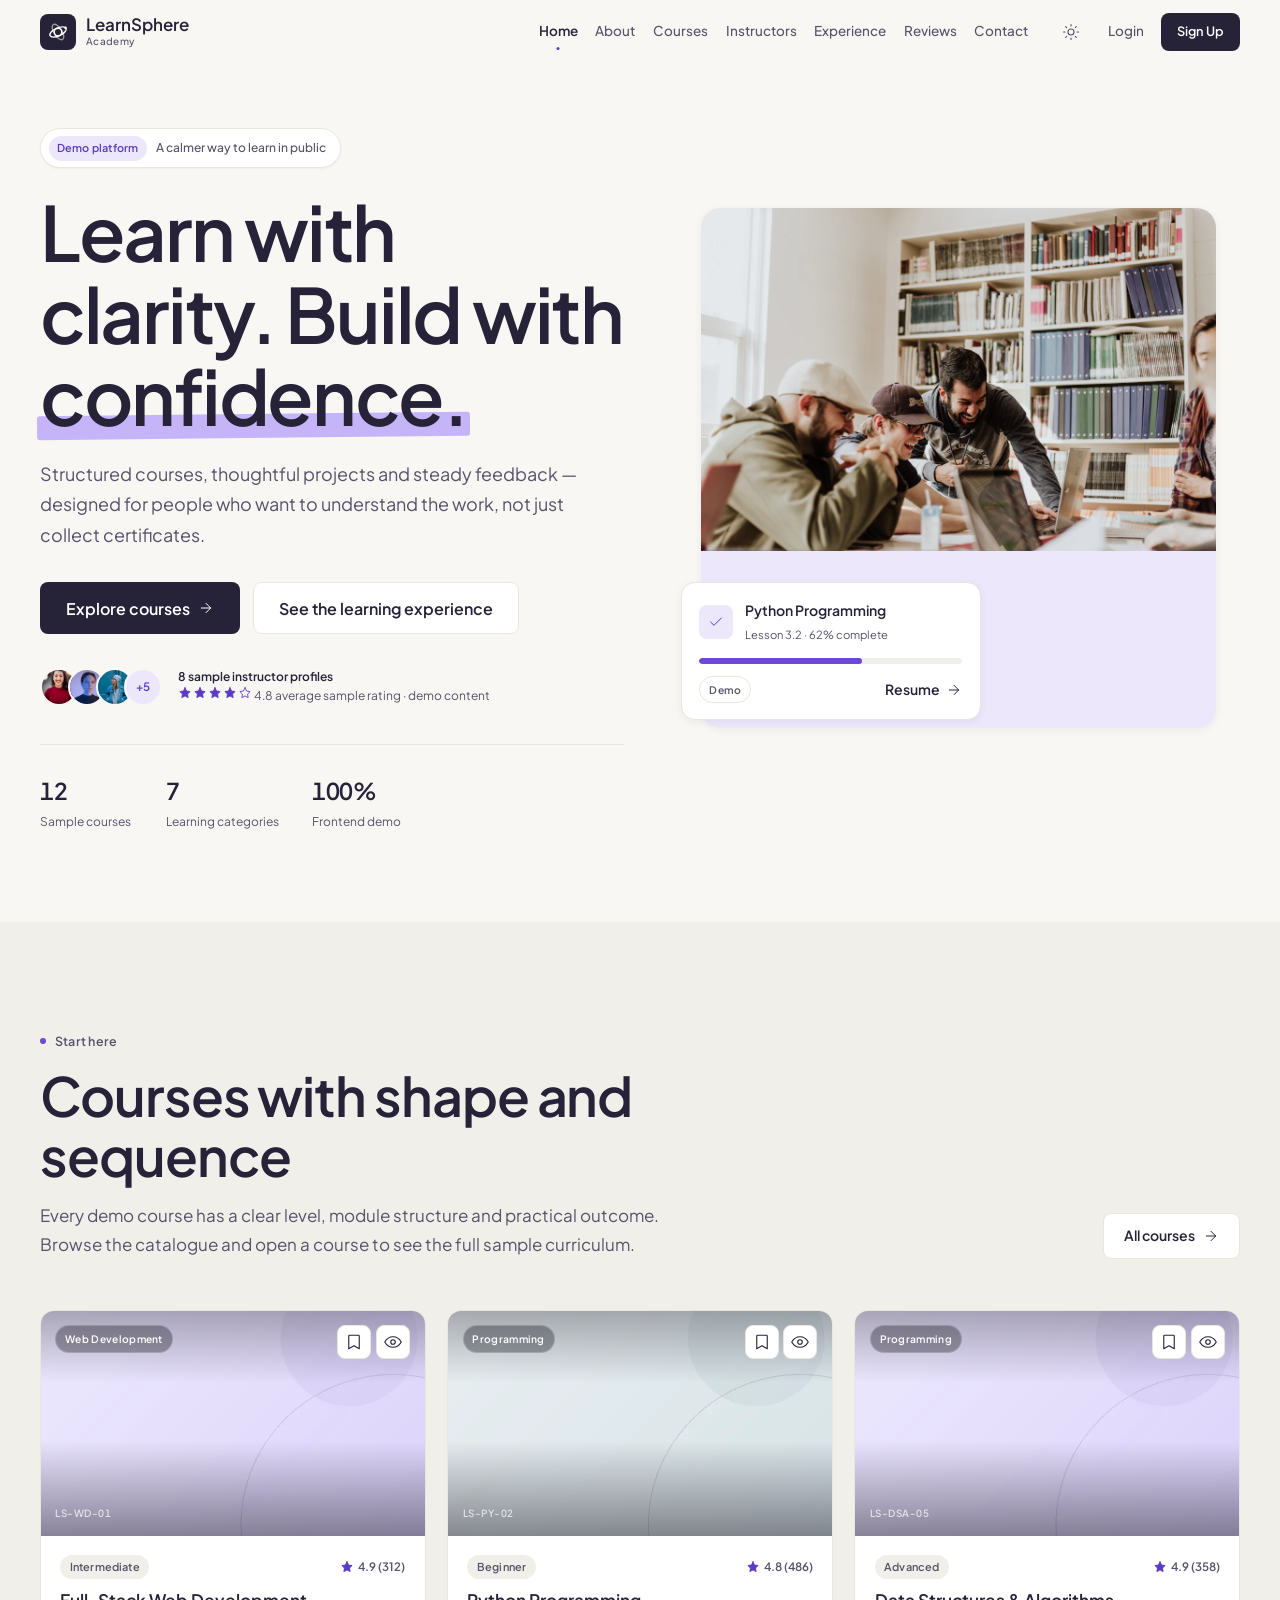
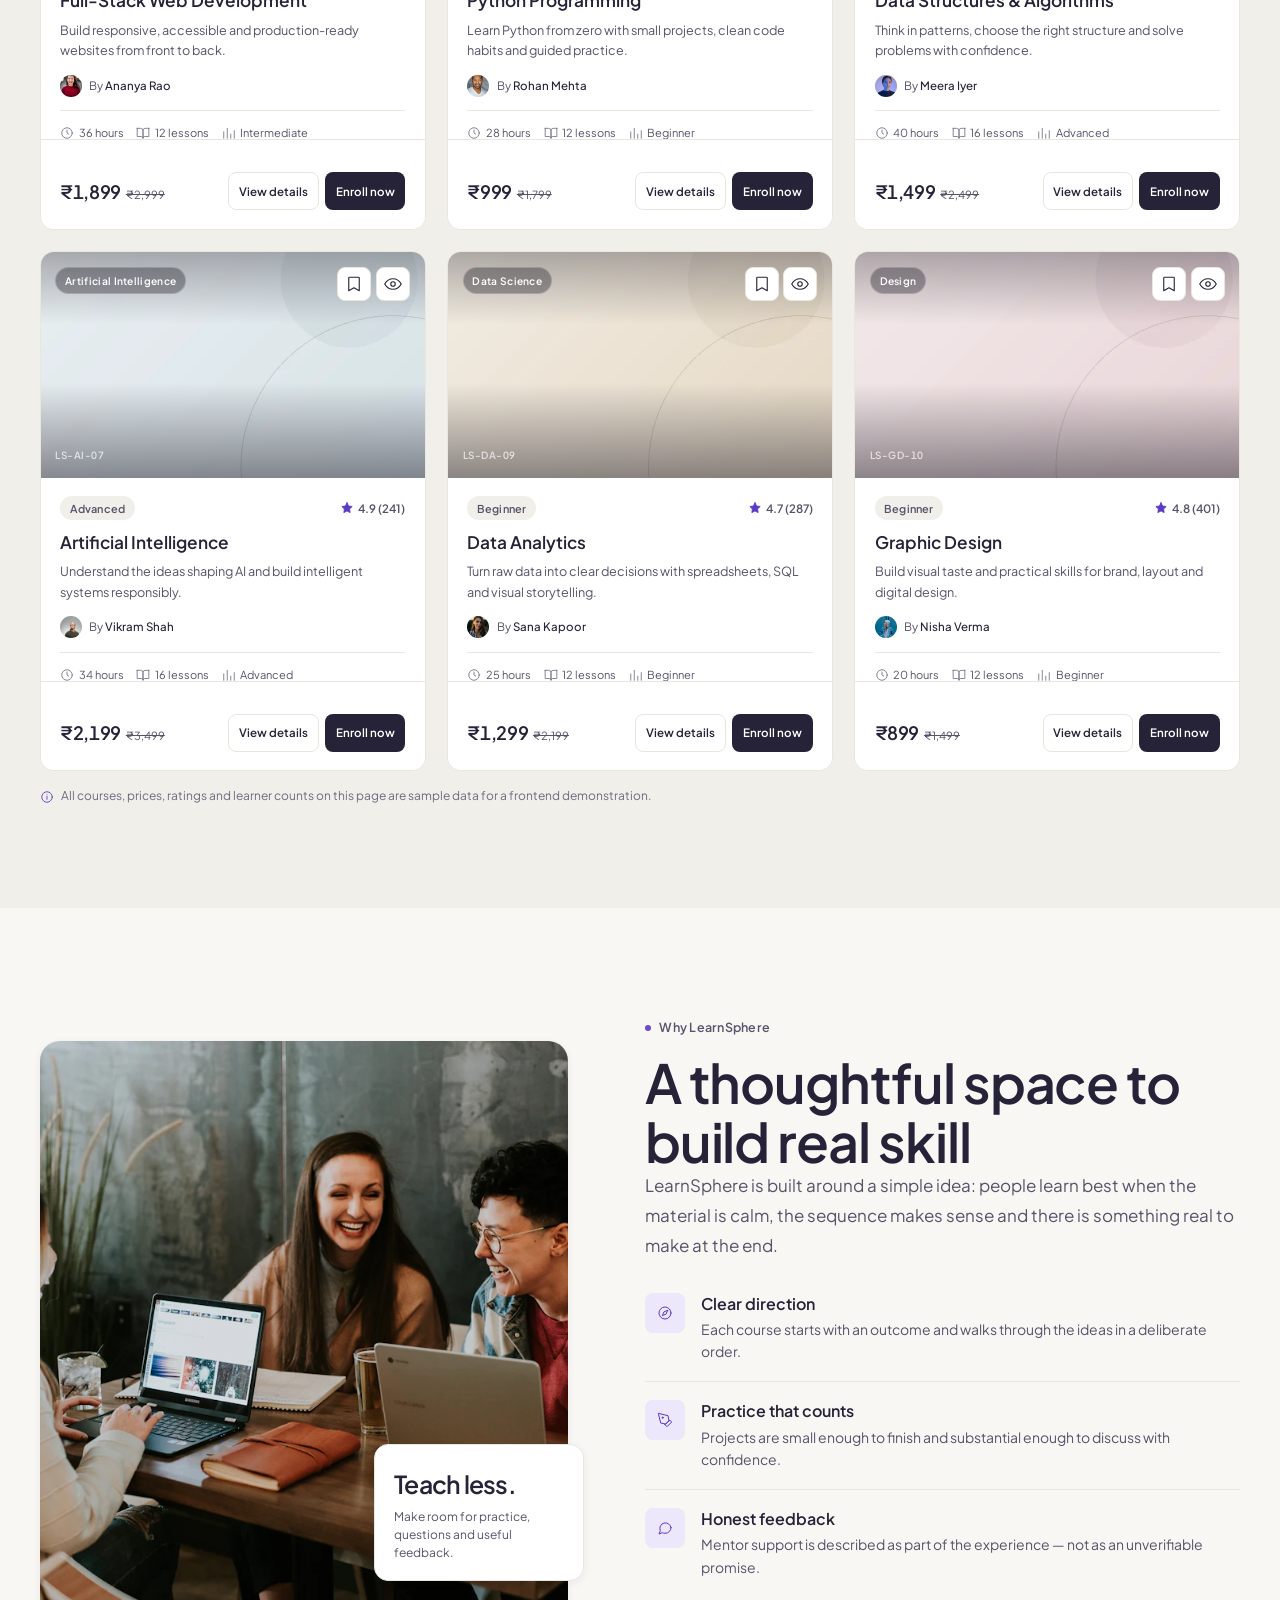
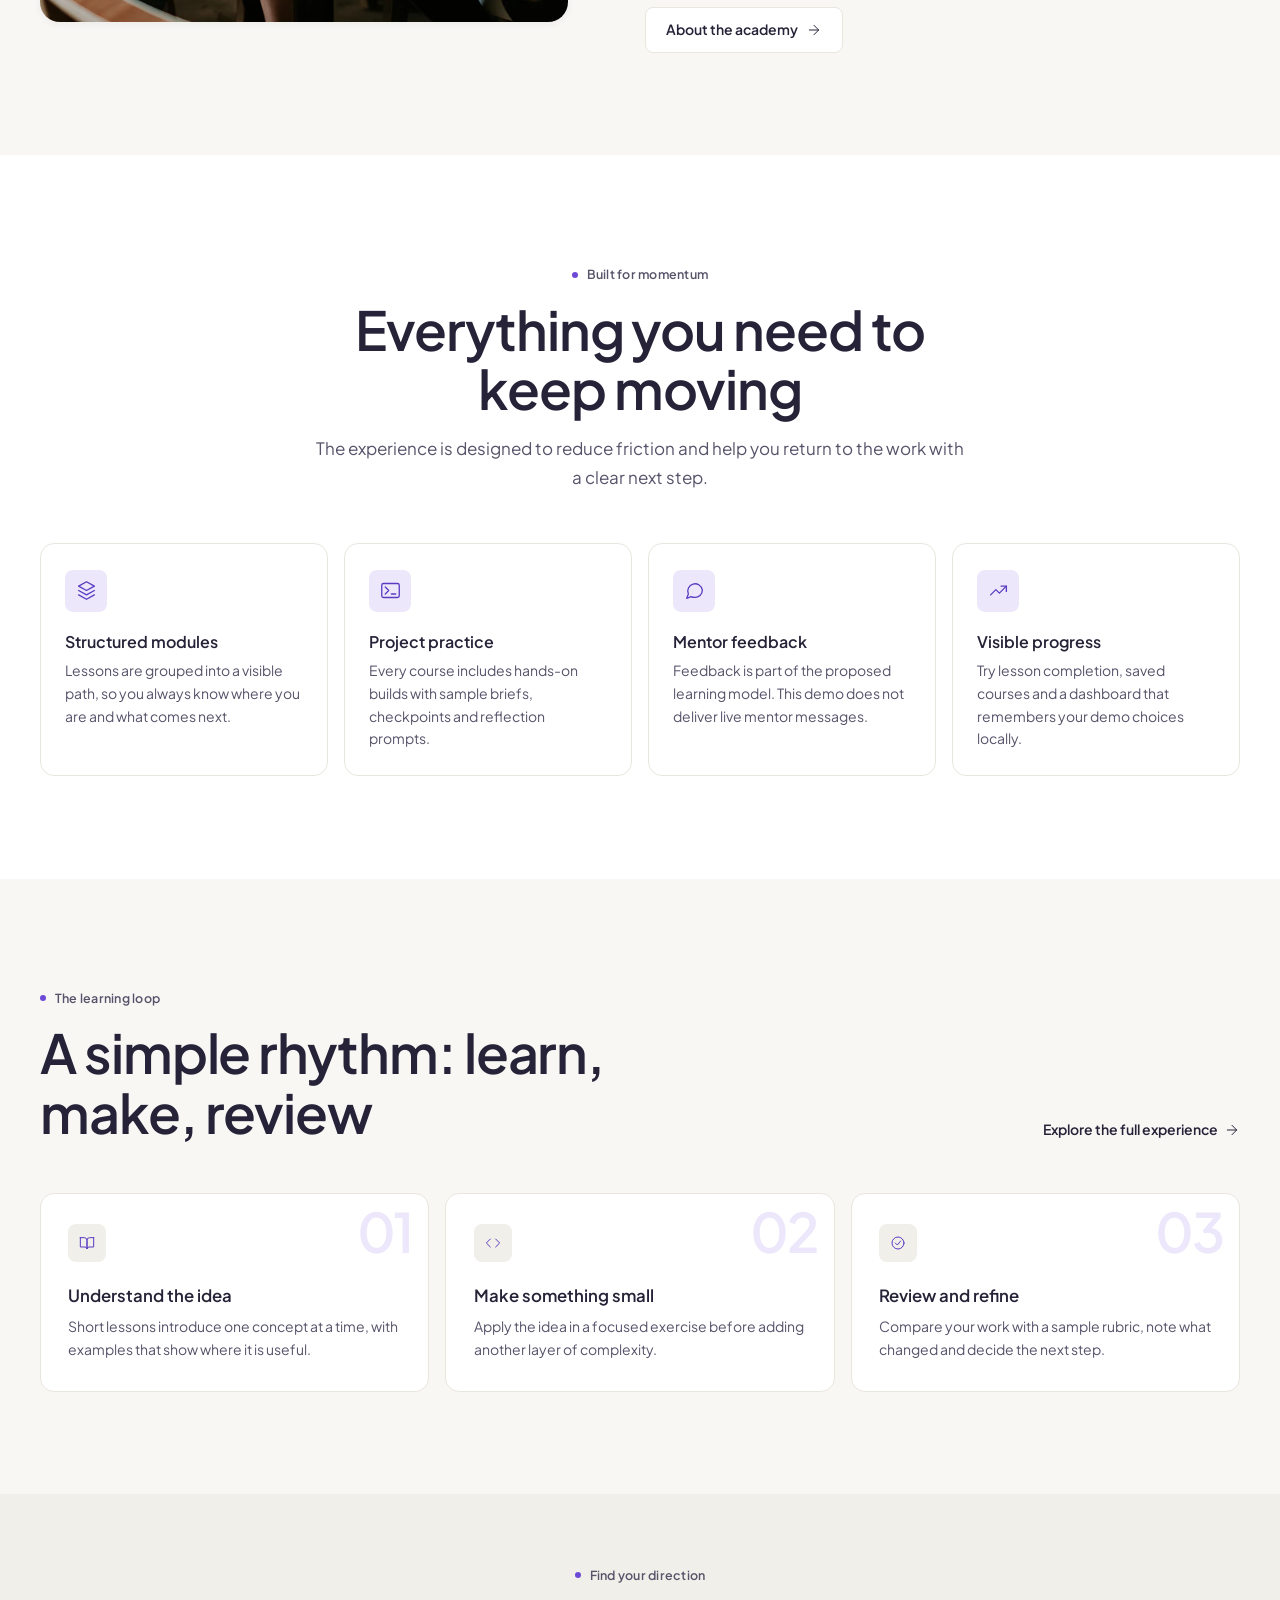
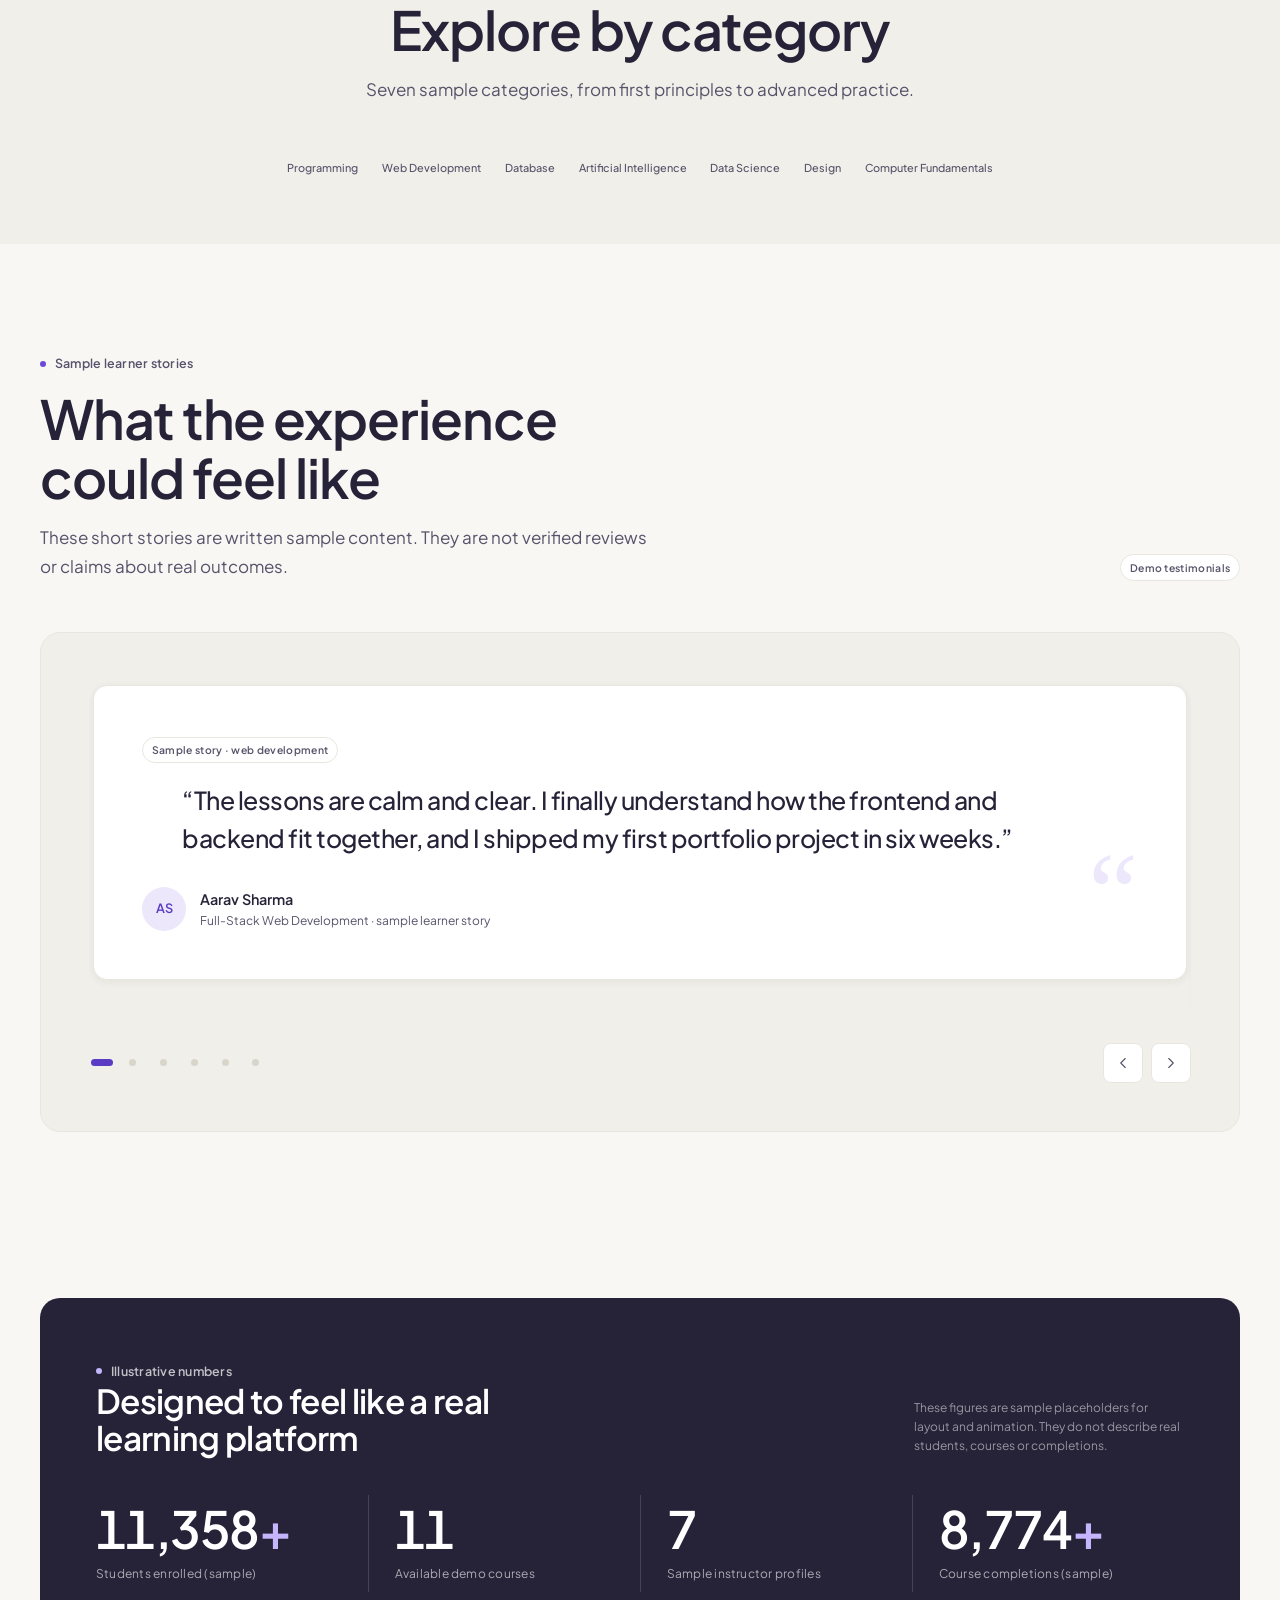
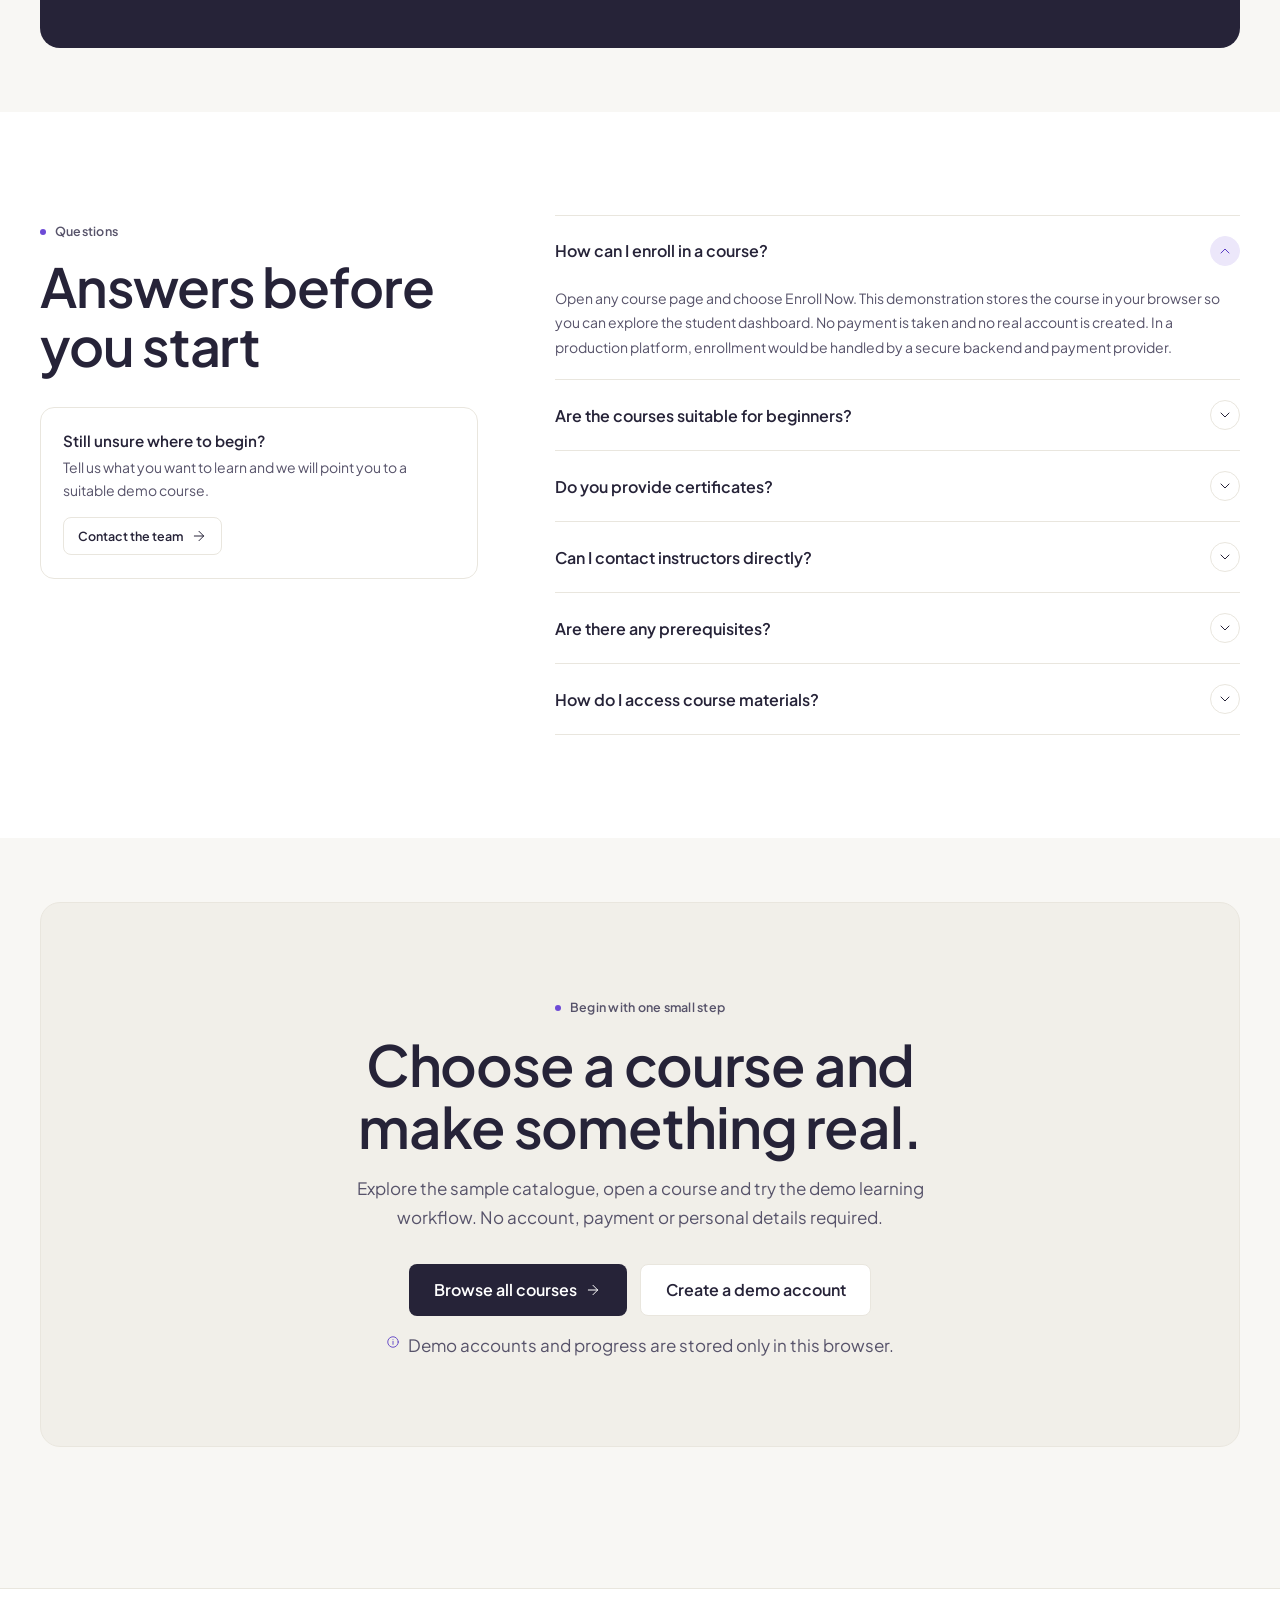
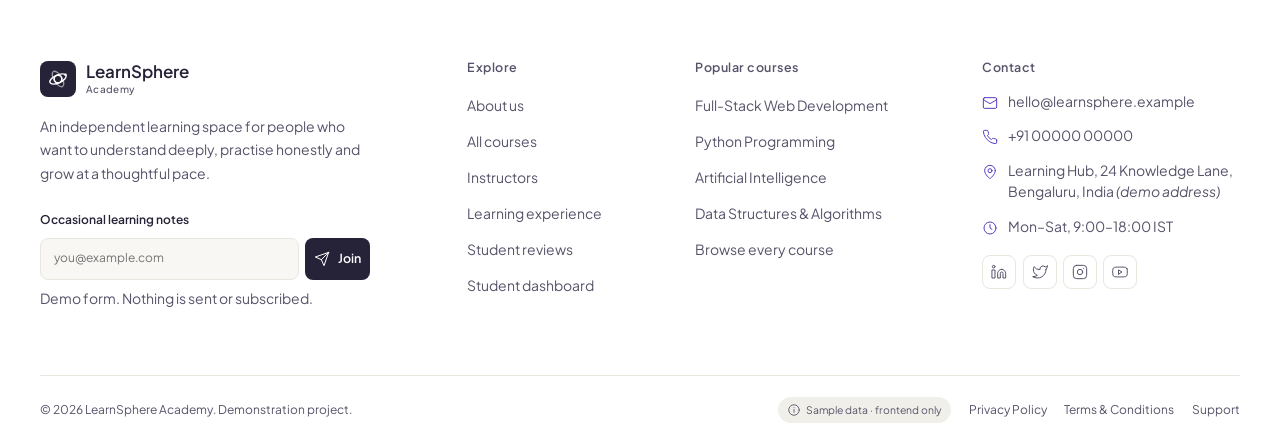
<file: index.html>
<!DOCTYPE html>
<html lang="en" data-theme="light">
<head>
  <meta charset="utf-8">
  <meta name="viewport" content="width=device-width, initial-scale=1">
  <title>LearnSphere Academy — Learn with clarity, build with confidence</title>
  <meta name="description" content="LearnSphere Academy is a demonstration EdTech website for exploring structured, project-led courses in programming, design, data and AI. Sample content only.">
  <meta name="theme-color" content="#f8f7f4">
  <link rel="icon" href="./assets/icons/favicon.svg" type="image/svg+xml">
  <link rel="preconnect" href="https://fonts.googleapis.com">
  <link rel="preconnect" href="https://fonts.gstatic.com" crossorigin>
  <link href="https://fonts.googleapis.com/css2?family=Plus+Jakarta+Sans:wght@400;500;600&display=swap" rel="stylesheet">
  <link rel="stylesheet" href="./css/variables.css">
  <link rel="stylesheet" href="./css/style.css">
  <link rel="stylesheet" href="./css/components.css">
  <link rel="stylesheet" href="./css/animations.css">
  <link rel="stylesheet" href="./css/responsive.css">
  <script>
    (function(){try{var s=localStorage.getItem('learnsphere.theme');var d=window.matchMedia('(prefers-color-scheme: dark)').matches;document.documentElement.setAttribute('data-theme',s==='dark'||s==='light'?s:(d?'dark':'light'));document.documentElement.classList.add('js');}catch(e){document.documentElement.classList.add('js');}})();
  </script>
</head>
<body data-page="home" data-root="./">
  <a class="skip-link" href="#main">Skip to content</a>
  <div id="site-header"></div>

  <main id="main">
    <!-- Hero -->
    <section class="hero">
      <div class="container">
        <div class="hero__grid">
          <div class="hero__content">
            <span class="hero-badge">
              <span class="hero-badge__tag">Demo platform</span>
              A calmer way to learn in public
            </span>
            <h1>Learn with clarity. Build with <span class="highlight-marker">confidence.</span></h1>
            <p class="hero__lead">Structured courses, thoughtful projects and steady feedback — designed for people who want to understand the work, not just collect certificates.</p>
            <div class="hero__actions">
              <a class="btn btn--primary btn--lg" href="./pages/courses.html">Explore courses <svg class="icon icon--arrow" aria-hidden="true"><use href="#i-arrow-right"></use></svg></a>
              <a class="btn btn--secondary btn--lg" href="./pages/experience.html">See the learning experience</a>
            </div>
            <div class="hero__proof">
              <div class="avatar-stack" aria-hidden="true">
                <img src="./assets/images/instructor-1.webp" alt="" width="38" height="38" loading="eager">
                <img src="./assets/images/instructor-3.webp" alt="" width="38" height="38" loading="eager">
                <img src="./assets/images/instructor-7.webp" alt="" width="38" height="38" loading="eager">
                <span>+5</span>
              </div>
              <p class="hero__proof-copy">
                <strong>8 sample instructor profiles</strong>
                <span class="stars" role="img" aria-label="4.8 out of 5 stars">
                  <svg class="icon icon--fill" aria-hidden="true"><use href="#i-star"></use></svg>
                  <svg class="icon icon--fill" aria-hidden="true"><use href="#i-star"></use></svg>
                  <svg class="icon icon--fill" aria-hidden="true"><use href="#i-star"></use></svg>
                  <svg class="icon icon--fill" aria-hidden="true"><use href="#i-star"></use></svg>
                  <svg class="icon" aria-hidden="true"><use href="#i-star"></use></svg>
                </span>
                4.8 average sample rating · demo content
              </p>
            </div>
            <div class="hero__metrics">
              <div class="hero-metric">
                <div class="hero-metric__value">12</div>
                <div class="hero-metric__label">Sample courses</div>
              </div>
              <div class="hero-metric">
                <div class="hero-metric__value">7</div>
                <div class="hero-metric__label">Learning categories</div>
              </div>
              <div class="hero-metric">
                <div class="hero-metric__value">100%</div>
                <div class="hero-metric__label">Frontend demo</div>
              </div>
            </div>
          </div>

          <div class="hero__media">
            <div class="hero__frame">
              <img src="./assets/images/hero-students.webp" alt="Illustrative photo of learners collaborating at a table" width="900" height="1100" fetchpriority="high">
            </div>
            <div class="hero-continue">
              <div class="hero-continue__head">
                <span class="hero-continue__icon" aria-hidden="true"><svg class="icon"><use href="#i-check"></use></svg></span>
                <div>
                  <div class="hero-continue__title">Python Programming</div>
                  <div class="hero-continue__meta">Lesson 3.2 · 62% complete</div>
                </div>
              </div>
              <div class="bar" role="progressbar" aria-valuenow="62" aria-valuemin="0" aria-valuemax="100" aria-label="Sample course progress"><div class="bar__fill" style="width:62%"></div></div>
              <div class="hero-continue__foot">
                <span class="demo-tag">Demo</span>
                <a class="text-link" href="./pages/course-details.html?slug=python-programming">Resume <svg class="icon icon--arrow" aria-hidden="true"><use href="#i-arrow-right"></use></svg></a>
              </div>
            </div>
          </div>
        </div>
      </div>
    </section>

    <!-- Featured courses -->
    <section class="section section--tint" id="courses">
      <div class="container">
        <div class="section-head section-head--split">
          <div class="section-head__body">
            <span class="eyebrow">Start here</span>
            <h2 class="section-title">Courses with shape and sequence</h2>
            <p class="section-lead">Every demo course has a clear level, module structure and practical outcome. Browse the catalogue and open a course to see the full sample curriculum.</p>
          </div>
          <a class="btn btn--secondary section-link" href="./pages/courses.html">All courses <svg class="icon icon--arrow" aria-hidden="true"><use href="#i-arrow-right"></use></svg></a>
        </div>
        <div class="course-grid" id="featured-courses">
          <noscript><p class="notice">JavaScript is needed to display the sample course cards. You can still open the <a href="./pages/courses.html">courses page</a>.</p></noscript>
        </div>
        <p class="demo-note"><svg class="icon" aria-hidden="true"><use href="#i-info"></use></svg><span>All courses, prices, ratings and learner counts on this page are sample data for a frontend demonstration.</span></p>
      </div>
    </section>

    <!-- About preview -->
    <section class="section">
      <div class="container">
        <div class="about-preview__grid">
          <div class="about-media">
            <div class="about-media__frame">
              <img src="./assets/images/about-collaboration.webp" alt="Illustrative photo of a small learning group working together" width="800" height="900" loading="lazy">
            </div>
            <div class="about-media__card">
              <strong>Teach less.</strong>
              <span>Make room for practice, questions and useful feedback.</span>
            </div>
          </div>
          <div class="about-preview__content">
            <span class="eyebrow">Why LearnSphere</span>
            <h2>A thoughtful space to build real skill</h2>
            <p class="lead">LearnSphere is built around a simple idea: people learn best when the material is calm, the sequence makes sense and there is something real to make at the end.</p>
            <div class="about-values">
              <div class="value-row">
                <span class="value-row__icon" aria-hidden="true"><svg class="icon"><use href="#i-compass"></use></svg></span>
                <div><h3>Clear direction</h3><p>Each course starts with an outcome and walks through the ideas in a deliberate order.</p></div>
              </div>
              <div class="value-row">
                <span class="value-row__icon" aria-hidden="true"><svg class="icon"><use href="#i-pen-tool"></use></svg></span>
                <div><h3>Practice that counts</h3><p>Projects are small enough to finish and substantial enough to discuss with confidence.</p></div>
              </div>
              <div class="value-row">
                <span class="value-row__icon" aria-hidden="true"><svg class="icon"><use href="#i-message"></use></svg></span>
                <div><h3>Honest feedback</h3><p>Mentor support is described as part of the experience — not as an unverifiable promise.</p></div>
              </div>
            </div>
            <div class="hero__actions" style="margin-top:1.8rem">
              <a class="btn btn--secondary" href="./pages/about.html">About the academy <svg class="icon icon--arrow" aria-hidden="true"><use href="#i-arrow-right"></use></svg></a>
            </div>
          </div>
        </div>
      </div>
    </section>

    <!-- Feature grid -->
    <section class="section section--surface">
      <div class="container">
        <div class="section-head section-head--center">
          <span class="eyebrow">Built for momentum</span>
          <h2 class="section-title">Everything you need to keep moving</h2>
          <p class="section-lead">The experience is designed to reduce friction and help you return to the work with a clear next step.</p>
        </div>
        <div class="feature-grid">
          <article class="feature-card reveal">
            <span class="feature-card__icon" aria-hidden="true"><svg class="icon"><use href="#i-layers"></use></svg></span>
            <h3>Structured modules</h3>
            <p>Lessons are grouped into a visible path, so you always know where you are and what comes next.</p>
          </article>
          <article class="feature-card reveal" data-delay="1">
            <span class="feature-card__icon" aria-hidden="true"><svg class="icon"><use href="#i-terminal"></use></svg></span>
            <h3>Project practice</h3>
            <p>Every course includes hands-on builds with sample briefs, checkpoints and reflection prompts.</p>
          </article>
          <article class="feature-card reveal" data-delay="2">
            <span class="feature-card__icon" aria-hidden="true"><svg class="icon"><use href="#i-message"></use></svg></span>
            <h3>Mentor feedback</h3>
            <p>Feedback is part of the proposed learning model. This demo does not deliver live mentor messages.</p>
          </article>
          <article class="feature-card reveal" data-delay="3">
            <span class="feature-card__icon" aria-hidden="true"><svg class="icon"><use href="#i-trending"></use></svg></span>
            <h3>Visible progress</h3>
            <p>Try lesson completion, saved courses and a dashboard that remembers your demo choices locally.</p>
          </article>
        </div>
      </div>
    </section>

    <!-- Journey -->
    <section class="section">
      <div class="container">
        <div class="section-head section-head--split">
          <div class="section-head__body">
            <span class="eyebrow">The learning loop</span>
            <h2 class="section-title">A simple rhythm: learn, make, review</h2>
          </div>
          <a class="text-link" href="./pages/experience.html">Explore the full experience <svg class="icon icon--arrow" aria-hidden="true"><use href="#i-arrow-right"></use></svg></a>
        </div>
        <div class="journey-grid">
          <article class="journey-step" data-step="01">
            <span class="journey-step__icon" aria-hidden="true"><svg class="icon"><use href="#i-book-open"></use></svg></span>
            <h3>Understand the idea</h3>
            <p>Short lessons introduce one concept at a time, with examples that show where it is useful.</p>
          </article>
          <article class="journey-step" data-step="02">
            <span class="journey-step__icon" aria-hidden="true"><svg class="icon"><use href="#i-code"></use></svg></span>
            <h3>Make something small</h3>
            <p>Apply the idea in a focused exercise before adding another layer of complexity.</p>
          </article>
          <article class="journey-step" data-step="03">
            <span class="journey-step__icon" aria-hidden="true"><svg class="icon"><use href="#i-check-circle"></use></svg></span>
            <h3>Review and refine</h3>
            <p>Compare your work with a sample rubric, note what changed and decide the next step.</p>
          </article>
        </div>
      </div>
    </section>

    <!-- Categories -->
    <section class="section section--tight section--lavender">
      <div class="container">
        <div class="section-head section-head--center">
          <span class="eyebrow">Find your direction</span>
          <h2 class="section-title">Explore by category</h2>
          <p class="section-lead">Seven sample categories, from first principles to advanced practice.</p>
        </div>
        <div class="chip-row" style="justify-content:center">
          <a class="chip" href="./pages/courses.html?category=Programming">Programming</a>
          <a class="chip" href="./pages/courses.html?category=Web%20Development">Web Development</a>
          <a class="chip" href="./pages/courses.html?category=Database">Database</a>
          <a class="chip" href="./pages/courses.html?category=Artificial%20Intelligence">Artificial Intelligence</a>
          <a class="chip" href="./pages/courses.html?category=Data%20Science">Data Science</a>
          <a class="chip" href="./pages/courses.html?category=Design">Design</a>
          <a class="chip" href="./pages/courses.html?category=Computer%20Fundamentals">Computer Fundamentals</a>
        </div>
      </div>
    </section>

    <!-- Testimonials -->
    <section class="section">
      <div class="container">
        <div class="section-head section-head--split">
          <div class="section-head__body">
            <span class="eyebrow">Sample learner stories</span>
            <h2 class="section-title">What the experience could feel like</h2>
            <p class="section-lead">These short stories are written sample content. They are not verified reviews or claims about real outcomes.</p>
          </div>
          <span class="demo-tag">Demo testimonials</span>
        </div>

        <div class="testimonial-panel reveal" data-testimonial data-interval="7000">
          <div class="testimonial-slider">
            <div class="testimonial-track">
              <div class="testimonial-slide" role="group" aria-roledescription="slide" aria-label="1 of 6">
                <article class="testimonial-card">
                  <div>
                    <span class="demo-tag">Sample story · web development</span>
                    <blockquote class="testimonial-card__quote">“The lessons are calm and clear. I finally understand how the frontend and backend fit together, and I shipped my first portfolio project in six weeks.”</blockquote>
                    <div class="testimonial-card__footer">
                      <span class="testimonial-card__avatar" aria-hidden="true">AS</span>
                      <div><div class="testimonial-card__name">Aarav Sharma</div><div class="testimonial-card__meta">Full-Stack Web Development · sample learner story</div></div>
                    </div>
                  </div>
                  <div class="testimonial-card__mark" aria-hidden="true">“</div>
                </article>
              </div>
              <div class="testimonial-slide" role="group" aria-roledescription="slide" aria-label="2 of 6">
                <article class="testimonial-card">
                  <div>
                    <span class="demo-tag">Sample story · Python</span>
                    <blockquote class="testimonial-card__quote">“I came in knowing nothing and now I automate small reports at work. The projects made the concepts stick far better than watching endless tutorials.”</blockquote>
                    <div class="testimonial-card__footer">
                      <span class="testimonial-card__avatar" aria-hidden="true">PM</span>
                      <div><div class="testimonial-card__name">Priya Menon</div><div class="testimonial-card__meta">Python Programming · sample learner story</div></div>
                    </div>
                  </div>
                  <div class="testimonial-card__mark" aria-hidden="true">“</div>
                </article>
              </div>
              <div class="testimonial-slide" role="group" aria-roledescription="slide" aria-label="3 of 6">
                <article class="testimonial-card">
                  <div>
                    <span class="demo-tag">Sample story · algorithms</span>
                    <blockquote class="testimonial-card__quote">“The visual explanations changed how I approach problems. Instead of memorising answers, I can actually reason about the right data structure.”</blockquote>
                    <div class="testimonial-card__footer">
                      <span class="testimonial-card__avatar" aria-hidden="true">DP</span>
                      <div><div class="testimonial-card__name">Dev Patel</div><div class="testimonial-card__meta">Data Structures &amp; Algorithms · sample learner story</div></div>
                    </div>
                  </div>
                  <div class="testimonial-card__mark" aria-hidden="true">“</div>
                </article>
              </div>
              <div class="testimonial-slide" role="group" aria-roledescription="slide" aria-label="4 of 6">
                <article class="testimonial-card">
                  <div>
                    <span class="demo-tag">Sample story · design</span>
                    <blockquote class="testimonial-card__quote">“Honest critique made the biggest difference. My work looks more intentional now, and I have a brand project I am genuinely proud to show.”</blockquote>
                    <div class="testimonial-card__footer">
                      <span class="testimonial-card__avatar" aria-hidden="true">SK</span>
                      <div><div class="testimonial-card__name">Sara Khan</div><div class="testimonial-card__meta">Graphic Design · sample learner story</div></div>
                    </div>
                  </div>
                  <div class="testimonial-card__mark" aria-hidden="true">“</div>
                </article>
              </div>
              <div class="testimonial-slide" role="group" aria-roledescription="slide" aria-label="5 of 6">
                <article class="testimonial-card">
                  <div>
                    <span class="demo-tag">Sample story · analytics</span>
                    <blockquote class="testimonial-card__quote">“The course taught me to ask better questions before opening a chart. That shift has been useful in every project since.”</blockquote>
                    <div class="testimonial-card__footer">
                      <span class="testimonial-card__avatar" aria-hidden="true">NV</span>
                      <div><div class="testimonial-card__name">Nikhil Verma</div><div class="testimonial-card__meta">Data Analytics · sample learner story</div></div>
                    </div>
                  </div>
                  <div class="testimonial-card__mark" aria-hidden="true">“</div>
                </article>
              </div>
              <div class="testimonial-slide" role="group" aria-roledescription="slide" aria-label="6 of 6">
                <article class="testimonial-card">
                  <div>
                    <span class="demo-tag">Sample story · AI</span>
                    <blockquote class="testimonial-card__quote">“Rigorous without being intimidating. I especially appreciated the focus on evaluation and limitations, not just building something that looks clever.”</blockquote>
                    <div class="testimonial-card__footer">
                      <span class="testimonial-card__avatar" aria-hidden="true">AD</span>
                      <div><div class="testimonial-card__name">Ananya Das</div><div class="testimonial-card__meta">Artificial Intelligence · sample learner story</div></div>
                    </div>
                  </div>
                  <div class="testimonial-card__mark" aria-hidden="true">“</div>
                </article>
              </div>
            </div>
          </div>
          <div class="testimonial-controls">
            <div class="testimonial-dots" data-slider-dots aria-label="Choose a testimonial"></div>
            <div class="testimonial-arrows">
              <button class="icon-btn icon-btn--bordered" type="button" data-slider-prev aria-label="Previous testimonial">
                <svg class="icon" aria-hidden="true"><use href="#i-chevron-left"></use></svg>
              </button>
              <button class="icon-btn icon-btn--bordered" type="button" data-slider-next aria-label="Next testimonial">
                <svg class="icon" aria-hidden="true"><use href="#i-chevron-right"></use></svg>
              </button>
            </div>
          </div>
        </div>
      </div>
    </section>

    <!-- Stats -->
    <section class="section section--tight">
      <div class="container">
        <div class="stats-band reveal">
          <div class="stats-band__head">
            <div>
              <span class="eyebrow eyebrow--light">Illustrative numbers</span>
              <h2>Designed to feel like a real learning platform</h2>
            </div>
            <p class="stats-band__note">These figures are sample placeholders for layout and animation. They do not describe real students, courses or completions.</p>
          </div>
          <div class="stats-grid">
            <div class="stat">
              <div class="stat__value"><span data-count="12480">0</span><span class="suffix">+</span></div>
              <div class="stat__label">Students enrolled (sample)</div>
            </div>
            <div class="stat">
              <div class="stat__value"><span data-count="12">0</span></div>
              <div class="stat__label">Available demo courses</div>
            </div>
            <div class="stat">
              <div class="stat__value"><span data-count="8">0</span></div>
              <div class="stat__label">Sample instructor profiles</div>
            </div>
            <div class="stat">
              <div class="stat__value"><span data-count="9640">0</span><span class="suffix">+</span></div>
              <div class="stat__label">Course completions (sample)</div>
            </div>
          </div>
        </div>
      </div>
    </section>

    <!-- FAQ -->
    <section class="section section--surface">
      <div class="container">
        <div class="faq-layout">
          <div class="faq-aside">
            <span class="eyebrow">Questions</span>
            <h2>Answers before you start</h2>
            <div class="faq-aside__card">
              <h3>Still unsure where to begin?</h3>
              <p>Tell us what you want to learn and we will point you to a suitable demo course.</p>
              <a class="btn btn--secondary btn--sm" href="./pages/contact.html">Contact the team <svg class="icon icon--arrow" aria-hidden="true"><use href="#i-arrow-right"></use></svg></a>
            </div>
          </div>
          <div class="accordion" data-accordion data-accordion-single>
            <div class="accordion-item is-open">
              <button class="accordion-trigger" type="button">How can I enroll in a course?<span class="accordion-trigger__icon" aria-hidden="true"><svg class="icon"><use href="#i-chevron-down"></use></svg></span></button>
              <div class="accordion-panel"><div class="accordion-panel__inner"><div class="accordion-panel__content"><p>Open any course page and choose Enroll Now. This demonstration stores the course in your browser so you can explore the student dashboard. No payment is taken and no real account is created. In a production platform, enrollment would be handled by a secure backend and payment provider.</p></div></div></div>
            </div>
            <div class="accordion-item">
              <button class="accordion-trigger" type="button">Are the courses suitable for beginners?<span class="accordion-trigger__icon" aria-hidden="true"><svg class="icon"><use href="#i-chevron-down"></use></svg></span></button>
              <div class="accordion-panel"><div class="accordion-panel__inner"><div class="accordion-panel__content"><p>Several courses are designed for complete beginners, including Python Programming, Graphic Design, Data Analytics and Computer Fundamentals. Each course page lists a skill level and suggested requirements so you can choose a comfortable starting point.</p></div></div></div>
            </div>
            <div class="accordion-item">
              <button class="accordion-trigger" type="button">Do you provide certificates?<span class="accordion-trigger__icon" aria-hidden="true"><svg class="icon"><use href="#i-chevron-down"></use></svg></span></button>
              <div class="accordion-panel"><div class="accordion-panel__inner"><div class="accordion-panel__content"><p>Course pages describe certificate eligibility as part of the learning experience. This preview does not issue real certificates. A production version would generate a verifiable certificate only after the required lessons and assessments are completed.</p></div></div></div>
            </div>
            <div class="accordion-item">
              <button class="accordion-trigger" type="button">Can I contact instructors directly?<span class="accordion-trigger__icon" aria-hidden="true"><svg class="icon"><use href="#i-chevron-down"></use></svg></span></button>
              <div class="accordion-panel"><div class="accordion-panel__inner"><div class="accordion-panel__content"><p>The platform is designed around structured mentor support, office hours and doubt-solving sessions. In this frontend demonstration, messages are stored locally and are not delivered to anyone. Instructor profiles are sample profiles for design preview only.</p></div></div></div>
            </div>
            <div class="accordion-item">
              <button class="accordion-trigger" type="button">Are there any prerequisites?<span class="accordion-trigger__icon" aria-hidden="true"><svg class="icon"><use href="#i-chevron-down"></use></svg></span></button>
              <div class="accordion-panel"><div class="accordion-panel__inner"><div class="accordion-panel__content"><p>Prerequisites vary by course. Foundational courses assume no prior knowledge, while advanced courses such as Machine Learning and Artificial Intelligence recommend comfort with Python and basic algebra. Check the Requirements section on each course page.</p></div></div></div>
            </div>
            <div class="accordion-item">
              <button class="accordion-trigger" type="button">How do I access course materials?<span class="accordion-trigger__icon" aria-hidden="true"><svg class="icon"><use href="#i-chevron-down"></use></svg></span></button>
              <div class="accordion-panel"><div class="accordion-panel__inner"><div class="accordion-panel__content"><p>After enrollment, learners would access lessons, resources and progress tracking from their dashboard. In this demonstration, lesson completion is saved in your browser storage so the experience persists when you return on the same device.</p></div></div></div>
            </div>
          </div>
        </div>
      </div>
    </section>

    <!-- CTA -->
    <section class="section section--tight">
      <div class="container">
        <div class="cta-panel">
          <div class="cta-panel__inner">
            <span class="eyebrow">Begin with one small step</span>
            <h2>Choose a course and make something real.</h2>
            <p>Explore the sample catalogue, open a course and try the demo learning workflow. No account, payment or personal details required.</p>
            <div class="cta-panel__actions">
              <a class="btn btn--primary btn--lg" href="./pages/courses.html">Browse all courses <svg class="icon icon--arrow" aria-hidden="true"><use href="#i-arrow-right"></use></svg></a>
              <a class="btn btn--secondary btn--lg" href="./pages/signup.html">Create a demo account</a>
            </div>
            <p class="demo-note" style="justify-content:center"><svg class="icon" aria-hidden="true"><use href="#i-info"></use></svg><span>Demo accounts and progress are stored only in this browser.</span></p>
          </div>
        </div>
      </div>
    </section>
  </main>

  <div id="site-footer"></div>

  <script src="./js/icons.js"></script>
  <script src="./js/storage.js"></script>
  <script src="./js/data.js"></script>
  <script src="./js/theme.js"></script>
  <script src="./js/components.js"></script>
  <script src="./js/navigation.js"></script>
  <script src="./js/animations.js"></script>
  <script src="./js/courses.js"></script>
  <script src="./js/instructors.js"></script>
  <script src="./js/forms.js"></script>
  <script src="./js/main.js"></script>
</body>
</html>
</file>
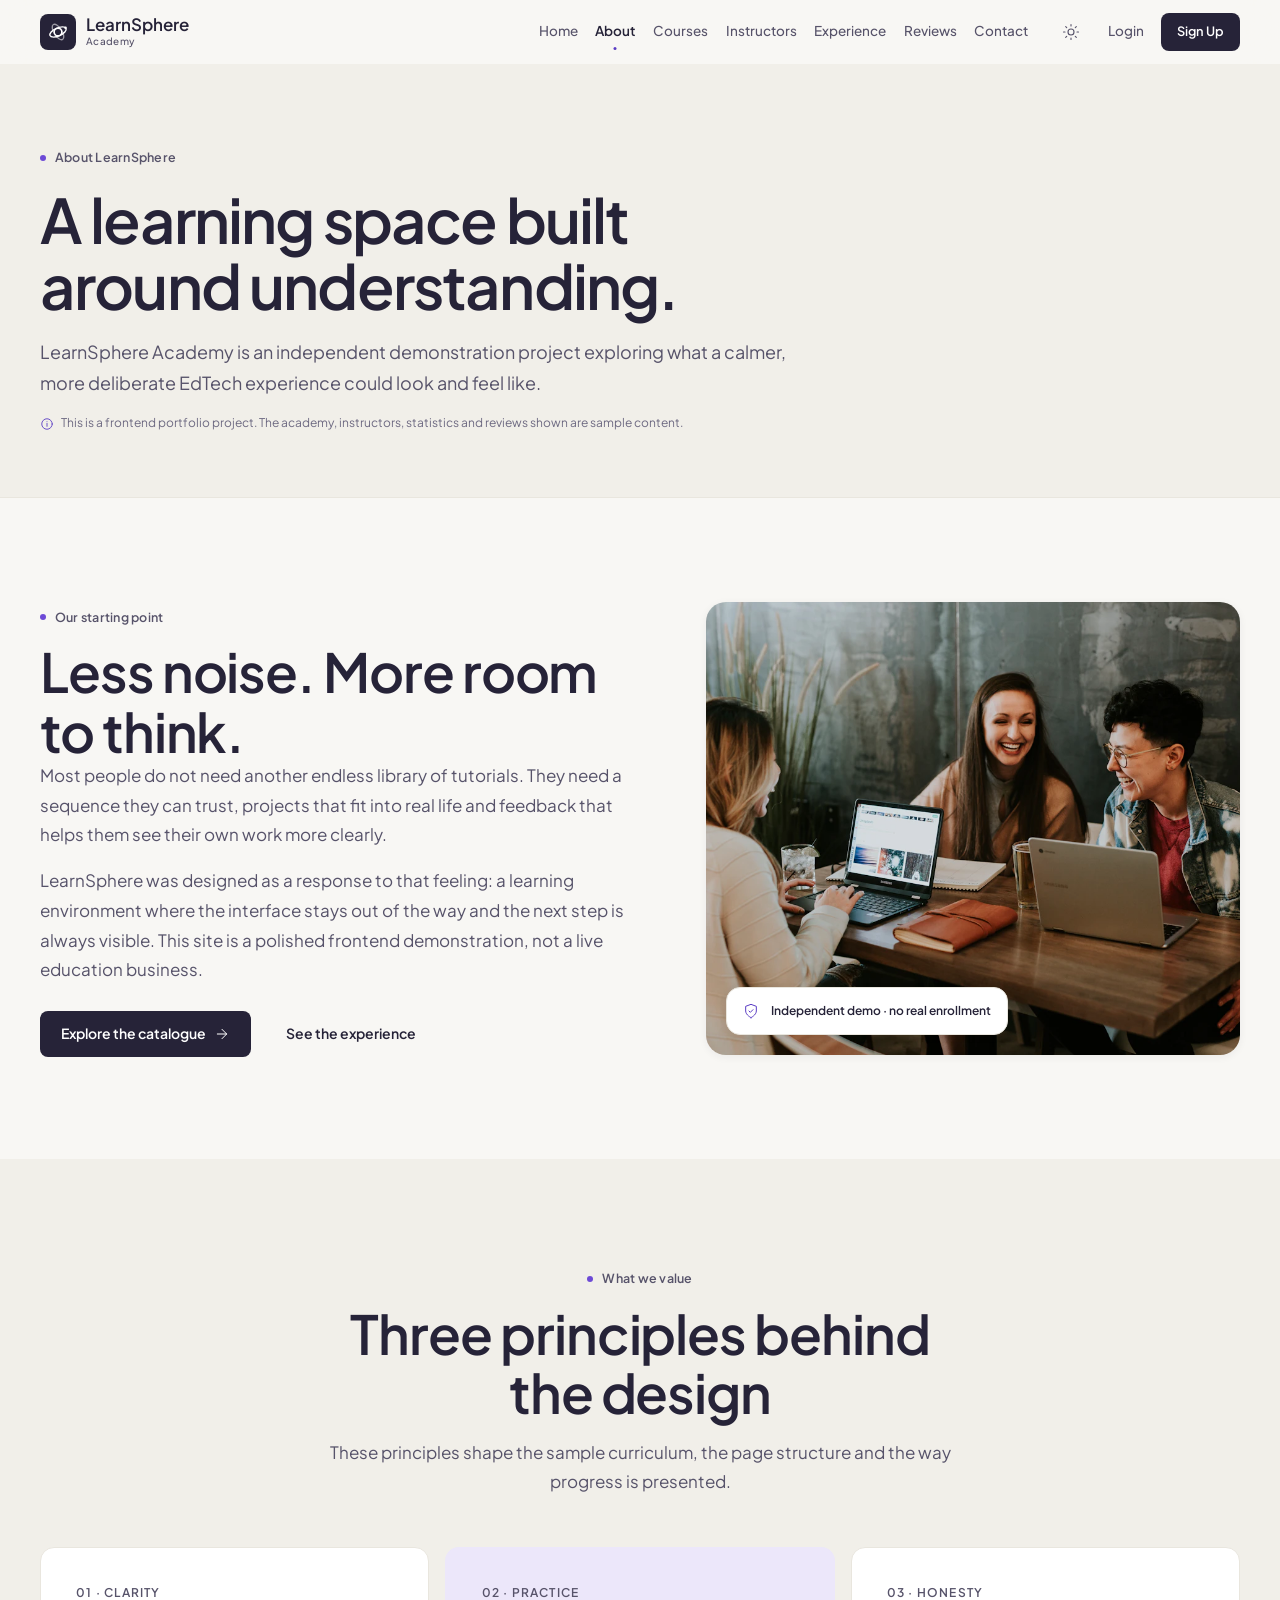
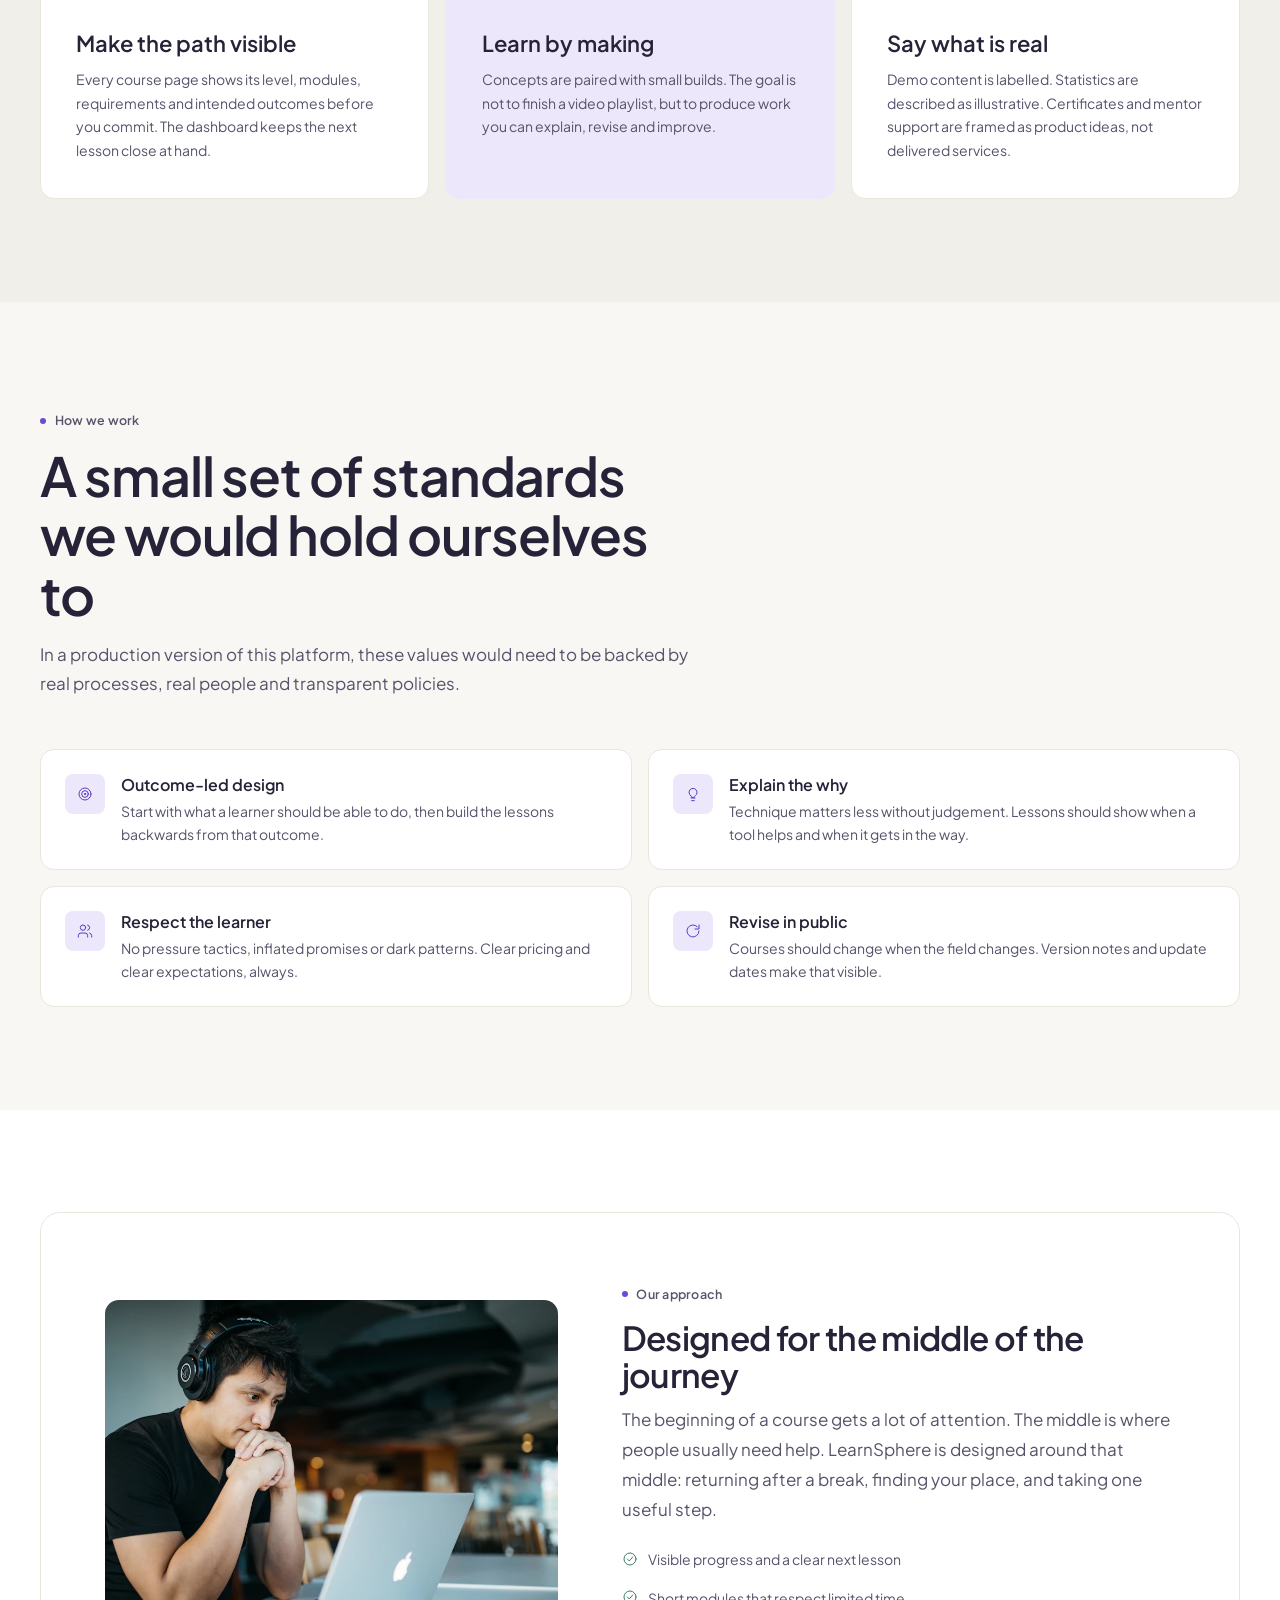
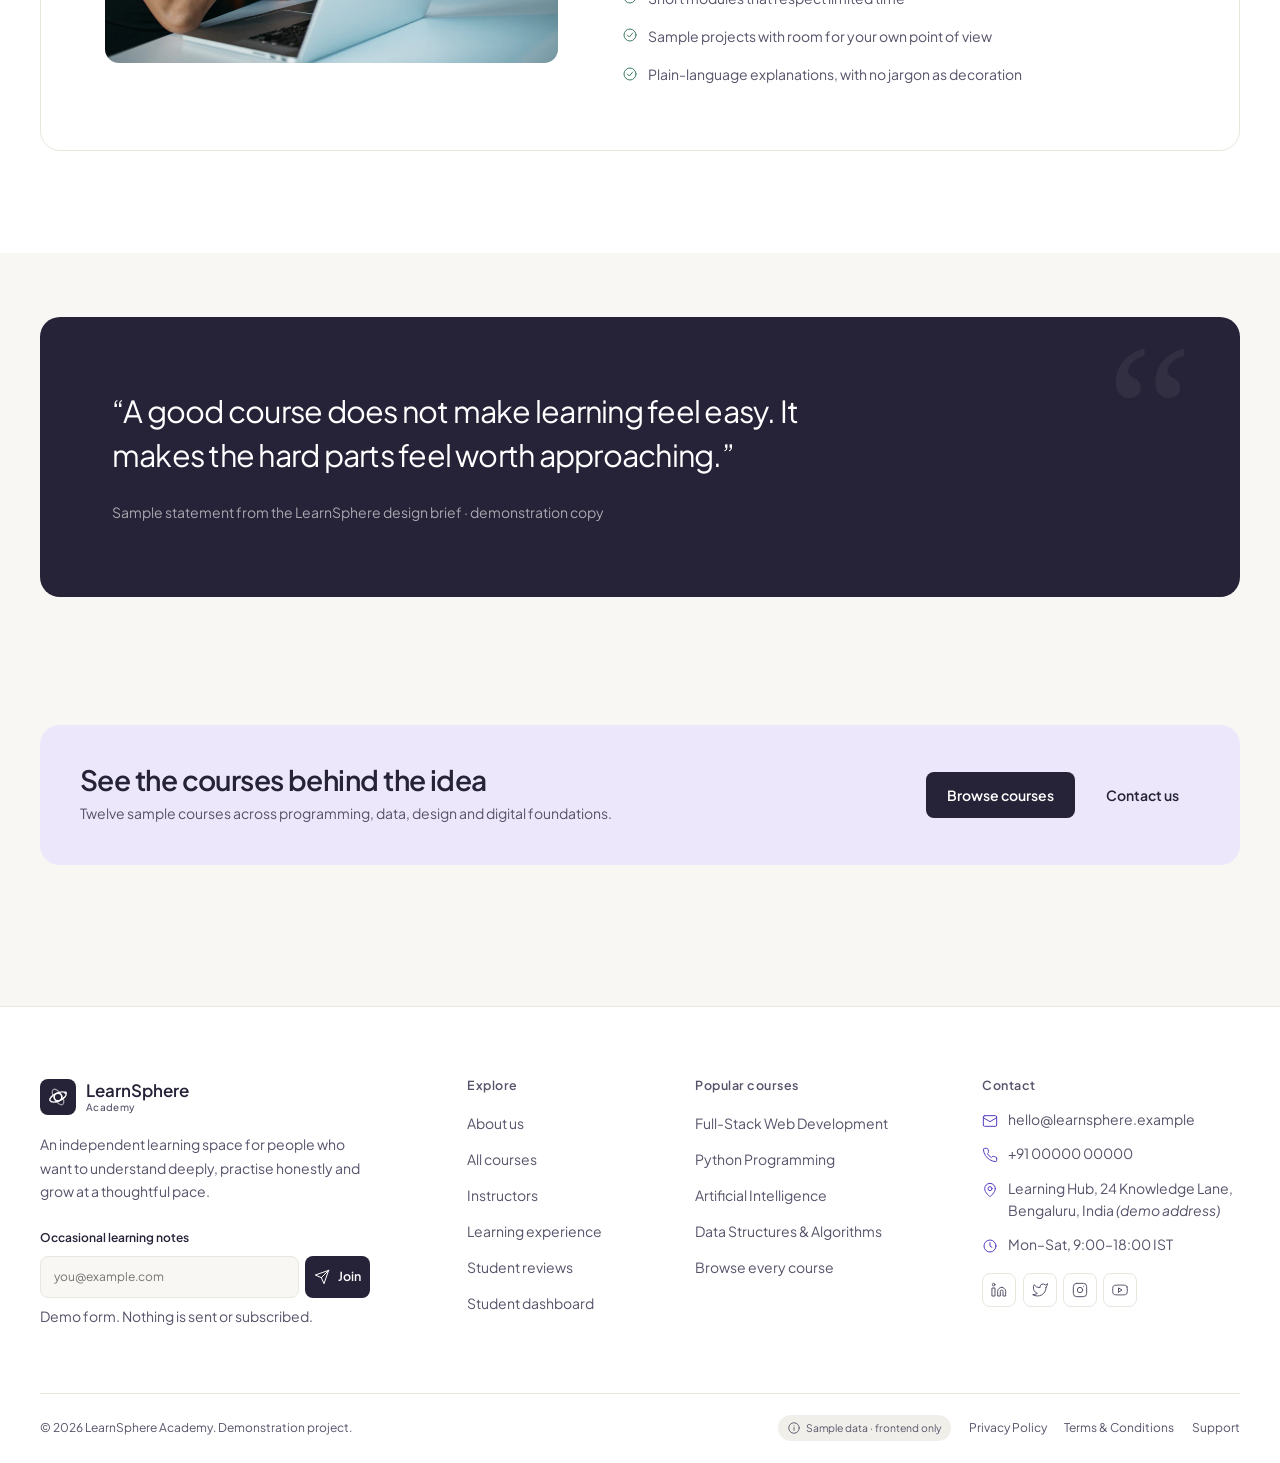
<file: pages/about.html>
<!DOCTYPE html>
<html lang="en" data-theme="light">
<head>
  <meta charset="utf-8">
  <meta name="viewport" content="width=device-width, initial-scale=1">
  <title>About — LearnSphere Academy</title>
  <meta name="description" content="Learn about the idea behind LearnSphere Academy, a demonstration learning platform built around clarity, practice and honest feedback. Sample content only.">
  <meta name="theme-color" content="#f8f7f4">
  <link rel="icon" href="../assets/icons/favicon.svg" type="image/svg+xml">
  <link rel="preconnect" href="https://fonts.googleapis.com">
  <link rel="preconnect" href="https://fonts.gstatic.com" crossorigin>
  <link href="https://fonts.googleapis.com/css2?family=Plus+Jakarta+Sans:wght@400;500;600&display=swap" rel="stylesheet">
  <link rel="stylesheet" href="../css/variables.css">
  <link rel="stylesheet" href="../css/style.css">
  <link rel="stylesheet" href="../css/components.css">
  <link rel="stylesheet" href="../css/animations.css">
  <link rel="stylesheet" href="../css/responsive.css">
  <script>
    (function(){try{var s=localStorage.getItem('learnsphere.theme');var d=window.matchMedia('(prefers-color-scheme: dark)').matches;document.documentElement.setAttribute('data-theme',s==='dark'||s==='light'?s:(d?'dark':'light'));document.documentElement.classList.add('js');}catch(e){document.documentElement.classList.add('js');}})();
  </script>
</head>
<body data-page="about" data-root="../">
  <a class="skip-link" href="#main">Skip to content</a>
  <div id="site-header"></div>

  <main id="main">
    <section class="page-hero">
      <div class="container page-hero__inner">
        <div class="page-hero__content">
          <span class="eyebrow">About LearnSphere</span>
          <h1>A learning space built around understanding.</h1>
          <p class="page-hero__lead">LearnSphere Academy is an independent demonstration project exploring what a calmer, more deliberate EdTech experience could look and feel like.</p>
          <p class="demo-note"><svg class="icon" aria-hidden="true"><use href="#i-info"></use></svg><span>This is a frontend portfolio project. The academy, instructors, statistics and reviews shown are sample content.</span></p>
        </div>
      </div>
    </section>

    <section class="section">
      <div class="container">
        <div class="about-story">
          <div class="about-story__content">
            <span class="eyebrow">Our starting point</span>
            <h2>Less noise. More room to think.</h2>
            <p class="lead">Most people do not need another endless library of tutorials. They need a sequence they can trust, projects that fit into real life and feedback that helps them see their own work more clearly.</p>
            <p class="lead" style="margin-top:1rem">LearnSphere was designed as a response to that feeling: a learning environment where the interface stays out of the way and the next step is always visible. This site is a polished frontend demonstration, not a live education business.</p>
            <div class="hero__actions" style="margin-top:1.6rem">
              <a class="btn btn--primary" href="../pages/courses.html">Explore the catalogue <svg class="icon icon--arrow" aria-hidden="true"><use href="#i-arrow-right"></use></svg></a>
              <a class="btn btn--ghost" href="../pages/experience.html">See the experience</a>
            </div>
          </div>
          <div class="about-story__media">
            <img src="../assets/images/about-collaboration.webp" alt="Illustrative photo of learners collaborating around a table" width="900" height="760" loading="lazy">
            <div class="about-story__badge">
              <svg class="icon" aria-hidden="true"><use href="#i-shield"></use></svg>
              Independent demo · no real enrollment
            </div>
          </div>
        </div>
      </div>
    </section>

    <section class="section section--tint">
      <div class="container">
        <div class="section-head section-head--center">
          <span class="eyebrow">What we value</span>
          <h2 class="section-title">Three principles behind the design</h2>
          <p class="section-lead">These principles shape the sample curriculum, the page structure and the way progress is presented.</p>
        </div>
        <div class="pillar-grid">
          <article class="pillar-card reveal">
            <div class="pillar-card__index">01 · CLARITY</div>
            <h3>Make the path visible</h3>
            <p>Every course page shows its level, modules, requirements and intended outcomes before you commit. The dashboard keeps the next lesson close at hand.</p>
          </article>
          <article class="pillar-card pillar-card--accent reveal" data-delay="1">
            <div class="pillar-card__index">02 · PRACTICE</div>
            <h3>Learn by making</h3>
            <p>Concepts are paired with small builds. The goal is not to finish a video playlist, but to produce work you can explain, revise and improve.</p>
          </article>
          <article class="pillar-card reveal" data-delay="2">
            <div class="pillar-card__index">03 · HONESTY</div>
            <h3>Say what is real</h3>
            <p>Demo content is labelled. Statistics are described as illustrative. Certificates and mentor support are framed as product ideas, not delivered services.</p>
          </article>
        </div>
      </div>
    </section>

    <section class="section">
      <div class="container">
        <div class="section-head">
          <span class="eyebrow">How we work</span>
          <h2 class="section-title">A small set of standards we would hold ourselves to</h2>
          <p class="section-lead">In a production version of this platform, these values would need to be backed by real processes, real people and transparent policies.</p>
        </div>
        <div class="values-grid">
          <article class="value-card reveal">
            <span class="value-card__icon" aria-hidden="true"><svg class="icon"><use href="#i-target"></use></svg></span>
            <div><h3>Outcome-led design</h3><p>Start with what a learner should be able to do, then build the lessons backwards from that outcome.</p></div>
          </article>
          <article class="value-card reveal" data-delay="1">
            <span class="value-card__icon" aria-hidden="true"><svg class="icon"><use href="#i-lightbulb"></use></svg></span>
            <div><h3>Explain the why</h3><p>Technique matters less without judgement. Lessons should show when a tool helps and when it gets in the way.</p></div>
          </article>
          <article class="value-card reveal" data-delay="2">
            <span class="value-card__icon" aria-hidden="true"><svg class="icon"><use href="#i-users"></use></svg></span>
            <div><h3>Respect the learner</h3><p>No pressure tactics, inflated promises or dark patterns. Clear pricing and clear expectations, always.</p></div>
          </article>
          <article class="value-card reveal" data-delay="3">
            <span class="value-card__icon" aria-hidden="true"><svg class="icon"><use href="#i-refresh"></use></svg></span>
            <div><h3>Revise in public</h3><p>Courses should change when the field changes. Version notes and update dates make that visible.</p></div>
          </article>
        </div>
      </div>
    </section>

    <section class="section section--surface">
      <div class="container">
        <div class="approach-band">
          <div class="approach-band__media">
            <img src="../assets/images/experience-study.webp" alt="Illustrative photo of a person studying with a laptop and notebook" width="760" height="620" loading="lazy">
          </div>
          <div>
            <span class="eyebrow">Our approach</span>
            <h2 class="section-title" style="font-size:var(--text-3xl)">Designed for the middle of the journey</h2>
            <p class="lead" style="margin-top:.8rem">The beginning of a course gets a lot of attention. The middle is where people usually need help. LearnSphere is designed around that middle: returning after a break, finding your place, and taking one useful step.</p>
            <ul class="approach-list">
              <li><svg class="icon" aria-hidden="true"><use href="#i-check-circle"></use></svg><span>Visible progress and a clear next lesson</span></li>
              <li><svg class="icon" aria-hidden="true"><use href="#i-check-circle"></use></svg><span>Short modules that respect limited time</span></li>
              <li><svg class="icon" aria-hidden="true"><use href="#i-check-circle"></use></svg><span>Sample projects with room for your own point of view</span></li>
              <li><svg class="icon" aria-hidden="true"><use href="#i-check-circle"></use></svg><span>Plain-language explanations, with no jargon as decoration</span></li>
            </ul>
          </div>
        </div>
      </div>
    </section>

    <section class="section section--tight">
      <div class="container">
        <div class="quote-band reveal">
          <blockquote>“A good course does not make learning feel easy. It makes the hard parts feel worth approaching.”</blockquote>
          <cite>Sample statement from the LearnSphere design brief · demonstration copy</cite>
        </div>
      </div>
    </section>

    <section class="section section--tight">
      <div class="container">
        <div class="page-cta">
          <div>
            <h2>See the courses behind the idea</h2>
            <p>Twelve sample courses across programming, data, design and digital foundations.</p>
          </div>
          <div class="page-cta__actions">
            <a class="btn btn--primary" href="../pages/courses.html">Browse courses</a>
            <a class="btn btn--ghost" href="../pages/contact.html">Contact us</a>
          </div>
        </div>
      </div>
    </section>
  </main>

  <div id="site-footer"></div>

  <script src="../js/icons.js"></script>
  <script src="../js/storage.js"></script>
  <script src="../js/data.js"></script>
  <script src="../js/theme.js"></script>
  <script src="../js/components.js"></script>
  <script src="../js/navigation.js"></script>
  <script src="../js/animations.js"></script>
  <script src="../js/forms.js"></script>
  <script src="../js/main.js"></script>
</body>
</html>
</file>
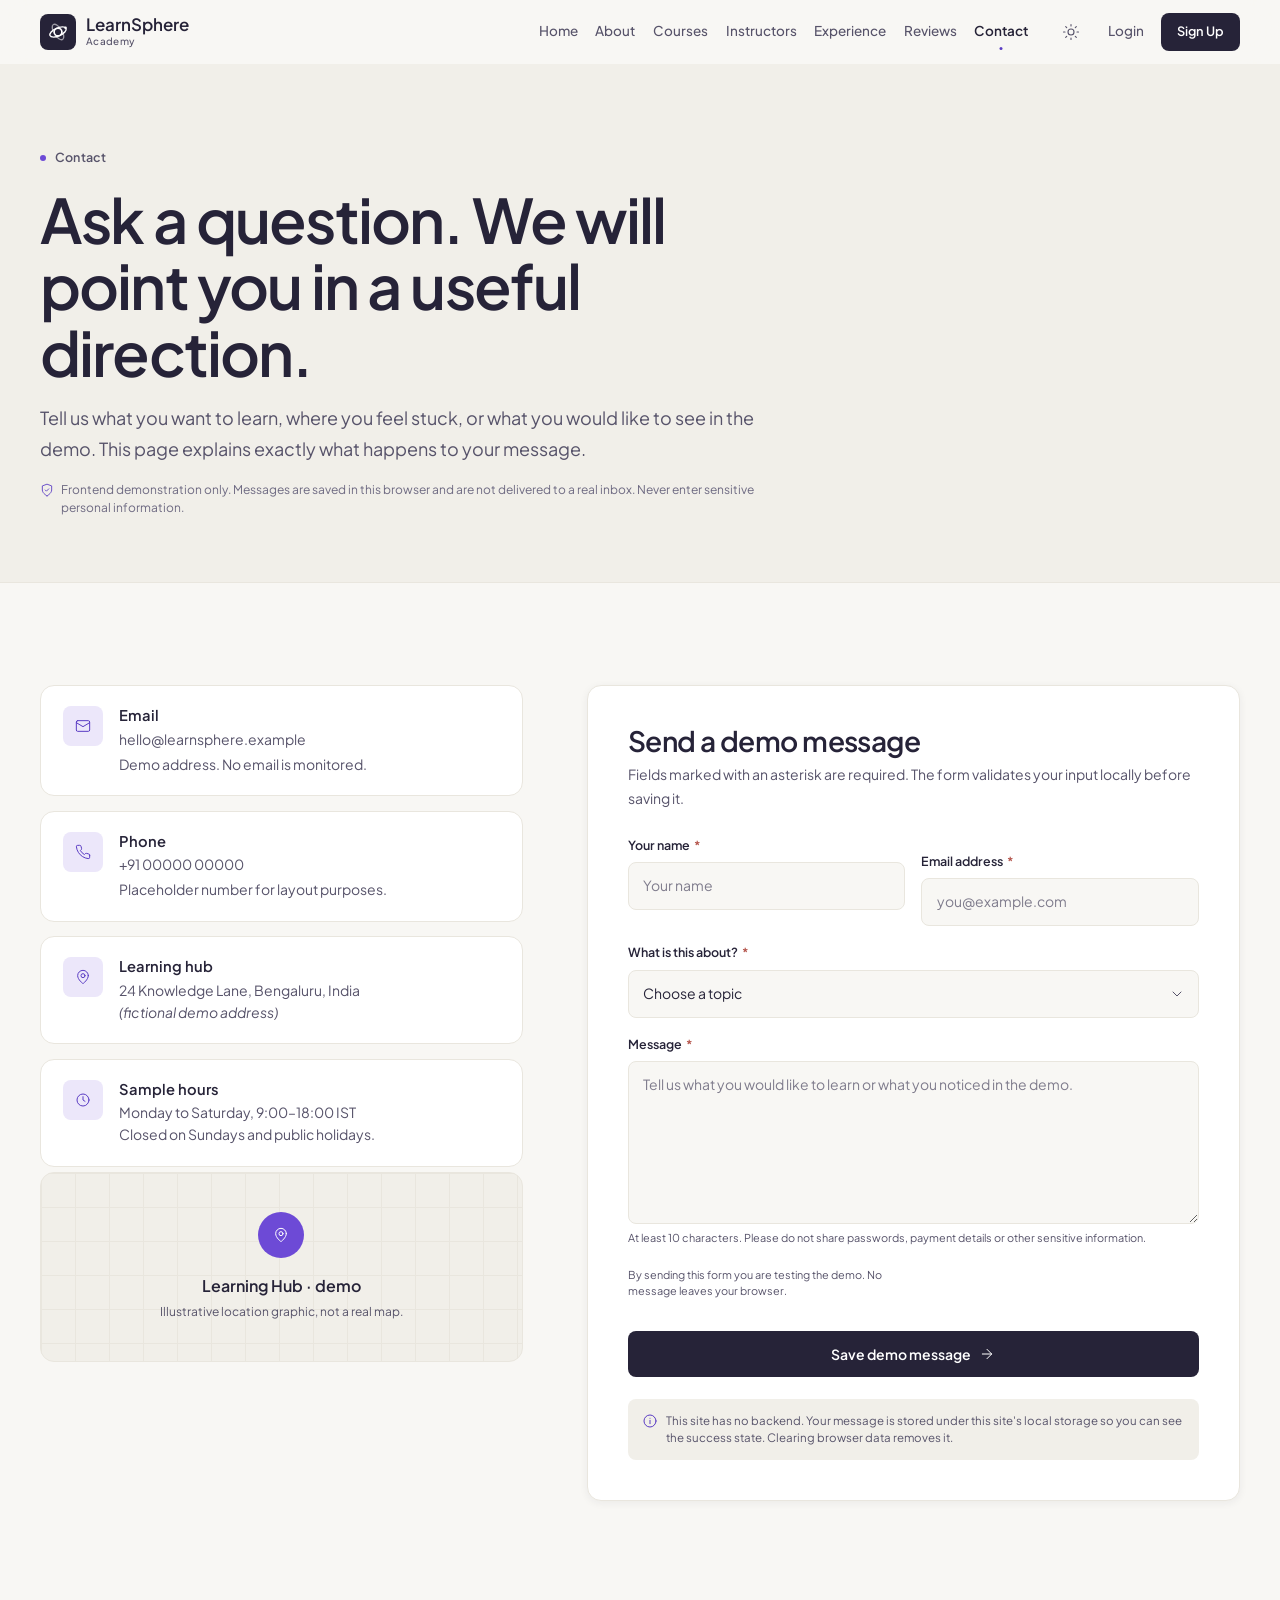
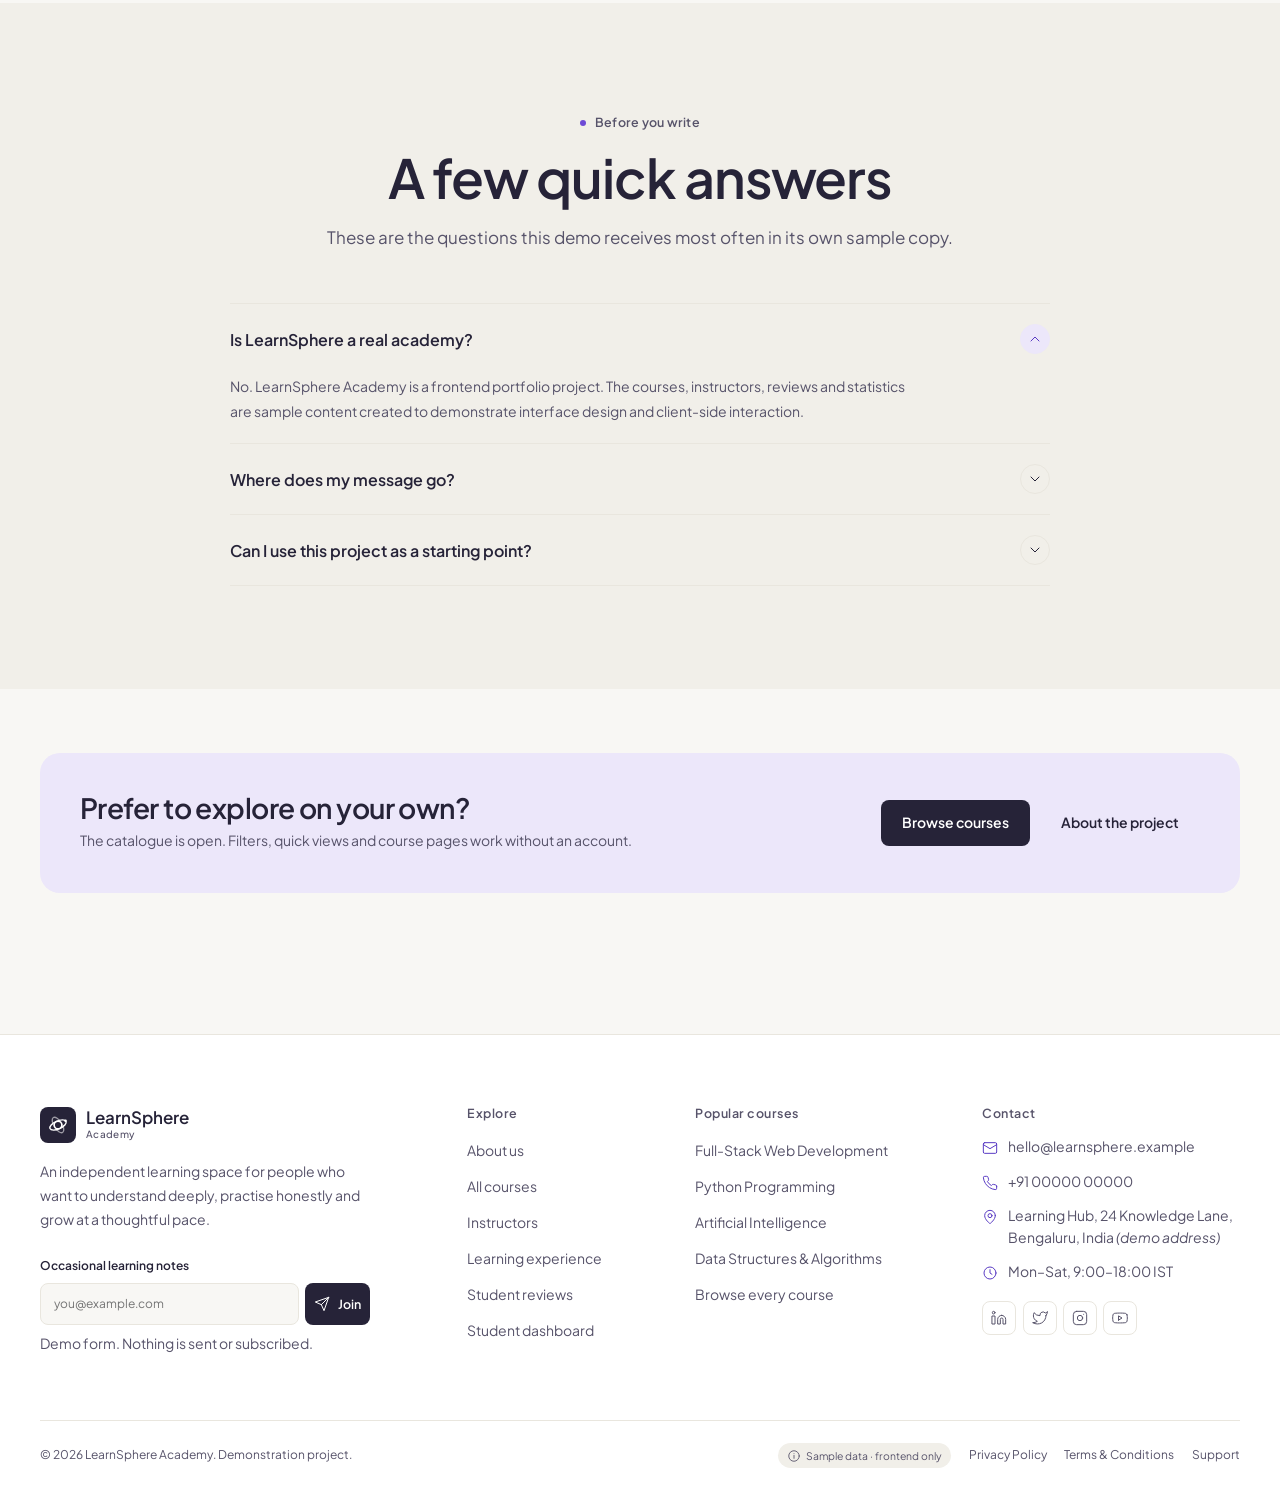
<file: pages/contact.html>
<!DOCTYPE html>
<html lang="en" data-theme="light">
<head>
  <meta charset="utf-8">
  <meta name="viewport" content="width=device-width, initial-scale=1">
  <title>Contact — LearnSphere Academy</title>
  <meta name="description" content="Contact the LearnSphere Academy demo team. This is a frontend-only project: messages are stored in your browser and are never delivered.">
  <meta name="theme-color" content="#f8f7f4">
  <link rel="icon" href="../assets/icons/favicon.svg" type="image/svg+xml">
  <link rel="preconnect" href="https://fonts.googleapis.com">
  <link rel="preconnect" href="https://fonts.gstatic.com" crossorigin>
  <link href="https://fonts.googleapis.com/css2?family=Plus+Jakarta+Sans:wght@400;500;600&display=swap" rel="stylesheet">
  <link rel="stylesheet" href="../css/variables.css">
  <link rel="stylesheet" href="../css/style.css">
  <link rel="stylesheet" href="../css/components.css">
  <link rel="stylesheet" href="../css/animations.css">
  <link rel="stylesheet" href="../css/responsive.css">
  <script>
    (function(){try{var s=localStorage.getItem('learnsphere.theme');var d=window.matchMedia('(prefers-color-scheme: dark)').matches;document.documentElement.setAttribute('data-theme',s==='dark'||s==='light'?s:(d?'dark':'light'));document.documentElement.classList.add('js');}catch(e){document.documentElement.classList.add('js');}})();
  </script>
</head>
<body data-page="contact" data-root="../">
  <a class="skip-link" href="#main">Skip to content</a>
  <div id="site-header"></div>

  <main id="main">
    <section class="page-hero">
      <div class="container page-hero__inner">
        <div class="page-hero__content">
          <span class="eyebrow">Contact</span>
          <h1>Ask a question. We will point you in a useful direction.</h1>
          <p class="page-hero__lead">Tell us what you want to learn, where you feel stuck, or what you would like to see in the demo. This page explains exactly what happens to your message.</p>
          <p class="demo-note"><svg class="icon" aria-hidden="true"><use href="#i-shield"></use></svg><span>Frontend demonstration only. Messages are saved in this browser and are not delivered to a real inbox. Never enter sensitive personal information.</span></p>
        </div>
      </div>
    </section>

    <section class="section">
      <div class="container">
        <div class="contact-grid">
          <div>
            <h2 class="visually-hidden">Contact details</h2>
            <div class="contact-info">
              <article class="contact-card">
                <span class="contact-card__icon" aria-hidden="true"><svg class="icon"><use href="#i-mail"></use></svg></span>
                <div>
                  <h3>Email</h3>
                  <a href="mailto:hello@learnsphere.example">hello@learnsphere.example</a>
                  <p>Demo address. No email is monitored.</p>
                </div>
              </article>
              <article class="contact-card">
                <span class="contact-card__icon" aria-hidden="true"><svg class="icon"><use href="#i-phone"></use></svg></span>
                <div>
                  <h3>Phone</h3>
                  <a href="tel:+910000000000">+91 00000 00000</a>
                  <p>Placeholder number for layout purposes.</p>
                </div>
              </article>
              <article class="contact-card">
                <span class="contact-card__icon" aria-hidden="true"><svg class="icon"><use href="#i-map-pin"></use></svg></span>
                <div>
                  <h3>Learning hub</h3>
                  <p>24 Knowledge Lane, Bengaluru, India<br><em>(fictional demo address)</em></p>
                </div>
              </article>
              <article class="contact-card">
                <span class="contact-card__icon" aria-hidden="true"><svg class="icon"><use href="#i-clock"></use></svg></span>
                <div>
                  <h3>Sample hours</h3>
                  <p>Monday to Saturday, 9:00–18:00 IST<br>Closed on Sundays and public holidays.</p>
                </div>
              </article>
            </div>

            <div class="map-card" role="img" aria-label="Illustrative map placeholder for the demo learning hub">
              <div>
                <span class="map-card__pin" aria-hidden="true"><svg class="icon"><use href="#i-map-pin"></use></svg></span>
                <strong>Learning Hub · demo</strong>
                <p>Illustrative location graphic, not a real map.</p>
              </div>
            </div>
          </div>

          <div class="contact-form-card">
            <div class="contact-form-card__head">
              <h2>Send a demo message</h2>
              <p>Fields marked with an asterisk are required. The form validates your input locally before saving it.</p>
            </div>

            <form class="auth-form" id="contact-form" novalidate style="margin-top:0">
              <div class="form-success" id="contact-success" role="status" aria-live="polite"></div>

              <div class="form-grid-2">
                <div class="form-field">
                  <label class="form-label" for="contact-name">Your name <span class="req" aria-hidden="true">*</span></label>
                  <input class="input" id="contact-name" name="name" type="text" autocomplete="name" placeholder="Your name">
                  <p class="field-error"></p>
                </div>
                <div class="form-field">
                  <label class="form-label" for="contact-email">Email address <span class="req" aria-hidden="true">*</span></label>
                  <input class="input" id="contact-email" name="email" type="email" autocomplete="email" placeholder="you@example.com">
                  <p class="field-error"></p>
                </div>
              </div>

              <div class="form-field" style="margin-top:1rem">
                <label class="form-label" for="contact-topic">What is this about? <span class="req" aria-hidden="true">*</span></label>
                <div class="select-wrap">
                  <select class="select" id="contact-topic" name="topic">
                    <option value="">Choose a topic</option>
                    <option value="Course guidance">Course guidance</option>
                    <option value="Course content">Course content</option>
                    <option value="Technical issue">Technical issue</option>
                    <option value="Accessibility feedback">Accessibility feedback</option>
                    <option value="Partnership or press">Partnership or press</option>
                    <option value="Something else">Something else</option>
                  </select>
                  <svg class="icon" aria-hidden="true"><use href="#i-chevron-down"></use></svg>
                </div>
                <p class="field-error"></p>
              </div>

              <div class="form-field" style="margin-top:1rem">
                <label class="form-label" for="contact-message">Message <span class="req" aria-hidden="true">*</span></label>
                <textarea class="textarea" id="contact-message" name="message" rows="6" placeholder="Tell us what you would like to learn or what you noticed in the demo."></textarea>
                <p class="form-hint">At least 10 characters. Please do not share passwords, payment details or other sensitive information.</p>
                <p class="field-error"></p>
              </div>

              <div class="form-actions">
                <p class="form-hint" style="max-width:32ch">By sending this form you are testing the demo. No message leaves your browser.</p>
                <button class="btn btn--primary" type="submit">Save demo message <svg class="icon icon--arrow" aria-hidden="true"><use href="#i-arrow-right"></use></svg></button>
              </div>
            </form>

            <div class="auth-note">
              <svg class="icon" aria-hidden="true"><use href="#i-info"></use></svg>
              <span>This site has no backend. Your message is stored under this site's local storage so you can see the success state. Clearing browser data removes it.</span>
            </div>
          </div>
        </div>
      </div>
    </section>

    <section class="section section--tint">
      <div class="container">
        <div class="section-head section-head--center">
          <span class="eyebrow">Before you write</span>
          <h2 class="section-title">A few quick answers</h2>
          <p class="section-lead">These are the questions this demo receives most often in its own sample copy.</p>
        </div>
        <div class="accordion" data-accordion data-accordion-single style="max-width:820px;margin-inline:auto">
          <div class="accordion-item is-open">
            <button class="accordion-trigger" type="button">Is LearnSphere a real academy?<span class="accordion-trigger__icon" aria-hidden="true"><svg class="icon"><use href="#i-chevron-down"></use></svg></span></button>
            <div class="accordion-panel"><div class="accordion-panel__inner"><div class="accordion-panel__content"><p>No. LearnSphere Academy is a frontend portfolio project. The courses, instructors, reviews and statistics are sample content created to demonstrate interface design and client-side interaction.</p></div></div></div>
          </div>
          <div class="accordion-item">
            <button class="accordion-trigger" type="button">Where does my message go?<span class="accordion-trigger__icon" aria-hidden="true"><svg class="icon"><use href="#i-chevron-down"></use></svg></span></button>
            <div class="accordion-panel"><div class="accordion-panel__inner"><div class="accordion-panel__content"><p>It is saved in your browser's localStorage under a demo key. Nothing is uploaded, emailed or shared. The success message is a UI state, not a delivery confirmation.</p></div></div></div>
          </div>
          <div class="accordion-item">
            <button class="accordion-trigger" type="button">Can I use this project as a starting point?<span class="accordion-trigger__icon" aria-hidden="true"><svg class="icon"><use href="#i-chevron-down"></use></svg></span></button>
            <div class="accordion-panel"><div class="accordion-panel__inner"><div class="accordion-panel__content"><p>The code is a self-contained HTML, CSS and JavaScript demonstration. You can study the structure, but you should replace all sample content, add a real backend and complete a proper security and accessibility review before using it for a real service.</p></div></div></div>
          </div>
        </div>
      </div>
    </section>

    <section class="section section--tight">
      <div class="container">
        <div class="page-cta">
          <div>
            <h2>Prefer to explore on your own?</h2>
            <p>The catalogue is open. Filters, quick views and course pages work without an account.</p>
          </div>
          <div class="page-cta__actions">
            <a class="btn btn--primary" href="../pages/courses.html">Browse courses</a>
            <a class="btn btn--ghost" href="../pages/about.html">About the project</a>
          </div>
        </div>
      </div>
    </section>
  </main>

  <div id="site-footer"></div>

  <script src="../js/icons.js"></script>
  <script src="../js/storage.js"></script>
  <script src="../js/data.js"></script>
  <script src="../js/theme.js"></script>
  <script src="../js/components.js"></script>
  <script src="../js/navigation.js"></script>
  <script src="../js/animations.js"></script>
  <script src="../js/forms.js"></script>
  <script src="../js/main.js"></script>
</body>
</html>
</file>
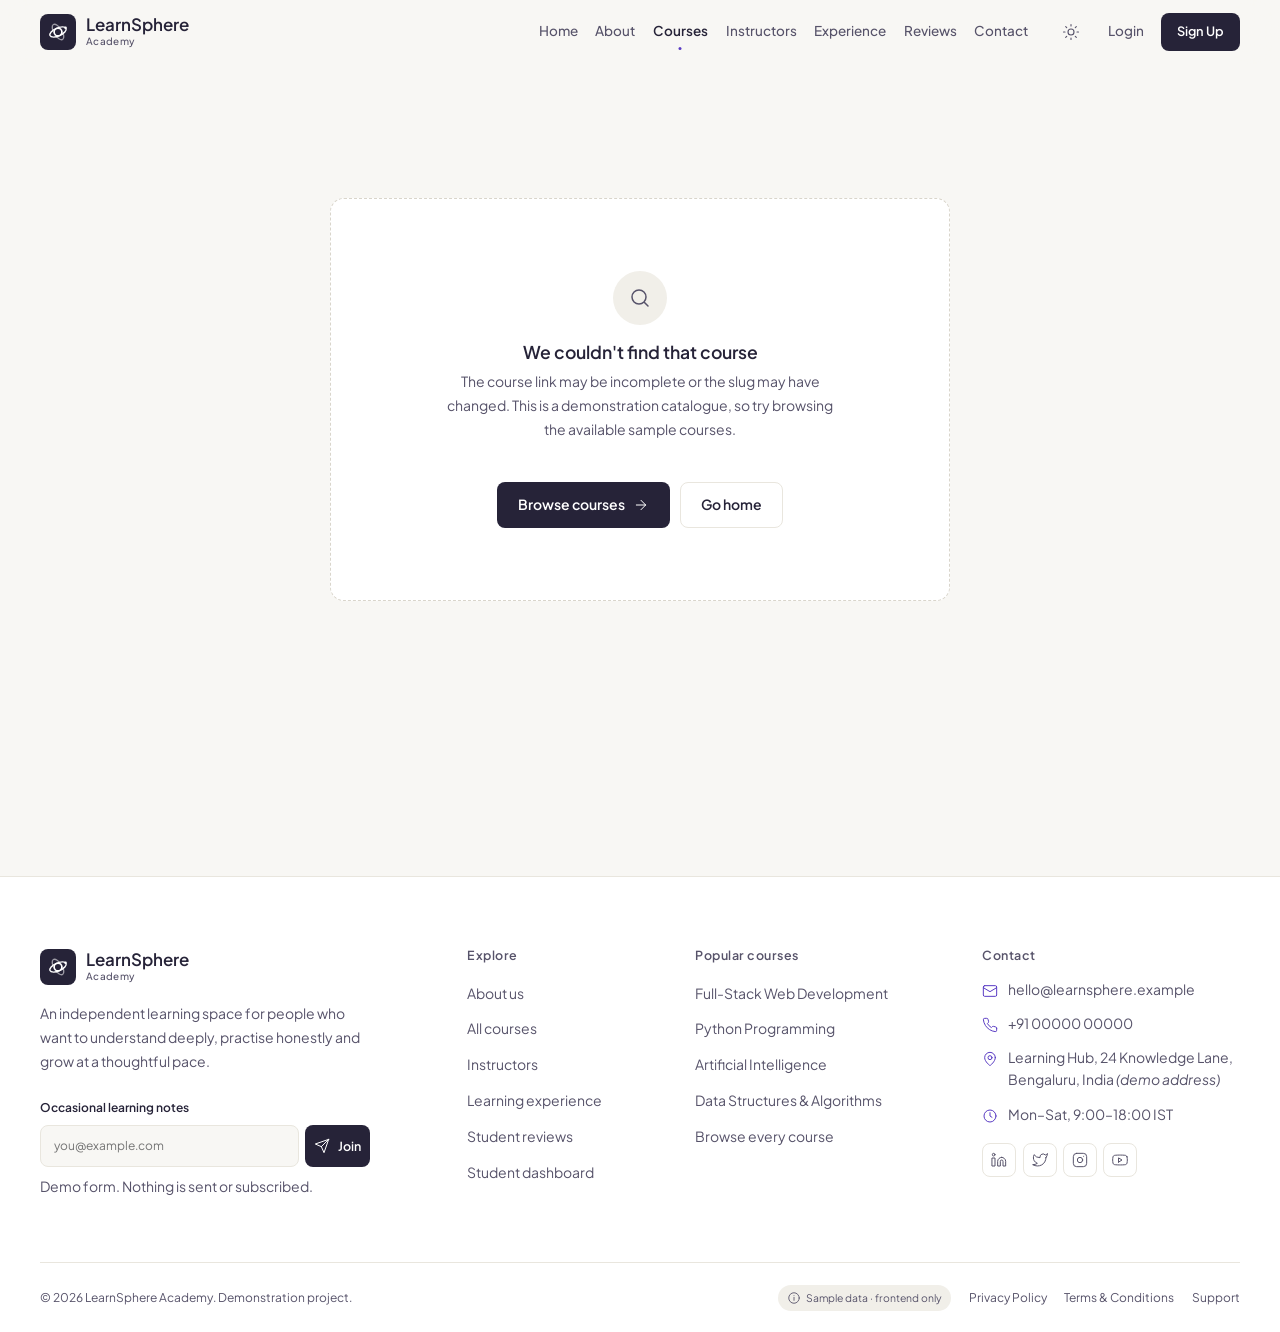
<file: pages/course-details.html>
<!DOCTYPE html>
<html lang="en" data-theme="light">
<head>
  <meta charset="utf-8">
  <meta name="viewport" content="width=device-width, initial-scale=1">
  <title>Course details — LearnSphere Academy</title>
  <meta name="description" content="Explore a sample LearnSphere Academy course: curriculum, outcomes, requirements, instructor and demo enrollment. All content is illustrative.">
  <meta name="theme-color" content="#f8f7f4">
  <link rel="icon" href="../assets/icons/favicon.svg" type="image/svg+xml">
  <link rel="preconnect" href="https://fonts.googleapis.com">
  <link rel="preconnect" href="https://fonts.gstatic.com" crossorigin>
  <link href="https://fonts.googleapis.com/css2?family=Plus+Jakarta+Sans:wght@400;500;600&display=swap" rel="stylesheet">
  <link rel="stylesheet" href="../css/variables.css">
  <link rel="stylesheet" href="../css/style.css">
  <link rel="stylesheet" href="../css/components.css">
  <link rel="stylesheet" href="../css/animations.css">
  <link rel="stylesheet" href="../css/responsive.css">
  <script>
    (function(){try{var s=localStorage.getItem('learnsphere.theme');var d=window.matchMedia('(prefers-color-scheme: dark)').matches;document.documentElement.setAttribute('data-theme',s==='dark'||s==='light'?s:(d?'dark':'light'));document.documentElement.classList.add('js');}catch(e){document.documentElement.classList.add('js');}})();
  </script>
</head>
<body data-page="course-details" data-root="../">
  <a class="skip-link" href="#main">Skip to content</a>
  <div id="site-header"></div>

  <main id="main">
    <section class="section" style="padding-top:clamp(1.75rem,3vw,2.75rem)">
      <div class="container">
        <div id="course-detail">
          <noscript><p class="notice">JavaScript is needed to render this sample course page. You can still browse the <a href="../pages/courses.html">course catalogue</a>.</p></noscript>
        </div>
      </div>
    </section>
  </main>

  <div id="site-footer"></div>

  <script src="../js/icons.js"></script>
  <script src="../js/storage.js"></script>
  <script src="../js/data.js"></script>
  <script src="../js/theme.js"></script>
  <script src="../js/components.js"></script>
  <script src="../js/navigation.js"></script>
  <script src="../js/animations.js"></script>
  <script src="../js/courses.js"></script>
  <script src="../js/course-details.js"></script>
  <script src="../js/forms.js"></script>
  <script src="../js/main.js"></script>
</body>
</html>
</file>
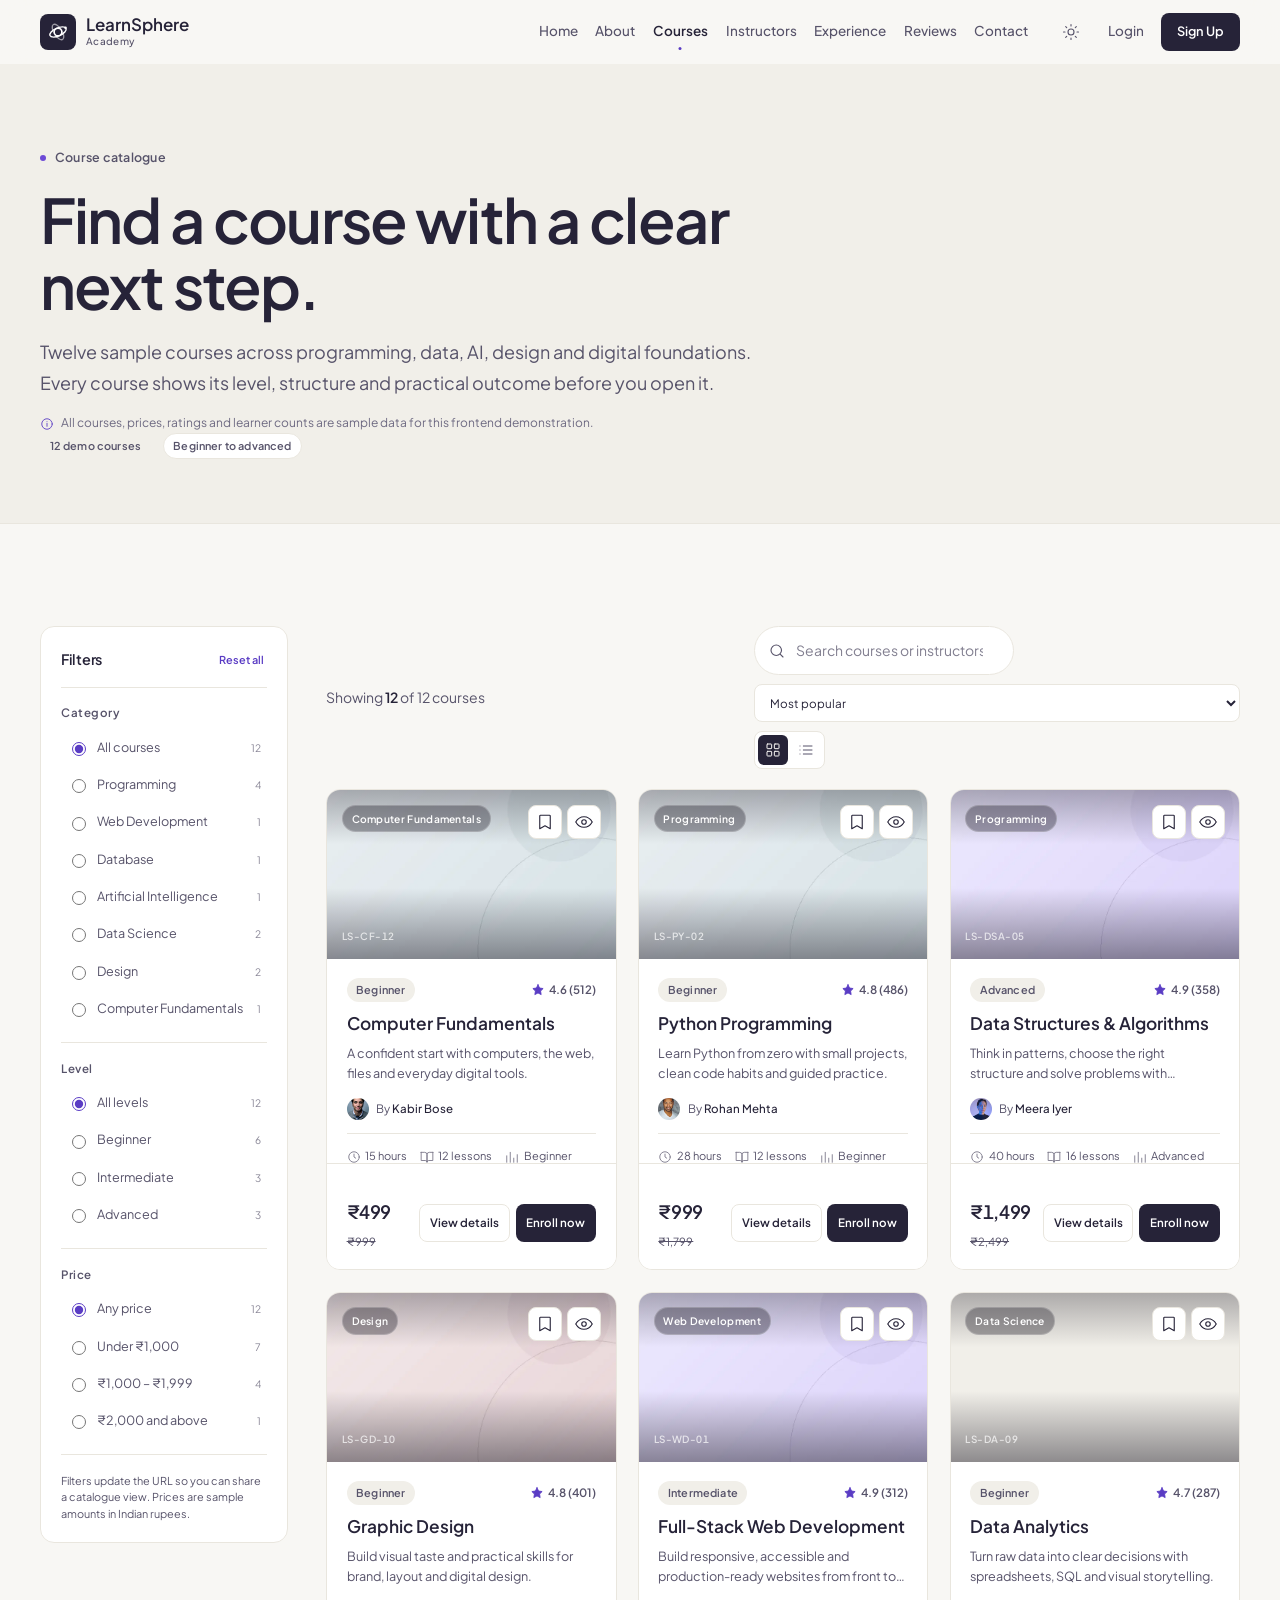
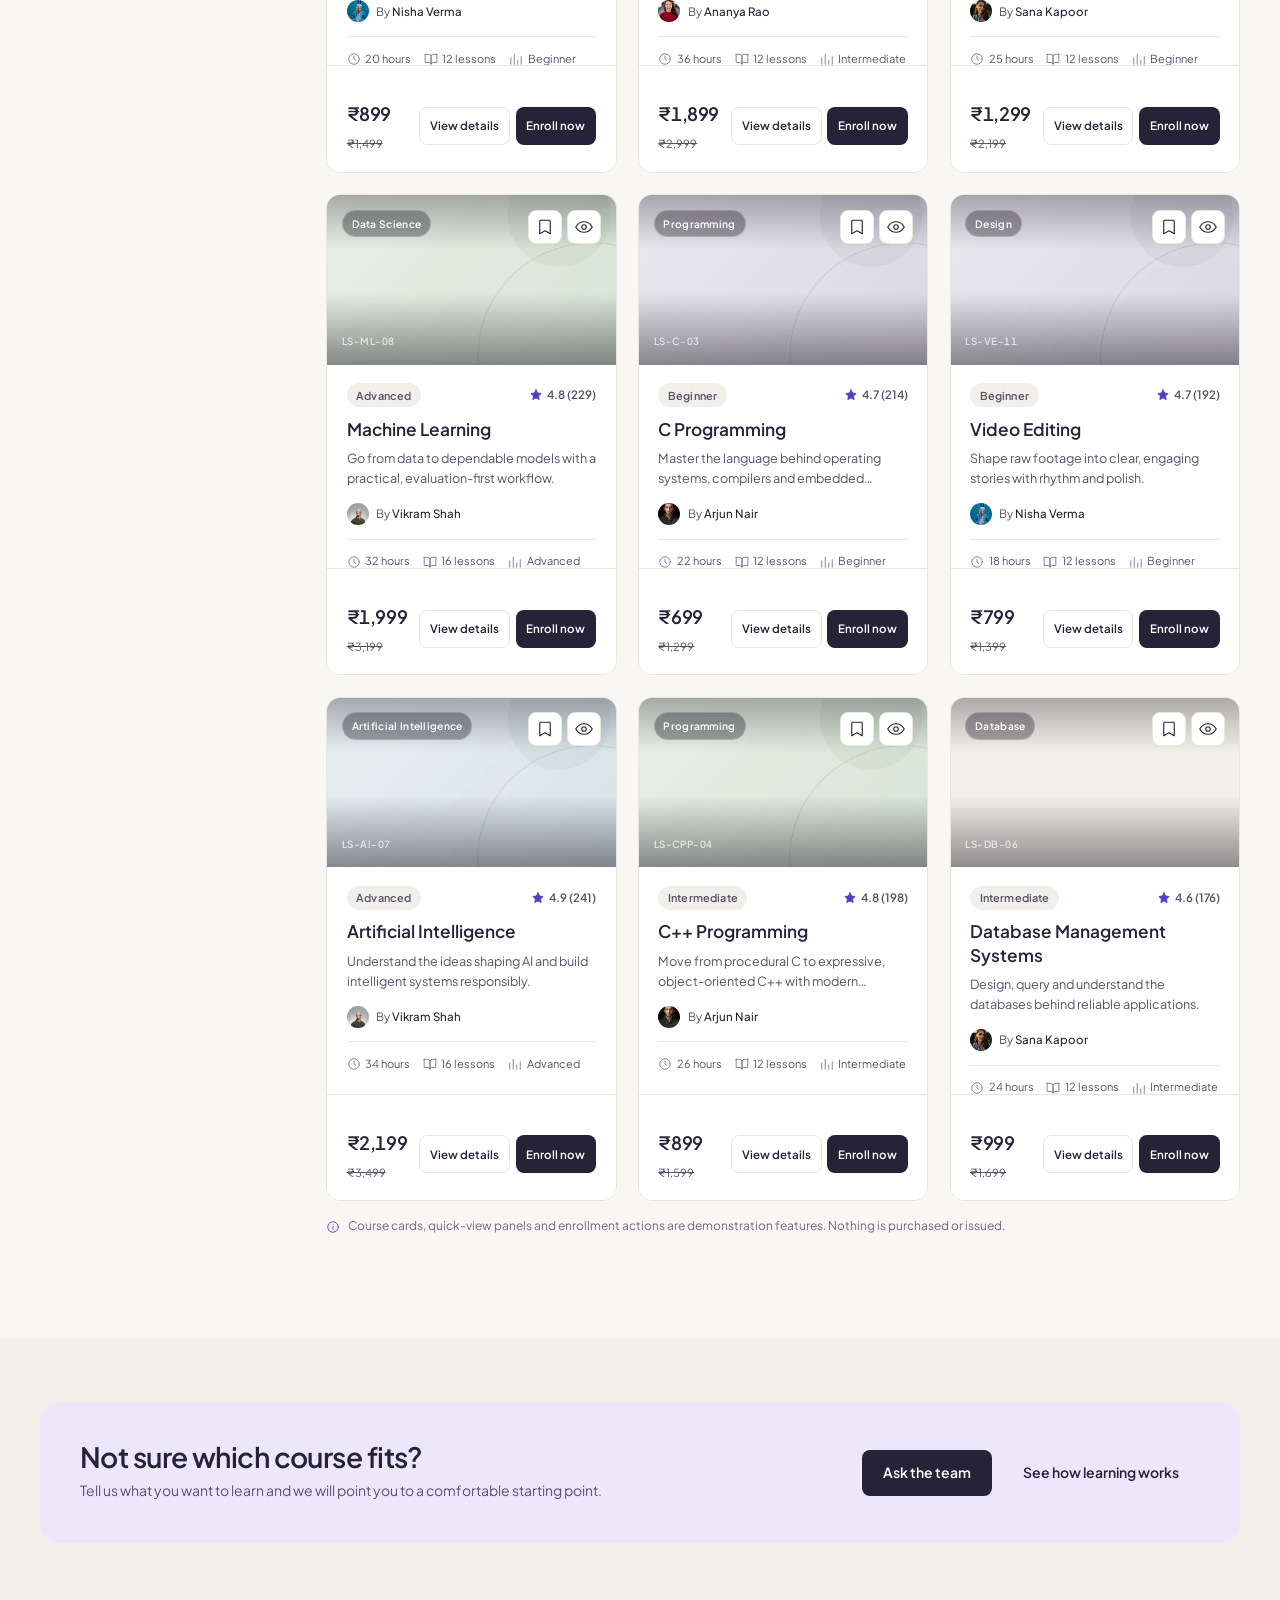
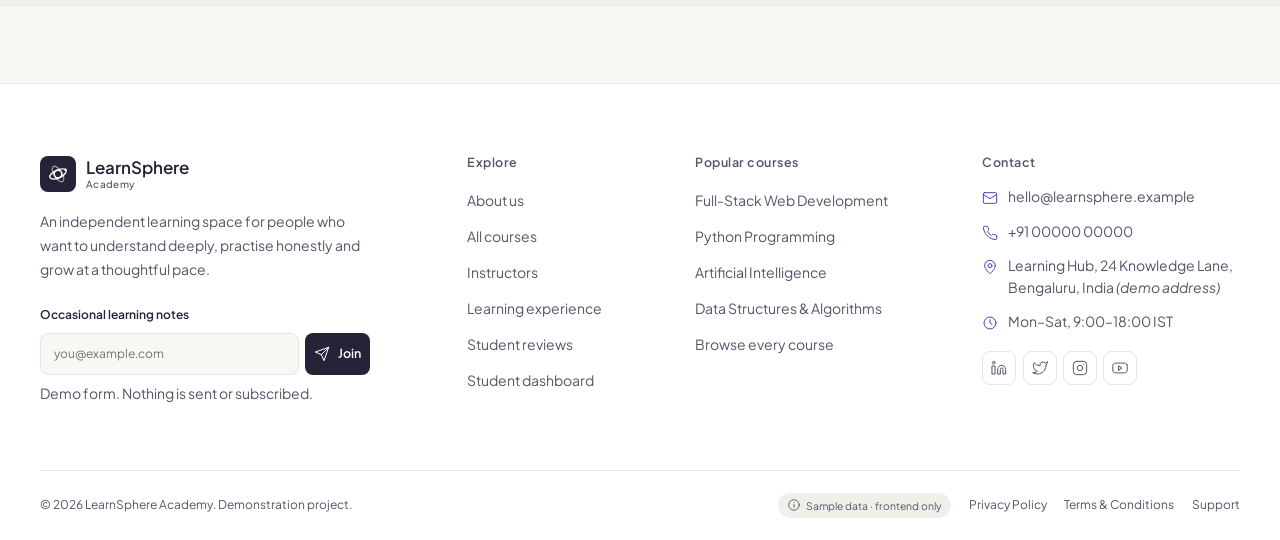
<file: pages/courses.html>
<!DOCTYPE html>
<html lang="en" data-theme="light">
<head>
  <meta charset="utf-8">
  <meta name="viewport" content="width=device-width, initial-scale=1">
  <title>Courses — LearnSphere Academy</title>
  <meta name="description" content="Browse twelve sample courses in programming, web development, data, AI and design. Search, filter and sort the LearnSphere Academy demo catalogue.">
  <meta name="theme-color" content="#f8f7f4">
  <link rel="icon" href="../assets/icons/favicon.svg" type="image/svg+xml">
  <link rel="preconnect" href="https://fonts.googleapis.com">
  <link rel="preconnect" href="https://fonts.gstatic.com" crossorigin>
  <link href="https://fonts.googleapis.com/css2?family=Plus+Jakarta+Sans:wght@400;500;600&display=swap" rel="stylesheet">
  <link rel="stylesheet" href="../css/variables.css">
  <link rel="stylesheet" href="../css/style.css">
  <link rel="stylesheet" href="../css/components.css">
  <link rel="stylesheet" href="../css/animations.css">
  <link rel="stylesheet" href="../css/responsive.css">
  <script>
    (function(){try{var s=localStorage.getItem('learnsphere.theme');var d=window.matchMedia('(prefers-color-scheme: dark)').matches;document.documentElement.setAttribute('data-theme',s==='dark'||s==='light'?s:(d?'dark':'light'));document.documentElement.classList.add('js');}catch(e){document.documentElement.classList.add('js');}})();
  </script>
</head>
<body data-page="courses" data-root="../">
  <a class="skip-link" href="#main">Skip to content</a>
  <div id="site-header"></div>

  <main id="main">
    <section class="page-hero">
      <div class="container page-hero__inner page-hero--split">
        <div class="page-hero__content">
          <span class="eyebrow">Course catalogue</span>
          <h1>Find a course with a clear next step.</h1>
          <p class="page-hero__lead">Twelve sample courses across programming, data, AI, design and digital foundations. Every course shows its level, structure and practical outcome before you open it.</p>
          <p class="demo-note"><svg class="icon" aria-hidden="true"><use href="#i-info"></use></svg><span>All courses, prices, ratings and learner counts are sample data for this frontend demonstration.</span></p>
        </div>
        <div class="page-hero__aside">
          <span class="badge badge--neutral">12 demo courses</span>
          <span class="badge badge--outline">Beginner to advanced</span>
        </div>
      </div>
    </section>

    <section class="section">
      <div class="container">
        <div class="catalog">
          <aside class="filters" id="catalog-filters" aria-label="Filter courses">
            <div class="filters__head">
              <h2>Filters</h2>
              <button class="filters__clear" type="button" data-clear-filters>Reset all</button>
            </div>

            <div class="filter-group">
              <h3 id="filter-category">Category</h3>
              <div class="filter-list" role="group" aria-labelledby="filter-category">
                <label class="filter-option"><input type="radio" name="category" value="all" checked><span>All courses</span><span class="filter-option__count">12</span></label>
                <label class="filter-option"><input type="radio" name="category" value="Programming"><span>Programming</span><span class="filter-option__count">4</span></label>
                <label class="filter-option"><input type="radio" name="category" value="Web Development"><span>Web Development</span><span class="filter-option__count">1</span></label>
                <label class="filter-option"><input type="radio" name="category" value="Database"><span>Database</span><span class="filter-option__count">1</span></label>
                <label class="filter-option"><input type="radio" name="category" value="Artificial Intelligence"><span>Artificial Intelligence</span><span class="filter-option__count">1</span></label>
                <label class="filter-option"><input type="radio" name="category" value="Data Science"><span>Data Science</span><span class="filter-option__count">2</span></label>
                <label class="filter-option"><input type="radio" name="category" value="Design"><span>Design</span><span class="filter-option__count">2</span></label>
                <label class="filter-option"><input type="radio" name="category" value="Computer Fundamentals"><span>Computer Fundamentals</span><span class="filter-option__count">1</span></label>
              </div>
            </div>

            <div class="filter-group">
              <h3 id="filter-level">Level</h3>
              <div class="filter-list" role="group" aria-labelledby="filter-level">
                <label class="filter-option"><input type="radio" name="level" value="all" checked><span>All levels</span><span class="filter-option__count">12</span></label>
                <label class="filter-option"><input type="radio" name="level" value="beginner"><span>Beginner</span><span class="filter-option__count">6</span></label>
                <label class="filter-option"><input type="radio" name="level" value="intermediate"><span>Intermediate</span><span class="filter-option__count">3</span></label>
                <label class="filter-option"><input type="radio" name="level" value="advanced"><span>Advanced</span><span class="filter-option__count">3</span></label>
              </div>
            </div>

            <div class="filter-group">
              <h3 id="filter-price">Price</h3>
              <div class="filter-list" role="group" aria-labelledby="filter-price">
                <label class="filter-option"><input type="radio" name="price" value="all" checked><span>Any price</span><span class="filter-option__count">12</span></label>
                <label class="filter-option"><input type="radio" name="price" value="under-1000"><span>Under ₹1,000</span><span class="filter-option__count">7</span></label>
                <label class="filter-option"><input type="radio" name="price" value="1000-1999"><span>₹1,000 – ₹1,999</span><span class="filter-option__count">4</span></label>
                <label class="filter-option"><input type="radio" name="price" value="2000-plus"><span>₹2,000 and above</span><span class="filter-option__count">1</span></label>
              </div>
            </div>

            <div class="filter-group">
              <p class="form-hint">Filters update the URL so you can share a catalogue view. Prices are sample amounts in Indian rupees.</p>
            </div>
          </aside>

          <div>
            <div class="catalog-toolbar">
              <p class="catalog-count" id="course-count" aria-live="polite">Loading sample courses…</p>
              <div class="catalog-tools">
                <button class="btn btn--secondary btn--sm filters-toggle" type="button" aria-expanded="false" aria-controls="catalog-filters">
                  <svg class="icon" aria-hidden="true"><use href="#i-filter"></use></svg>
                  Filters
                </button>
                <label class="search-box" for="course-search">
                  <svg class="icon" aria-hidden="true"><use href="#i-search"></use></svg>
                  <input class="input" id="course-search" type="search" placeholder="Search courses or instructors" autocomplete="off" aria-label="Search courses">
                </label>
                <select class="select select-control" id="course-sort" aria-label="Sort courses">
                  <option value="popularity">Most popular</option>
                  <option value="rating">Highest rated</option>
                  <option value="price-low">Price: low to high</option>
                  <option value="price-high">Price: high to low</option>
                  <option value="title">Title: A to Z</option>
                </select>
                <div class="view-toggle" role="group" aria-label="Catalogue view">
                  <button type="button" data-view="grid" class="is-active" aria-pressed="true" aria-label="Grid view">
                    <svg class="icon" aria-hidden="true"><use href="#i-grid"></use></svg>
                  </button>
                  <button type="button" data-view="list" aria-pressed="false" aria-label="List view">
                    <svg class="icon" aria-hidden="true"><use href="#i-list"></use></svg>
                  </button>
                </div>
              </div>
            </div>

            <h2 class="visually-hidden">Course results</h2>
            <div class="course-grid" id="course-grid" aria-live="polite">
              <noscript><p class="notice">JavaScript is needed to render the sample catalogue. You can still explore the <a href="../index.html">home page</a>.</p></noscript>
            </div>

            <div class="empty-state" id="course-empty" hidden>
              <span class="empty-state__icon" aria-hidden="true"><svg class="icon"><use href="#i-search"></use></svg></span>
              <h3>No courses match those filters</h3>
              <p>Try a broader search, choose another category, or reset the filters to browse all twelve sample courses.</p>
              <button class="btn btn--primary" type="button" data-clear-filters>Clear all filters</button>
            </div>

            <p class="demo-note"><svg class="icon" aria-hidden="true"><use href="#i-info"></use></svg><span>Course cards, quick-view panels and enrollment actions are demonstration features. Nothing is purchased or issued.</span></p>
          </div>
        </div>
      </div>
    </section>

    <section class="section section--tint section--tight">
      <div class="container">
        <div class="page-cta">
          <div>
            <h2>Not sure which course fits?</h2>
            <p>Tell us what you want to learn and we will point you to a comfortable starting point.</p>
          </div>
          <div class="page-cta__actions">
            <a class="btn btn--primary" href="../pages/contact.html">Ask the team</a>
            <a class="btn btn--ghost" href="../pages/experience.html">See how learning works</a>
          </div>
        </div>
      </div>
    </section>
  </main>

  <div id="site-footer"></div>

  <script src="../js/icons.js"></script>
  <script src="../js/storage.js"></script>
  <script src="../js/data.js"></script>
  <script src="../js/theme.js"></script>
  <script src="../js/components.js"></script>
  <script src="../js/navigation.js"></script>
  <script src="../js/animations.js"></script>
  <script src="../js/courses.js"></script>
  <script src="../js/forms.js"></script>
  <script src="../js/main.js"></script>
</body>
</html>
</file>
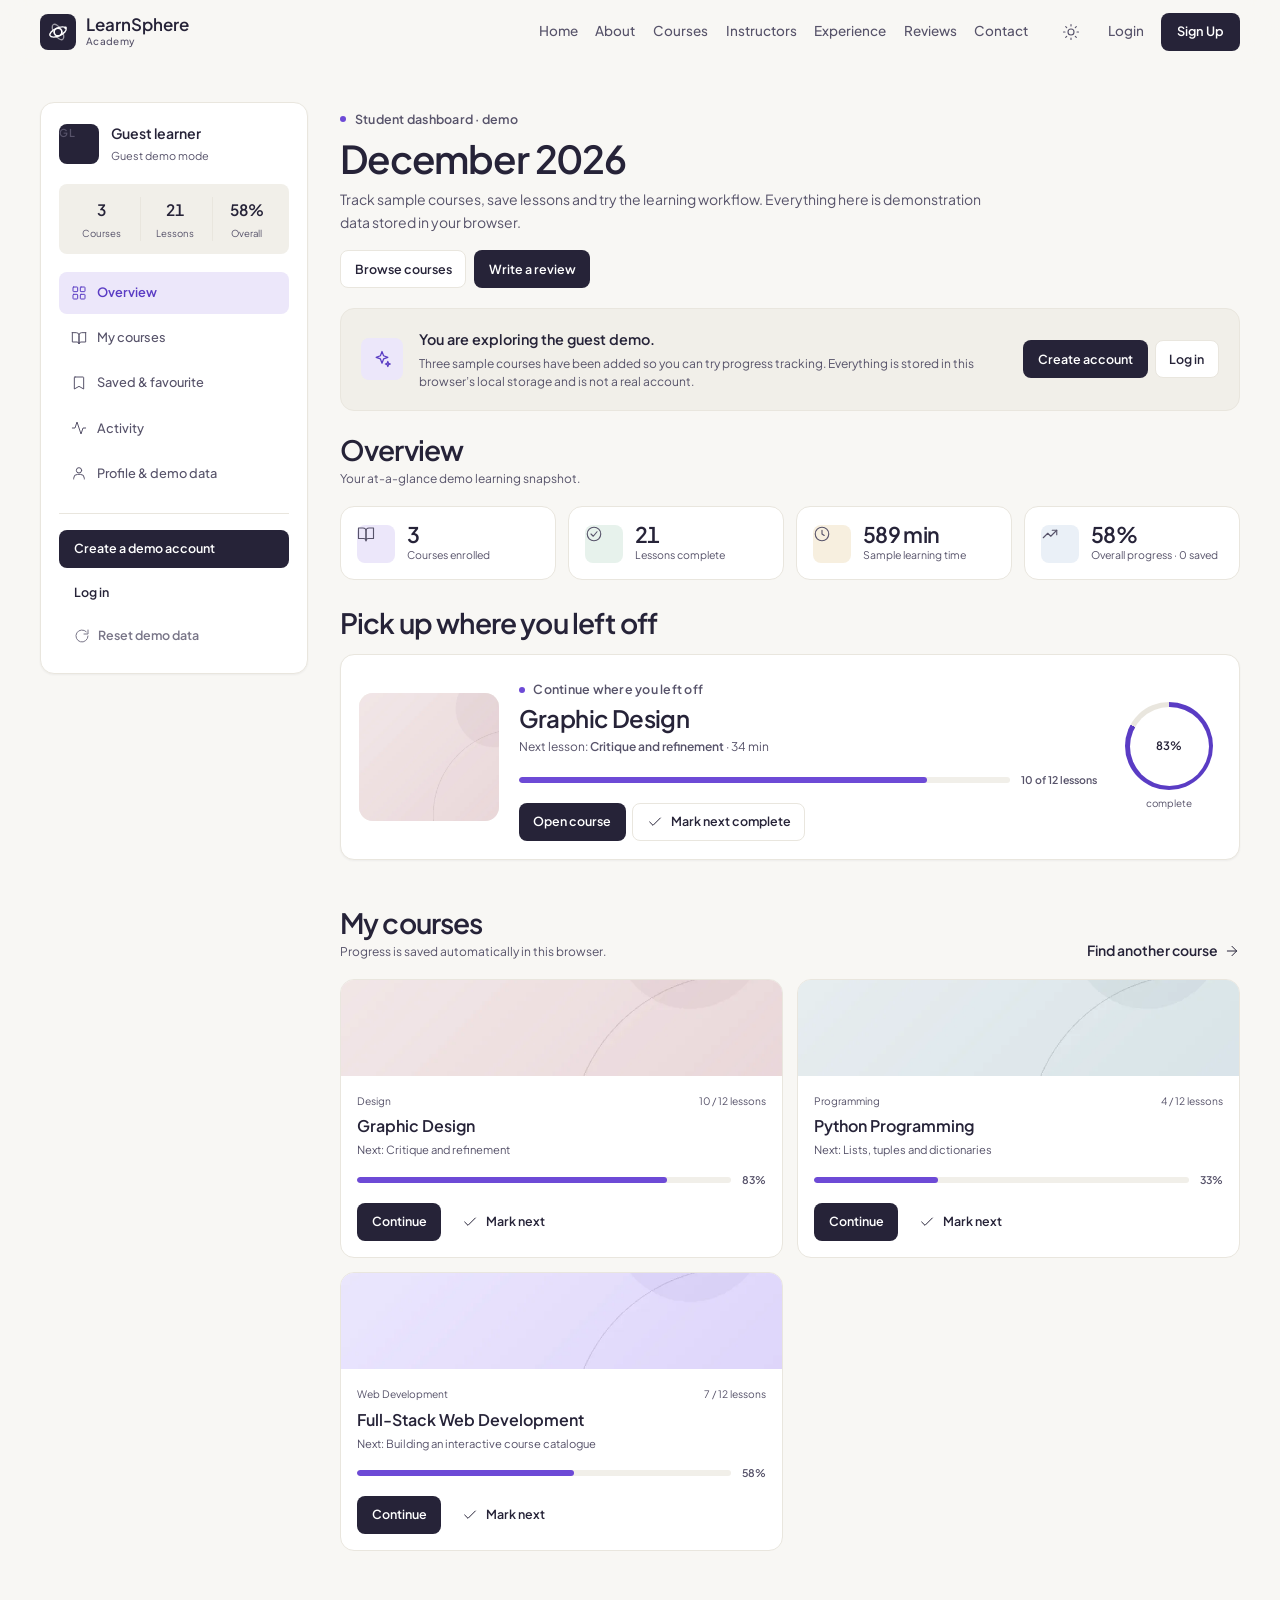
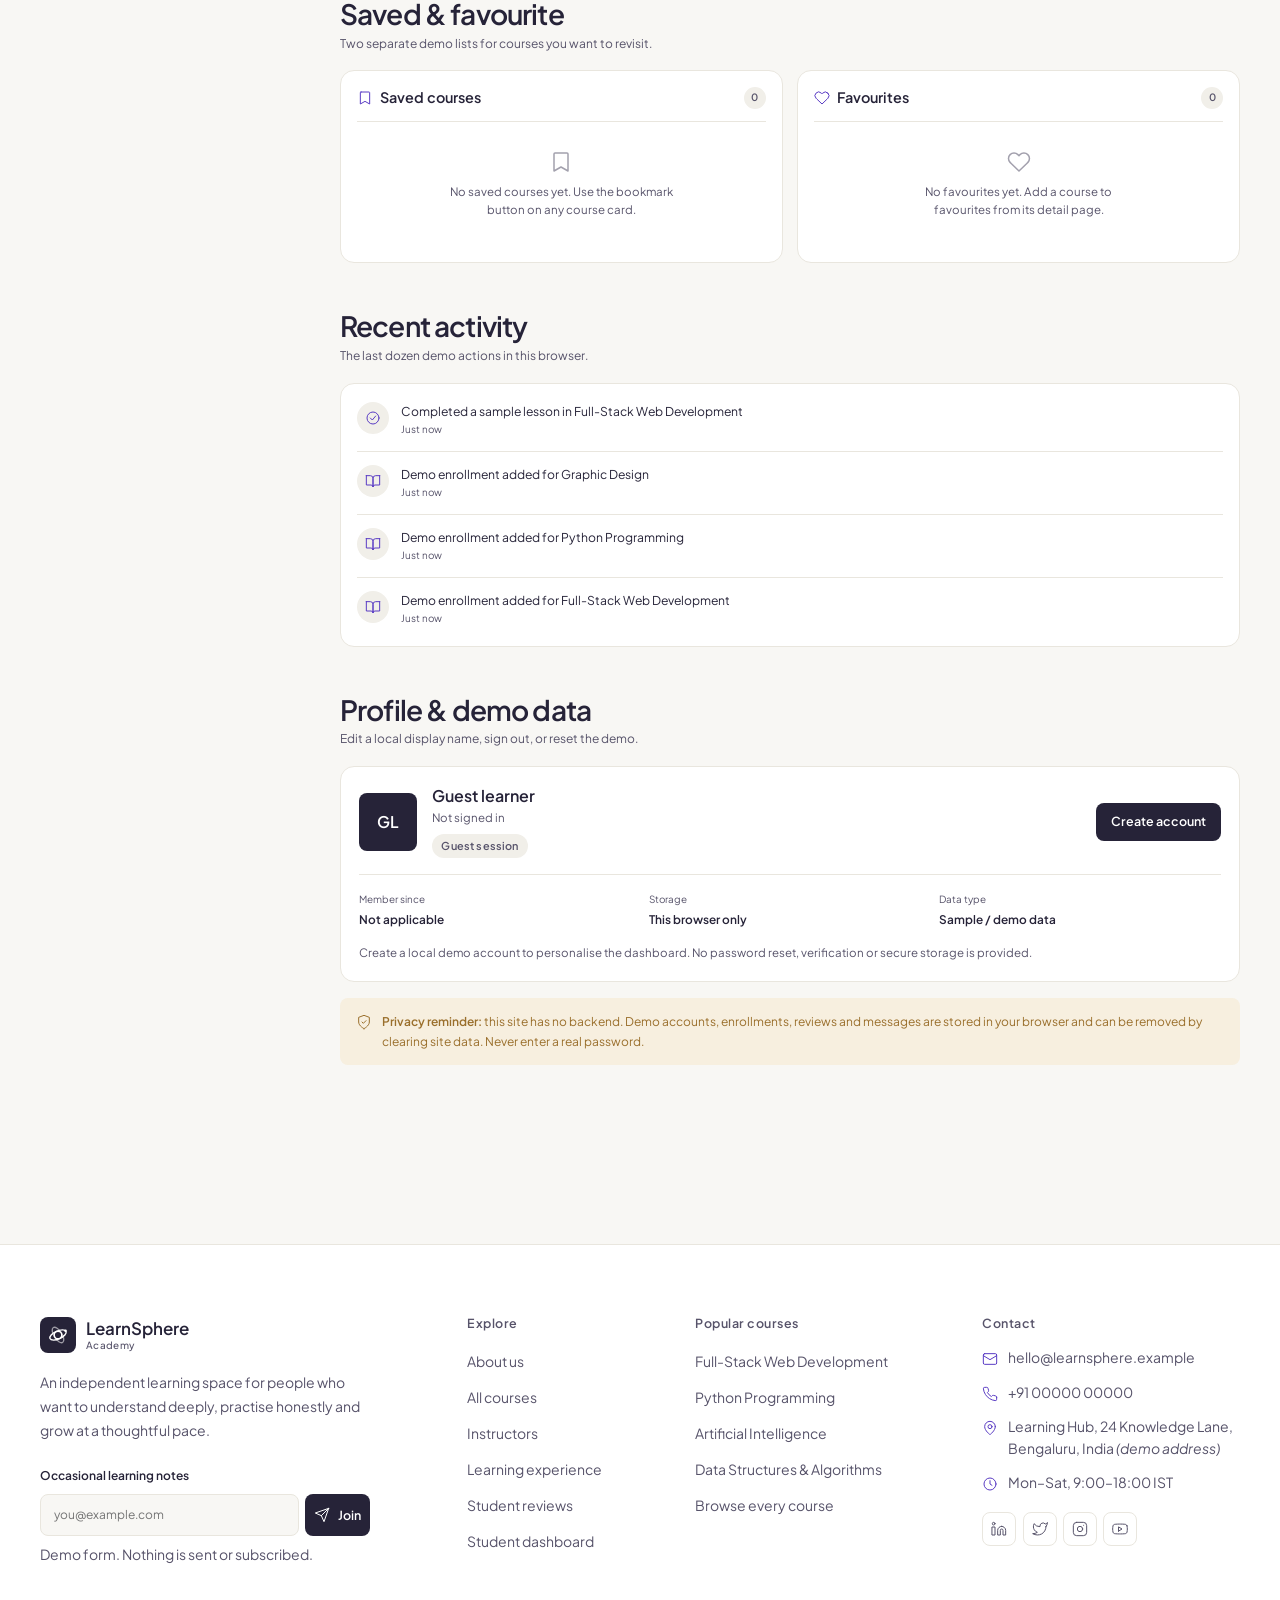
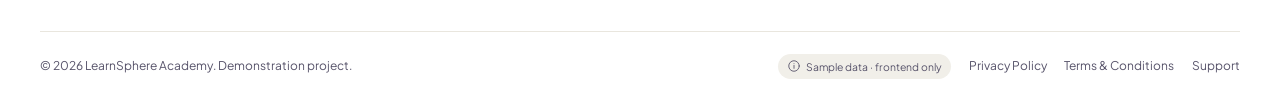
<file: pages/dashboard.html>
<!DOCTYPE html>
<html lang="en" data-theme="light">
<head>
  <meta charset="utf-8">
  <meta name="viewport" content="width=device-width, initial-scale=1">
  <title>Student dashboard — LearnSphere Academy</title>
  <meta name="description" content="Explore the LearnSphere Academy demo dashboard: sample enrollments, progress tracking, saved courses, activity and local profile settings.">
  <meta name="theme-color" content="#f8f7f4">
  <link rel="icon" href="../assets/icons/favicon.svg" type="image/svg+xml">
  <link rel="preconnect" href="https://fonts.googleapis.com">
  <link rel="preconnect" href="https://fonts.gstatic.com" crossorigin>
  <link href="https://fonts.googleapis.com/css2?family=Plus+Jakarta+Sans:wght@400;500;600&display=swap" rel="stylesheet">
  <link rel="stylesheet" href="../css/variables.css">
  <link rel="stylesheet" href="../css/style.css">
  <link rel="stylesheet" href="../css/components.css">
  <link rel="stylesheet" href="../css/animations.css">
  <link rel="stylesheet" href="../css/responsive.css">
  <link rel="stylesheet" href="../css/dashboard.css">
  <script>
    (function(){try{var s=localStorage.getItem('learnsphere.theme');var d=window.matchMedia('(prefers-color-scheme: dark)').matches;document.documentElement.setAttribute('data-theme',s==='dark'||s==='light'?s:(d?'dark':'light'));document.documentElement.classList.add('js');}catch(e){document.documentElement.classList.add('js');}})();
  </script>
</head>
<body data-page="dashboard" data-root="../" class="dashboard-page">
  <a class="skip-link" href="#main">Skip to content</a>
  <div id="site-header"></div>

  <main id="main">
    <section class="section" style="padding-top:clamp(1.75rem,3vw,2.5rem)">
      <div class="container">
        <div id="dashboard-app">
          <noscript><p class="notice">JavaScript is needed to render the demo dashboard. You can still browse the <a href="../pages/courses.html">course catalogue</a>.</p></noscript>
        </div>
      </div>
    </section>
  </main>

  <div id="site-footer"></div>

  <script src="../js/icons.js"></script>
  <script src="../js/storage.js"></script>
  <script src="../js/data.js"></script>
  <script src="../js/theme.js"></script>
  <script src="../js/components.js"></script>
  <script src="../js/navigation.js"></script>
  <script src="../js/animations.js"></script>
  <script src="../js/dashboard.js"></script>
  <script src="../js/forms.js"></script>
  <script src="../js/main.js"></script>
</body>
</html>
</file>
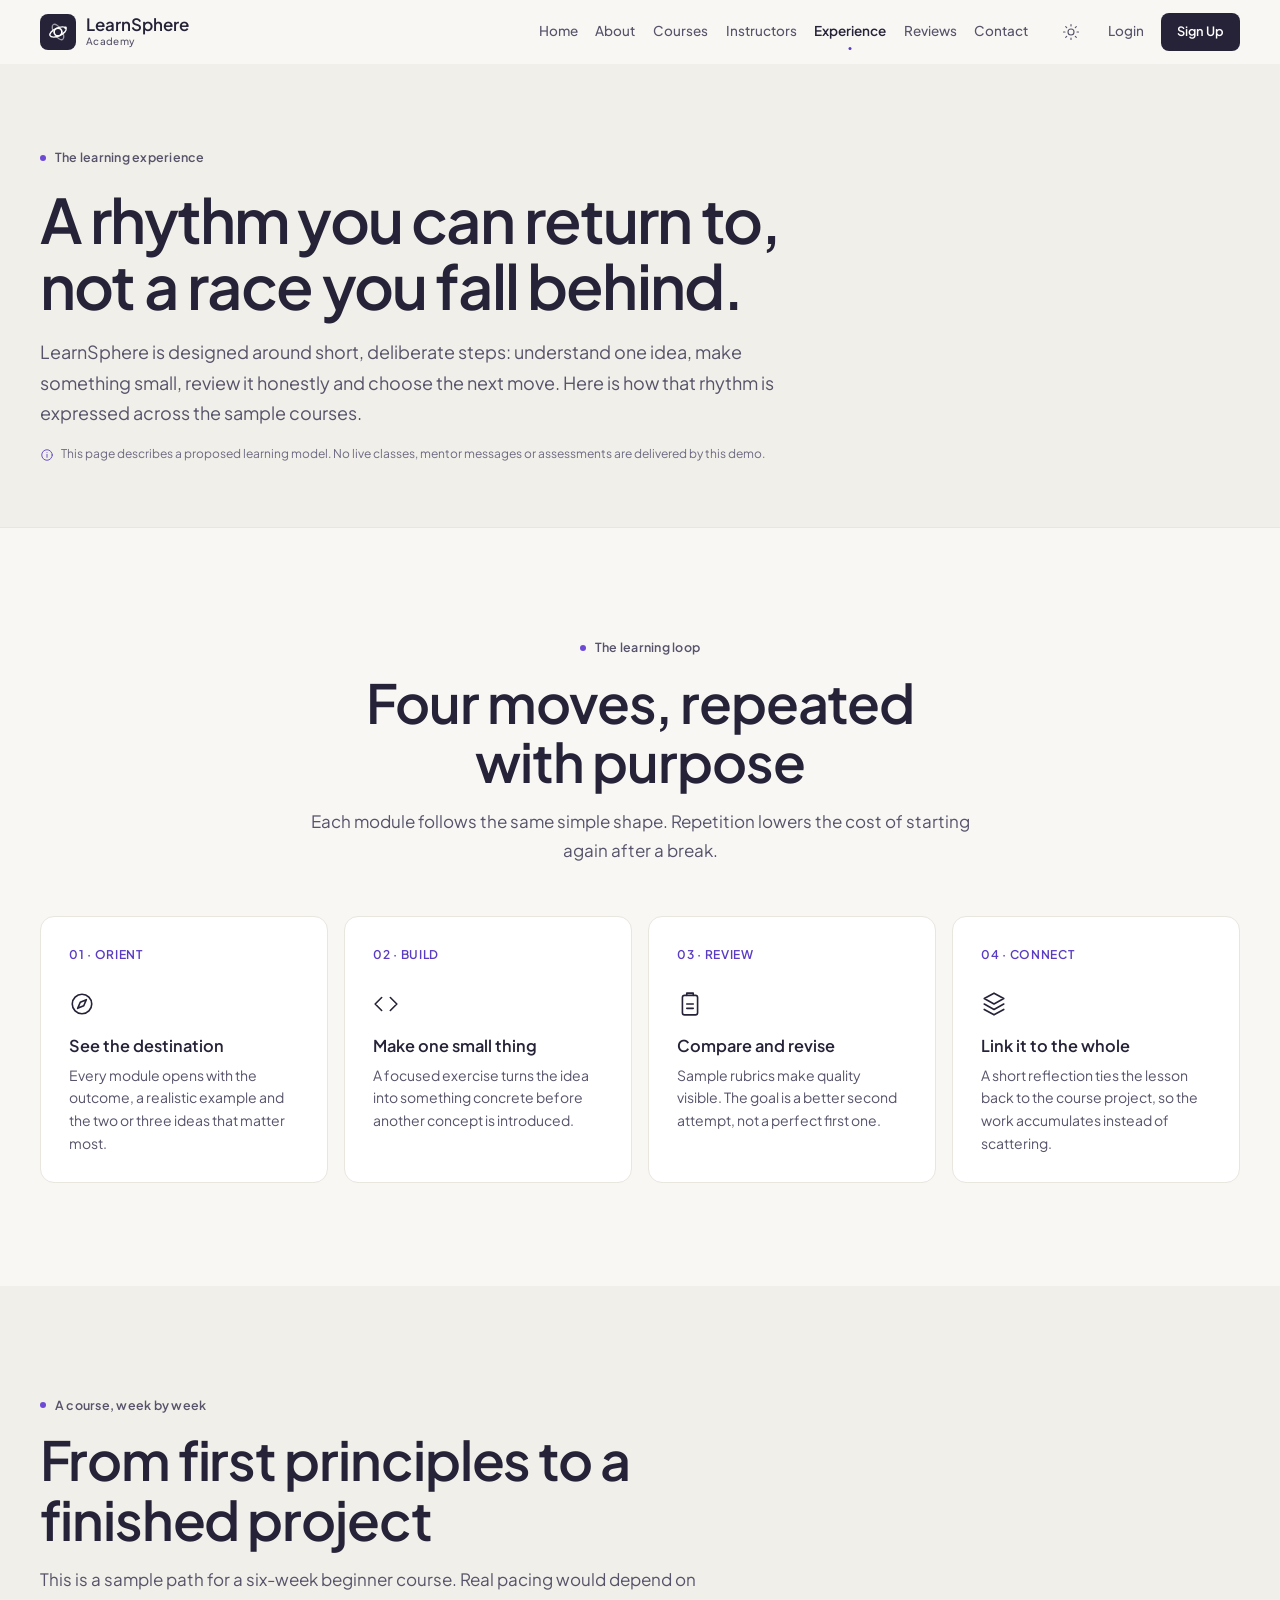
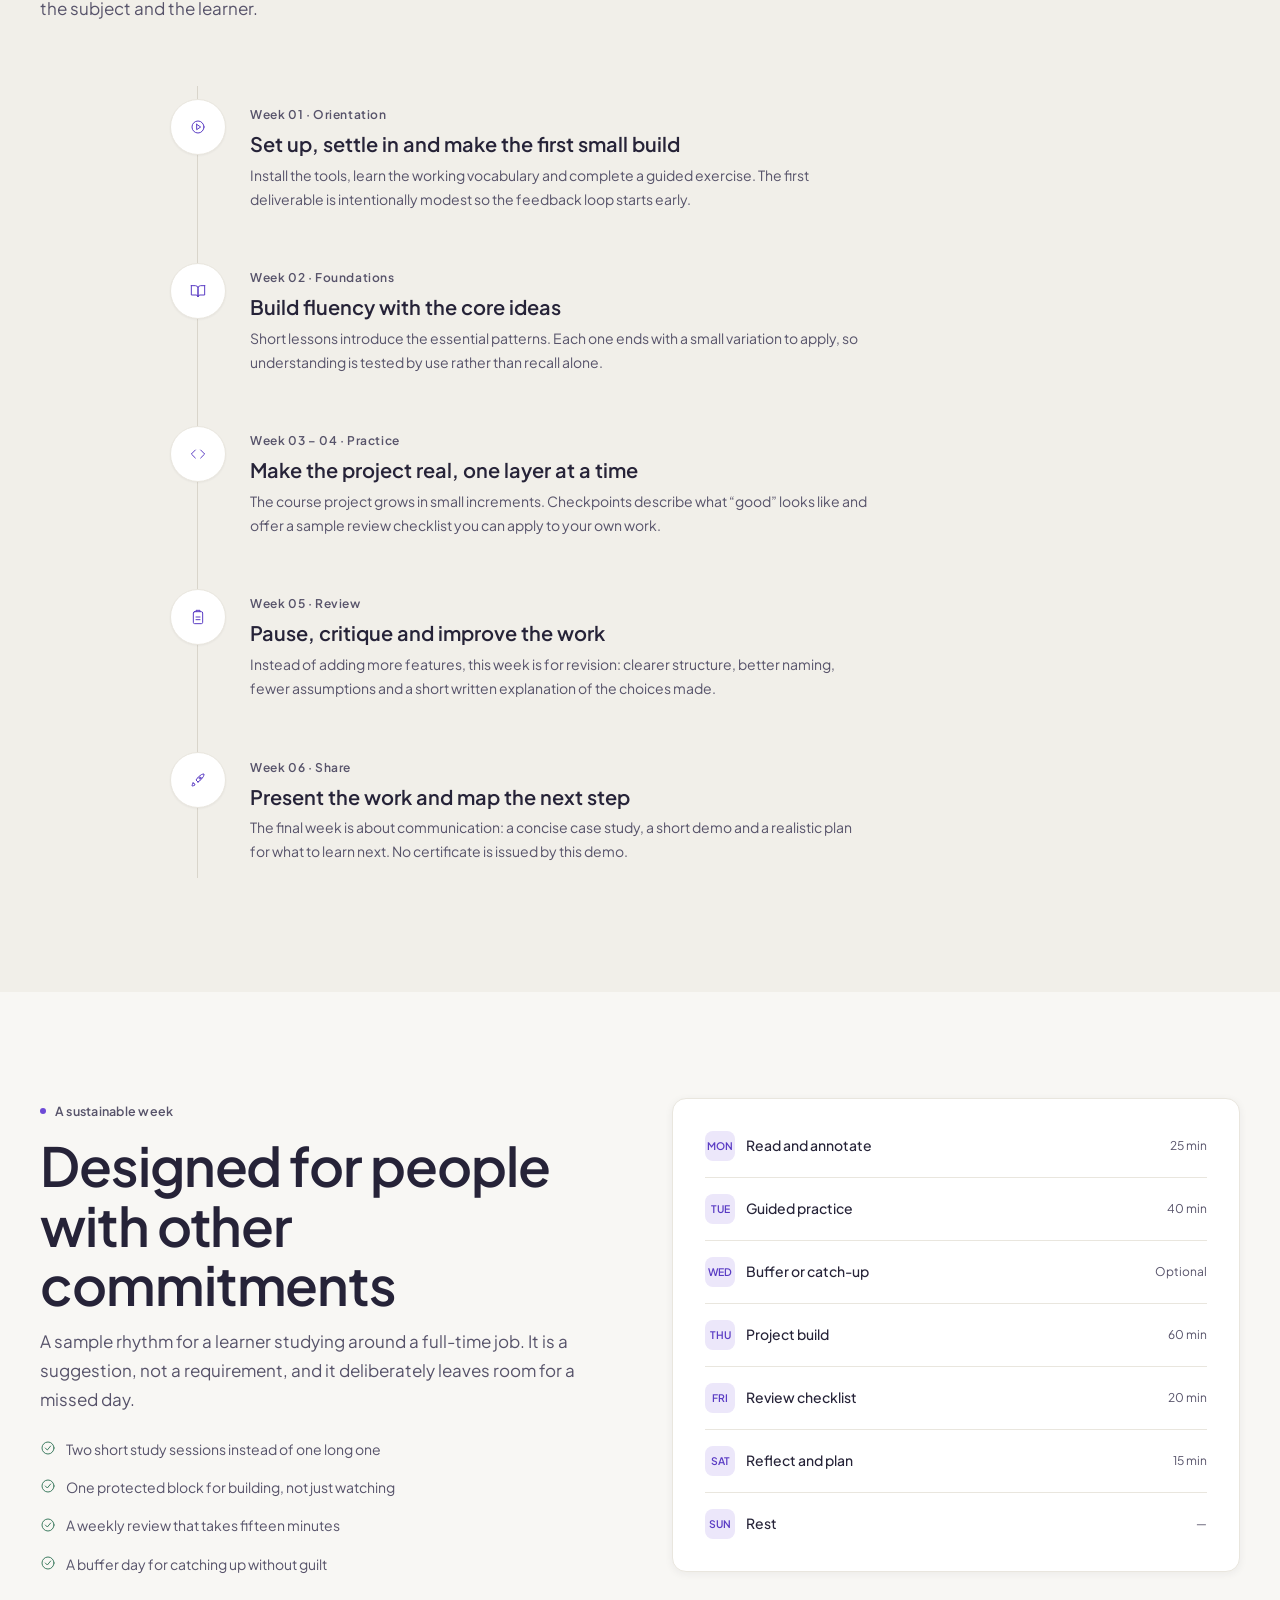
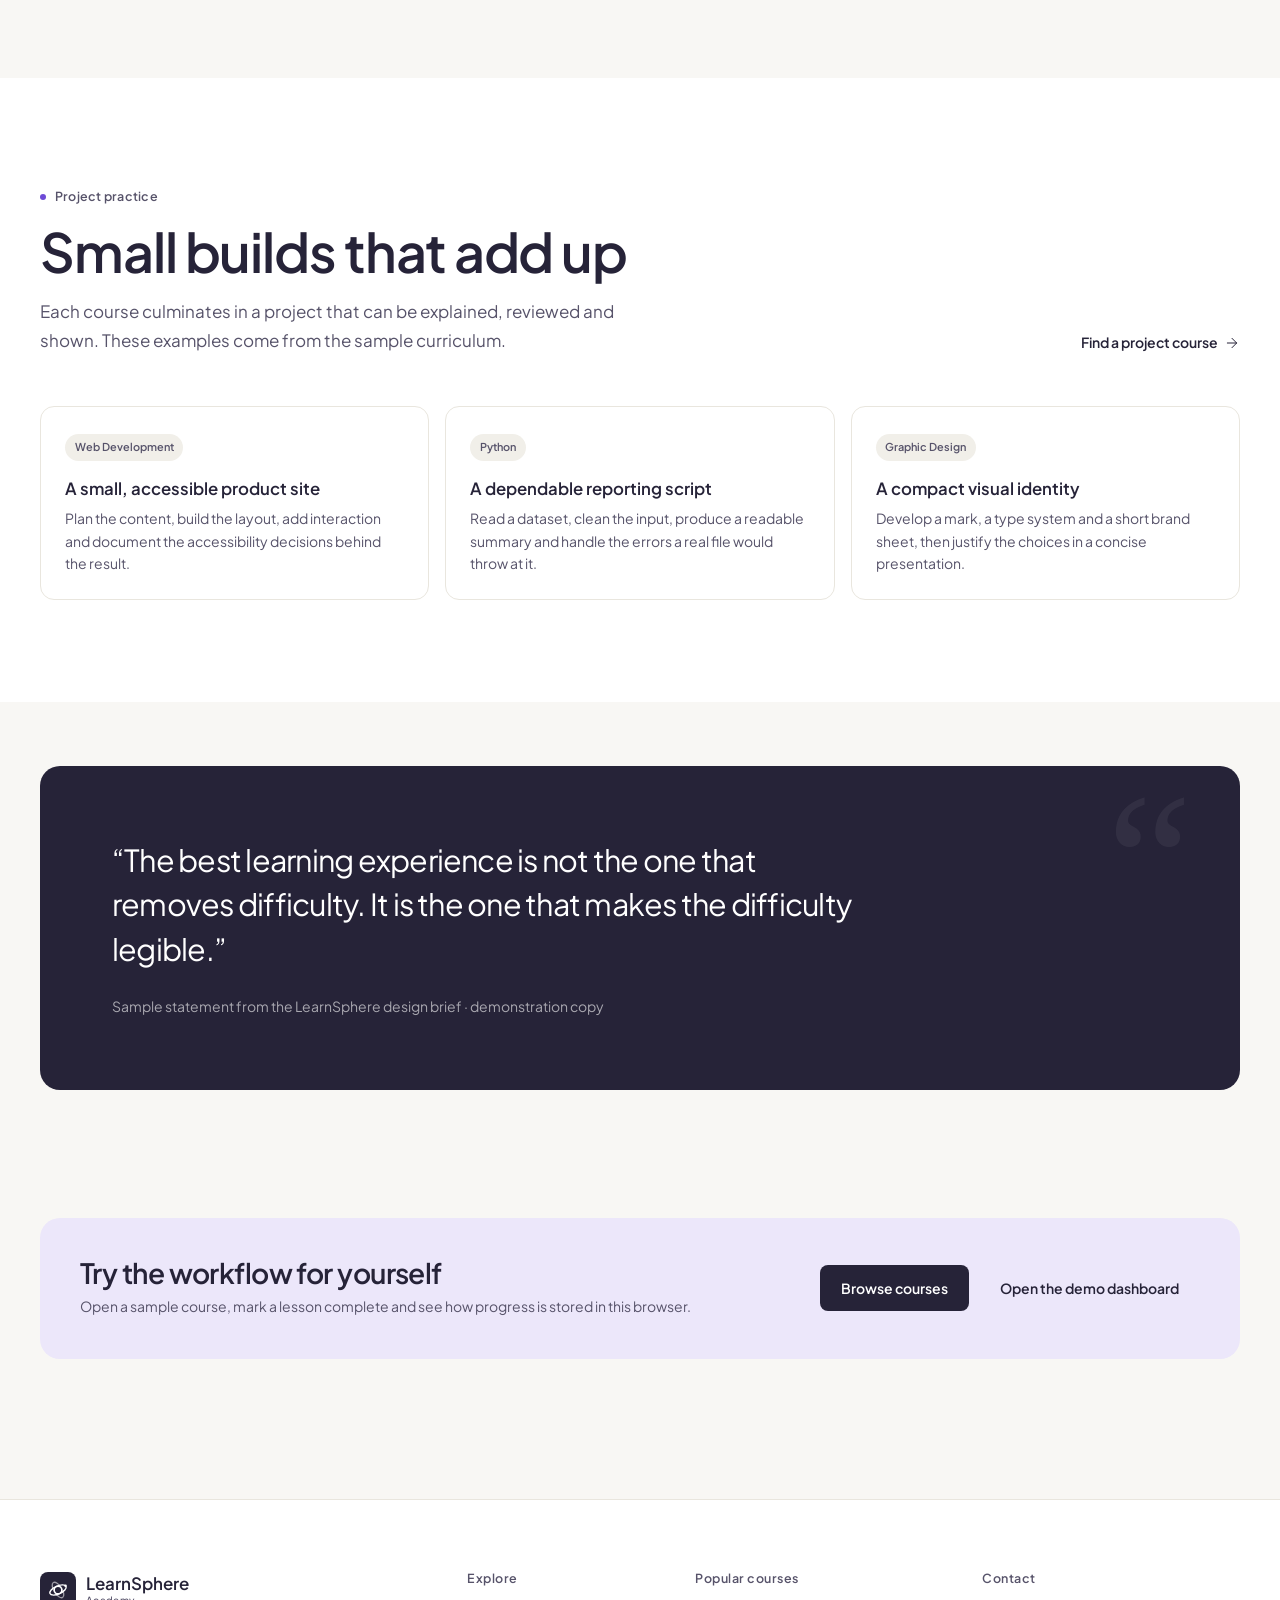
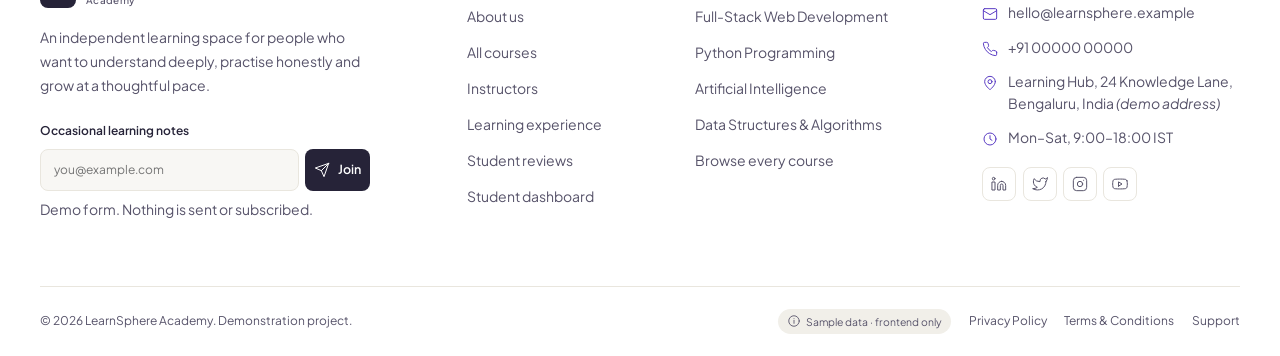
<file: pages/experience.html>
<!DOCTYPE html>
<html lang="en" data-theme="light">
<head>
  <meta charset="utf-8">
  <meta name="viewport" content="width=device-width, initial-scale=1">
  <title>The learning experience — LearnSphere Academy</title>
  <meta name="description" content="See how a LearnSphere Academy course is structured: a four-part learning loop, a sample weekly rhythm and project-led practice. Demo content only.">
  <meta name="theme-color" content="#f8f7f4">
  <link rel="icon" href="../assets/icons/favicon.svg" type="image/svg+xml">
  <link rel="preconnect" href="https://fonts.googleapis.com">
  <link rel="preconnect" href="https://fonts.gstatic.com" crossorigin>
  <link href="https://fonts.googleapis.com/css2?family=Plus+Jakarta+Sans:wght@400;500;600&display=swap" rel="stylesheet">
  <link rel="stylesheet" href="../css/variables.css">
  <link rel="stylesheet" href="../css/style.css">
  <link rel="stylesheet" href="../css/components.css">
  <link rel="stylesheet" href="../css/animations.css">
  <link rel="stylesheet" href="../css/responsive.css">
  <script>
    (function(){try{var s=localStorage.getItem('learnsphere.theme');var d=window.matchMedia('(prefers-color-scheme: dark)').matches;document.documentElement.setAttribute('data-theme',s==='dark'||s==='light'?s:(d?'dark':'light'));document.documentElement.classList.add('js');}catch(e){document.documentElement.classList.add('js');}})();
  </script>
</head>
<body data-page="experience" data-root="../">
  <a class="skip-link" href="#main">Skip to content</a>
  <div id="site-header"></div>

  <main id="main">
    <section class="page-hero">
      <div class="container page-hero__inner">
        <div class="page-hero__content">
          <span class="eyebrow">The learning experience</span>
          <h1>A rhythm you can return to, not a race you fall behind.</h1>
          <p class="page-hero__lead">LearnSphere is designed around short, deliberate steps: understand one idea, make something small, review it honestly and choose the next move. Here is how that rhythm is expressed across the sample courses.</p>
          <p class="demo-note"><svg class="icon" aria-hidden="true"><use href="#i-info"></use></svg><span>This page describes a proposed learning model. No live classes, mentor messages or assessments are delivered by this demo.</span></p>
        </div>
      </div>
    </section>

    <section class="section">
      <div class="container">
        <div class="section-head section-head--center">
          <span class="eyebrow">The learning loop</span>
          <h2 class="section-title">Four moves, repeated with purpose</h2>
          <p class="section-lead">Each module follows the same simple shape. Repetition lowers the cost of starting again after a break.</p>
        </div>
        <div class="method-grid">
          <article class="method-card reveal">
            <div class="method-card__num">01 · ORIENT</div>
            <div class="method-card__icon" aria-hidden="true"><svg class="icon"><use href="#i-compass"></use></svg></div>
            <h3>See the destination</h3>
            <p>Every module opens with the outcome, a realistic example and the two or three ideas that matter most.</p>
          </article>
          <article class="method-card reveal" data-delay="1">
            <div class="method-card__num">02 · BUILD</div>
            <div class="method-card__icon" aria-hidden="true"><svg class="icon"><use href="#i-code"></use></svg></div>
            <h3>Make one small thing</h3>
            <p>A focused exercise turns the idea into something concrete before another concept is introduced.</p>
          </article>
          <article class="method-card reveal" data-delay="2">
            <div class="method-card__num">03 · REVIEW</div>
            <div class="method-card__icon" aria-hidden="true"><svg class="icon"><use href="#i-clipboard"></use></svg></div>
            <h3>Compare and revise</h3>
            <p>Sample rubrics make quality visible. The goal is a better second attempt, not a perfect first one.</p>
          </article>
          <article class="method-card reveal" data-delay="3">
            <div class="method-card__num">04 · CONNECT</div>
            <div class="method-card__icon" aria-hidden="true"><svg class="icon"><use href="#i-layers"></use></svg></div>
            <h3>Link it to the whole</h3>
            <p>A short reflection ties the lesson back to the course project, so the work accumulates instead of scattering.</p>
          </article>
        </div>
      </div>
    </section>

    <section class="section section--tint">
      <div class="container">
        <div class="section-head">
          <span class="eyebrow">A course, week by week</span>
          <h2 class="section-title">From first principles to a finished project</h2>
          <p class="section-lead">This is a sample path for a six-week beginner course. Real pacing would depend on the subject and the learner.</p>
        </div>
        <div class="timeline">
          <article class="timeline-item reveal">
            <div class="timeline-item__marker" aria-hidden="true"><svg class="icon"><use href="#i-play-circle"></use></svg></div>
            <div class="timeline-item__body">
              <div class="timeline-item__step">Week 01 · Orientation</div>
              <h3>Set up, settle in and make the first small build</h3>
              <p>Install the tools, learn the working vocabulary and complete a guided exercise. The first deliverable is intentionally modest so the feedback loop starts early.</p>
            </div>
          </article>
          <article class="timeline-item reveal">
            <div class="timeline-item__marker" aria-hidden="true"><svg class="icon"><use href="#i-book-open"></use></svg></div>
            <div class="timeline-item__body">
              <div class="timeline-item__step">Week 02 · Foundations</div>
              <h3>Build fluency with the core ideas</h3>
              <p>Short lessons introduce the essential patterns. Each one ends with a small variation to apply, so understanding is tested by use rather than recall alone.</p>
            </div>
          </article>
          <article class="timeline-item reveal">
            <div class="timeline-item__marker" aria-hidden="true"><svg class="icon"><use href="#i-code"></use></svg></div>
            <div class="timeline-item__body">
              <div class="timeline-item__step">Week 03 – 04 · Practice</div>
              <h3>Make the project real, one layer at a time</h3>
              <p>The course project grows in small increments. Checkpoints describe what “good” looks like and offer a sample review checklist you can apply to your own work.</p>
            </div>
          </article>
          <article class="timeline-item reveal">
            <div class="timeline-item__marker" aria-hidden="true"><svg class="icon"><use href="#i-clipboard"></use></svg></div>
            <div class="timeline-item__body">
              <div class="timeline-item__step">Week 05 · Review</div>
              <h3>Pause, critique and improve the work</h3>
              <p>Instead of adding more features, this week is for revision: clearer structure, better naming, fewer assumptions and a short written explanation of the choices made.</p>
            </div>
          </article>
          <article class="timeline-item reveal">
            <div class="timeline-item__marker" aria-hidden="true"><svg class="icon"><use href="#i-rocket"></use></svg></div>
            <div class="timeline-item__body">
              <div class="timeline-item__step">Week 06 · Share</div>
              <h3>Present the work and map the next step</h3>
              <p>The final week is about communication: a concise case study, a short demo and a realistic plan for what to learn next. No certificate is issued by this demo.</p>
            </div>
          </article>
        </div>
      </div>
    </section>

    <section class="section">
      <div class="container">
        <div class="week-grid">
          <div>
            <span class="eyebrow">A sustainable week</span>
            <h2 class="section-title">Designed for people with other commitments</h2>
            <p class="section-lead" style="margin-top:.8rem">A sample rhythm for a learner studying around a full-time job. It is a suggestion, not a requirement, and it deliberately leaves room for a missed day.</p>
            <ul class="approach-list" style="margin-top:1.5rem">
              <li><svg class="icon" aria-hidden="true"><use href="#i-check-circle"></use></svg><span>Two short study sessions instead of one long one</span></li>
              <li><svg class="icon" aria-hidden="true"><use href="#i-check-circle"></use></svg><span>One protected block for building, not just watching</span></li>
              <li><svg class="icon" aria-hidden="true"><use href="#i-check-circle"></use></svg><span>A weekly review that takes fifteen minutes</span></li>
              <li><svg class="icon" aria-hidden="true"><use href="#i-check-circle"></use></svg><span>A buffer day for catching up without guilt</span></li>
            </ul>
          </div>
          <div class="week-card reveal">
            <div class="week-day">
              <div class="week-day__label"><span>MON</span> Read and annotate</div>
              <div class="week-day__time">25 min</div>
            </div>
            <div class="week-day">
              <div class="week-day__label"><span>TUE</span> Guided practice</div>
              <div class="week-day__time">40 min</div>
            </div>
            <div class="week-day">
              <div class="week-day__label"><span>WED</span> Buffer or catch-up</div>
              <div class="week-day__time">Optional</div>
            </div>
            <div class="week-day">
              <div class="week-day__label"><span>THU</span> Project build</div>
              <div class="week-day__time">60 min</div>
            </div>
            <div class="week-day">
              <div class="week-day__label"><span>FRI</span> Review checklist</div>
              <div class="week-day__time">20 min</div>
            </div>
            <div class="week-day">
              <div class="week-day__label"><span>SAT</span> Reflect and plan</div>
              <div class="week-day__time">15 min</div>
            </div>
            <div class="week-day">
              <div class="week-day__label"><span>SUN</span> Rest</div>
              <div class="week-day__time">—</div>
            </div>
          </div>
        </div>
      </div>
    </section>

    <section class="section section--surface">
      <div class="container">
        <div class="section-head section-head--split">
          <div class="section-head__body">
            <span class="eyebrow">Project practice</span>
            <h2 class="section-title">Small builds that add up</h2>
            <p class="section-lead">Each course culminates in a project that can be explained, reviewed and shown. These examples come from the sample curriculum.</p>
          </div>
          <a class="text-link" href="../pages/courses.html">Find a project course <svg class="icon icon--arrow" aria-hidden="true"><use href="#i-arrow-right"></use></svg></a>
        </div>
        <div class="project-grid">
          <article class="project-card reveal">
            <span class="project-card__tag">Web Development</span>
            <h3>A small, accessible product site</h3>
            <p>Plan the content, build the layout, add interaction and document the accessibility decisions behind the result.</p>
          </article>
          <article class="project-card reveal" data-delay="1">
            <span class="project-card__tag">Python</span>
            <h3>A dependable reporting script</h3>
            <p>Read a dataset, clean the input, produce a readable summary and handle the errors a real file would throw at it.</p>
          </article>
          <article class="project-card reveal" data-delay="2">
            <span class="project-card__tag">Graphic Design</span>
            <h3>A compact visual identity</h3>
            <p>Develop a mark, a type system and a short brand sheet, then justify the choices in a concise presentation.</p>
          </article>
        </div>
      </div>
    </section>

    <section class="section section--tight">
      <div class="container">
        <div class="quote-band reveal">
          <blockquote>“The best learning experience is not the one that removes difficulty. It is the one that makes the difficulty legible.”</blockquote>
          <cite>Sample statement from the LearnSphere design brief · demonstration copy</cite>
        </div>
      </div>
    </section>

    <section class="section section--tight">
      <div class="container">
        <div class="page-cta">
          <div>
            <h2>Try the workflow for yourself</h2>
            <p>Open a sample course, mark a lesson complete and see how progress is stored in this browser.</p>
          </div>
          <div class="page-cta__actions">
            <a class="btn btn--primary" href="../pages/courses.html">Browse courses</a>
            <a class="btn btn--ghost" href="../pages/dashboard.html">Open the demo dashboard</a>
          </div>
        </div>
      </div>
    </section>
  </main>

  <div id="site-footer"></div>

  <script src="../js/icons.js"></script>
  <script src="../js/storage.js"></script>
  <script src="../js/data.js"></script>
  <script src="../js/theme.js"></script>
  <script src="../js/components.js"></script>
  <script src="../js/navigation.js"></script>
  <script src="../js/animations.js"></script>
  <script src="../js/forms.js"></script>
  <script src="../js/main.js"></script>
</body>
</html>
</file>
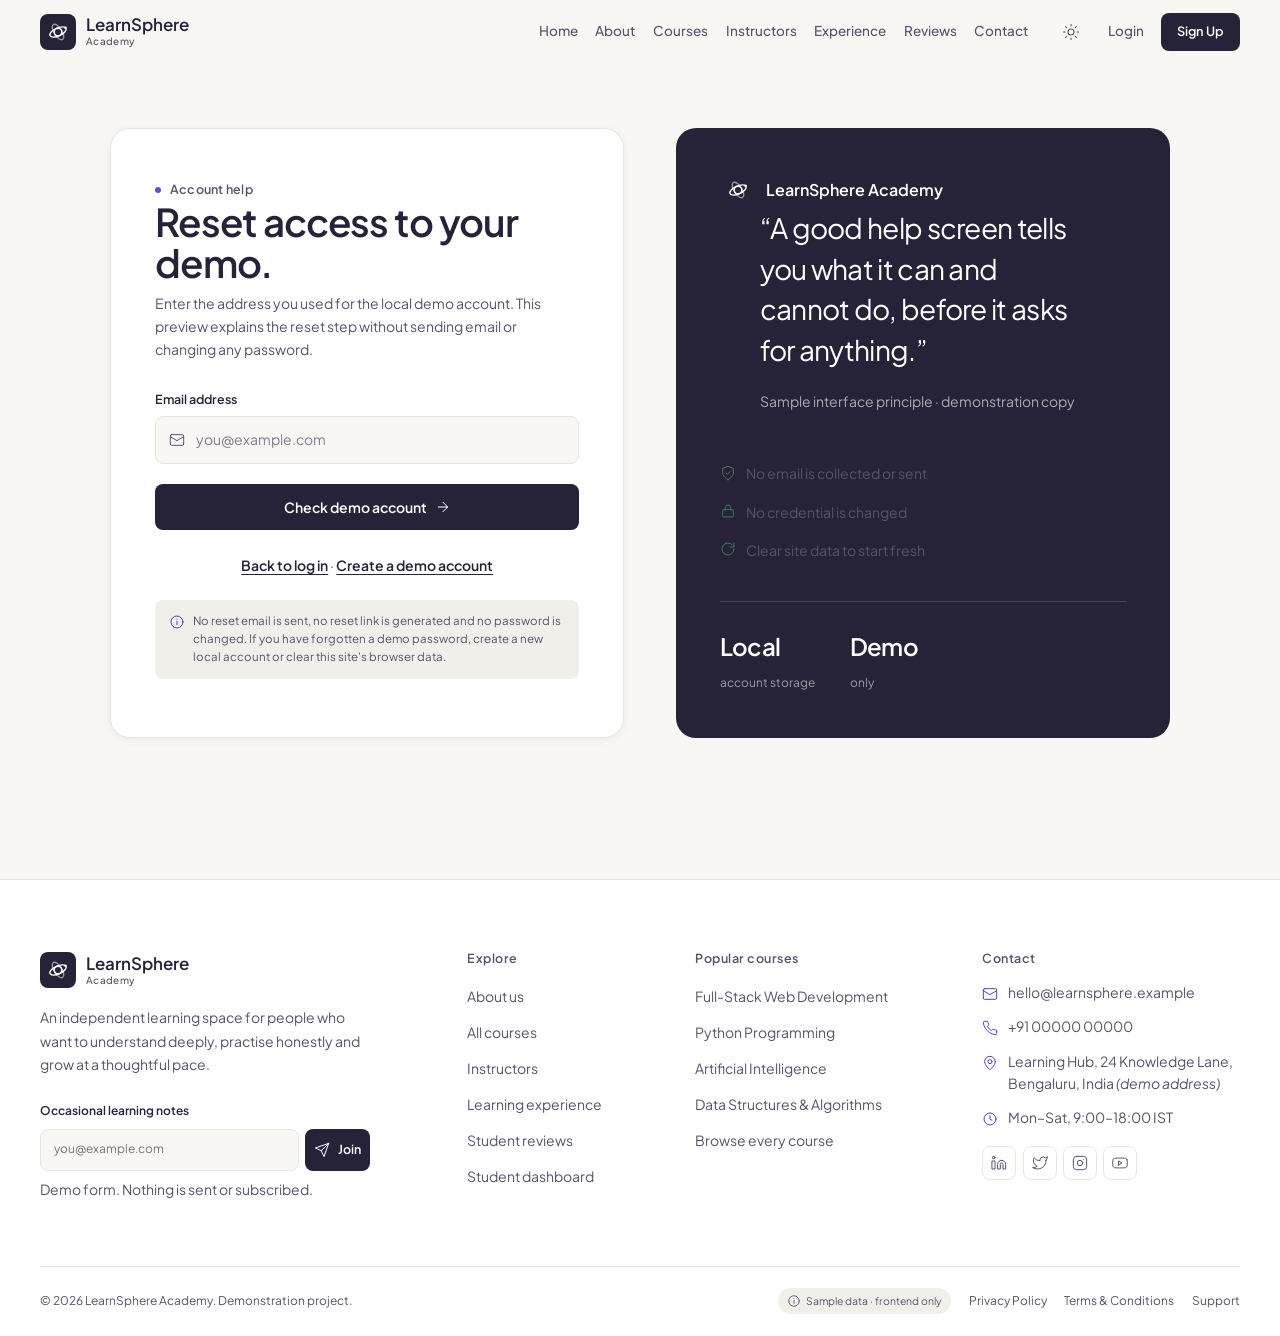
<file: pages/forgot-password.html>
<!DOCTYPE html>
<html lang="en" data-theme="light">
<head>
  <meta charset="utf-8">
  <meta name="viewport" content="width=device-width, initial-scale=1">
  <title>Forgot password — LearnSphere Academy</title>
  <meta name="description" content="Request demo password reset instructions for the LearnSphere Academy frontend project. No email is sent and no password is changed.">
  <meta name="theme-color" content="#f8f7f4">
  <link rel="icon" href="../assets/icons/favicon.svg" type="image/svg+xml">
  <link rel="preconnect" href="https://fonts.googleapis.com">
  <link rel="preconnect" href="https://fonts.gstatic.com" crossorigin>
  <link href="https://fonts.googleapis.com/css2?family=Plus+Jakarta+Sans:wght@400;500;600&display=swap" rel="stylesheet">
  <link rel="stylesheet" href="../css/variables.css">
  <link rel="stylesheet" href="../css/style.css">
  <link rel="stylesheet" href="../css/components.css">
  <link rel="stylesheet" href="../css/animations.css">
  <link rel="stylesheet" href="../css/responsive.css">
  <script>
    (function(){try{var s=localStorage.getItem('learnsphere.theme');var d=window.matchMedia('(prefers-color-scheme: dark)').matches;document.documentElement.setAttribute('data-theme',s==='dark'||s==='light'?s:(d?'dark':'light'));document.documentElement.classList.add('js');}catch(e){document.documentElement.classList.add('js');}})();
  </script>
</head>
<body data-page="forgot-password" data-root="../">
  <a class="skip-link" href="#main">Skip to content</a>
  <div id="site-header"></div>

  <main id="main">
    <section class="auth-section">
      <div class="container">
        <div class="auth-layout">
          <div class="auth-card">
            <div class="auth-card__head">
              <span class="eyebrow">Account help</span>
              <h1>Reset access to your demo.</h1>
              <p>Enter the address you used for the local demo account. This preview explains the reset step without sending email or changing any password.</p>
            </div>

            <form class="auth-form" id="forgot-form" novalidate>
              <div class="form-success" id="forgot-success" role="status" aria-live="polite"></div>

              <div class="form-field">
                <label class="form-label" for="forgot-email">Email address</label>
                <div class="input-wrap">
                  <svg class="icon" aria-hidden="true"><use href="#i-mail"></use></svg>
                  <input class="input" id="forgot-email" name="email" type="email" autocomplete="email" placeholder="you@example.com">
                </div>
                <p class="field-error"></p>
              </div>

              <button class="btn btn--primary" type="submit">Check demo account <svg class="icon icon--arrow" aria-hidden="true"><use href="#i-arrow-right"></use></svg></button>
            </form>

            <p class="auth-foot"><a href="../pages/login.html">Back to log in</a> · <a href="../pages/signup.html">Create a demo account</a></p>

            <div class="auth-note">
              <svg class="icon" aria-hidden="true"><use href="#i-info"></use></svg>
              <span>No reset email is sent, no reset link is generated and no password is changed. If you have forgotten a demo password, create a new local account or clear this site's browser data.</span>
            </div>
          </div>

          <aside class="auth-aside" aria-label="Demo account help">
            <div class="auth-aside__brand">
              <span class="brand-mark" aria-hidden="true">
                <svg viewBox="0 0 24 24" fill="none" stroke="currentColor" stroke-width="1.5" stroke-linecap="round">
                  <circle cx="12" cy="12" r="4.1"/>
                  <ellipse cx="12" cy="12" rx="9.6" ry="4.4" transform="rotate(-24 12 12)"/>
                  <ellipse cx="12" cy="12" rx="9.6" ry="4.4" transform="rotate(58 12 12)" opacity=".55"/>
                  <circle cx="20.2" cy="7.4" r="1.4" fill="currentColor" stroke="none"/>
                </svg>
              </span>
              LearnSphere Academy
            </div>

            <figure class="auth-aside__quote">
              <blockquote>“A good help screen tells you what it can and cannot do, before it asks for anything.”</blockquote>
              <figcaption>Sample interface principle · demonstration copy</figcaption>
            </figure>

            <ul class="approach-list" style="position:relative;z-index:1;margin-top:2rem;color:rgba(255,255,255,.78)">
              <li><svg class="icon" aria-hidden="true"><use href="#i-shield"></use></svg><span>No email is collected or sent</span></li>
              <li><svg class="icon" aria-hidden="true"><use href="#i-lock"></use></svg><span>No credential is changed</span></li>
              <li><svg class="icon" aria-hidden="true"><use href="#i-refresh"></use></svg><span>Clear site data to start fresh</span></li>
            </ul>

            <div class="auth-aside__stats">
              <div><strong>Local</strong><span>account storage</span></div>
              <div><strong>Demo</strong><span>only</span></div>
            </div>
          </aside>
        </div>
      </div>
    </section>
  </main>

  <div id="site-footer"></div>

  <script src="../js/icons.js"></script>
  <script src="../js/storage.js"></script>
  <script src="../js/data.js"></script>
  <script src="../js/theme.js"></script>
  <script src="../js/components.js"></script>
  <script src="../js/navigation.js"></script>
  <script src="../js/animations.js"></script>
  <script src="../js/forms.js"></script>
  <script src="../js/main.js"></script>
</body>
</html>
</file>
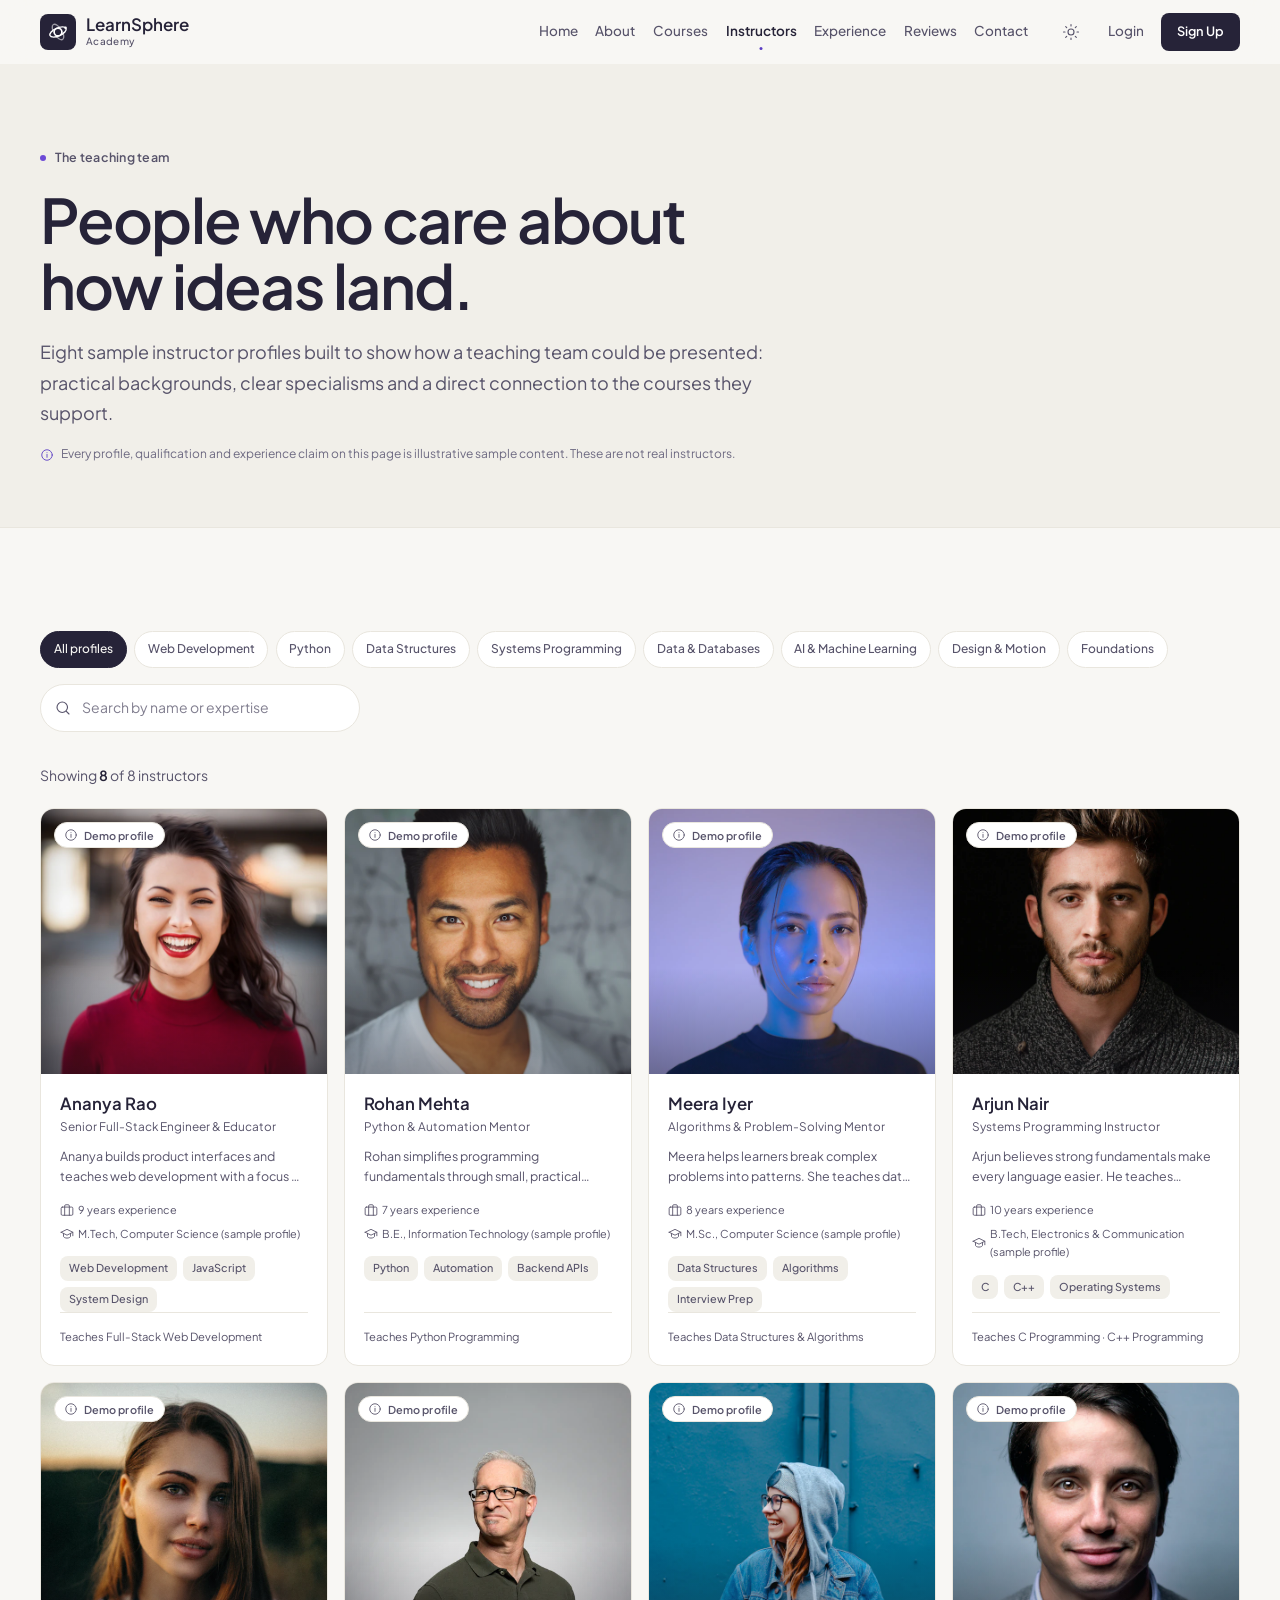
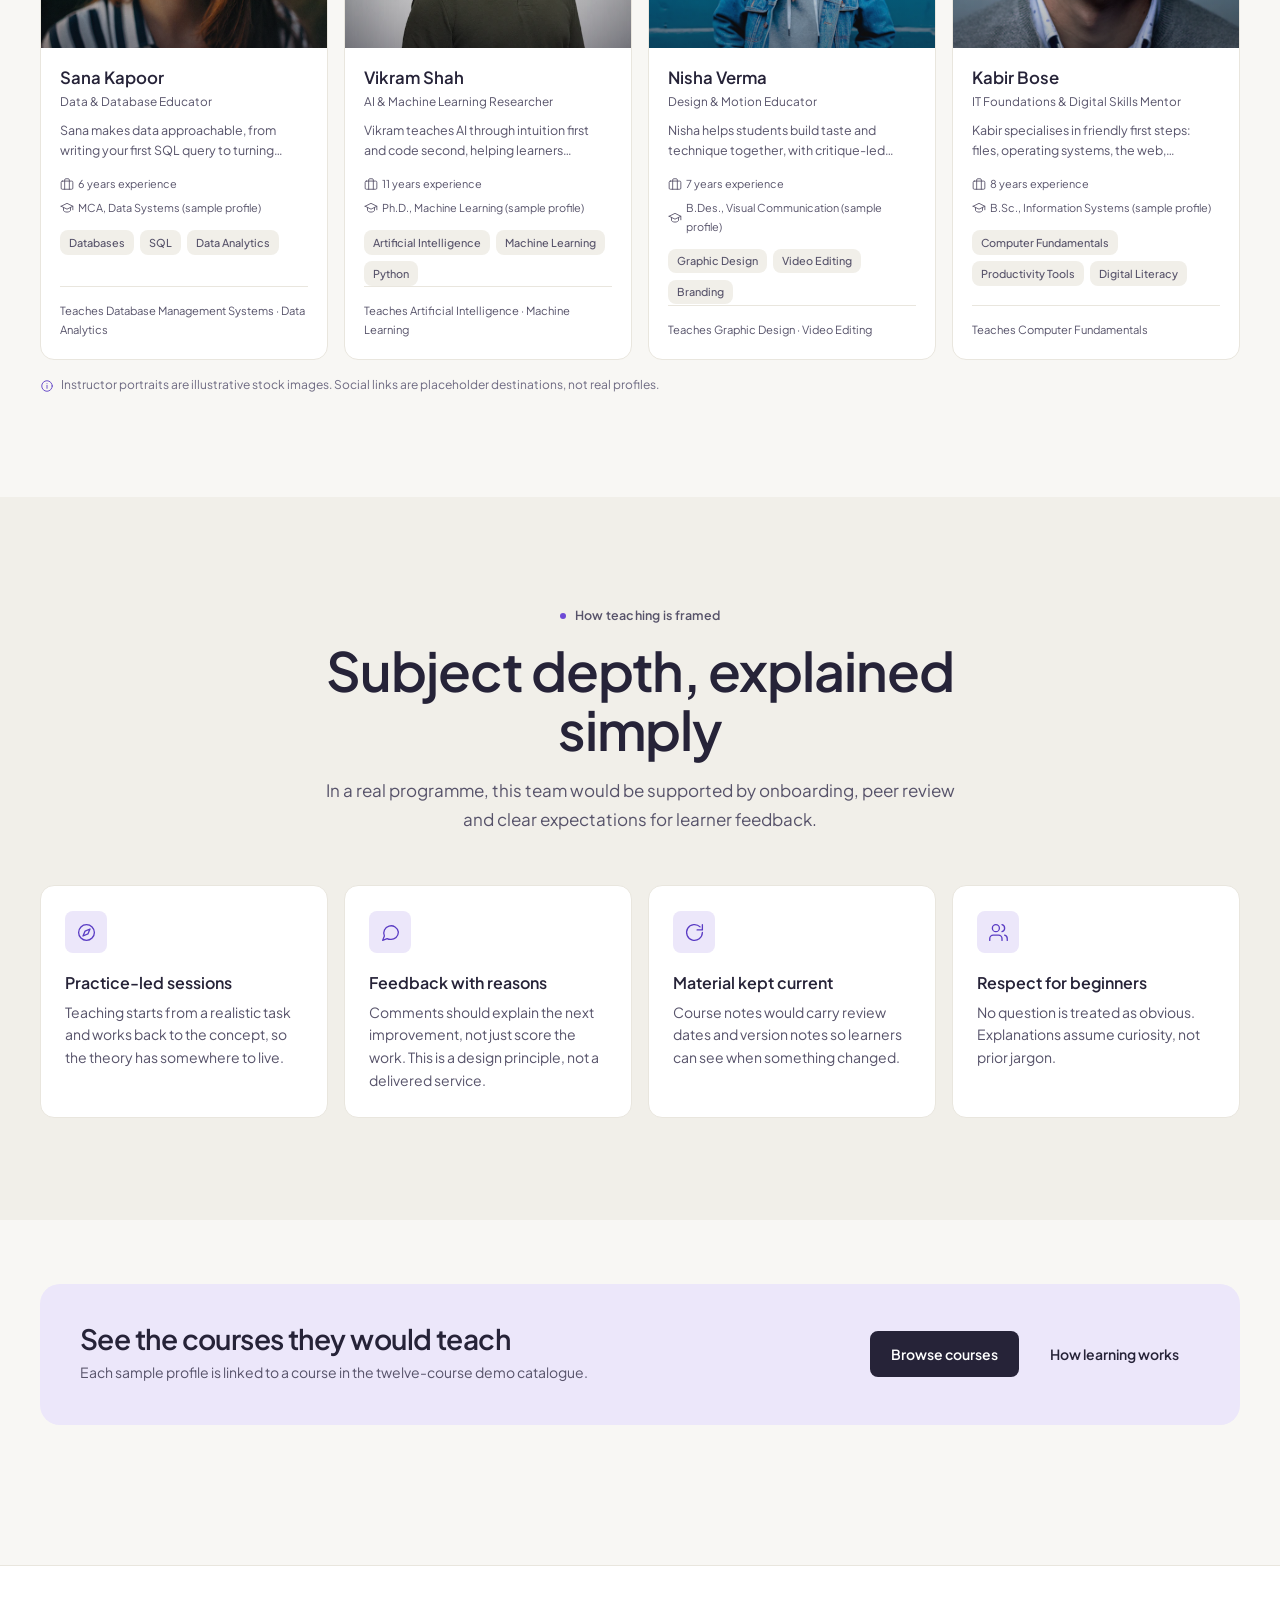
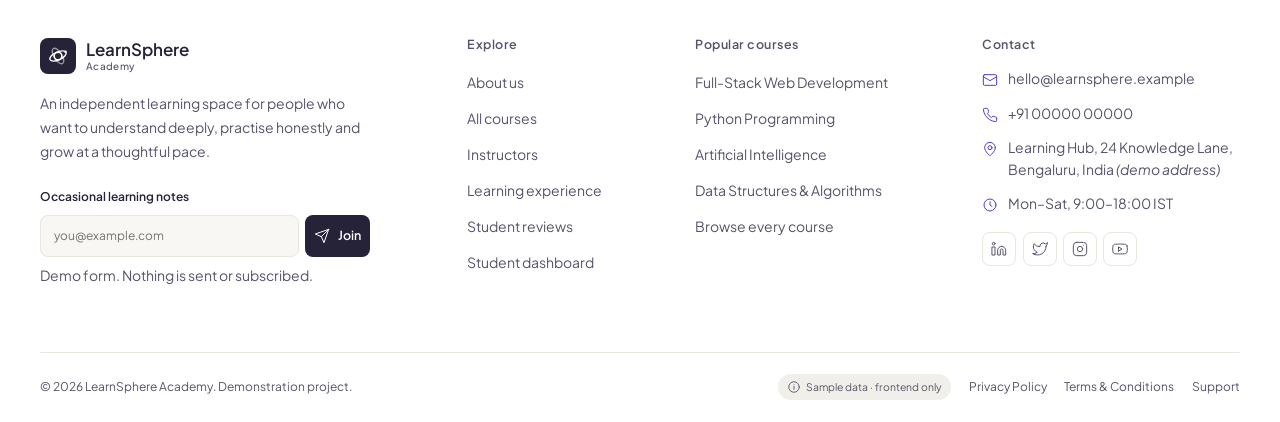
<file: pages/instructors.html>
<!DOCTYPE html>
<html lang="en" data-theme="light">
<head>
  <meta charset="utf-8">
  <meta name="viewport" content="width=device-width, initial-scale=1">
  <title>Instructors — LearnSphere Academy</title>
  <meta name="description" content="Meet eight sample instructor profiles for the LearnSphere Academy demonstration. Teaching backgrounds and credentials shown here are illustrative content.">
  <meta name="theme-color" content="#f8f7f4">
  <link rel="icon" href="../assets/icons/favicon.svg" type="image/svg+xml">
  <link rel="preconnect" href="https://fonts.googleapis.com">
  <link rel="preconnect" href="https://fonts.gstatic.com" crossorigin>
  <link href="https://fonts.googleapis.com/css2?family=Plus+Jakarta+Sans:wght@400;500;600&display=swap" rel="stylesheet">
  <link rel="stylesheet" href="../css/variables.css">
  <link rel="stylesheet" href="../css/style.css">
  <link rel="stylesheet" href="../css/components.css">
  <link rel="stylesheet" href="../css/animations.css">
  <link rel="stylesheet" href="../css/responsive.css">
  <script>
    (function(){try{var s=localStorage.getItem('learnsphere.theme');var d=window.matchMedia('(prefers-color-scheme: dark)').matches;document.documentElement.setAttribute('data-theme',s==='dark'||s==='light'?s:(d?'dark':'light'));document.documentElement.classList.add('js');}catch(e){document.documentElement.classList.add('js');}})();
  </script>
</head>
<body data-page="instructors" data-root="../">
  <a class="skip-link" href="#main">Skip to content</a>
  <div id="site-header"></div>

  <main id="main">
    <section class="page-hero">
      <div class="container page-hero__inner">
        <div class="page-hero__content">
          <span class="eyebrow">The teaching team</span>
          <h1>People who care about how ideas land.</h1>
          <p class="page-hero__lead">Eight sample instructor profiles built to show how a teaching team could be presented: practical backgrounds, clear specialisms and a direct connection to the courses they support.</p>
          <p class="demo-note"><svg class="icon" aria-hidden="true"><use href="#i-info"></use></svg><span>Every profile, qualification and experience claim on this page is illustrative sample content. These are not real instructors.</span></p>
        </div>
      </div>
    </section>

    <section class="section">
      <div class="container">
        <div class="instructor-toolbar">
          <div class="spec-chips" role="group" aria-label="Filter by specialisation">
            <button class="spec-chip" type="button" data-specialization-filter="all">All profiles</button>
            <button class="spec-chip" type="button" data-specialization-filter="Web Development">Web Development</button>
            <button class="spec-chip" type="button" data-specialization-filter="Python">Python</button>
            <button class="spec-chip" type="button" data-specialization-filter="Data Structures">Data Structures</button>
            <button class="spec-chip" type="button" data-specialization-filter="Systems Programming">Systems Programming</button>
            <button class="spec-chip" type="button" data-specialization-filter="Data &amp; Databases">Data &amp; Databases</button>
            <button class="spec-chip" type="button" data-specialization-filter="AI &amp; Machine Learning">AI &amp; Machine Learning</button>
            <button class="spec-chip" type="button" data-specialization-filter="Design &amp; Motion">Design &amp; Motion</button>
            <button class="spec-chip" type="button" data-specialization-filter="Foundations">Foundations</button>
          </div>
          <label class="search-box" for="instructor-search">
            <svg class="icon" aria-hidden="true"><use href="#i-search"></use></svg>
            <input class="input" id="instructor-search" type="search" placeholder="Search by name or expertise" autocomplete="off" aria-label="Search instructors">
          </label>
        </div>

        <p class="catalog-count" id="instructor-count" style="margin-bottom:1.25rem" aria-live="polite">Loading sample instructor profiles…</p>

        <h2 class="visually-hidden">Instructor profiles</h2>
        <div class="instructor-page-grid" id="instructor-grid" aria-live="polite"></div>

        <div class="empty-state" id="instructor-empty" hidden>
          <span class="empty-state__icon" aria-hidden="true"><svg class="icon"><use href="#i-users"></use></svg></span>
          <h3>No profiles match that search</h3>
          <p>Try another specialisation or use a shorter search term to see all eight sample profiles.</p>
        </div>

        <p class="demo-note"><svg class="icon" aria-hidden="true"><use href="#i-info"></use></svg><span>Instructor portraits are illustrative stock images. Social links are placeholder destinations, not real profiles.</span></p>
      </div>
    </section>

    <section class="section section--tint">
      <div class="container">
        <div class="section-head section-head--center">
          <span class="eyebrow">How teaching is framed</span>
          <h2 class="section-title">Subject depth, explained simply</h2>
          <p class="section-lead">In a real programme, this team would be supported by onboarding, peer review and clear expectations for learner feedback.</p>
        </div>
        <div class="feature-grid">
          <article class="feature-card reveal">
            <span class="feature-card__icon" aria-hidden="true"><svg class="icon"><use href="#i-compass"></use></svg></span>
            <h3>Practice-led sessions</h3>
            <p>Teaching starts from a realistic task and works back to the concept, so the theory has somewhere to live.</p>
          </article>
          <article class="feature-card reveal" data-delay="1">
            <span class="feature-card__icon" aria-hidden="true"><svg class="icon"><use href="#i-message"></use></svg></span>
            <h3>Feedback with reasons</h3>
            <p>Comments should explain the next improvement, not just score the work. This is a design principle, not a delivered service.</p>
          </article>
          <article class="feature-card reveal" data-delay="2">
            <span class="feature-card__icon" aria-hidden="true"><svg class="icon"><use href="#i-refresh"></use></svg></span>
            <h3>Material kept current</h3>
            <p>Course notes would carry review dates and version notes so learners can see when something changed.</p>
          </article>
          <article class="feature-card reveal" data-delay="3">
            <span class="feature-card__icon" aria-hidden="true"><svg class="icon"><use href="#i-users"></use></svg></span>
            <h3>Respect for beginners</h3>
            <p>No question is treated as obvious. Explanations assume curiosity, not prior jargon.</p>
          </article>
        </div>
      </div>
    </section>

    <section class="section section--tight">
      <div class="container">
        <div class="page-cta">
          <div>
            <h2>See the courses they would teach</h2>
            <p>Each sample profile is linked to a course in the twelve-course demo catalogue.</p>
          </div>
          <div class="page-cta__actions">
            <a class="btn btn--primary" href="../pages/courses.html">Browse courses</a>
            <a class="btn btn--ghost" href="../pages/experience.html">How learning works</a>
          </div>
        </div>
      </div>
    </section>
  </main>

  <div id="site-footer"></div>

  <script src="../js/icons.js"></script>
  <script src="../js/storage.js"></script>
  <script src="../js/data.js"></script>
  <script src="../js/theme.js"></script>
  <script src="../js/components.js"></script>
  <script src="../js/navigation.js"></script>
  <script src="../js/animations.js"></script>
  <script src="../js/instructors.js"></script>
  <script src="../js/forms.js"></script>
  <script src="../js/main.js"></script>
</body>
</html>
</file>
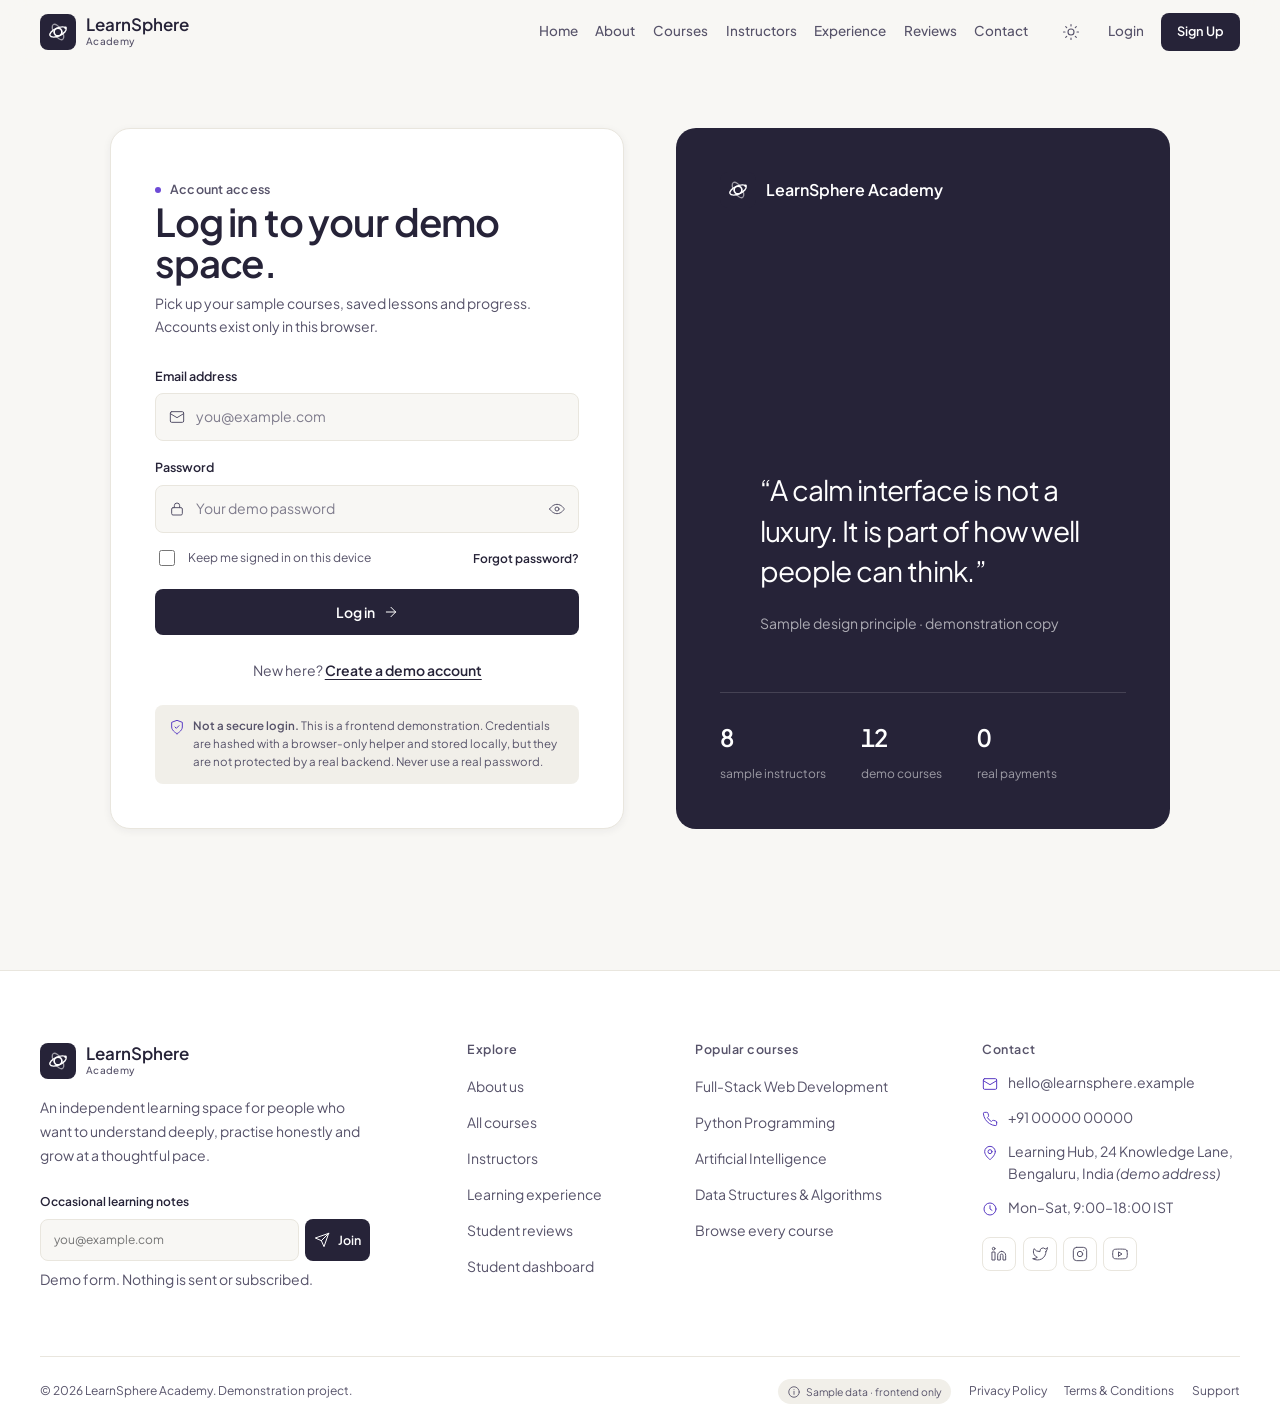
<file: pages/login.html>
<!DOCTYPE html>
<html lang="en" data-theme="light">
<head>
  <meta charset="utf-8">
  <meta name="viewport" content="width=device-width, initial-scale=1">
  <title>Log in — LearnSphere Academy</title>
  <meta name="description" content="Log in to the LearnSphere Academy demo with a local-only account. This is a frontend demonstration, not a secure authentication service.">
  <meta name="theme-color" content="#f8f7f4">
  <link rel="icon" href="../assets/icons/favicon.svg" type="image/svg+xml">
  <link rel="preconnect" href="https://fonts.googleapis.com">
  <link rel="preconnect" href="https://fonts.gstatic.com" crossorigin>
  <link href="https://fonts.googleapis.com/css2?family=Plus+Jakarta+Sans:wght@400;500;600&display=swap" rel="stylesheet">
  <link rel="stylesheet" href="../css/variables.css">
  <link rel="stylesheet" href="../css/style.css">
  <link rel="stylesheet" href="../css/components.css">
  <link rel="stylesheet" href="../css/animations.css">
  <link rel="stylesheet" href="../css/responsive.css">
  <script>
    (function(){try{var s=localStorage.getItem('learnsphere.theme');var d=window.matchMedia('(prefers-color-scheme: dark)').matches;document.documentElement.setAttribute('data-theme',s==='dark'||s==='light'?s:(d?'dark':'light'));document.documentElement.classList.add('js');}catch(e){document.documentElement.classList.add('js');}})();
  </script>
</head>
<body data-page="login" data-root="../">
  <a class="skip-link" href="#main">Skip to content</a>
  <div id="site-header"></div>

  <main id="main">
    <section class="auth-section">
      <div class="container">
        <div class="auth-layout">
          <div class="auth-card">
            <div class="auth-card__head">
              <span class="eyebrow">Account access</span>
              <h1>Log in to your demo space.</h1>
              <p>Pick up your sample courses, saved lessons and progress. Accounts exist only in this browser.</p>
            </div>

            <form class="auth-form" id="login-form" novalidate>
              <div class="form-success" id="login-success" role="status" aria-live="polite"></div>

              <div class="form-field">
                <label class="form-label" for="login-email">Email address</label>
                <div class="input-wrap">
                  <svg class="icon" aria-hidden="true"><use href="#i-mail"></use></svg>
                  <input class="input" id="login-email" name="email" type="email" autocomplete="email" placeholder="you@example.com">
                </div>
                <p class="field-error"></p>
              </div>

              <div class="form-field">
                <label class="form-label" for="login-password">Password</label>
                <div class="input-wrap">
                  <svg class="icon" aria-hidden="true"><use href="#i-lock"></use></svg>
                  <input class="input input--has-toggle" id="login-password" name="password" type="password" autocomplete="current-password" placeholder="Your demo password">
                  <button class="password-toggle" type="button" data-password-toggle data-target="login-password" aria-label="Show password" aria-pressed="false">
                    <svg class="icon" aria-hidden="true"><use href="#i-eye"></use></svg>
                  </button>
                </div>
                <p class="field-error"></p>
              </div>

              <div class="form-actions" style="margin-top:1rem">
                <label class="checkbox-row" for="login-remember">
                  <input id="login-remember" name="remember" type="checkbox">
                  <span>Keep me signed in on this device</span>
                </label>
                <a class="text-link" href="../pages/forgot-password.html" style="font-size:.75rem">Forgot password?</a>
              </div>

              <button class="btn btn--primary" type="submit">Log in <svg class="icon icon--arrow" aria-hidden="true"><use href="#i-arrow-right"></use></svg></button>
            </form>

            <p class="auth-foot">New here? <a href="../pages/signup.html">Create a demo account</a></p>

            <div class="auth-note">
              <svg class="icon" aria-hidden="true"><use href="#i-shield"></use></svg>
              <span><strong>Not a secure login.</strong> This is a frontend demonstration. Credentials are hashed with a browser-only helper and stored locally, but they are not protected by a real backend. Never use a real password.</span>
            </div>
          </div>

          <aside class="auth-aside" aria-label="Demo account information">
            <div class="auth-aside__brand">
              <span class="brand-mark" aria-hidden="true">
                <svg viewBox="0 0 24 24" fill="none" stroke="currentColor" stroke-width="1.5" stroke-linecap="round">
                  <circle cx="12" cy="12" r="4.1"/>
                  <ellipse cx="12" cy="12" rx="9.6" ry="4.4" transform="rotate(-24 12 12)"/>
                  <ellipse cx="12" cy="12" rx="9.6" ry="4.4" transform="rotate(58 12 12)" opacity=".55"/>
                  <circle cx="20.2" cy="7.4" r="1.4" fill="currentColor" stroke="none"/>
                </svg>
              </span>
              LearnSphere Academy
            </div>

            <figure class="auth-aside__quote">
              <blockquote>“A calm interface is not a luxury. It is part of how well people can think.”</blockquote>
              <figcaption>Sample design principle · demonstration copy</figcaption>
            </figure>

            <div class="auth-aside__stats">
              <div><strong>8</strong><span>sample instructors</span></div>
              <div><strong>12</strong><span>demo courses</span></div>
              <div><strong>0</strong><span>real payments</span></div>
            </div>
          </aside>
        </div>
      </div>
    </section>
  </main>

  <div id="site-footer"></div>

  <script src="../js/icons.js"></script>
  <script src="../js/storage.js"></script>
  <script src="../js/data.js"></script>
  <script src="../js/theme.js"></script>
  <script src="../js/components.js"></script>
  <script src="../js/navigation.js"></script>
  <script src="../js/animations.js"></script>
  <script src="../js/forms.js"></script>
  <script src="../js/main.js"></script>
</body>
</html>
</file>
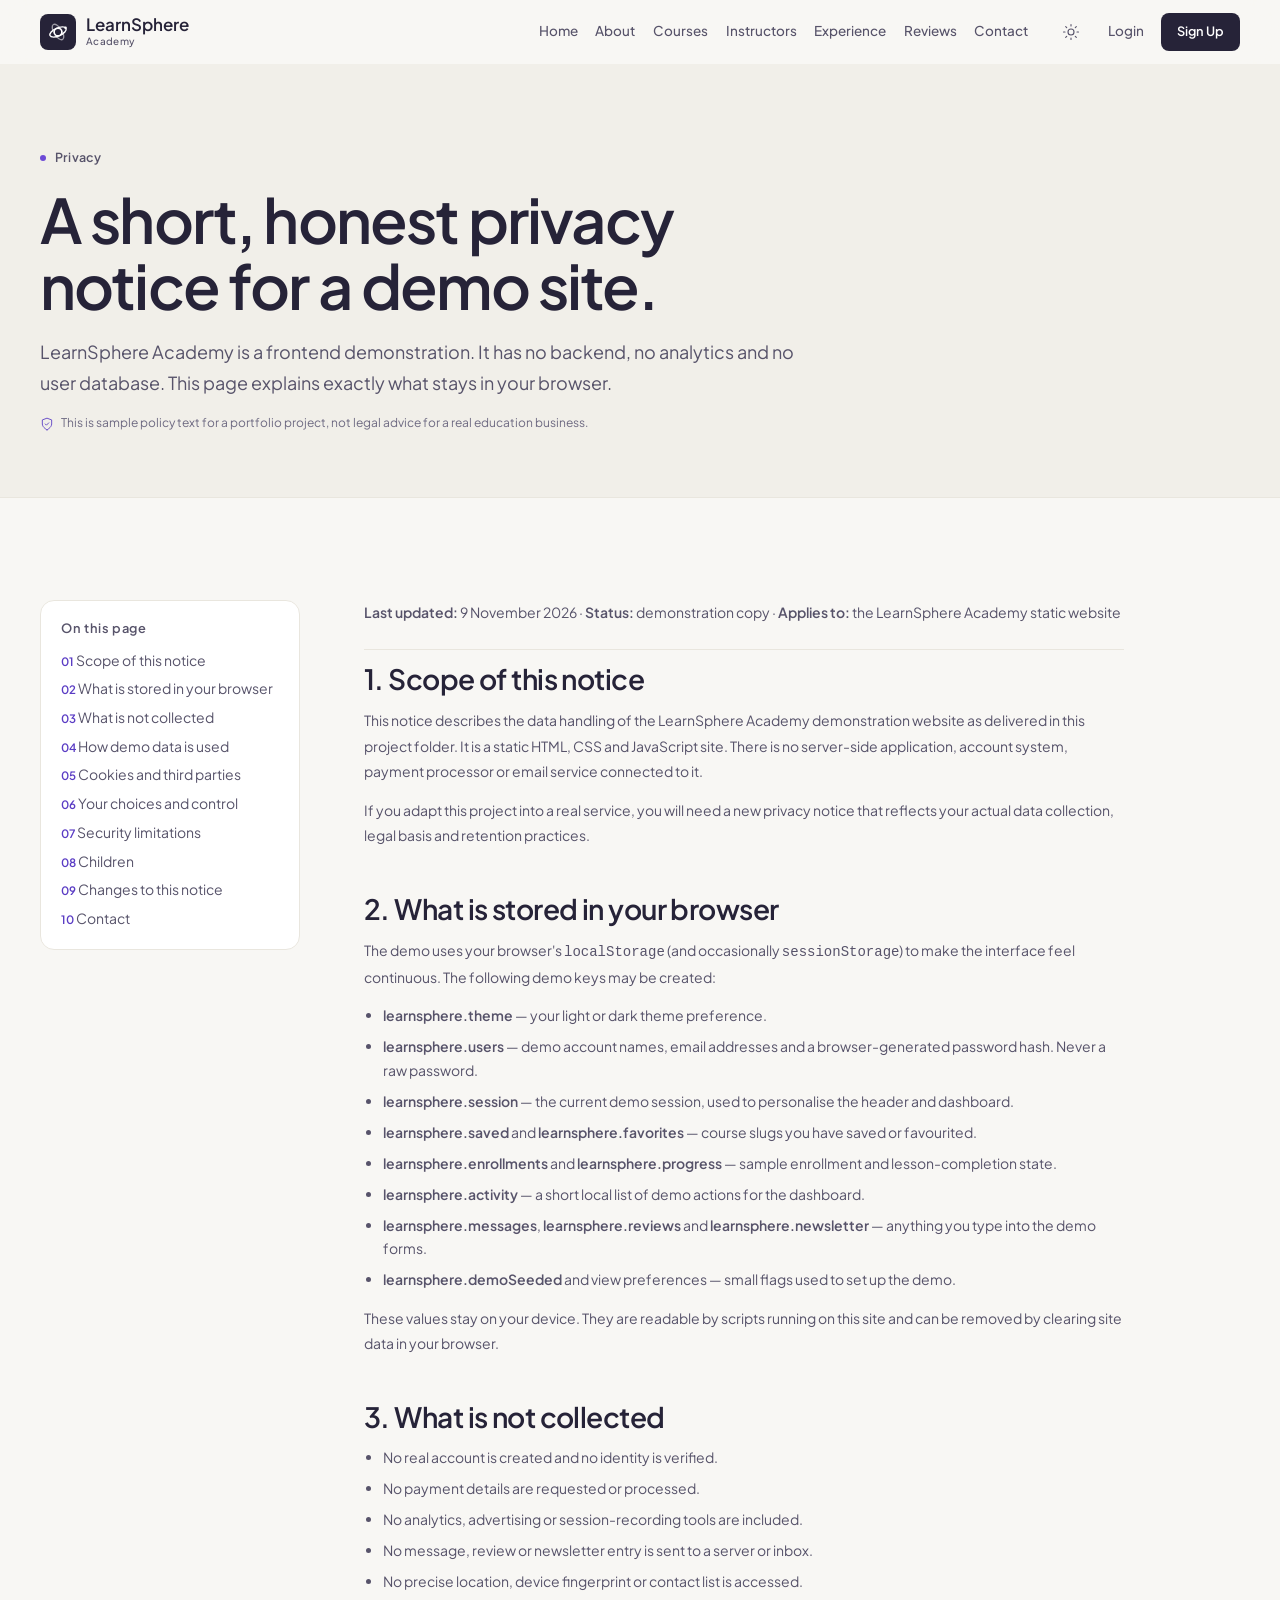
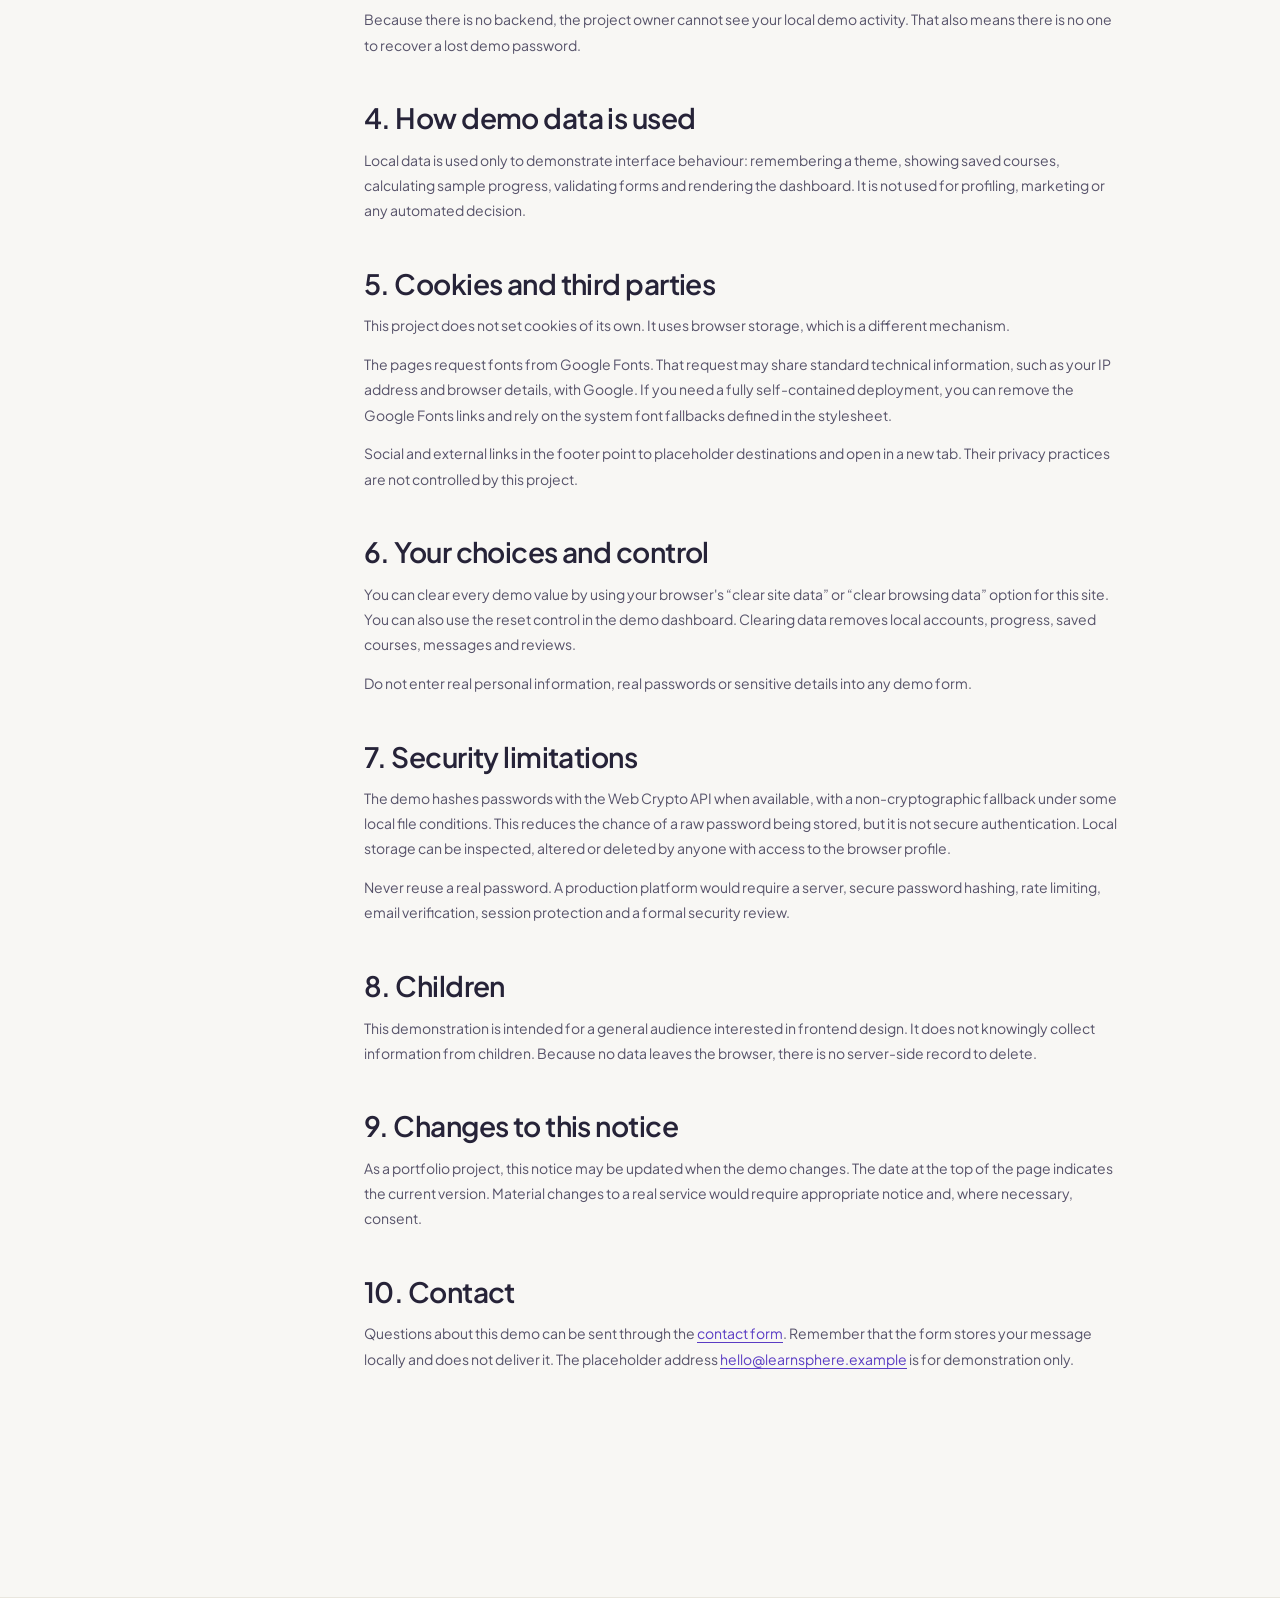
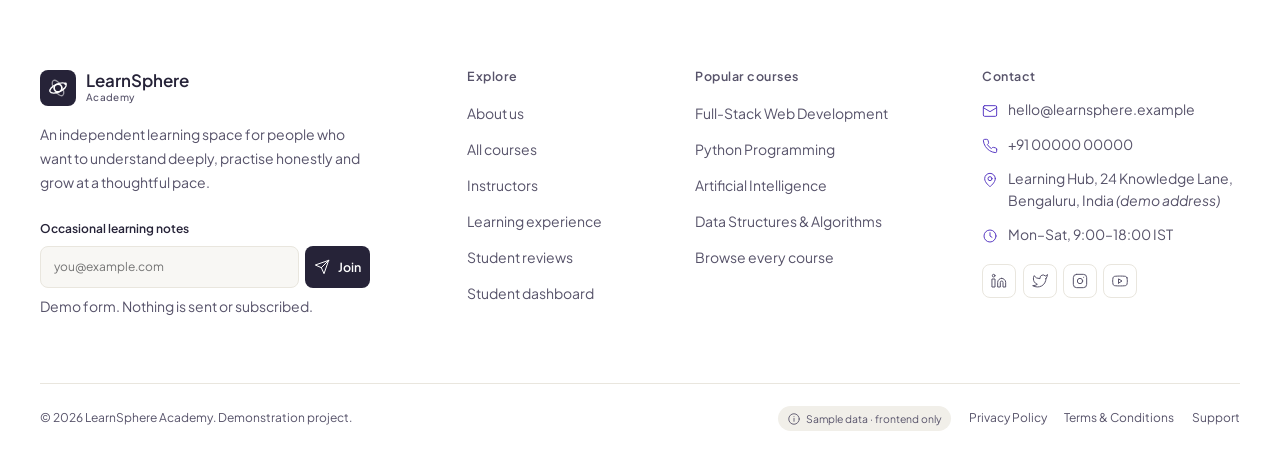
<file: pages/privacy-policy.html>
<!DOCTYPE html>
<html lang="en" data-theme="light">
<head>
  <meta charset="utf-8">
  <meta name="viewport" content="width=device-width, initial-scale=1">
  <title>Privacy Policy — LearnSphere Academy</title>
  <meta name="description" content="Privacy information for the LearnSphere Academy demonstration site, including what is stored in your browser and what is never collected.">
  <meta name="theme-color" content="#f8f7f4">
  <link rel="icon" href="../assets/icons/favicon.svg" type="image/svg+xml">
  <link rel="preconnect" href="https://fonts.googleapis.com">
  <link rel="preconnect" href="https://fonts.gstatic.com" crossorigin>
  <link href="https://fonts.googleapis.com/css2?family=Plus+Jakarta+Sans:wght@400;500;600&display=swap" rel="stylesheet">
  <link rel="stylesheet" href="../css/variables.css">
  <link rel="stylesheet" href="../css/style.css">
  <link rel="stylesheet" href="../css/components.css">
  <link rel="stylesheet" href="../css/animations.css">
  <link rel="stylesheet" href="../css/responsive.css">
  <script>
    (function(){try{var s=localStorage.getItem('learnsphere.theme');var d=window.matchMedia('(prefers-color-scheme: dark)').matches;document.documentElement.setAttribute('data-theme',s==='dark'||s==='light'?s:(d?'dark':'light'));document.documentElement.classList.add('js');}catch(e){document.documentElement.classList.add('js');}})();
  </script>
</head>
<body data-page="privacy" data-root="../">
  <a class="skip-link" href="#main">Skip to content</a>
  <div id="site-header"></div>

  <main id="main">
    <section class="page-hero">
      <div class="container page-hero__inner">
        <div class="page-hero__content">
          <span class="eyebrow">Privacy</span>
          <h1>A short, honest privacy notice for a demo site.</h1>
          <p class="page-hero__lead">LearnSphere Academy is a frontend demonstration. It has no backend, no analytics and no user database. This page explains exactly what stays in your browser.</p>
          <p class="demo-note"><svg class="icon" aria-hidden="true"><use href="#i-shield"></use></svg><span>This is sample policy text for a portfolio project, not legal advice for a real education business.</span></p>
        </div>
      </div>
    </section>

    <section class="section">
      <div class="container">
        <div class="legal-layout">
          <nav class="legal-toc" aria-label="On this page">
            <h2>On this page</h2>
            <ol>
              <li><a href="#scope">Scope of this notice</a></li>
              <li><a href="#stored">What is stored in your browser</a></li>
              <li><a href="#not-collected">What is not collected</a></li>
              <li><a href="#use">How demo data is used</a></li>
              <li><a href="#cookies">Cookies and third parties</a></li>
              <li><a href="#choices">Your choices and control</a></li>
              <li><a href="#security">Security limitations</a></li>
              <li><a href="#children">Children</a></li>
              <li><a href="#changes">Changes to this notice</a></li>
              <li><a href="#contact">Contact</a></li>
            </ol>
          </nav>

          <div class="legal-body">
            <p class="legal-meta"><strong>Last updated:</strong> 9 November 2026 · <strong>Status:</strong> demonstration copy · <strong>Applies to:</strong> the LearnSphere Academy static website</p>

            <section id="scope">
              <h2>1. Scope of this notice</h2>
              <p>This notice describes the data handling of the LearnSphere Academy demonstration website as delivered in this project folder. It is a static HTML, CSS and JavaScript site. There is no server-side application, account system, payment processor or email service connected to it.</p>
              <p>If you adapt this project into a real service, you will need a new privacy notice that reflects your actual data collection, legal basis and retention practices.</p>
            </section>

            <section id="stored">
              <h2>2. What is stored in your browser</h2>
              <p>The demo uses your browser's <code>localStorage</code> (and occasionally <code>sessionStorage</code>) to make the interface feel continuous. The following demo keys may be created:</p>
              <ul>
                <li><strong>learnsphere.theme</strong> — your light or dark theme preference.</li>
                <li><strong>learnsphere.users</strong> — demo account names, email addresses and a browser-generated password hash. Never a raw password.</li>
                <li><strong>learnsphere.session</strong> — the current demo session, used to personalise the header and dashboard.</li>
                <li><strong>learnsphere.saved</strong> and <strong>learnsphere.favorites</strong> — course slugs you have saved or favourited.</li>
                <li><strong>learnsphere.enrollments</strong> and <strong>learnsphere.progress</strong> — sample enrollment and lesson-completion state.</li>
                <li><strong>learnsphere.activity</strong> — a short local list of demo actions for the dashboard.</li>
                <li><strong>learnsphere.messages</strong>, <strong>learnsphere.reviews</strong> and <strong>learnsphere.newsletter</strong> — anything you type into the demo forms.</li>
                <li><strong>learnsphere.demoSeeded</strong> and view preferences — small flags used to set up the demo.</li>
              </ul>
              <p>These values stay on your device. They are readable by scripts running on this site and can be removed by clearing site data in your browser.</p>
            </section>

            <section id="not-collected">
              <h2>3. What is not collected</h2>
              <ul>
                <li>No real account is created and no identity is verified.</li>
                <li>No payment details are requested or processed.</li>
                <li>No analytics, advertising or session-recording tools are included.</li>
                <li>No message, review or newsletter entry is sent to a server or inbox.</li>
                <li>No precise location, device fingerprint or contact list is accessed.</li>
              </ul>
              <p>Because there is no backend, the project owner cannot see your local demo activity. That also means there is no one to recover a lost demo password.</p>
            </section>

            <section id="use">
              <h2>4. How demo data is used</h2>
              <p>Local data is used only to demonstrate interface behaviour: remembering a theme, showing saved courses, calculating sample progress, validating forms and rendering the dashboard. It is not used for profiling, marketing or any automated decision.</p>
            </section>

            <section id="cookies">
              <h2>5. Cookies and third parties</h2>
              <p>This project does not set cookies of its own. It uses browser storage, which is a different mechanism.</p>
              <p>The pages request fonts from Google Fonts. That request may share standard technical information, such as your IP address and browser details, with Google. If you need a fully self-contained deployment, you can remove the Google Fonts links and rely on the system font fallbacks defined in the stylesheet.</p>
              <p>Social and external links in the footer point to placeholder destinations and open in a new tab. Their privacy practices are not controlled by this project.</p>
            </section>

            <section id="choices">
              <h2>6. Your choices and control</h2>
              <p>You can clear every demo value by using your browser's “clear site data” or “clear browsing data” option for this site. You can also use the reset control in the demo dashboard. Clearing data removes local accounts, progress, saved courses, messages and reviews.</p>
              <p>Do not enter real personal information, real passwords or sensitive details into any demo form.</p>
            </section>

            <section id="security">
              <h2>7. Security limitations</h2>
              <p>The demo hashes passwords with the Web Crypto API when available, with a non-cryptographic fallback under some local file conditions. This reduces the chance of a raw password being stored, but it is not secure authentication. Local storage can be inspected, altered or deleted by anyone with access to the browser profile.</p>
              <p>Never reuse a real password. A production platform would require a server, secure password hashing, rate limiting, email verification, session protection and a formal security review.</p>
            </section>

            <section id="children">
              <h2>8. Children</h2>
              <p>This demonstration is intended for a general audience interested in frontend design. It does not knowingly collect information from children. Because no data leaves the browser, there is no server-side record to delete.</p>
            </section>

            <section id="changes">
              <h2>9. Changes to this notice</h2>
              <p>As a portfolio project, this notice may be updated when the demo changes. The date at the top of the page indicates the current version. Material changes to a real service would require appropriate notice and, where necessary, consent.</p>
            </section>

            <section id="contact">
              <h2>10. Contact</h2>
              <p>Questions about this demo can be sent through the <a href="../pages/contact.html">contact form</a>. Remember that the form stores your message locally and does not deliver it. The placeholder address <a href="mailto:hello@learnsphere.example">hello@learnsphere.example</a> is for demonstration only.</p>
            </section>
          </div>
        </div>
      </div>
    </section>
  </main>

  <div id="site-footer"></div>

  <script src="../js/icons.js"></script>
  <script src="../js/storage.js"></script>
  <script src="../js/data.js"></script>
  <script src="../js/theme.js"></script>
  <script src="../js/components.js"></script>
  <script src="../js/navigation.js"></script>
  <script src="../js/animations.js"></script>
  <script src="../js/forms.js"></script>
  <script src="../js/main.js"></script>
</body>
</html>
</file>
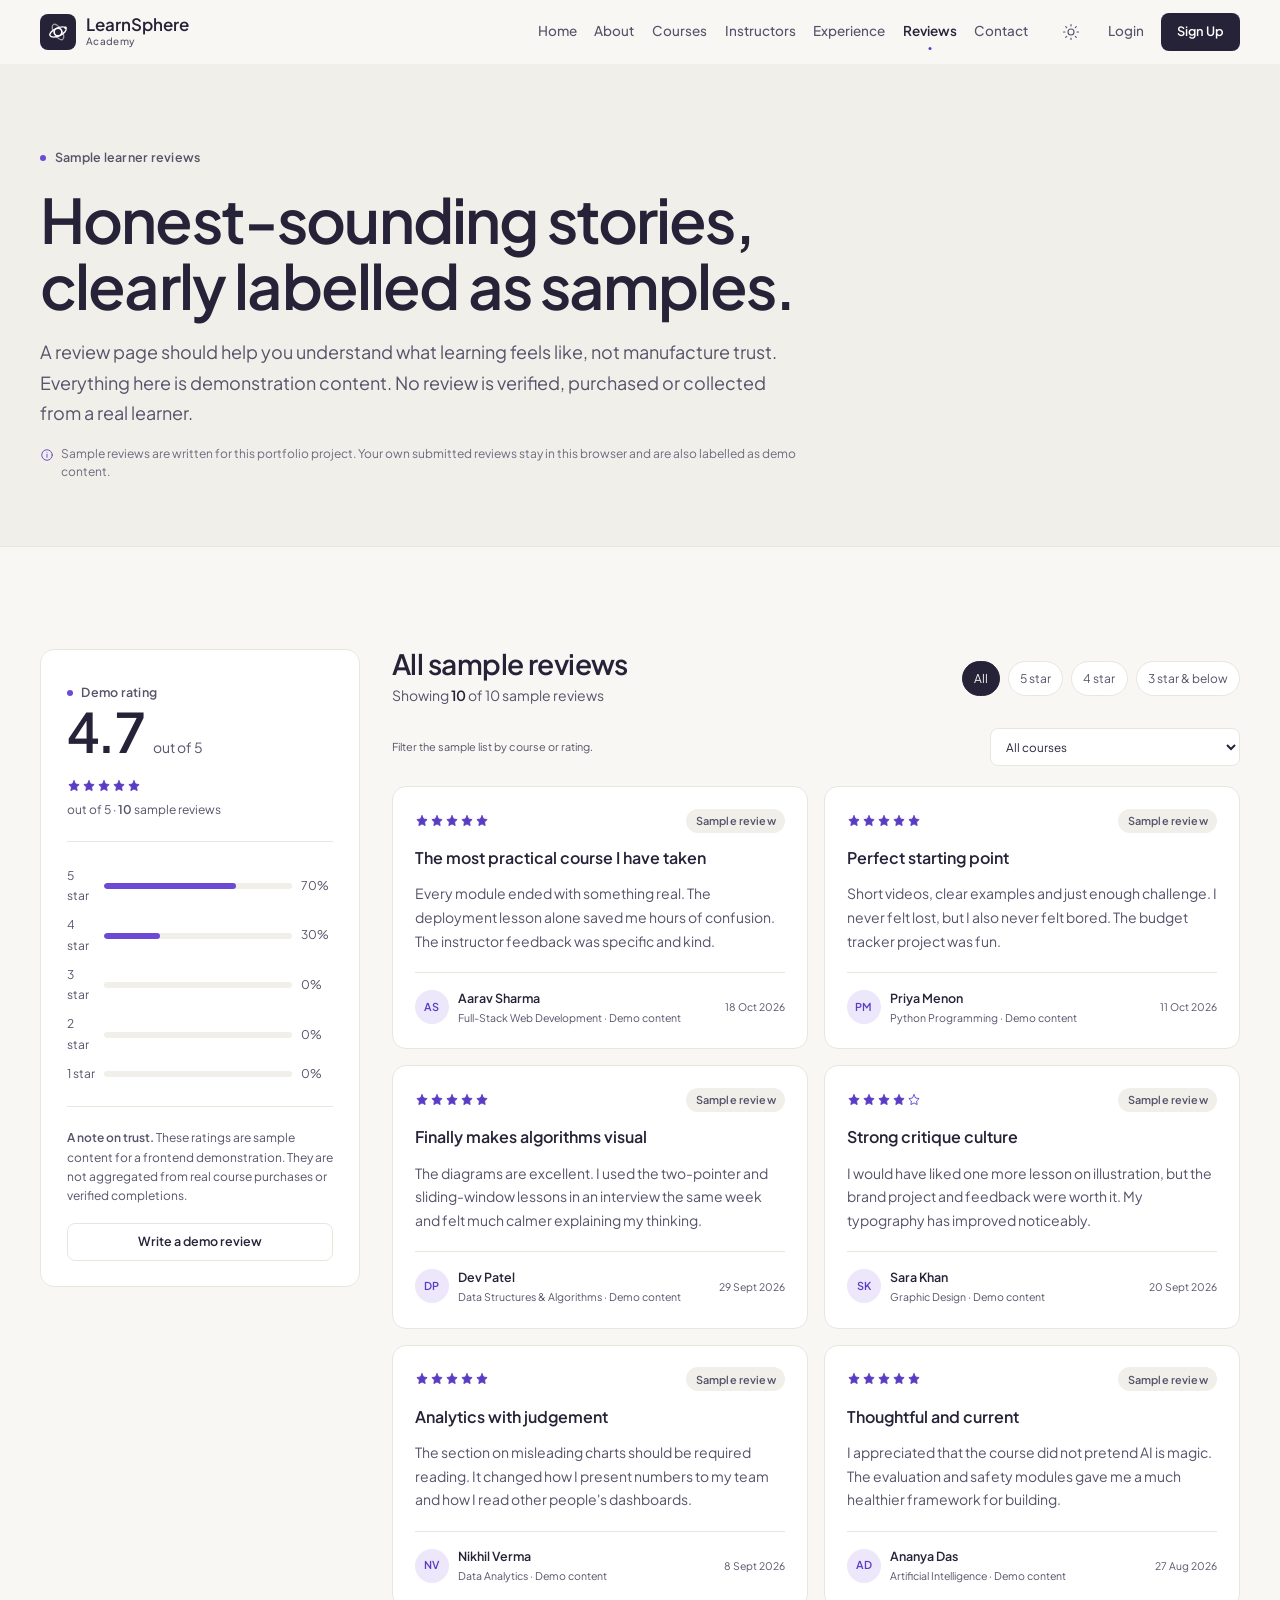
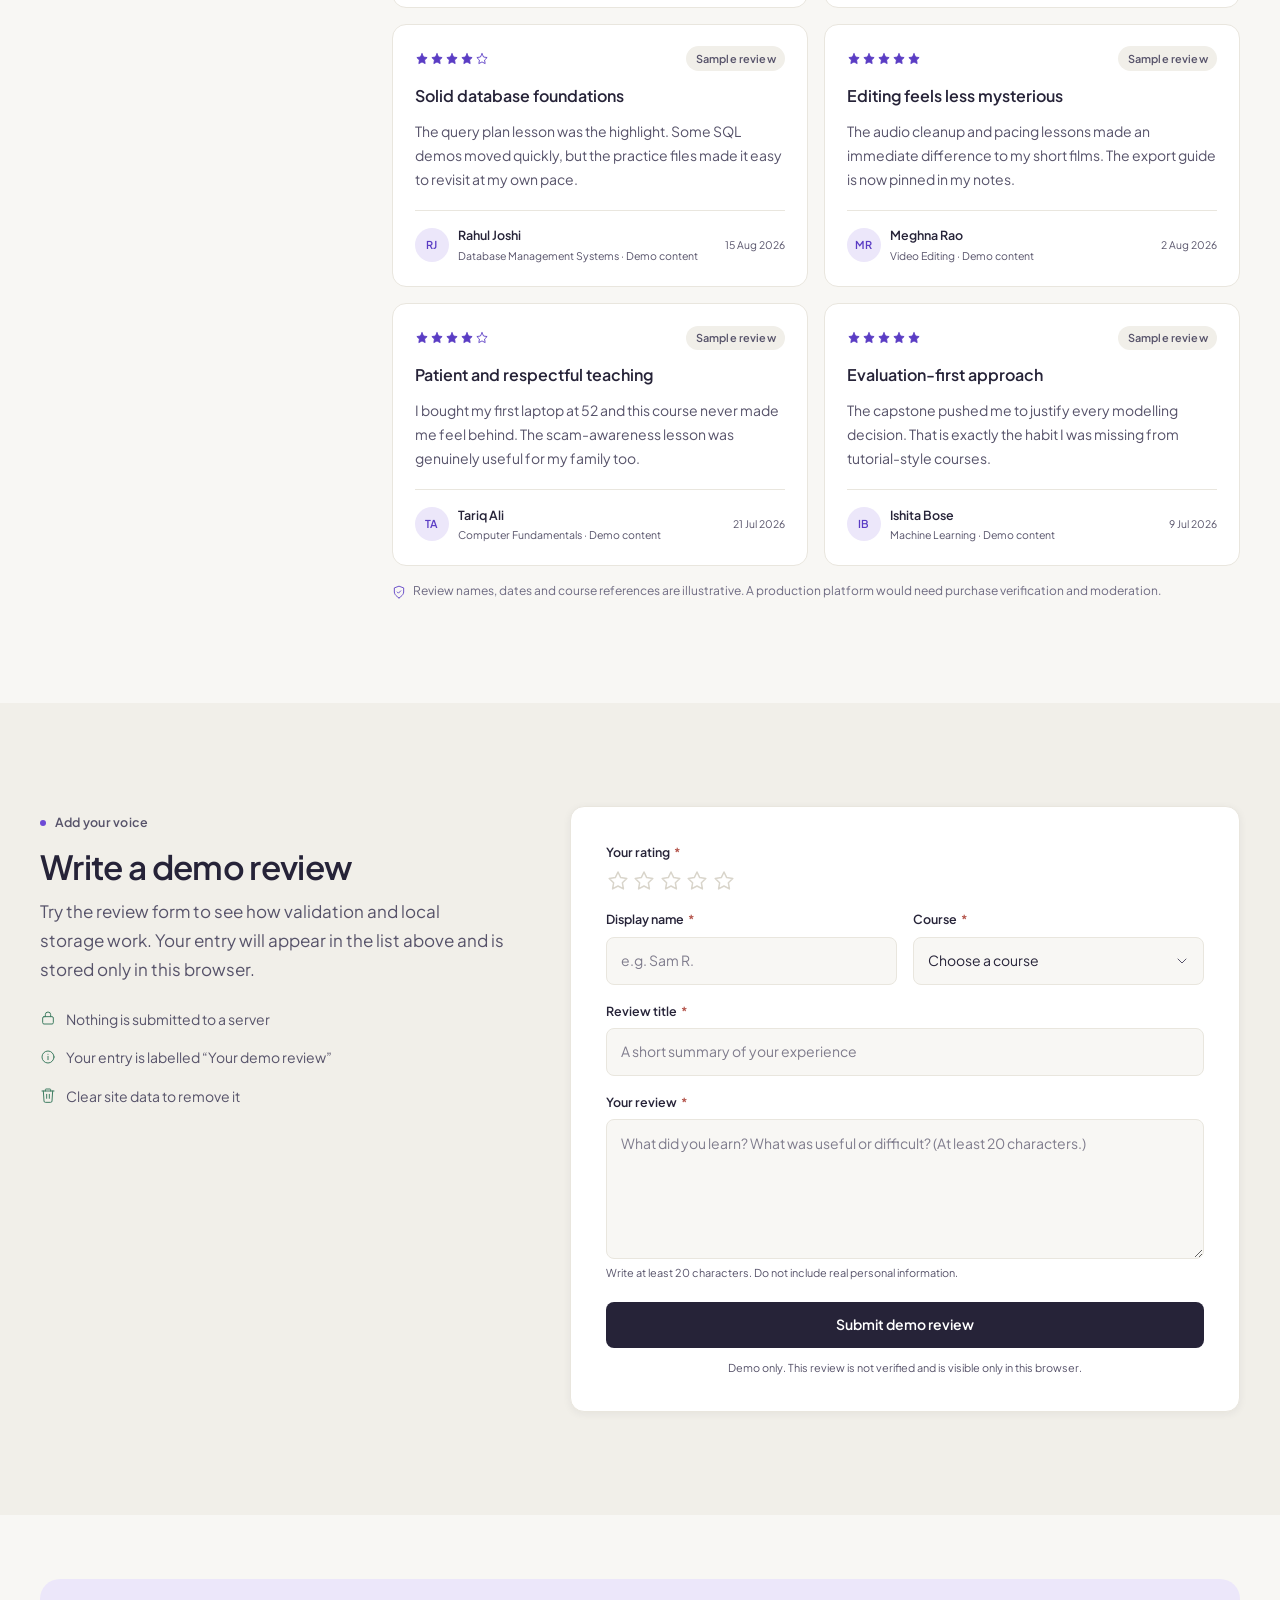
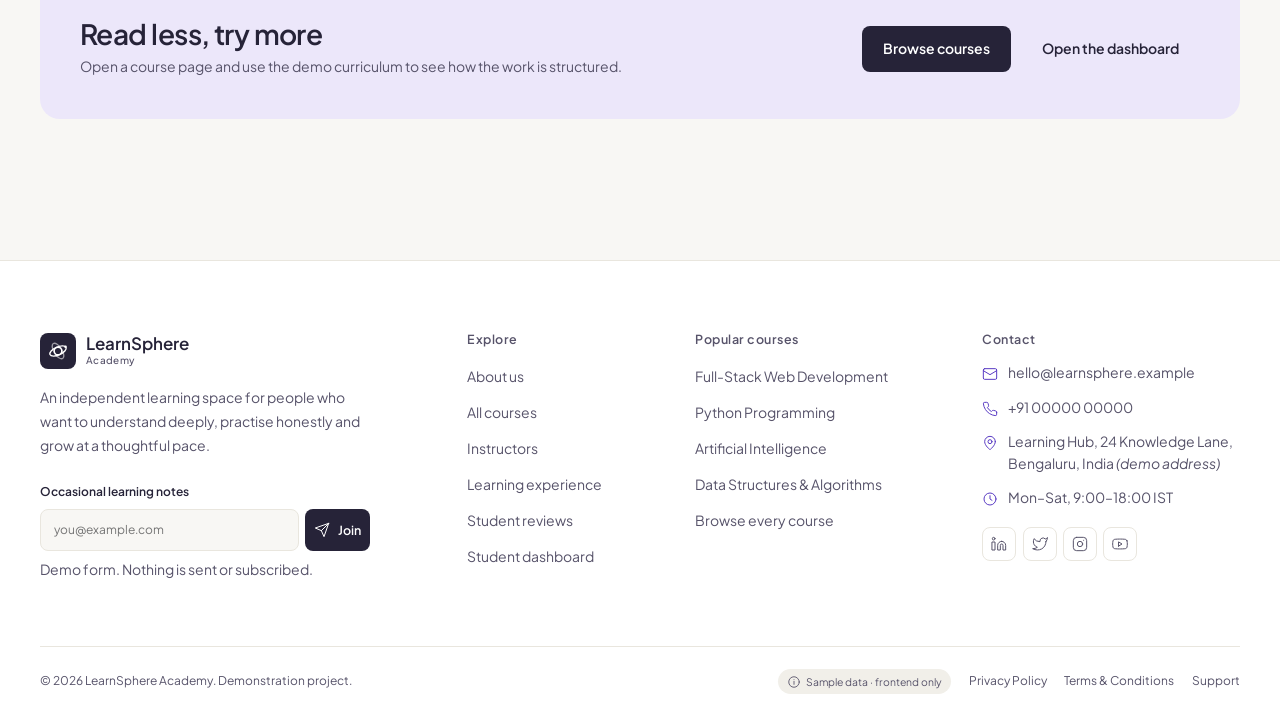
<file: pages/reviews.html>
<!DOCTYPE html>
<html lang="en" data-theme="light">
<head>
  <meta charset="utf-8">
  <meta name="viewport" content="width=device-width, initial-scale=1">
  <title>Reviews — LearnSphere Academy</title>
  <meta name="description" content="Read sample learner reviews for the LearnSphere Academy demo. Every review is illustrative, clearly labelled and stored or written as demonstration content.">
  <meta name="theme-color" content="#f8f7f4">
  <link rel="icon" href="../assets/icons/favicon.svg" type="image/svg+xml">
  <link rel="preconnect" href="https://fonts.googleapis.com">
  <link rel="preconnect" href="https://fonts.gstatic.com" crossorigin>
  <link href="https://fonts.googleapis.com/css2?family=Plus+Jakarta+Sans:wght@400;500;600&display=swap" rel="stylesheet">
  <link rel="stylesheet" href="../css/variables.css">
  <link rel="stylesheet" href="../css/style.css">
  <link rel="stylesheet" href="../css/components.css">
  <link rel="stylesheet" href="../css/animations.css">
  <link rel="stylesheet" href="../css/responsive.css">
  <script>
    (function(){try{var s=localStorage.getItem('learnsphere.theme');var d=window.matchMedia('(prefers-color-scheme: dark)').matches;document.documentElement.setAttribute('data-theme',s==='dark'||s==='light'?s:(d?'dark':'light'));document.documentElement.classList.add('js');}catch(e){document.documentElement.classList.add('js');}})();
  </script>
</head>
<body data-page="reviews" data-root="../">
  <a class="skip-link" href="#main">Skip to content</a>
  <div id="site-header"></div>

  <main id="main">
    <section class="page-hero">
      <div class="container page-hero__inner">
        <div class="page-hero__content">
          <span class="eyebrow">Sample learner reviews</span>
          <h1>Honest-sounding stories, clearly labelled as samples.</h1>
          <p class="page-hero__lead">A review page should help you understand what learning feels like, not manufacture trust. Everything here is demonstration content. No review is verified, purchased or collected from a real learner.</p>
          <p class="demo-note"><svg class="icon" aria-hidden="true"><use href="#i-info"></use></svg><span>Sample reviews are written for this portfolio project. Your own submitted reviews stay in this browser and are also labelled as demo content.</span></p>
        </div>
      </div>
    </section>

    <section class="section">
      <div class="container">
        <div class="reviews-layout">
          <aside class="review-summary" aria-label="Review summary">
            <span class="eyebrow">Demo rating</span>
            <div class="review-summary__score">
              <strong id="review-score">0.0</strong>
              <span>out of 5</span>
            </div>
            <div class="stars" id="review-stars" aria-hidden="true"></div>
            <p class="review-summary__note" id="review-total">Loading sample reviews…</p>

            <div class="review-summary__divider"></div>
            <div class="rating-bars" id="rating-bars" aria-label="Rating distribution"></div>

            <div class="review-summary__divider"></div>
            <p class="review-summary__note"><strong>A note on trust.</strong> These ratings are sample content for a frontend demonstration. They are not aggregated from real course purchases or verified completions.</p>
            <a class="btn btn--secondary btn--sm" href="#write-review" style="width:100%;margin-top:1.1rem">Write a demo review</a>
          </aside>

          <div>
            <div class="reviews-main__head">
              <div>
                <h2>All sample reviews</h2>
                <p class="catalog-count" id="review-count" aria-live="polite" style="margin-top:.25rem">Loading…</p>
              </div>
              <div class="review-filters" role="group" aria-label="Filter reviews by rating">
                <button class="review-filter is-active" type="button" data-review-rating="all" aria-pressed="true">All</button>
                <button class="review-filter" type="button" data-review-rating="5" aria-pressed="false">5 star</button>
                <button class="review-filter" type="button" data-review-rating="4" aria-pressed="false">4 star</button>
                <button class="review-filter" type="button" data-review-rating="3" aria-pressed="false">3 star &amp; below</button>
              </div>
            </div>

            <div class="catalog-toolbar" style="margin-bottom:1.25rem">
              <p class="form-hint">Filter the sample list by course or rating.</p>
              <div class="catalog-tools">
                <select class="select select-control" id="review-course-filter" aria-label="Filter reviews by course"></select>
              </div>
            </div>

            <div class="reviews-grid" id="review-grid" aria-live="polite"></div>

            <div class="empty-state" id="review-empty" hidden>
              <span class="empty-state__icon" aria-hidden="true"><svg class="icon"><use href="#i-quote"></use></svg></span>
              <h3>No sample reviews match those filters</h3>
              <p>Try another rating or choose a different course. You can also add your own demo review below.</p>
              <a class="btn btn--primary" href="#write-review">Write a review</a>
            </div>

            <p class="demo-note"><svg class="icon" aria-hidden="true"><use href="#i-shield"></use></svg><span>Review names, dates and course references are illustrative. A production platform would need purchase verification and moderation.</span></p>
          </div>
        </div>
      </div>
    </section>

    <section class="section section--tint" id="write-review">
      <div class="container">
        <div class="review-form-wrap">
          <div>
            <span class="eyebrow">Add your voice</span>
            <h2 class="section-title" style="font-size:var(--text-3xl)">Write a demo review</h2>
            <p class="section-lead" style="margin-top:.8rem">Try the review form to see how validation and local storage work. Your entry will appear in the list above and is stored only in this browser.</p>
            <ul class="approach-list" style="margin-top:1.5rem">
              <li><svg class="icon" aria-hidden="true"><use href="#i-lock"></use></svg><span>Nothing is submitted to a server</span></li>
              <li><svg class="icon" aria-hidden="true"><use href="#i-info"></use></svg><span>Your entry is labelled “Your demo review”</span></li>
              <li><svg class="icon" aria-hidden="true"><use href="#i-trash"></use></svg><span>Clear site data to remove it</span></li>
            </ul>
          </div>

          <div class="review-form-card">
            <form class="auth-form" id="review-form" novalidate style="margin-top:0">
              <div class="form-success" id="review-success" role="status" aria-live="polite"></div>

              <div class="form-field" id="review-rating-field">
                <span class="form-label">Your rating <span class="req" aria-hidden="true">*</span></span>
                <div class="star-input" role="radiogroup" aria-label="Star rating">
                  <input type="radio" id="review-rating-5" name="rating" value="5">
                  <label for="review-rating-5"><svg class="icon" aria-hidden="true"><use href="#i-star"></use></svg><span class="visually-hidden">5 stars</span></label>
                  <input type="radio" id="review-rating-4" name="rating" value="4">
                  <label for="review-rating-4"><svg class="icon" aria-hidden="true"><use href="#i-star"></use></svg><span class="visually-hidden">4 stars</span></label>
                  <input type="radio" id="review-rating-3" name="rating" value="3">
                  <label for="review-rating-3"><svg class="icon" aria-hidden="true"><use href="#i-star"></use></svg><span class="visually-hidden">3 stars</span></label>
                  <input type="radio" id="review-rating-2" name="rating" value="2">
                  <label for="review-rating-2"><svg class="icon" aria-hidden="true"><use href="#i-star"></use></svg><span class="visually-hidden">2 stars</span></label>
                  <input type="radio" id="review-rating-1" name="rating" value="1">
                  <label for="review-rating-1"><svg class="icon" aria-hidden="true"><use href="#i-star"></use></svg><span class="visually-hidden">1 star</span></label>
                </div>
                <p class="field-error"></p>
              </div>

              <div class="form-row" style="margin-top:1rem">
                <div class="form-field">
                  <label class="form-label" for="review-name">Display name <span class="req" aria-hidden="true">*</span></label>
                  <input class="input" id="review-name" name="name" type="text" autocomplete="name" placeholder="e.g. Sam R.">
                  <p class="field-error"></p>
                </div>
                <div class="form-field">
                  <label class="form-label" for="review-course">Course <span class="req" aria-hidden="true">*</span></label>
                  <div class="select-wrap">
                    <select class="select" id="review-course" name="course">
                      <option value="">Choose a course</option>
                    </select>
                    <svg class="icon" aria-hidden="true"><use href="#i-chevron-down"></use></svg>
                  </div>
                  <p class="field-error"></p>
                </div>
              </div>

              <div class="form-field" style="margin-top:1rem">
                <label class="form-label" for="review-title">Review title <span class="req" aria-hidden="true">*</span></label>
                <input class="input" id="review-title" name="title" type="text" placeholder="A short summary of your experience">
                <p class="field-error"></p>
              </div>

              <div class="form-field" style="margin-top:1rem">
                <label class="form-label" for="review-text">Your review <span class="req" aria-hidden="true">*</span></label>
                <textarea class="textarea" id="review-text" name="text" rows="5" placeholder="What did you learn? What was useful or difficult? (At least 20 characters.)"></textarea>
                <p class="form-hint">Write at least 20 characters. Do not include real personal information.</p>
                <p class="field-error"></p>
              </div>

              <button class="btn btn--primary btn--block" type="submit" style="margin-top:1.25rem">Submit demo review</button>
              <p class="form-hint" style="margin-top:.75rem;text-align:center">Demo only. This review is not verified and is visible only in this browser.</p>
            </form>
          </div>
        </div>
      </div>
    </section>

    <section class="section section--tight">
      <div class="container">
        <div class="page-cta">
          <div>
            <h2>Read less, try more</h2>
            <p>Open a course page and use the demo curriculum to see how the work is structured.</p>
          </div>
          <div class="page-cta__actions">
            <a class="btn btn--primary" href="../pages/courses.html">Browse courses</a>
            <a class="btn btn--ghost" href="../pages/dashboard.html">Open the dashboard</a>
          </div>
        </div>
      </div>
    </section>
  </main>

  <div id="site-footer"></div>

  <script src="../js/icons.js"></script>
  <script src="../js/storage.js"></script>
  <script src="../js/data.js"></script>
  <script src="../js/theme.js"></script>
  <script src="../js/components.js"></script>
  <script src="../js/navigation.js"></script>
  <script src="../js/animations.js"></script>
  <script src="../js/reviews.js"></script>
  <script src="../js/forms.js"></script>
  <script src="../js/main.js"></script>
</body>
</html>
</file>
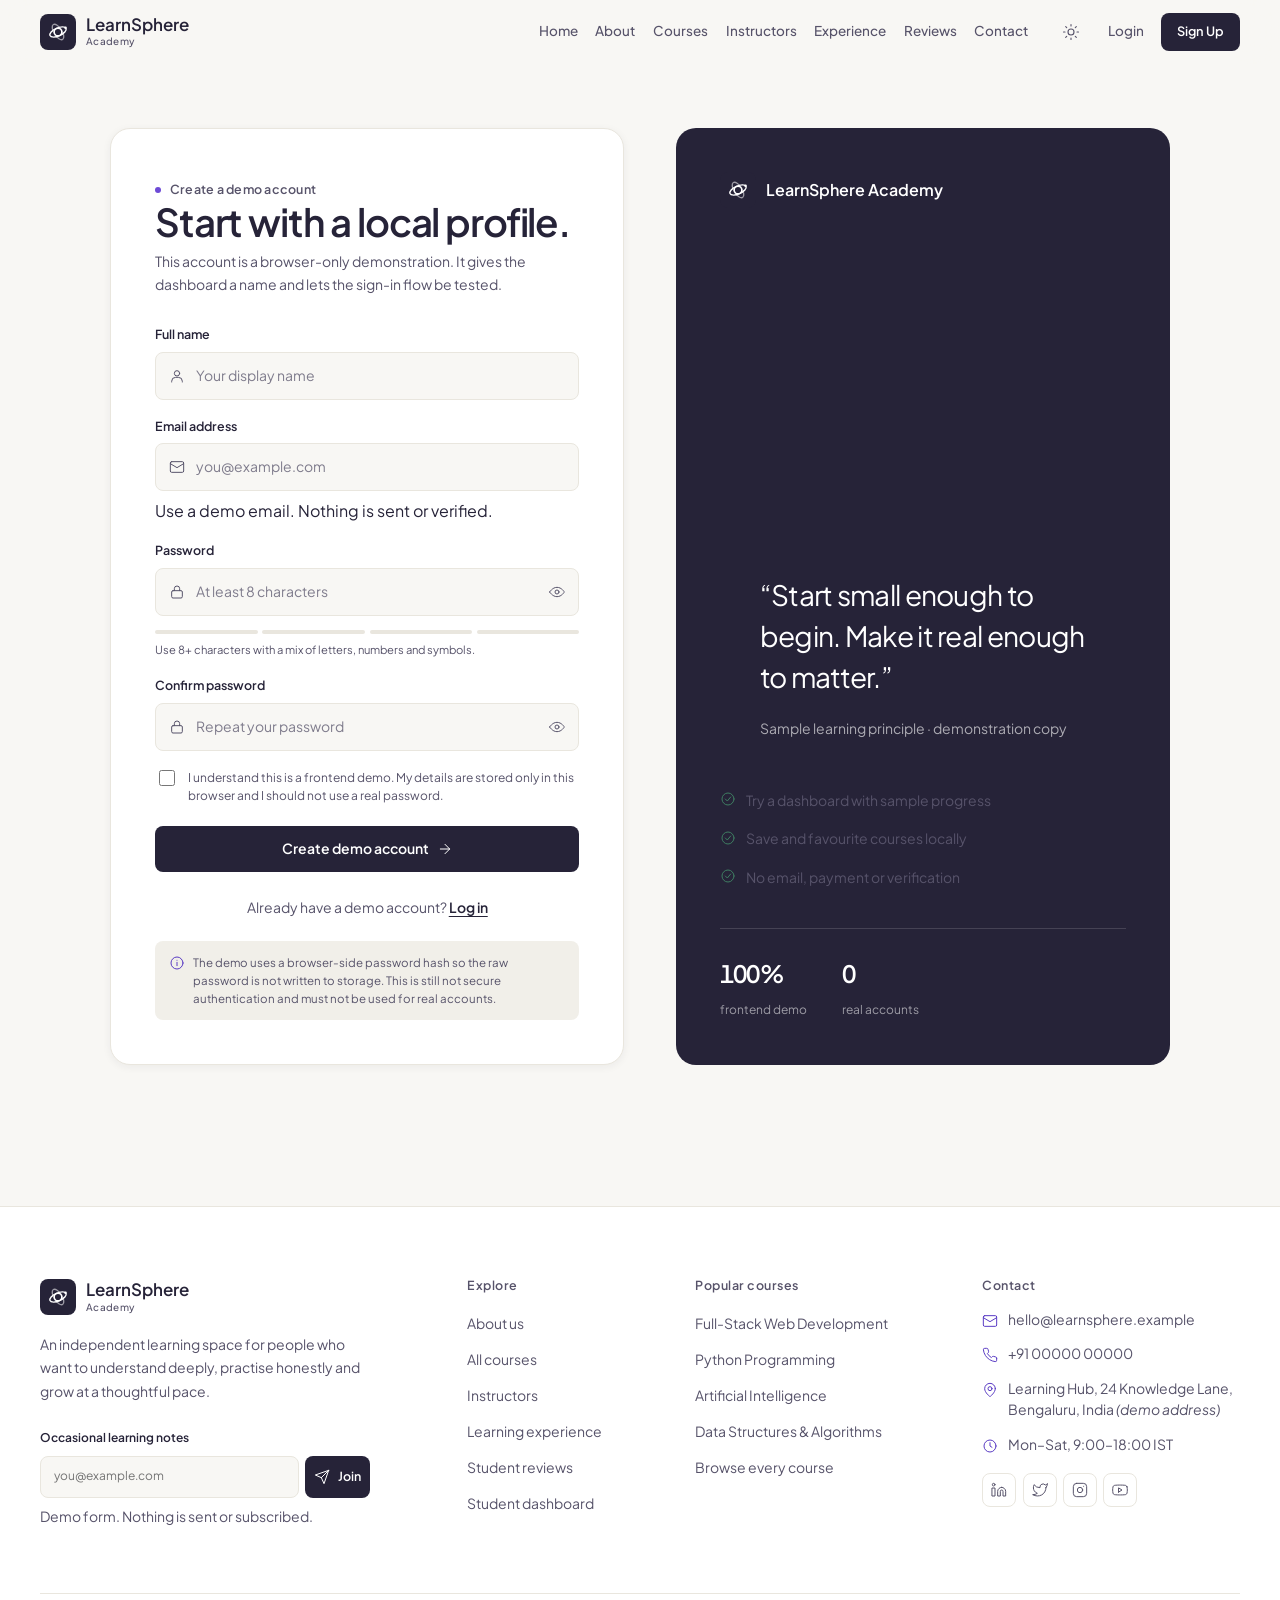
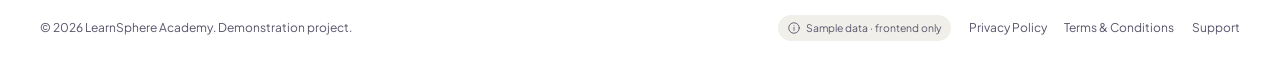
<file: pages/signup.html>
<!DOCTYPE html>
<html lang="en" data-theme="light">
<head>
  <meta charset="utf-8">
  <meta name="viewport" content="width=device-width, initial-scale=1">
  <title>Create an account — LearnSphere Academy</title>
  <meta name="description" content="Create a local-only demo account for the LearnSphere Academy frontend project. No real account is created and no email is sent.">
  <meta name="theme-color" content="#f8f7f4">
  <link rel="icon" href="../assets/icons/favicon.svg" type="image/svg+xml">
  <link rel="preconnect" href="https://fonts.googleapis.com">
  <link rel="preconnect" href="https://fonts.gstatic.com" crossorigin>
  <link href="https://fonts.googleapis.com/css2?family=Plus+Jakarta+Sans:wght@400;500;600&display=swap" rel="stylesheet">
  <link rel="stylesheet" href="../css/variables.css">
  <link rel="stylesheet" href="../css/style.css">
  <link rel="stylesheet" href="../css/components.css">
  <link rel="stylesheet" href="../css/animations.css">
  <link rel="stylesheet" href="../css/responsive.css">
  <script>
    (function(){try{var s=localStorage.getItem('learnsphere.theme');var d=window.matchMedia('(prefers-color-scheme: dark)').matches;document.documentElement.setAttribute('data-theme',s==='dark'||s==='light'?s:(d?'dark':'light'));document.documentElement.classList.add('js');}catch(e){document.documentElement.classList.add('js');}})();
  </script>
</head>
<body data-page="signup" data-root="../">
  <a class="skip-link" href="#main">Skip to content</a>
  <div id="site-header"></div>

  <main id="main">
    <section class="auth-section">
      <div class="container">
        <div class="auth-layout">
          <div class="auth-card">
            <div class="auth-card__head">
              <span class="eyebrow">Create a demo account</span>
              <h1>Start with a local profile.</h1>
              <p>This account is a browser-only demonstration. It gives the dashboard a name and lets the sign-in flow be tested.</p>
            </div>

            <form class="auth-form" id="signup-form" novalidate>
              <div class="form-field">
                <label class="form-label" for="signup-name">Full name</label>
                <div class="input-wrap">
                  <svg class="icon" aria-hidden="true"><use href="#i-user"></use></svg>
                  <input class="input" id="signup-name" name="name" type="text" autocomplete="name" placeholder="Your display name">
                </div>
                <p class="field-error"></p>
              </div>

              <div class="form-field">
                <label class="form-label" for="signup-email">Email address</label>
                <div class="input-wrap">
                  <svg class="icon" aria-hidden="true"><use href="#i-mail"></use></svg>
                  <input class="input" id="signup-email" name="email" type="email" autocomplete="email" placeholder="you@example.com">
                </div>
                <p class="field-hint">Use a demo email. Nothing is sent or verified.</p>
                <p class="field-error"></p>
              </div>

              <div class="form-field">
                <label class="form-label" for="signup-password">Password</label>
                <div class="input-wrap">
                  <svg class="icon" aria-hidden="true"><use href="#i-lock"></use></svg>
                  <input class="input input--has-toggle" id="signup-password" name="password" type="password" autocomplete="new-password" placeholder="At least 8 characters">
                  <button class="password-toggle" type="button" data-password-toggle data-target="signup-password" aria-label="Show password" aria-pressed="false">
                    <svg class="icon" aria-hidden="true"><use href="#i-eye"></use></svg>
                  </button>
                </div>
                <div class="password-strength" id="signup-strength" data-score="0" aria-live="polite">
                  <div class="password-strength__bars" aria-hidden="true"><span></span><span></span><span></span><span></span></div>
                  <p class="password-strength__label">Use 8+ characters with a mix of letters, numbers and symbols.</p>
                </div>
                <p class="field-error"></p>
              </div>

              <div class="form-field">
                <label class="form-label" for="signup-confirm">Confirm password</label>
                <div class="input-wrap">
                  <svg class="icon" aria-hidden="true"><use href="#i-lock"></use></svg>
                  <input class="input input--has-toggle" id="signup-confirm" name="confirm" type="password" autocomplete="new-password" placeholder="Repeat your password">
                  <button class="password-toggle" type="button" data-password-toggle data-target="signup-confirm" aria-label="Show password" aria-pressed="false">
                    <svg class="icon" aria-hidden="true"><use href="#i-eye"></use></svg>
                  </button>
                </div>
                <p class="field-error"></p>
              </div>

              <div class="form-field" style="margin-top:1.1rem">
                <label class="checkbox-row" for="signup-terms">
                  <input id="signup-terms" name="terms" type="checkbox">
                  <span>I understand this is a frontend demo. My details are stored only in this browser and I should not use a real password.</span>
                </label>
                <p class="field-error"></p>
              </div>

              <button class="btn btn--primary" type="submit">Create demo account <svg class="icon icon--arrow" aria-hidden="true"><use href="#i-arrow-right"></use></svg></button>
            </form>

            <p class="auth-foot">Already have a demo account? <a href="../pages/login.html">Log in</a></p>

            <div class="auth-note">
              <svg class="icon" aria-hidden="true"><use href="#i-info"></use></svg>
              <span>The demo uses a browser-side password hash so the raw password is not written to storage. This is still not secure authentication and must not be used for real accounts.</span>
            </div>
          </div>

          <aside class="auth-aside" aria-label="What the demo includes">
            <div class="auth-aside__brand">
              <span class="brand-mark" aria-hidden="true">
                <svg viewBox="0 0 24 24" fill="none" stroke="currentColor" stroke-width="1.5" stroke-linecap="round">
                  <circle cx="12" cy="12" r="4.1"/>
                  <ellipse cx="12" cy="12" rx="9.6" ry="4.4" transform="rotate(-24 12 12)"/>
                  <ellipse cx="12" cy="12" rx="9.6" ry="4.4" transform="rotate(58 12 12)" opacity=".55"/>
                  <circle cx="20.2" cy="7.4" r="1.4" fill="currentColor" stroke="none"/>
                </svg>
              </span>
              LearnSphere Academy
            </div>

            <figure class="auth-aside__quote">
              <blockquote>“Start small enough to begin. Make it real enough to matter.”</blockquote>
              <figcaption>Sample learning principle · demonstration copy</figcaption>
            </figure>

            <ul class="approach-list" style="position:relative;z-index:1;margin-top:2rem;color:rgba(255,255,255,.78)">
              <li><svg class="icon" aria-hidden="true"><use href="#i-check-circle"></use></svg><span>Try a dashboard with sample progress</span></li>
              <li><svg class="icon" aria-hidden="true"><use href="#i-check-circle"></use></svg><span>Save and favourite courses locally</span></li>
              <li><svg class="icon" aria-hidden="true"><use href="#i-check-circle"></use></svg><span>No email, payment or verification</span></li>
            </ul>

            <div class="auth-aside__stats">
              <div><strong>100%</strong><span>frontend demo</span></div>
              <div><strong>0</strong><span>real accounts</span></div>
            </div>
          </aside>
        </div>
      </div>
    </section>
  </main>

  <div id="site-footer"></div>

  <script src="../js/icons.js"></script>
  <script src="../js/storage.js"></script>
  <script src="../js/data.js"></script>
  <script src="../js/theme.js"></script>
  <script src="../js/components.js"></script>
  <script src="../js/navigation.js"></script>
  <script src="../js/animations.js"></script>
  <script src="../js/forms.js"></script>
  <script src="../js/main.js"></script>
</body>
</html>
</file>
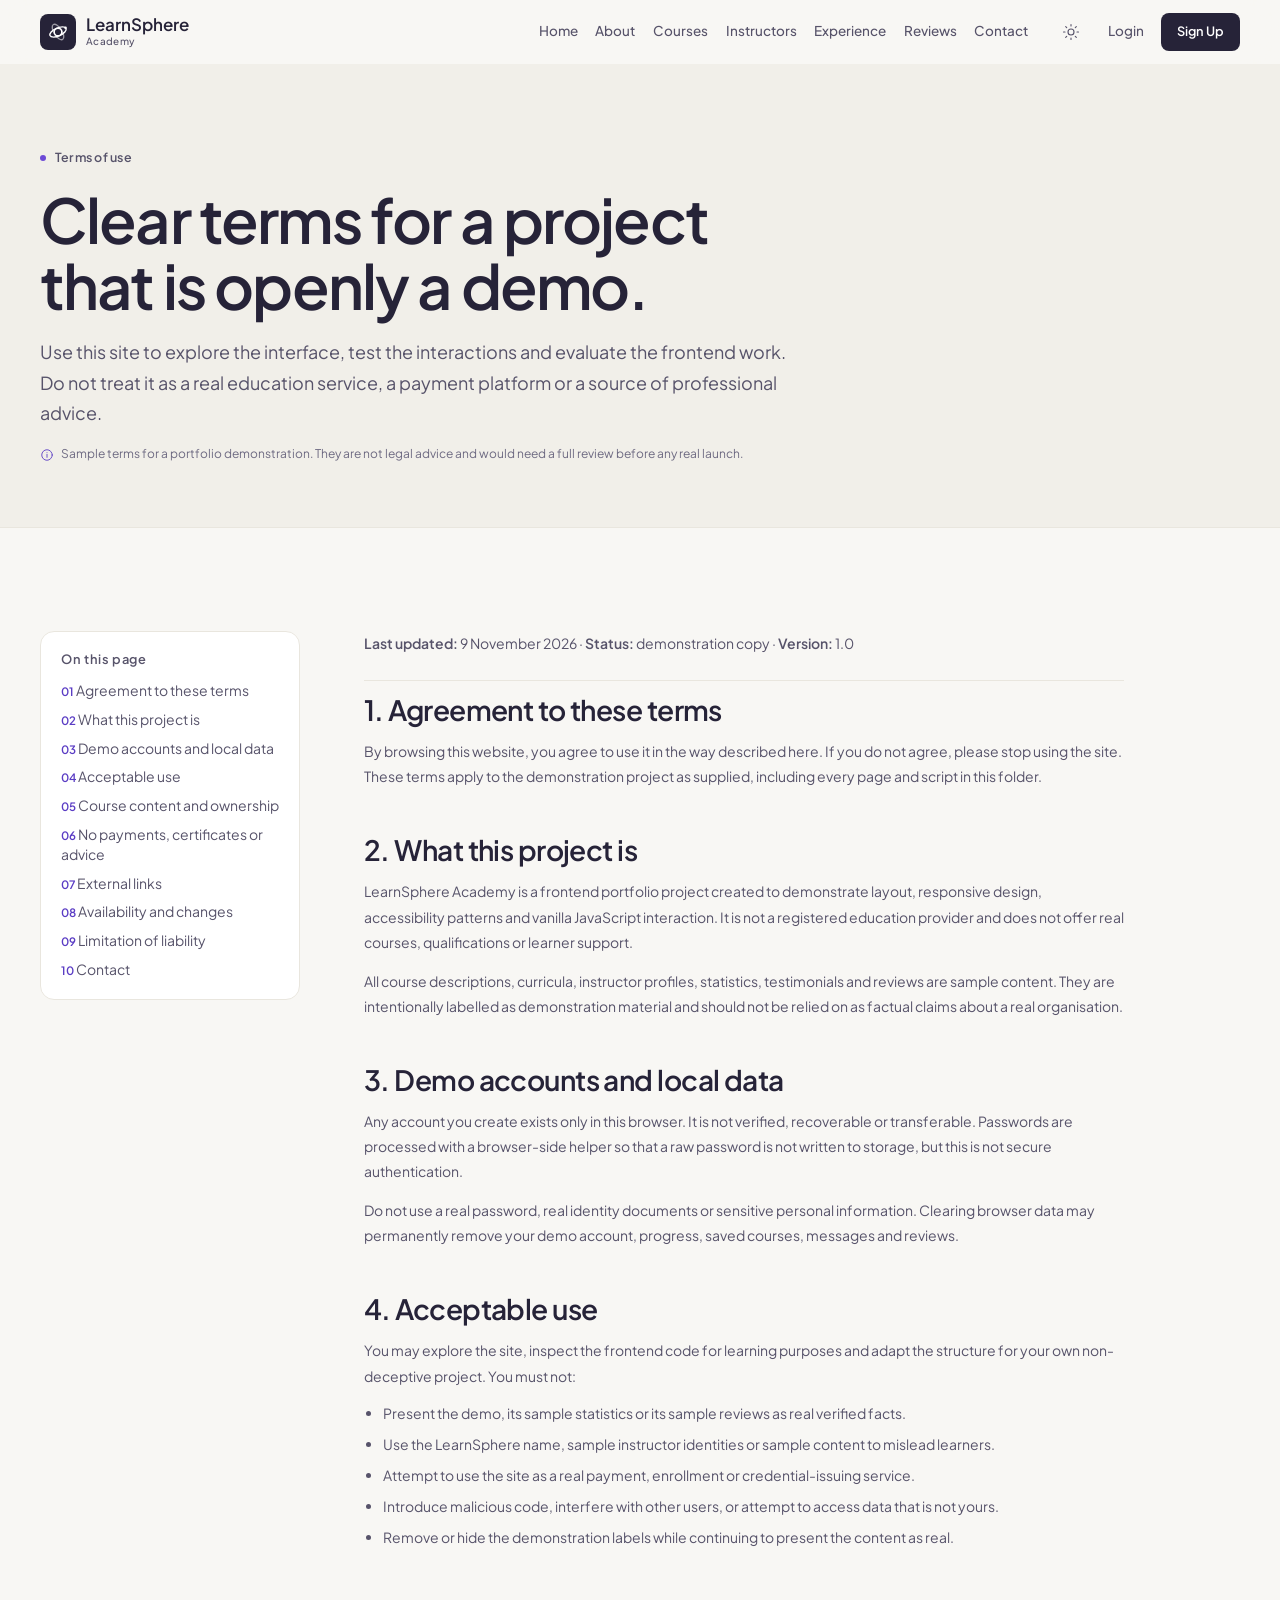
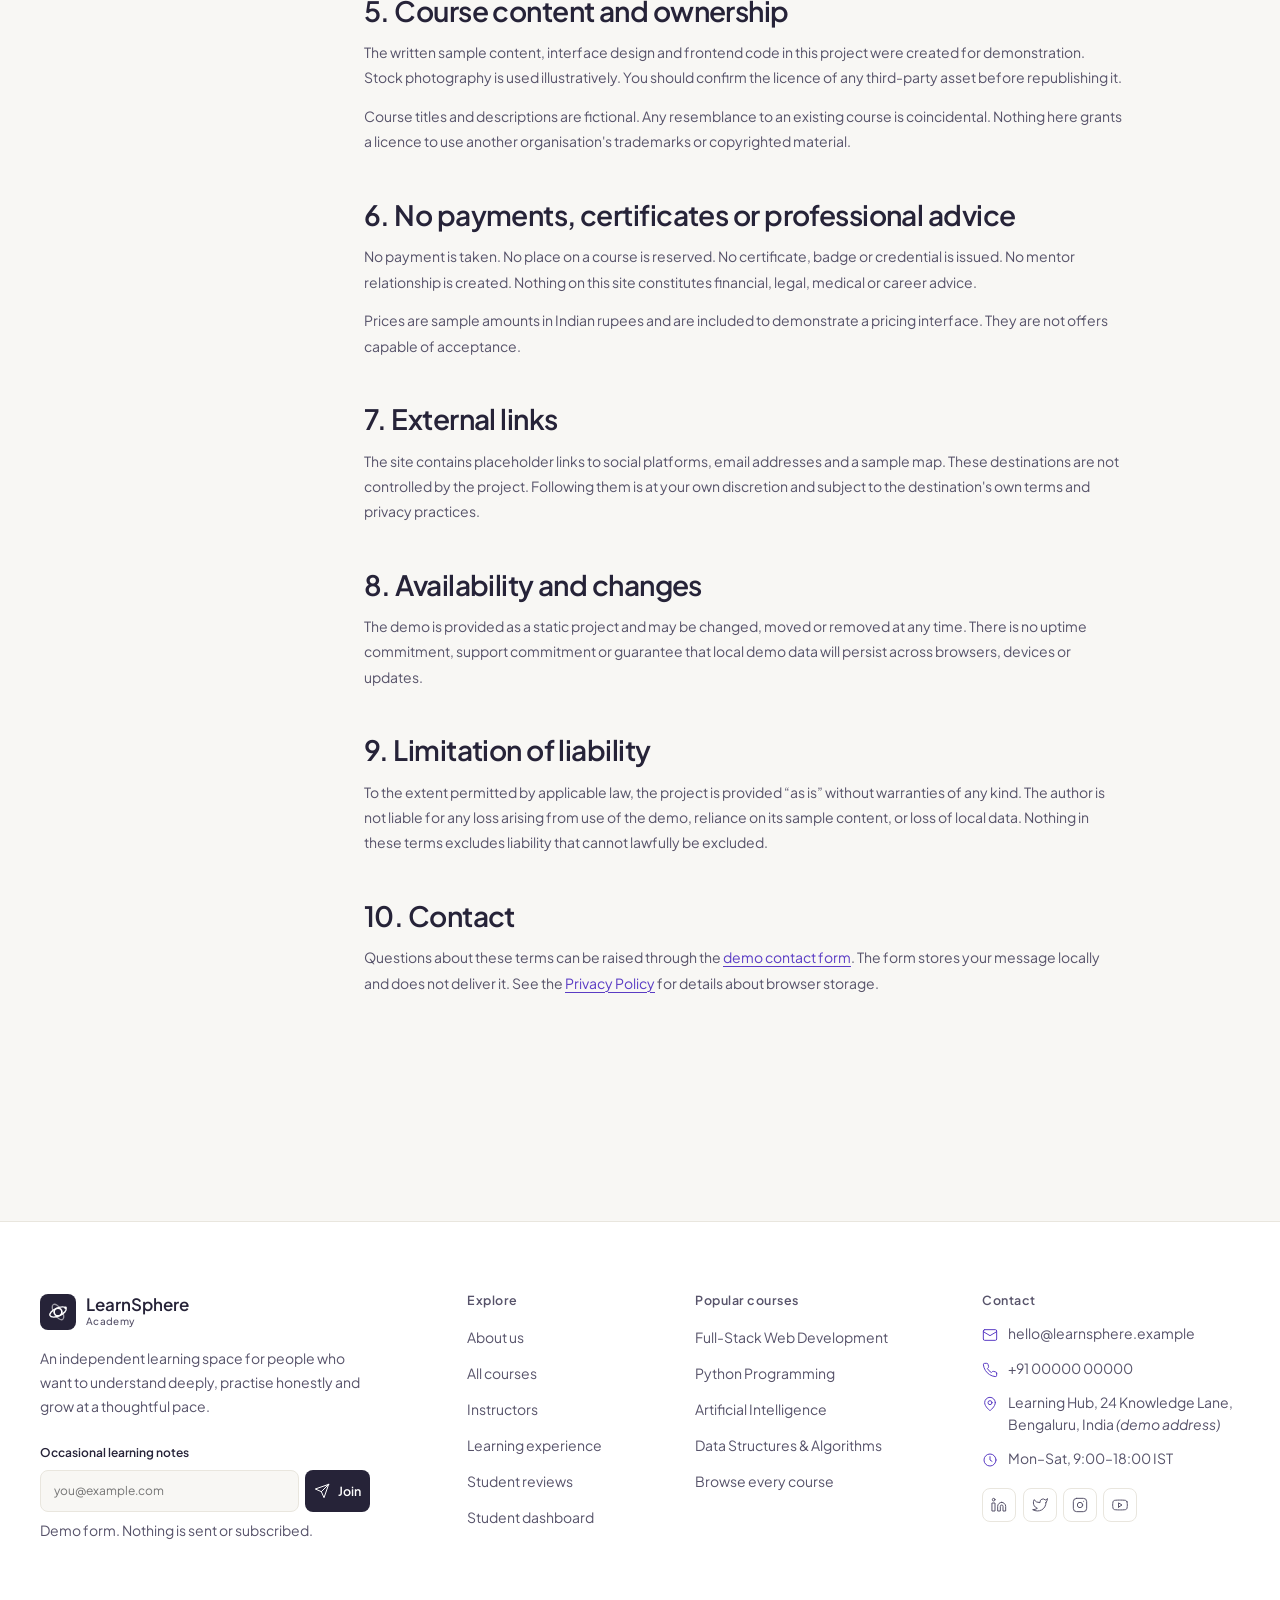
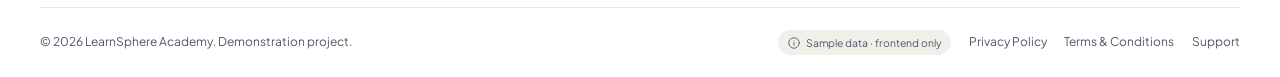
<file: pages/terms.html>
<!DOCTYPE html>
<html lang="en" data-theme="light">
<head>
  <meta charset="utf-8">
  <meta name="viewport" content="width=device-width, initial-scale=1">
  <title>Terms &amp; Conditions — LearnSphere Academy</title>
  <meta name="description" content="Terms for using the LearnSphere Academy demonstration website. This is a frontend portfolio project with no real courses, payments or certificates.">
  <meta name="theme-color" content="#f8f7f4">
  <link rel="icon" href="../assets/icons/favicon.svg" type="image/svg+xml">
  <link rel="preconnect" href="https://fonts.googleapis.com">
  <link rel="preconnect" href="https://fonts.gstatic.com" crossorigin>
  <link href="https://fonts.googleapis.com/css2?family=Plus+Jakarta+Sans:wght@400;500;600&display=swap" rel="stylesheet">
  <link rel="stylesheet" href="../css/variables.css">
  <link rel="stylesheet" href="../css/style.css">
  <link rel="stylesheet" href="../css/components.css">
  <link rel="stylesheet" href="../css/animations.css">
  <link rel="stylesheet" href="../css/responsive.css">
  <script>
    (function(){try{var s=localStorage.getItem('learnsphere.theme');var d=window.matchMedia('(prefers-color-scheme: dark)').matches;document.documentElement.setAttribute('data-theme',s==='dark'||s==='light'?s:(d?'dark':'light'));document.documentElement.classList.add('js');}catch(e){document.documentElement.classList.add('js');}})();
  </script>
</head>
<body data-page="terms" data-root="../">
  <a class="skip-link" href="#main">Skip to content</a>
  <div id="site-header"></div>

  <main id="main">
    <section class="page-hero">
      <div class="container page-hero__inner">
        <div class="page-hero__content">
          <span class="eyebrow">Terms of use</span>
          <h1>Clear terms for a project that is openly a demo.</h1>
          <p class="page-hero__lead">Use this site to explore the interface, test the interactions and evaluate the frontend work. Do not treat it as a real education service, a payment platform or a source of professional advice.</p>
          <p class="demo-note"><svg class="icon" aria-hidden="true"><use href="#i-info"></use></svg><span>Sample terms for a portfolio demonstration. They are not legal advice and would need a full review before any real launch.</span></p>
        </div>
      </div>
    </section>

    <section class="section">
      <div class="container">
        <div class="legal-layout">
          <nav class="legal-toc" aria-label="On this page">
            <h2>On this page</h2>
            <ol>
              <li><a href="#agreement">Agreement to these terms</a></li>
              <li><a href="#project">What this project is</a></li>
              <li><a href="#accounts">Demo accounts and local data</a></li>
              <li><a href="#use">Acceptable use</a></li>
              <li><a href="#content">Course content and ownership</a></li>
              <li><a href="#promises">No payments, certificates or advice</a></li>
              <li><a href="#links">External links</a></li>
              <li><a href="#availability">Availability and changes</a></li>
              <li><a href="#liability">Limitation of liability</a></li>
              <li><a href="#contact">Contact</a></li>
            </ol>
          </nav>

          <div class="legal-body">
            <p class="legal-meta"><strong>Last updated:</strong> 9 November 2026 · <strong>Status:</strong> demonstration copy · <strong>Version:</strong> 1.0</p>

            <section id="agreement">
              <h2>1. Agreement to these terms</h2>
              <p>By browsing this website, you agree to use it in the way described here. If you do not agree, please stop using the site. These terms apply to the demonstration project as supplied, including every page and script in this folder.</p>
            </section>

            <section id="project">
              <h2>2. What this project is</h2>
              <p>LearnSphere Academy is a frontend portfolio project created to demonstrate layout, responsive design, accessibility patterns and vanilla JavaScript interaction. It is not a registered education provider and does not offer real courses, qualifications or learner support.</p>
              <p>All course descriptions, curricula, instructor profiles, statistics, testimonials and reviews are sample content. They are intentionally labelled as demonstration material and should not be relied on as factual claims about a real organisation.</p>
            </section>

            <section id="accounts">
              <h2>3. Demo accounts and local data</h2>
              <p>Any account you create exists only in this browser. It is not verified, recoverable or transferable. Passwords are processed with a browser-side helper so that a raw password is not written to storage, but this is not secure authentication.</p>
              <p>Do not use a real password, real identity documents or sensitive personal information. Clearing browser data may permanently remove your demo account, progress, saved courses, messages and reviews.</p>
            </section>

            <section id="use">
              <h2>4. Acceptable use</h2>
              <p>You may explore the site, inspect the frontend code for learning purposes and adapt the structure for your own non-deceptive project. You must not:</p>
              <ul>
                <li>Present the demo, its sample statistics or its sample reviews as real verified facts.</li>
                <li>Use the LearnSphere name, sample instructor identities or sample content to mislead learners.</li>
                <li>Attempt to use the site as a real payment, enrollment or credential-issuing service.</li>
                <li>Introduce malicious code, interfere with other users, or attempt to access data that is not yours.</li>
                <li>Remove or hide the demonstration labels while continuing to present the content as real.</li>
              </ul>
            </section>

            <section id="content">
              <h2>5. Course content and ownership</h2>
              <p>The written sample content, interface design and frontend code in this project were created for demonstration. Stock photography is used illustratively. You should confirm the licence of any third-party asset before republishing it.</p>
              <p>Course titles and descriptions are fictional. Any resemblance to an existing course is coincidental. Nothing here grants a licence to use another organisation's trademarks or copyrighted material.</p>
            </section>

            <section id="promises">
              <h2>6. No payments, certificates or professional advice</h2>
              <p>No payment is taken. No place on a course is reserved. No certificate, badge or credential is issued. No mentor relationship is created. Nothing on this site constitutes financial, legal, medical or career advice.</p>
              <p>Prices are sample amounts in Indian rupees and are included to demonstrate a pricing interface. They are not offers capable of acceptance.</p>
            </section>

            <section id="links">
              <h2>7. External links</h2>
              <p>The site contains placeholder links to social platforms, email addresses and a sample map. These destinations are not controlled by the project. Following them is at your own discretion and subject to the destination's own terms and privacy practices.</p>
            </section>

            <section id="availability">
              <h2>8. Availability and changes</h2>
              <p>The demo is provided as a static project and may be changed, moved or removed at any time. There is no uptime commitment, support commitment or guarantee that local demo data will persist across browsers, devices or updates.</p>
            </section>

            <section id="liability">
              <h2>9. Limitation of liability</h2>
              <p>To the extent permitted by applicable law, the project is provided “as is” without warranties of any kind. The author is not liable for any loss arising from use of the demo, reliance on its sample content, or loss of local data. Nothing in these terms excludes liability that cannot lawfully be excluded.</p>
            </section>

            <section id="contact">
              <h2>10. Contact</h2>
              <p>Questions about these terms can be raised through the <a href="../pages/contact.html">demo contact form</a>. The form stores your message locally and does not deliver it. See the <a href="../pages/privacy-policy.html">Privacy Policy</a> for details about browser storage.</p>
            </section>
          </div>
        </div>
      </div>
    </section>
  </main>

  <div id="site-footer"></div>

  <script src="../js/icons.js"></script>
  <script src="../js/storage.js"></script>
  <script src="../js/data.js"></script>
  <script src="../js/theme.js"></script>
  <script src="../js/components.js"></script>
  <script src="../js/navigation.js"></script>
  <script src="../js/animations.js"></script>
  <script src="../js/forms.js"></script>
  <script src="../js/main.js"></script>
</body>
</html>
</file>
<file: css/variables.css>
/* =========================================================
   LearnSphere Academy — Design Tokens
   All colours, type, spacing, radii and motion live here.
   Change these values to re-theme the entire website.

   Direction: "Study Desk" — warm paper neutrals, quiet ink
   text, flat surfaces, and one violet accent used sparingly
   like a tutor's pen (progress, selection, key figures).
   ========================================================= */

:root {
  /* --- Core palette (light) --- */
  --color-bg: #f8f7f4;
  --color-bg-alt: #f1efe9;
  --color-surface: #ffffff;
  --color-surface-alt: #fbfaf8;
  --color-text: #262338;
  --color-text-secondary: #57536a;
  --color-text-muted: #6e6a82;
  --color-text-strong: #262338;
  --color-accent: #6d4ad6;
  --color-accent-strong: #5a3cc4;
  --color-accent-secondary: #a78bfa;
  --color-accent-soft: #ece7fa;
  --color-border: #e9e6de;
  --color-border-strong: #d9d5cb;
  --color-button: #262338;
  --color-button-text: #ffffff;
  --color-button-hover: #3d3952;

  /* --- Ink panels (flat in both themes) --- */
  --color-panel: #262338;
  --color-panel-accent: #c4b5fd;

  /* --- Semantic --- */
  --color-success: #3f7d62;
  --color-success-soft: #e7f2ec;
  --color-danger: #b4544b;
  --color-danger-soft: #f8eae8;
  --color-warning: #9a6f2c;
  --color-warning-soft: #f7efdf;
  --color-info: #4f6b8f;
  --color-info-soft: #eaf0f7;


  /* --- Typography --- */
  --font-display: "Plus Jakarta Sans", "Segoe UI", system-ui, -apple-system, sans-serif;
  --font-body: "Plus Jakarta Sans", "Segoe UI", system-ui, -apple-system, sans-serif;
  --text-xs: 0.75rem;
  --text-sm: 0.875rem;
  --text-base: 1rem;
  --text-md: 1.0625rem;
  --text-lg: 1.125rem;
  --text-xl: 1.375rem;
  --text-2xl: 1.75rem;
  --text-3xl: clamp(1.75rem, 1.2rem + 1.1vw, 2.25rem);
  --text-4xl: clamp(2.15rem, 1.45rem + 2.4vw, 3.4rem);
  --text-5xl: clamp(2.75rem, 1.6rem + 4.4vw, 4.75rem);
  --leading-tight: 1.08;
  --leading-snug: 1.3;
  --leading-normal: 1.7;

  /* --- Spacing (4px rhythm) --- */
  --space-1: 0.25rem;
  --space-2: 0.5rem;
  --space-3: 0.75rem;
  --space-4: 1rem;
  --space-5: 1.25rem;
  --space-6: 1.5rem;
  --space-7: 2rem;
  --space-8: 2.5rem;
  --space-9: 3rem;
  --space-10: 4rem;
  --space-11: 5rem;
  --space-12: 6.5rem;
  --section-space: clamp(5rem, 8vw, 7rem);

  /* --- Layout --- */
  --container: 1200px;
  --container-wide: 1320px;
  --container-narrow: 880px;
  --gutter: clamp(1.15rem, 4vw, 2.5rem);
  --header-h: 64px;

  /* --- Radii (controls 8 / cards 14 / panels 20) --- */
  --radius-xs: 8px;
  --radius-sm: 8px;
  --radius: 14px;
  --radius-lg: 14px;
  --radius-xl: 20px;
  --radius-pill: 999px;

  /* --- Shadows (light theme only: two small neutral levels;
      the dark theme builds depth from surface steps and
      hairline borders instead) --- */
  --shadow-xs: 0 1px 2px rgba(38, 35, 56, 0.05);
  --shadow-sm: 0 2px 8px rgba(38, 35, 56, 0.06);
  --shadow-md: 0 2px 8px rgba(38, 35, 56, 0.06);
  --shadow-lg: 0 2px 8px rgba(38, 35, 56, 0.06);

  /* --- Motion (one easing; three durations) --- */
  --ease: cubic-bezier(0.16, 1, 0.3, 1);
  --ease-out: cubic-bezier(0.16, 1, 0.3, 1);
  --dur-fast: 150ms;
  --dur: 250ms;
  --dur-slow: 400ms;

  /* --- Effects --- */
  --ring: 0 0 0 3px rgba(109, 74, 214, 0.35);
  --header-bg: rgba(248, 247, 244, 0.86);
  --selection-bg: #ded5f6;
  --selection-text: #262338;
  --scrollbar-thumb: #d9d4c8;
  --scrollbar-track: #f1efe9;
}

[data-theme="dark"] {
  --color-bg: #17151f;
  --color-bg-alt: #1e1b28;
  --color-surface: #211e2b;
  --color-surface-alt: #1b1826;
  --color-text: #f5f3fa;
  --color-text-secondary: #b5b0c4;
  --color-text-muted: #8f8aa3;
  --color-text-strong: #f5f3fa;
  --color-accent: #a78bfa;
  --color-accent-strong: #bca5ff;
  --color-accent-secondary: #c4b5fd;
  --color-accent-soft: rgba(167, 139, 250, 0.14);
  --color-border: #2c2836;
  --color-border-strong: #3b3749;
  --color-button: #f5f3fa;
  --color-button-text: #14121c;
  --color-button-hover: #ffffff;

  --color-panel: #14121c;
  --color-panel-accent: #c4b5fd;

  --color-success: #7fc2a2;
  --color-success-soft: rgba(78, 151, 117, 0.14);
  --color-danger: #e19a93;
  --color-danger-soft: rgba(180, 84, 75, 0.16);
  --color-warning: #e0b872;
  --color-warning-soft: rgba(154, 111, 44, 0.18);
  --color-info: #9db6d6;
  --color-info-soft: rgba(79, 107, 143, 0.18);


  --shadow-xs: none;
  --shadow-sm: none;
  --shadow-md: none;
  --shadow-lg: none;

  --ring: 0 0 0 3px rgba(167, 139, 250, 0.4);
  --header-bg: rgba(23, 21, 31, 0.86);
  --selection-bg: #4c3f85;
  --selection-text: #ffffff;
  --scrollbar-thumb: #3b3749;
  --scrollbar-track: #1e1b28;
}
</file>
<file: css/style.css>
/* =========================================================
   LearnSphere Academy — Base, layout and page sections
   ========================================================= */

/* ---------- Reset & base ---------- */
*,
*::before,
*::after {
  box-sizing: border-box;
}

html {
  -webkit-text-size-adjust: 100%;
  scroll-behavior: smooth;
  scroll-padding-top: calc(var(--header-h) + 24px);
}

/* Snappier taps on touch screens: removes the double-tap-zoom delay
   on interactive elements without disabling pinch zoom. */
a,
button,
input,
select,
textarea,
summary {
  touch-action: manipulation;
}

body {
  margin: 0;
  padding-top: var(--header-h);
  background-color: var(--color-bg);
  color: var(--color-text);
  font-family: var(--font-body);
  font-size: var(--text-base);
  line-height: var(--leading-normal);
  -webkit-font-smoothing: antialiased;
  -moz-osx-font-smoothing: grayscale;
  overflow-x: hidden;
  transition: background-color var(--dur) var(--ease), color var(--dur) var(--ease);
}

h1,
h2,
h3,
h4,
h5 {
  margin: 0;
  font-family: var(--font-display);
  color: var(--color-text-strong);
  font-weight: 600;
  line-height: 1.14;
}

h1 {
  font-size: var(--text-5xl);
  letter-spacing: -0.03em;
  line-height: var(--leading-tight);
}

h2 {
  font-size: var(--text-4xl);
  letter-spacing: -0.02em;
  line-height: 1.1;
}

h3 {
  font-size: var(--text-xl);
  line-height: 1.32;
}

h4 {
  font-size: var(--text-lg);
  line-height: 1.4;
}

strong,
b {
  font-weight: 600;
}

p {
  margin: 0;
}

a {
  color: inherit;
  text-decoration: none;
}

img,
picture,
video,
svg {
  display: block;
  max-width: 100%;
}

img {
  height: auto;
}

ul,
ol {
  margin: 0;
  padding: 0;
  list-style: none;
}

button,
input,
select,
textarea {
  font: inherit;
  color: inherit;
}

button {
  border: 0;
  background: none;
  cursor: pointer;
}

::selection {
  background: var(--selection-bg);
  color: var(--selection-text);
}

:focus-visible {
  outline: none;
  box-shadow: var(--ring);
  border-radius: var(--radius-xs);
}

[hidden] {
  display: none !important;
}

.icon {
  width: 16px;
  height: 16px;
  flex-shrink: 0;
  fill: none;
  stroke: currentColor;
  stroke-width: 1.5;
  stroke-linecap: round;
  stroke-linejoin: round;
  vertical-align: -0.15em;
}

.icon--fill {
  fill: currentColor;
  stroke: currentColor;
}

/* ---------- Layout ---------- */
.container {
  width: min(100% - (var(--gutter) * 2), var(--container));
  margin-inline: auto;
}

.container--wide {
  width: min(100% - (var(--gutter) * 2), var(--container-wide));
}

.container--narrow {
  width: min(100% - (var(--gutter) * 2), var(--container-narrow));
}

.section {
  padding-block: var(--section-space);
  position: relative;
}

.section--tight {
  padding-block: clamp(2.5rem, 5vw, 4rem);
}

.section--tint {
  background: var(--color-bg-alt);
}

.section--surface {
  background: var(--color-surface);
}

.section--lavender {
  background: var(--color-bg-alt);
}

.section-divider {
  border-top: 1px solid var(--color-border);
}

.skip-link {
  position: fixed;
  top: 1rem;
  left: 1rem;
  z-index: 2000;
  padding: 0.75rem 1.25rem;
  background: var(--color-button);
  color: var(--color-button-text);
  border-radius: var(--radius-sm);
  font-weight: 600;
  transform: translateY(-200%);
  transition: transform var(--dur) var(--ease);
}

.skip-link:focus {
  transform: none;
}

.visually-hidden {
  position: absolute !important;
  width: 1px;
  height: 1px;
  padding: 0;
  margin: -1px;
  overflow: hidden;
  clip: rect(0, 0, 0, 0);
  white-space: nowrap;
  border: 0;
}

.hidden {
  display: none !important;
}

/* ---------- Typography helpers ---------- */
.display {
  font-family: var(--font-display);
}

.text-muted {
  color: var(--color-text-secondary);
}

.text-accent {
  color: var(--color-accent-strong);
}

.lead {
  font-size: var(--text-md);
  line-height: 1.75;
  color: var(--color-text-secondary);
}

.lead--lg {
  font-size: var(--text-lg);
}

.eyebrow {
  display: inline-flex;
  align-items: center;
  gap: 0.55rem;
  font-family: var(--font-display);
  font-size: 0.78rem;
  font-weight: 600;
  letter-spacing: 0.02em;
  color: var(--color-text-secondary);
}

.eyebrow::before {
  content: "";
  width: 6px;
  height: 6px;
  border-radius: 50%;
  background: var(--color-accent);
}

.eyebrow--light {
  color: rgba(255, 255, 255, 0.72);
}

.eyebrow--light::before {
  background: var(--color-panel-accent);
}

.section-head {
  max-width: 660px;
  margin-bottom: clamp(2.25rem, 4vw, 3.5rem);
}

.section-head--center {
  margin-inline: auto;
  text-align: center;
}

.section-head--center .section-lead {
  margin-inline: auto;
}

.section-head--split {
  max-width: none;
  display: flex;
  align-items: flex-end;
  justify-content: space-between;
  gap: 2rem;
}

.section-head__body {
  max-width: 620px;
}

.section-title {
  margin-top: 0.9rem;
  font-size: var(--text-4xl);
  letter-spacing: -0.02em;
}

.section-lead {
  margin-top: 1rem;
  color: var(--color-text-secondary);
  font-size: var(--text-md);
  max-width: 60ch;
}

.section-link {
  flex-shrink: 0;
  padding-bottom: 0.35rem;
}

.demo-note {
  display: flex;
  align-items: flex-start;
  gap: 0.45rem;
  margin-top: 1rem;
  font-size: var(--text-xs);
  line-height: 1.55;
  color: var(--color-text-muted);
}

.demo-note .icon {
  width: 14px;
  height: 14px;
  margin-top: 0.18rem;
  color: var(--color-accent-strong);
}

.highlight-marker {
  position: relative;
  z-index: 0;
  font-style: normal;
  white-space: nowrap;
}

.highlight-marker::after {
  content: "";
  position: absolute;
  z-index: -1;
  left: -0.04em;
  right: -0.04em;
  bottom: 0.06em;
  height: 0.32em;
  border-radius: 3px;
  background: var(--color-accent-secondary);
  opacity: 0.62;
  transform: rotate(-0.6deg);
}

[data-theme="dark"] .highlight-marker::after {
  opacity: 0.3;
}

/* ---------- Page hero (interior pages) ---------- */
.page-hero {
  position: relative;
  padding-block: clamp(3.25rem, 6vw, 5.5rem) clamp(2.5rem, 5vw, 4rem);
  background: var(--color-bg-alt);
  border-bottom: 1px solid var(--color-border);
}

.page-hero__inner {
  position: relative;
  z-index: 1;
}

.page-hero__content {
  max-width: 760px;
}

.page-hero h1 {
  margin-top: 1.1rem;
  font-size: clamp(2.35rem, 4.8vw, 3.9rem);
  letter-spacing: -0.03em;
}

.page-hero__lead {
  margin-top: 1.15rem;
  color: var(--color-text-secondary);
  font-size: var(--text-lg);
  max-width: 62ch;
}

.page-hero--split .page-hero__inner {
  display: flex;
  align-items: flex-end;
  justify-content: space-between;
  gap: 3rem;
}

.page-hero__aside {
  flex-shrink: 0;
  display: flex;
  gap: 0.75rem;
  flex-wrap: wrap;
}

.breadcrumb {
  display: flex;
  align-items: center;
  flex-wrap: wrap;
  gap: 0.45rem;
  font-size: var(--text-xs);
  color: var(--color-text-secondary);
}

.breadcrumb a {
  transition: color var(--dur-fast) var(--ease);
}

.breadcrumb a:hover {
  color: var(--color-text);
}

.breadcrumb__sep {
  opacity: 0.5;
}

.breadcrumb [aria-current="page"] {
  color: var(--color-text);
  font-weight: 500;
}

/* ---------- HOME: hero ---------- */
.hero {
  position: relative;
  padding-block: clamp(2.75rem, 5vw, 4.5rem) clamp(4rem, 7vw, 6.5rem);
}

.hero__grid {
  position: relative;
  z-index: 1;
  display: grid;
  grid-template-columns: 1.04fr 0.96fr;
  gap: clamp(2.5rem, 6vw, 5.5rem);
  align-items: center;
}

.hero__content {
  max-width: 640px;
}

.hero-badge {
  display: inline-flex;
  align-items: center;
  gap: 0.6rem;
  padding: 0.42rem 0.85rem 0.42rem 0.48rem;
  border: 1px solid var(--color-border);
  border-radius: var(--radius-pill);
  background: var(--color-surface);
  box-shadow: var(--shadow-xs);
  font-size: var(--text-xs);
  font-weight: 500;
  color: var(--color-text-secondary);
}

.hero-badge__tag {
  display: inline-flex;
  align-items: center;
  gap: 0.3rem;
  padding: 0.2rem 0.5rem;
  border-radius: var(--radius-pill);
  background: var(--color-accent-soft);
  color: var(--color-accent-strong);
  font-size: 0.68rem;
  font-weight: 600;
  letter-spacing: 0.02em;
}

.hero h1 {
  margin-top: 1.35rem;
  max-width: 13ch;
}

.hero__lead {
  margin-top: 1.4rem;
  max-width: 52ch;
  font-size: var(--text-lg);
  color: var(--color-text-secondary);
}

.hero__actions {
  display: flex;
  flex-wrap: wrap;
  gap: 0.85rem;
  margin-top: 2rem;
}

.hero__proof {
  display: flex;
  align-items: center;
  flex-wrap: wrap;
  gap: 0.9rem 1rem;
  margin-top: 2.1rem;
}

.avatar-stack {
  display: flex;
  align-items: center;
}

.avatar-stack img,
.avatar-stack span {
  width: 38px;
  height: 38px;
  border-radius: 50%;
  border: 2px solid var(--color-bg);
  object-fit: cover;
  margin-left: -10px;
  background: var(--color-accent-soft);
  display: grid;
  place-items: center;
  font-family: var(--font-display);
  font-size: 0.72rem;
  font-weight: 600;
  color: var(--color-accent-strong);
}

.avatar-stack > :first-child {
  margin-left: 0;
}

.hero__proof-copy {
  font-size: var(--text-xs);
  line-height: 1.5;
  color: var(--color-text-secondary);
}

.hero__proof-copy strong {
  display: block;
  color: var(--color-text);
  font-weight: 600;
}

.stars {
  display: inline-flex;
  gap: 1px;
  color: var(--color-accent-strong);
}

.stars .icon {
  width: 14px;
  height: 14px;
}

.hero__metrics {
  display: flex;
  flex-wrap: wrap;
  gap: 0.25rem 2.1rem;
  margin-top: 2.4rem;
  padding-top: 1.6rem;
  border-top: 1px solid var(--color-border);
}

.hero-metric {
  min-width: 92px;
}

.hero-metric__value {
  font-family: var(--font-display);
  font-size: 1.45rem;
  font-weight: 600;
  letter-spacing: -0.02em;
  font-variant-numeric: tabular-nums;
  color: var(--color-text-strong);
}

.hero-metric__label {
  margin-top: 0.1rem;
  font-size: var(--text-xs);
  color: var(--color-text-secondary);
}

.hero__media {
  position: relative;
  min-height: 540px;
  padding: 0 1.5rem 1.5rem 0;
}

.hero__frame {
  position: relative;
  height: 100%;
  min-height: 520px;
  border-radius: 20px;
  overflow: hidden;
  background: var(--color-accent-soft);
  box-shadow: var(--shadow-sm);
}

.hero__frame img {
  width: 100%;
  height: 100%;
  object-fit: cover;
  object-position: center 35%;
}

/* Coded product moment: a quiet "continue learning" card
   resting on the corner of the desk photo. */
.hero-continue {
  position: absolute;
  left: -1.25rem;
  bottom: 2rem;
  z-index: 3;
  width: min(300px, calc(100% - 1.5rem));
  padding: 1rem 1.1rem;
  border: 1px solid var(--color-border);
  border-radius: var(--radius);
  background: var(--color-surface);
  box-shadow: var(--shadow-sm);
}

.hero-continue__head {
  display: flex;
  align-items: center;
  gap: 0.7rem;
}

.hero-continue__icon {
  display: grid;
  place-items: center;
  width: 34px;
  height: 34px;
  border-radius: var(--radius-xs);
  background: var(--color-accent-soft);
  color: var(--color-accent-strong);
  flex-shrink: 0;
}

.hero-continue__icon .icon {
  width: 16px;
  height: 16px;
}

.hero-continue__title {
  font-family: var(--font-display);
  font-size: 0.88rem;
  font-weight: 600;
  color: var(--color-text-strong);
}

.hero-continue__meta {
  margin-top: 0.12rem;
  font-size: 0.7rem;
  color: var(--color-text-secondary);
}

.hero-continue .bar {
  margin-top: 0.85rem;
}

.hero-continue__foot {
  display: flex;
  align-items: center;
  justify-content: space-between;
  gap: 0.6rem;
  margin-top: 0.8rem;
}

/* Kept for the dashboard's continue-learning ring */
.progress-ring {
  --value: 0;
  --size: 42px;
  width: var(--size);
  height: var(--size);
  border-radius: 50%;
  background: conic-gradient(var(--color-accent-strong) calc(var(--value) * 1%), var(--color-border) 0);
  display: grid;
  place-items: center;
  flex-shrink: 0;
}

.progress-ring::before {
  content: "";
  width: calc(var(--size) - 9px);
  height: calc(var(--size) - 9px);
  border-radius: 50%;
  background: var(--color-surface);
}

.progress-ring span {
  position: absolute;
  font-size: 0.58rem;
  font-weight: 600;
  font-variant-numeric: tabular-nums;
  color: var(--color-text);
}

/* ---------- HOME: about preview ---------- */
.about-preview__grid {
  display: grid;
  grid-template-columns: 0.94fr 1.06fr;
  gap: clamp(2.5rem, 6vw, 5rem);
  align-items: center;
}

.about-media {
  position: relative;
}

.about-media__frame {
  position: relative;
  z-index: 1;
  border-radius: var(--radius-xl);
  overflow: hidden;
  aspect-ratio: 4 / 4.4;
  background: var(--color-bg-alt);
  box-shadow: var(--shadow-sm);
}

.about-media__frame img {
  width: 100%;
  height: 100%;
  object-fit: cover;
}

.about-media__card {
  position: absolute;
  z-index: 2;
  right: -1rem;
  bottom: 2.6rem;
  max-width: 210px;
  padding: 1.1rem 1.2rem;
  border-radius: var(--radius);
  background: var(--color-surface);
  border: 1px solid var(--color-border);
  box-shadow: var(--shadow-md);
}

.about-media__card strong {
  display: block;
  font-family: var(--font-display);
  font-size: 1.55rem;
  letter-spacing: -0.03em;
  color: var(--color-text-strong);
}

.about-media__card span {
  font-size: var(--text-xs);
  color: var(--color-text-secondary);
  line-height: 1.5;
  display: block;
  margin-top: 0.2rem;
}

.about-preview__content h2 {
  margin-top: 0.9rem;
}

.about-values {
  display: grid;
  gap: 1.15rem;
  margin-top: 2rem;
}

.value-row {
  display: flex;
  gap: 1rem;
  padding-top: 1.15rem;
  border-top: 1px solid var(--color-border);
}

.value-row:first-child {
  border-top: 0;
  padding-top: 0;
}

.value-row__icon {
  display: grid;
  place-items: center;
  width: 40px;
  height: 40px;
  border-radius: var(--radius-xs);
  background: var(--color-accent-soft);
  color: var(--color-accent-strong);
  flex-shrink: 0;
}

.value-row h3 {
  font-size: 1rem;
}

.value-row p {
  margin-top: 0.25rem;
  font-size: var(--text-sm);
  color: var(--color-text-secondary);
  line-height: 1.6;
}

/* ---------- HOME: features ---------- */
.feature-grid {
  display: grid;
  grid-template-columns: repeat(4, 1fr);
  gap: 1rem;
}

.feature-card {
  padding: 1.6rem 1.5rem;
  border: 1px solid var(--color-border);
  border-radius: var(--radius-lg);
  background: var(--color-surface);
  transition: box-shadow var(--dur) var(--ease), border-color var(--dur) var(--ease);
}

.feature-card:hover {
  border-color: var(--color-border-strong);
  box-shadow: var(--shadow-sm);
}

.feature-card__icon {
  display: grid;
  place-items: center;
  width: 42px;
  height: 42px;
  border-radius: var(--radius-xs);
  background: var(--color-accent-soft);
  color: var(--color-accent-strong);
  margin-bottom: 1.2rem;
}

.feature-card__icon .icon {
  width: 21px;
  height: 21px;
}

.feature-card h3 {
  font-size: 1rem;
}

.feature-card p {
  margin-top: 0.45rem;
  font-size: var(--text-sm);
  color: var(--color-text-secondary);
  line-height: 1.62;
}

/* ---------- HOME: journey ---------- */
.journey-grid {
  display: grid;
  grid-template-columns: repeat(3, 1fr);
  gap: 1rem;
  counter-reset: journey;
}

.journey-step {
  position: relative;
  padding: 1.9rem 1.7rem;
  border-radius: var(--radius-lg);
  background: var(--color-surface);
  border: 1px solid var(--color-border);
  overflow: hidden;
  transition: box-shadow var(--dur) var(--ease);
}

.journey-step:hover {
  box-shadow: var(--shadow-sm);
}

.journey-step::after {
  content: attr(data-step);
  position: absolute;
  top: 0.6rem;
  right: 1rem;
  font-family: var(--font-display);
  font-size: 3.4rem;
  font-weight: 600;
  letter-spacing: -0.04em;
  color: var(--color-accent-soft);
  line-height: 1;
  pointer-events: none;
  transition: color var(--dur) var(--ease);
}

[data-theme="dark"] .journey-step::after {
  color: rgba(167, 139, 250, 0.14);
}

.journey-step:hover::after {
  color: var(--color-accent-secondary);
}

[data-theme="dark"] .journey-step:hover::after {
  color: rgba(167, 139, 250, 0.26);
}

.journey-step__icon {
  display: grid;
  place-items: center;
  width: 38px;
  height: 38px;
  border-radius: var(--radius-xs);
  background: var(--color-bg-alt);
  color: var(--color-accent-strong);
  margin-bottom: 1.4rem;
}

.journey-step h3 {
  font-size: 1.05rem;
  max-width: 16ch;
}

.journey-step p {
  margin-top: 0.5rem;
  font-size: var(--text-sm);
  color: var(--color-text-secondary);
  line-height: 1.62;
}

/* ---------- HOME: testimonials ---------- */
.testimonial-panel {
  border-radius: 20px;
  background: var(--color-bg-alt);
  border: 1px solid var(--color-border);
  padding: clamp(1.5rem, 4vw, 3rem);
}

.testimonial-slider {
  position: relative;
  overflow: hidden;
  border-radius: var(--radius-xl);
}

.testimonial-track {
  display: flex;
  transition: transform var(--dur-slow) var(--ease-out);
}

.testimonial-slide {
  flex: 0 0 100%;
  min-width: 0;
  padding: 0.25rem;
}

.testimonial-card {
  display: grid;
  grid-template-columns: 1fr auto;
  gap: 2rem;
  align-items: end;
  padding: clamp(1.5rem, 4vw, 3rem);
  background: var(--color-surface);
  border: 1px solid var(--color-border);
  border-radius: var(--radius-lg);
  box-shadow: var(--shadow-sm);
}

.testimonial-card__quote {
  font-family: var(--font-display);
  font-size: clamp(1.15rem, 2vw, 1.55rem);
  font-weight: 500;
  line-height: 1.55;
  letter-spacing: -0.02em;
  color: var(--color-text-strong);
  margin-top: 1.1rem;
  max-width: 58ch;
}

.testimonial-card__footer {
  display: flex;
  align-items: center;
  gap: 0.85rem;
  margin-top: 1.8rem;
}

.testimonial-card__avatar {
  width: 44px;
  height: 44px;
  border-radius: 50%;
  display: grid;
  place-items: center;
  background: var(--color-accent-soft);
  color: var(--color-accent-strong);
  font-family: var(--font-display);
  font-weight: 600;
  font-size: 0.8rem;
  flex-shrink: 0;
}

.testimonial-card__name {
  font-family: var(--font-display);
  font-size: 0.9rem;
  font-weight: 600;
}

.testimonial-card__meta {
  font-size: var(--text-xs);
  color: var(--color-text-secondary);
}

.testimonial-card__mark {
  font-family: Georgia, serif;
  font-size: 7rem;
  line-height: 0.7;
  color: var(--color-accent-soft);
  user-select: none;
}

[data-theme="dark"] .testimonial-card__mark {
  color: rgba(185, 162, 255, 0.12);
}

.testimonial-controls {
  display: flex;
  align-items: center;
  justify-content: space-between;
  gap: 1rem;
  margin-top: 1.25rem;
  position: relative;
  z-index: 1;
}

.testimonial-dots {
  display: flex;
  gap: 0.3rem;
}

/* 26px touch target (WCAG 2.5.8 minimum is 24px); the visible dot is
   drawn by ::before so the tap area stays comfortable on phones. */
.testimonial-dot {
  display: grid;
  place-items: center;
  width: 26px;
  height: 26px;
  padding: 0;
  border: 0;
  background: transparent;
}

.testimonial-dot::before {
  content: "";
  width: 7px;
  height: 7px;
  border-radius: 50%;
  background: var(--color-border-strong);
  transition: background var(--dur) var(--ease);
}

.testimonial-dot.is-active::before {
  width: 22px;
  border-radius: var(--radius-pill);
  background: var(--color-accent-strong);
}

.testimonial-arrows {
  display: flex;
  gap: 0.5rem;
}

.demo-tag {
  display: inline-flex;
  align-items: center;
  gap: 0.32rem;
  padding: 0.22rem 0.55rem;
  border-radius: var(--radius-pill);
  background: var(--color-surface);
  border: 1px solid var(--color-border);
  font-size: 0.65rem;
  font-weight: 600;
  letter-spacing: 0.03em;
  color: var(--color-text-secondary);
  white-space: nowrap;
}

/* ---------- HOME: stats band ---------- */
.stats-band {
  border-radius: 20px;
  padding: clamp(2rem, 5vw, 3.5rem);
  background: var(--color-panel);
  color: #fff;
}

.stats-band__head {
  display: flex;
  justify-content: space-between;
  align-items: flex-end;
  gap: 2rem;
  margin-bottom: 2.5rem;
}

.stats-band h2 {
  color: #fff;
  font-size: var(--text-3xl);
  max-width: 20ch;
}

.stats-band__note {
  font-size: var(--text-xs);
  color: rgba(255, 255, 255, 0.52);
  max-width: 30ch;
  line-height: 1.55;
}

.stats-grid {
  display: grid;
  grid-template-columns: repeat(4, 1fr);
}

.stat {
  padding: 0.5rem clamp(0.9rem, 2vw, 1.75rem);
  border-left: 1px solid rgba(255, 255, 255, 0.14);
}

.stat:first-child {
  border-left: 0;
  padding-left: 0;
}

.stat__value {
  font-family: var(--font-display);
  font-size: clamp(2.1rem, 4vw, 3.2rem);
  font-weight: 600;
  letter-spacing: -0.03em;
  line-height: 1;
  font-variant-numeric: tabular-nums;
  color: #fff;
}

.stat__value .suffix {
  color: var(--color-panel-accent);
}

.stat__label {
  margin-top: 0.6rem;
  font-size: var(--text-xs);
  color: rgba(255, 255, 255, 0.62);
  letter-spacing: 0.02em;
}

/* ---------- HOME: FAQ ---------- */
.faq-layout {
  display: grid;
  grid-template-columns: 0.78fr 1.22fr;
  gap: clamp(2.5rem, 6vw, 5rem);
  align-items: start;
}

.faq-aside {
  position: sticky;
  top: calc(var(--header-h) + 2rem);
}

.faq-aside h2 {
  margin-top: 0.9rem;
}

.faq-aside__card {
  margin-top: 2rem;
  padding: 1.4rem;
  border-radius: var(--radius-lg);
  background: var(--color-surface);
  border: 1px solid var(--color-border);
}

.faq-aside__card h3 {
  font-size: 0.95rem;
}

.faq-aside__card p {
  margin-top: 0.35rem;
  font-size: var(--text-sm);
  color: var(--color-text-secondary);
  line-height: 1.6;
}

.faq-aside__card .btn {
  margin-top: 1rem;
}

/* ---------- HOME: CTA ---------- */
.cta-panel {
  border-radius: 20px;
  padding: clamp(3rem, 7vw, 5.5rem) clamp(1.5rem, 5vw, 4rem);
  text-align: center;
  background: var(--color-bg-alt);
  border: 1px solid var(--color-border);
}

.cta-panel__inner {
  max-width: 640px;
  margin-inline: auto;
}

.cta-panel .eyebrow {
  justify-content: center;
}

.cta-panel h2 {
  margin-top: 1rem;
  font-size: clamp(2.2rem, 4.4vw, 3.6rem);
}

.cta-panel p {
  margin-top: 1rem;
  color: var(--color-text-secondary);
  font-size: var(--text-md);
}

.cta-panel__actions {
  display: flex;
  justify-content: center;
  flex-wrap: wrap;
  gap: 0.8rem;
  margin-top: 2rem;
}

/* ---------- ABOUT PAGE ---------- */
.about-story {
  display: grid;
  grid-template-columns: 1.05fr 0.95fr;
  gap: clamp(2.5rem, 6vw, 5rem);
  align-items: center;
}

.about-story__content h2 {
  margin-top: 0.9rem;
}

.about-story__media {
  position: relative;
}

.about-story__media img {
  width: 100%;
  aspect-ratio: 4 / 3.4;
  object-fit: cover;
  border-radius: var(--radius-xl);
  box-shadow: var(--shadow-md);
}

.about-story__badge {
  position: absolute;
  left: 1.25rem;
  bottom: 1.25rem;
  display: flex;
  align-items: center;
  gap: 0.7rem;
  padding: 0.8rem 1rem;
  border-radius: var(--radius);
  background: var(--color-surface);
  border: 1px solid var(--color-border);
  color: var(--color-text);
  box-shadow: var(--shadow-sm);
  font-size: var(--text-xs);
  font-weight: 600;
}

.about-story__badge .icon {
  color: var(--color-accent-strong);
}

.pillar-grid {
  display: grid;
  grid-template-columns: repeat(3, 1fr);
  gap: 1rem;
}

.pillar-card {
  padding: clamp(1.5rem, 3vw, 2.2rem);
  border-radius: var(--radius-lg);
  border: 1px solid var(--color-border);
  background: var(--color-surface);
  transition: box-shadow var(--dur) var(--ease), border-color var(--dur) var(--ease);
}

.pillar-card:hover {
  border-color: var(--color-border-strong);
  box-shadow: var(--shadow-sm);
}

.pillar-card--accent {
  background: var(--color-accent-soft);
  border-color: transparent;
}

.pillar-card__index {
  font-size: var(--text-xs);
  font-weight: 600;
  letter-spacing: 0.1em;
  color: var(--color-text-secondary);
}

.pillar-card h3 {
  margin-top: 1.6rem;
}

.pillar-card p {
  margin-top: 0.6rem;
  color: var(--color-text-secondary);
  font-size: var(--text-sm);
  line-height: 1.7;
}

.values-grid {
  display: grid;
  grid-template-columns: repeat(2, 1fr);
  gap: 1rem;
}

.value-card {
  display: flex;
  gap: 1rem;
  padding: 1.5rem;
  border-radius: var(--radius);
  border: 1px solid var(--color-border);
  background: var(--color-surface);
}

.value-card__icon {
  display: grid;
  place-items: center;
  width: 40px;
  height: 40px;
  border-radius: var(--radius-xs);
  background: var(--color-accent-soft);
  color: var(--color-accent-strong);
  flex-shrink: 0;
}

.value-card h3 {
  font-size: 1rem;
}

.value-card p {
  margin-top: 0.3rem;
  font-size: var(--text-sm);
  color: var(--color-text-secondary);
  line-height: 1.62;
}

.approach-band {
  display: grid;
  grid-template-columns: 0.9fr 1.1fr;
  gap: clamp(2rem, 5vw, 4rem);
  align-items: center;
  padding: clamp(2rem, 5vw, 4rem);
  border-radius: var(--radius-xl);
  background: var(--color-surface);
  border: 1px solid var(--color-border);
}

.approach-band__media {
  border-radius: var(--radius-lg);
  overflow: hidden;
  aspect-ratio: 5 / 4;
}

.approach-band__media img {
  width: 100%;
  height: 100%;
  object-fit: cover;
}

.approach-list {
  display: grid;
  gap: 1rem;
  margin-top: 1.5rem;
}

.approach-list li {
  display: flex;
  gap: 0.65rem;
  font-size: var(--text-sm);
  color: var(--color-text-secondary);
  line-height: 1.6;
}

.approach-list .icon {
  color: var(--color-success);
  margin-top: 0.15rem;
}

.quote-band {
  position: relative;
  padding: clamp(2.5rem, 6vw, 4.5rem);
  border-radius: var(--radius-xl);
  background: var(--color-panel);
  color: #fff;
  overflow: hidden;
}

.quote-band::before {
  content: "“";
  position: absolute;
  right: 3rem;
  top: 0;
  font-family: Georgia, serif;
  font-size: 12rem;
  line-height: 1;
  color: rgba(255, 255, 255, 0.06);
}

.quote-band blockquote {
  position: relative;
  z-index: 1;
  margin: 0;
  max-width: 760px;
  font-family: var(--font-display);
  font-size: clamp(1.3rem, 2.5vw, 1.9rem);
  line-height: 1.45;
  letter-spacing: -0.025em;
}

.quote-band cite {
  display: block;
  margin-top: 1.5rem;
  font-family: var(--font-body);
  font-style: normal;
  font-size: var(--text-sm);
  color: rgba(255, 255, 255, 0.6);
}

/* ---------- EXPERIENCE PAGE ---------- */
.method-grid {
  display: grid;
  grid-template-columns: repeat(4, 1fr);
  gap: 1rem;
}

.method-card {
  position: relative;
  padding: 1.75rem;
  border-radius: var(--radius-lg);
  background: var(--color-surface);
  border: 1px solid var(--color-border);
  overflow: hidden;
}

.method-card__num {
  font-family: var(--font-display);
  font-size: var(--text-xs);
  font-weight: 600;
  color: var(--color-accent-strong);
  letter-spacing: 0.06em;
}

.method-card__icon {
  margin: 1.6rem 0 1.1rem;
  color: var(--color-text);
}

.method-card__icon .icon {
  width: 26px;
  height: 26px;
}

.method-card h3 {
  font-size: 1.02rem;
}

.method-card p {
  margin-top: 0.45rem;
  font-size: var(--text-sm);
  color: var(--color-text-secondary);
  line-height: 1.62;
}

.timeline {
  position: relative;
  display: grid;
  gap: 0;
  max-width: 940px;
  margin-inline: auto;
}

.timeline::before {
  content: "";
  position: absolute;
  left: 27px;
  top: 12px;
  bottom: 12px;
  width: 1px;
  background: var(--color-border-strong);
}

.timeline-item {
  position: relative;
  display: grid;
  grid-template-columns: 56px 1fr;
  gap: 1.5rem;
  padding-block: 1.6rem;
}

.timeline-item__marker {
  position: relative;
  z-index: 1;
  width: 56px;
  height: 56px;
  border-radius: 50%;
  display: grid;
  place-items: center;
  background: var(--color-surface);
  border: 1px solid var(--color-border);
  color: var(--color-accent-strong);
  box-shadow: var(--shadow-xs);
}

.timeline-item__body {
  padding-top: 0.35rem;
}

.timeline-item__step {
  font-size: var(--text-xs);
  font-weight: 600;
  letter-spacing: 0.05em;
  color: var(--color-text-secondary);
}

.timeline-item h3 {
  margin-top: 0.35rem;
  font-size: 1.25rem;
}

.timeline-item p {
  margin-top: 0.4rem;
  color: var(--color-text-secondary);
  font-size: var(--text-sm);
  max-width: 62ch;
  line-height: 1.7;
}

.week-grid {
  display: grid;
  grid-template-columns: 1fr 1fr;
  gap: clamp(2rem, 5vw, 4rem);
  align-items: center;
}

.week-card {
  padding: clamp(1.5rem, 3vw, 2rem);
  border-radius: var(--radius-lg);
  background: var(--color-surface);
  border: 1px solid var(--color-border);
  box-shadow: var(--shadow-sm);
}

.week-day {
  display: flex;
  align-items: center;
  justify-content: space-between;
  gap: 1rem;
  padding-block: 1rem;
  border-top: 1px solid var(--color-border);
}

.week-day:first-child {
  border-top: 0;
  padding-top: 0;
}

.week-day:last-child {
  padding-bottom: 0;
}

.week-day__label {
  display: flex;
  align-items: center;
  gap: 0.7rem;
  font-size: var(--text-sm);
  font-weight: 500;
}

.week-day__label span {
  display: grid;
  place-items: center;
  width: 30px;
  height: 30px;
  border-radius: 8px;
  background: var(--color-accent-soft);
  color: var(--color-accent-strong);
  font-size: 0.65rem;
  font-weight: 600;
}

.week-day__time {
  font-size: var(--text-xs);
  color: var(--color-text-secondary);
  white-space: nowrap;
}

.project-grid {
  display: grid;
  grid-template-columns: repeat(3, 1fr);
  gap: 1rem;
}

.project-card {
  padding: 1.5rem;
  border-radius: var(--radius-lg);
  border: 1px solid var(--color-border);
  background: var(--color-surface);
}

.project-card__tag {
  display: inline-flex;
  padding: 0.25rem 0.6rem;
  border-radius: var(--radius-pill);
  background: var(--color-bg-alt);
  color: var(--color-text-secondary);
  font-size: 0.68rem;
  font-weight: 600;
}

.project-card h3 {
  margin-top: 1.1rem;
  font-size: 1.05rem;
}

.project-card p {
  margin-top: 0.4rem;
  color: var(--color-text-secondary);
  font-size: var(--text-sm);
  line-height: 1.62;
}

/* ---------- INSTRUCTORS PAGE ---------- */
.instructor-toolbar {
  display: flex;
  align-items: center;
  justify-content: space-between;
  gap: 1rem;
  flex-wrap: wrap;
  margin-bottom: 2rem;
}

.spec-chips {
  display: flex;
  flex-wrap: wrap;
  gap: 0.45rem;
}

.spec-chip {
  padding: 0.45rem 0.8rem;
  border-radius: var(--radius-pill);
  border: 1px solid var(--color-border);
  background: var(--color-surface);
  font-size: var(--text-xs);
  font-weight: 500;
  color: var(--color-text-secondary);
  transition:
    background-color var(--dur-fast) var(--ease),
    border-color var(--dur-fast) var(--ease),
    color var(--dur-fast) var(--ease);
}

.spec-chip:hover {
  border-color: var(--color-accent);
  color: var(--color-text);
}

.spec-chip.is-active {
  background: var(--color-text);
  border-color: var(--color-text);
  color: var(--color-bg);
}

[data-theme="dark"] .spec-chip.is-active {
  background: var(--color-accent);
  border-color: var(--color-accent);
  color: var(--color-button-text);
}

.search-box {
  position: relative;
  min-width: 230px;
  flex: 1;
  max-width: 320px;
}

.search-box .icon {
  position: absolute;
  left: 0.9rem;
  top: 50%;
  transform: translateY(-50%);
  color: var(--color-text-secondary);
  pointer-events: none;
  width: 18px;
  height: 18px;
}

.search-box input {
  width: 100%;
  padding: 0.72rem 1rem 0.72rem 2.55rem;
  border: 1px solid var(--color-border);
  border-radius: var(--radius-pill);
  background: var(--color-surface);
  font-size: var(--text-sm);
  transition: border-color var(--dur) var(--ease), box-shadow var(--dur) var(--ease);
}

.search-box input:focus {
  outline: none;
  border-color: var(--color-accent);
  box-shadow: var(--ring);
}

.instructor-page-grid {
  display: grid;
  grid-template-columns: repeat(4, 1fr);
  gap: 1rem;
}

/* ---------- REVIEWS PAGE ---------- */
.reviews-layout {
  display: grid;
  grid-template-columns: 320px 1fr;
  gap: 2rem;
  align-items: start;
}

.review-summary {
  position: sticky;
  top: calc(var(--header-h) + 1.5rem);
  padding: 1.6rem;
  border-radius: var(--radius-lg);
  background: var(--color-surface);
  border: 1px solid var(--color-border);
}

.review-summary__score {
  display: flex;
  align-items: baseline;
  gap: 0.5rem;
}

.review-summary__score strong {
  font-family: var(--font-display);
  font-size: 3.4rem;
  line-height: 1;
  letter-spacing: -0.04em;
  font-variant-numeric: tabular-nums;
}

.review-summary__score span {
  color: var(--color-text-secondary);
  font-size: var(--text-sm);
}

.review-summary .stars {
  margin-top: 0.6rem;
}

.rating-bars {
  display: grid;
  gap: 0.55rem;
  margin-top: 1.5rem;
}

.rating-bar {
  display: grid;
  grid-template-columns: 28px 1fr 32px;
  gap: 0.6rem;
  align-items: center;
  font-size: var(--text-xs);
  color: var(--color-text-secondary);
}

.rating-bar__track {
  height: 6px;
  border-radius: var(--radius-pill);
  background: var(--color-bg-alt);
  overflow: hidden;
}

.rating-bar__fill {
  height: 100%;
  border-radius: inherit;
  background: var(--color-accent);
}

.review-summary__divider {
  height: 1px;
  background: var(--color-border);
  margin-block: 1.35rem;
}

.review-summary__note {
  font-size: var(--text-xs);
  color: var(--color-text-secondary);
  line-height: 1.6;
}

.reviews-main__head {
  display: flex;
  align-items: center;
  justify-content: space-between;
  gap: 1rem;
  flex-wrap: wrap;
  margin-bottom: 1.25rem;
}

.reviews-main__head h2 {
  font-size: var(--text-2xl);
}

.review-filters {
  display: flex;
  align-items: center;
  flex-wrap: wrap;
  gap: 0.5rem;
}

.review-filter {
  padding: 0.38rem 0.7rem;
  border: 1px solid var(--color-border);
  border-radius: var(--radius-pill);
  background: var(--color-surface);
  font-size: var(--text-xs);
  color: var(--color-text-secondary);
  transition:
    background-color var(--dur-fast) var(--ease),
    border-color var(--dur-fast) var(--ease),
    color var(--dur-fast) var(--ease);
}

.review-filter.is-active {
  background: var(--color-text);
  border-color: var(--color-text);
  color: var(--color-bg);
}

[data-theme="dark"] .review-filter.is-active {
  background: var(--color-accent);
  border-color: var(--color-accent);
  color: var(--color-button-text);
}

.reviews-grid {
  display: grid;
  grid-template-columns: repeat(2, 1fr);
  gap: 1rem;
}

.review-form-wrap {
  display: grid;
  grid-template-columns: 0.82fr 1.18fr;
  gap: clamp(2rem, 5vw, 4rem);
  align-items: start;
}

.review-form-card {
  padding: clamp(1.5rem, 3vw, 2.2rem);
  border-radius: var(--radius-lg);
  border: 1px solid var(--color-border);
  background: var(--color-surface);
  box-shadow: var(--shadow-sm);
}

/* ---------- CONTACT PAGE ---------- */
.contact-grid {
  display: grid;
  grid-template-columns: 0.85fr 1.15fr;
  gap: clamp(2rem, 5vw, 4rem);
  align-items: start;
}

.contact-info {
  display: grid;
  gap: 0.9rem;
}

.contact-card {
  display: flex;
  gap: 1rem;
  padding: 1.25rem 1.35rem;
  border-radius: var(--radius);
  border: 1px solid var(--color-border);
  background: var(--color-surface);
  transition: border-color var(--dur) var(--ease);
}

.contact-card:hover {
  border-color: var(--color-border-strong);
}

.contact-card__icon {
  display: grid;
  place-items: center;
  width: 40px;
  height: 40px;
  border-radius: var(--radius-xs);
  background: var(--color-accent-soft);
  color: var(--color-accent-strong);
  flex-shrink: 0;
}

.contact-card h3 {
  font-size: 0.92rem;
}

.contact-card p,
.contact-card a {
  margin-top: 0.2rem;
  font-size: var(--text-sm);
  color: var(--color-text-secondary);
  line-height: 1.55;
  display: block;
}

.contact-card a:hover {
  color: var(--color-accent-strong);
}

.map-card {
  position: relative;
  margin-top: 0.35rem;
  border-radius: var(--radius-lg);
  overflow: hidden;
  border: 1px solid var(--color-border);
  background:
    linear-gradient(var(--color-border) 1px, transparent 1px),
    linear-gradient(90deg, var(--color-border) 1px, transparent 1px),
    var(--color-bg-alt);
  background-size: 34px 34px;
  min-height: 190px;
  display: grid;
  place-items: center;
  text-align: center;
  padding: 1.5rem;
}

.map-card__pin {
  display: grid;
  place-items: center;
  width: 46px;
  height: 46px;
  border-radius: 50%;
  background: var(--color-accent);
  color: var(--color-button-text);
  margin: 0 auto 0.9rem;
}

.map-card p {
  font-size: var(--text-xs);
  color: var(--color-text-secondary);
  margin-top: 0.15rem;
}

.contact-form-card {
  padding: clamp(1.5rem, 3.5vw, 2.5rem);
  border-radius: var(--radius-lg);
  border: 1px solid var(--color-border);
  background: var(--color-surface);
  box-shadow: var(--shadow-sm);
}

.contact-form-card__head {
  margin-bottom: 1.5rem;
}

.contact-form-card__head h2 {
  font-size: var(--text-2xl);
}

.contact-form-card__head p {
  margin-top: 0.4rem;
  font-size: var(--text-sm);
  color: var(--color-text-secondary);
}

/* ---------- LEGAL PAGES ---------- */
.legal-layout {
  display: grid;
  grid-template-columns: 260px 1fr;
  gap: clamp(2rem, 5vw, 4.5rem);
  align-items: start;
}

.legal-toc {
  position: sticky;
  top: calc(var(--header-h) + 1.5rem);
  padding: 1.25rem;
  border-radius: var(--radius);
  border: 1px solid var(--color-border);
  background: var(--color-surface);
}

.legal-toc h2 {
  font-size: 0.8rem;
  letter-spacing: 0.05em;
  color: var(--color-text-secondary);
}

.legal-toc ol {
  display: grid;
  gap: 0.5rem;
  margin-top: 0.9rem;
  counter-reset: toc;
}

.legal-toc li {
  counter-increment: toc;
  font-size: var(--text-sm);
}

.legal-toc a {
  color: var(--color-text-secondary);
  line-height: 1.45;
  display: block;
  transition: color var(--dur-fast) var(--ease);
}

.legal-toc a::before {
  content: counter(toc, decimal-leading-zero) "  ";
  color: var(--color-accent-strong);
  font-size: 0.72rem;
  font-weight: 600;
}

.legal-toc a:hover {
  color: var(--color-text);
}

.legal-body {
  max-width: 760px;
}

.legal-meta {
  padding-bottom: 1.5rem;
  margin-bottom: 2rem;
  border-bottom: 1px solid var(--color-border);
  color: var(--color-text-secondary);
  font-size: var(--text-sm);
}

.legal-body section {
  scroll-margin-top: calc(var(--header-h) + 24px);
  padding-bottom: 2rem;
}

.legal-body h2 {
  font-size: var(--text-2xl);
  margin-bottom: 0.85rem;
}

.legal-body h3 {
  font-size: 1.05rem;
  margin-top: 1.5rem;
  margin-bottom: 0.5rem;
}

.legal-body p {
  color: var(--color-text-secondary);
  font-size: var(--text-sm);
  line-height: 1.8;
  margin-bottom: 0.85rem;
}

.legal-body ul {
  list-style: disc;
  padding-left: 1.2rem;
  display: grid;
  gap: 0.45rem;
  color: var(--color-text-secondary);
  font-size: var(--text-sm);
  line-height: 1.7;
  margin-bottom: 0.85rem;
}

.legal-body a {
  color: var(--color-accent-strong);
  text-decoration: underline;
  text-underline-offset: 3px;
}

/* ---------- AUTH ---------- */
.auth-section {
  padding-block: clamp(2.5rem, 5vw, 4.5rem);
  background: var(--color-bg);
}

.auth-layout {
  display: grid;
  grid-template-columns: 1.02fr 0.98fr;
  gap: clamp(1.5rem, 4vw, 3.5rem);
  align-items: stretch;
  max-width: 1060px;
  margin-inline: auto;
}

.auth-card {
  width: 100%;
  padding: clamp(1.6rem, 4vw, 2.75rem);
  border-radius: var(--radius-xl);
  border: 1px solid var(--color-border);
  background: var(--color-surface);
  box-shadow: var(--shadow-sm);
}

.auth-card__head h1 {
  font-size: clamp(1.9rem, 3vw, 2.4rem);
  letter-spacing: -0.03em;
}

.auth-card__head p {
  margin-top: 0.5rem;
  color: var(--color-text-secondary);
  font-size: var(--text-sm);
  line-height: 1.65;
}

.auth-form {
  margin-top: 1.75rem;
}

.auth-form .form-field + .form-field {
  margin-top: 1rem;
}

.auth-form .btn {
  width: 100%;
  margin-top: 1.25rem;
}

.form-row {
  display: grid;
  grid-template-columns: 1fr 1fr;
  gap: 1rem;
}

.form-row .form-field + .form-field {
  margin-top: 0;
}

.auth-divider {
  display: flex;
  align-items: center;
  gap: 0.8rem;
  margin-block: 1.35rem;
  color: var(--color-text-secondary);
  font-size: var(--text-xs);
}

.auth-divider::before,
.auth-divider::after {
  content: "";
  height: 1px;
  flex: 1;
  background: var(--color-border);
}

.auth-foot {
  margin-top: 1.5rem;
  text-align: center;
  font-size: var(--text-sm);
  color: var(--color-text-secondary);
}

.auth-foot a {
  color: var(--color-text);
  font-weight: 600;
  text-decoration: underline;
  text-underline-offset: 3px;
}

.auth-foot a:hover {
  color: var(--color-accent-strong);
}

.auth-note {
  display: flex;
  gap: 0.5rem;
  margin-top: 1.35rem;
  padding: 0.8rem 0.9rem;
  border-radius: var(--radius-sm);
  background: var(--color-bg-alt);
  color: var(--color-text-secondary);
  font-size: 0.72rem;
  line-height: 1.55;
}

.auth-note .icon {
  color: var(--color-accent-strong);
  flex-shrink: 0;
  margin-top: 0.1rem;
}

.auth-aside {
  border-radius: var(--radius-xl);
  padding: clamp(1.75rem, 4vw, 2.75rem);
  background: var(--color-panel);
  color: #fff;
  display: flex;
  flex-direction: column;
  justify-content: space-between;
  min-height: 560px;
}

.auth-aside__quote {
  margin-top: auto;
}

.auth-aside__quote blockquote {
  margin: 0;
  font-family: var(--font-display);
  font-size: clamp(1.35rem, 2.2vw, 1.75rem);
  line-height: 1.45;
  letter-spacing: -0.025em;
}

.auth-aside__quote figcaption {
  margin-top: 1.25rem;
  font-size: var(--text-sm);
  color: rgba(255, 255, 255, 0.62);
}

.auth-aside__stats {
  display: flex;
  gap: 2.2rem;
  margin-top: 2.5rem;
  padding-top: 1.5rem;
  border-top: 1px solid rgba(255, 255, 255, 0.14);
}

.auth-aside__stats strong {
  display: block;
  font-family: var(--font-display);
  font-size: 1.5rem;
  letter-spacing: -0.03em;
  font-variant-numeric: tabular-nums;
}

.auth-aside__stats span {
  font-size: var(--text-xs);
  color: rgba(255, 255, 255, 0.55);
}

.auth-aside__brand {
  display: flex;
  align-items: center;
  gap: 0.65rem;
  font-family: var(--font-display);
  font-weight: 600;
}

.password-strength {
  display: grid;
  gap: 0.4rem;
  margin-top: 0.5rem;
}

.password-strength__bars {
  display: grid;
  grid-template-columns: repeat(4, 1fr);
  gap: 0.3rem;
}

.password-strength__bars span {
  height: 4px;
  border-radius: var(--radius-pill);
  background: var(--color-border);
  transition: background var(--dur) var(--ease);
}

.password-strength[data-score="1"] .password-strength__bars span:nth-child(-n + 1) {
  background: var(--color-danger);
}

.password-strength[data-score="2"] .password-strength__bars span:nth-child(-n + 2) {
  background: var(--color-warning);
}

.password-strength[data-score="3"] .password-strength__bars span:nth-child(-n + 3) {
  background: var(--color-success);
}

.password-strength[data-score="4"] .password-strength__bars span {
  background: var(--color-success);
}

.password-strength__label {
  font-size: 0.7rem;
  color: var(--color-text-secondary);
}

.checkbox-row {
  display: flex;
  align-items: flex-start;
  gap: 0.6rem;
  font-size: var(--text-xs);
  color: var(--color-text-secondary);
  line-height: 1.55;
}

.checkbox-row input {
  width: 16px;
  height: 16px;
  margin-top: 0.1rem;
  accent-color: var(--color-accent-strong);
  flex-shrink: 0;
}

.checkbox-row a {
  color: var(--color-text);
  text-decoration: underline;
  text-underline-offset: 2px;
}

/* ---------- 404 ---------- */
.notfound {
  min-height: calc(100vh - var(--header-h) - 300px);
  display: grid;
  place-items: center;
  padding-block: clamp(4rem, 9vw, 7rem);
  text-align: center;
}

.notfound__visual {
  position: relative;
  width: min(420px, 84vw);
  aspect-ratio: 1.5 / 1;
  margin-inline: auto;
  display: grid;
  place-items: center;
}

.notfound__code {
  position: relative;
  font-family: var(--font-display);
  font-size: clamp(6rem, 16vw, 11rem);
  font-weight: 600;
  line-height: 1;
  letter-spacing: -0.05em;
  font-variant-numeric: tabular-nums;
  color: var(--color-text-strong);
}

.notfound__code span {
  color: var(--color-accent);
}

.notfound h1 {
  font-size: var(--text-3xl);
  margin-top: 1.5rem;
}

.notfound p {
  margin-top: 0.8rem;
  color: var(--color-text-secondary);
  max-width: 46ch;
  margin-inline: auto;
}

.notfound__actions {
  display: flex;
  justify-content: center;
  flex-wrap: wrap;
  gap: 0.75rem;
  margin-top: 2rem;
}
</file>
<file: css/components.css>
/* =========================================================
   LearnSphere Academy — Components
   ========================================================= */

/* ---------- Buttons ---------- */
.btn {
  display: inline-flex;
  align-items: center;
  justify-content: center;
  gap: 0.5rem;
  min-height: 46px;
  padding: 0.72rem 1.25rem;
  border: 1px solid transparent;
  border-radius: var(--radius-sm);
  font-family: var(--font-display);
  font-size: var(--text-sm);
  font-weight: 600;
  line-height: 1.2;
  white-space: nowrap;
  cursor: pointer;
  transition:
    background-color var(--dur) var(--ease),
    border-color var(--dur) var(--ease),
    color var(--dur) var(--ease),
    box-shadow var(--dur) var(--ease),
    transform var(--dur) var(--ease);
}

.btn .icon {
  width: 16px;
  height: 16px;
  transition: transform var(--dur) var(--ease);
}

.btn:hover .icon--arrow {
  transform: translateX(3px);
}

.btn:active {
  transform: translateY(1px);
}

.btn:disabled,
.btn[aria-disabled="true"] {
  opacity: 0.58;
  cursor: not-allowed;
  transform: none;
}

.btn--primary {
  background: var(--color-button);
  color: var(--color-button-text);
}

.btn--primary:hover {
  background: var(--color-button-hover);
}

.btn--secondary {
  background: var(--color-surface);
  border-color: var(--color-border);
  color: var(--color-text);
}

.btn--secondary:hover {
  border-color: var(--color-border-strong);
  background: var(--color-surface-alt);
}

.btn--ghost {
  background: transparent;
  color: var(--color-text);
}

.btn--ghost:hover {
  background: var(--color-bg-alt);
}

.btn--accent {
  background: var(--color-accent-soft);
  color: var(--color-accent-strong);
  border-color: transparent;
}

.btn--accent:hover {
  background: var(--color-accent-secondary);
  color: var(--color-text);
}

.btn--light {
  background: #fff;
  color: #292638;
  border-color: #fff;
}

.btn--light:hover {
  background: #f3f0ff;
}

.btn--outline-light {
  background: transparent;
  border-color: rgba(255, 255, 255, 0.28);
  color: #fff;
}

.btn--outline-light:hover {
  background: rgba(255, 255, 255, 0.1);
  border-color: rgba(255, 255, 255, 0.45);
}

.btn--sm {
  min-height: 38px;
  padding: 0.48rem 0.85rem;
  font-size: 0.78rem;
  border-radius: var(--radius-xs);
}

.btn--sm .icon {
  width: 16px;
  height: 16px;
}

.btn--lg {
  min-height: 52px;
  padding: 0.9rem 1.55rem;
  font-size: var(--text-base);
  border-radius: var(--radius-sm);
}

.btn--block {
  width: 100%;
}

.btn--link {
  min-height: 0;
  padding: 0;
  border: 0;
  background: none;
  color: var(--color-text);
  text-decoration: underline;
  text-underline-offset: 4px;
  text-decoration-color: var(--color-border-strong);
}

.btn--link:hover {
  color: var(--color-accent-strong);
  text-decoration-color: var(--color-accent);
}

.text-link {
  display: inline-flex;
  align-items: center;
  gap: 0.4rem;
  font-family: var(--font-display);
  font-size: var(--text-sm);
  font-weight: 600;
  color: var(--color-text);
  transition: color var(--dur-fast) var(--ease);
}

.text-link .icon {
  width: 16px;
  height: 16px;
  transition: transform var(--dur) var(--ease);
}

.text-link:hover {
  color: var(--color-accent-strong);
}

.text-link:hover .icon {
  transform: translateX(3px);
}

.icon-btn {
  position: relative;
  display: inline-grid;
  place-items: center;
  width: 40px;
  height: 40px;
  padding: 0;
  border-radius: var(--radius-xs);
  border: 1px solid transparent;
  background: transparent;
  color: var(--color-text-secondary);
  transition:
    background-color var(--dur) var(--ease),
    color var(--dur) var(--ease),
    border-color var(--dur) var(--ease);
}

/* Comfortable touch targets: keep the compact visual size, but extend
   the tappable area 5px past the button on every side (44px+). */
.icon-btn::after {
  content: "";
  position: absolute;
  inset: -5px;
  border-radius: inherit;
}

.icon-btn:hover {
  background: var(--color-bg-alt);
  color: var(--color-text);
  border-color: var(--color-border);
}

.icon-btn .icon {
  width: 18px;
  height: 18px;
}

.icon-btn--bordered {
  border-color: var(--color-border);
  background: var(--color-surface);
}

/* Solid surface chip for use over course media (kept as a named
   variant because courses.js applies it to quick-view buttons). */
.icon-btn--glass {
  width: 34px;
  height: 34px;
  border-radius: var(--radius-xs);
  border-color: var(--color-border);
  background: var(--color-surface);
  color: var(--color-text);
}

.icon-btn--glass:hover {
  background: var(--color-bg-alt);
  color: var(--color-text);
  border-color: var(--color-border-strong);
}

.icon-btn--glass .icon {
  width: 18px;
  height: 18px;
}

.icon-btn.is-active {
  background: var(--color-accent);
  border-color: var(--color-accent);
  color: var(--color-button-text);
}

/* ---------- Badges & chips ---------- */
.badge {
  display: inline-flex;
  align-items: center;
  gap: 0.32rem;
  padding: 0.28rem 0.6rem;
  border-radius: var(--radius-pill);
  font-size: 0.68rem;
  font-weight: 600;
  letter-spacing: 0.015em;
  line-height: 1.4;
  white-space: nowrap;
}

.badge .icon {
  width: 14px;
  height: 14px;
}

.badge--soft {
  background: var(--color-accent-soft);
  color: var(--color-accent-strong);
}

.badge--neutral {
  background: var(--color-bg-alt);
  color: var(--color-text-secondary);
}

.badge--success {
  background: var(--color-success-soft);
  color: var(--color-success);
}

.badge--warning {
  background: var(--color-warning-soft);
  color: var(--color-warning);
}

.badge--outline {
  border: 1px solid var(--color-border);
  background: var(--color-surface);
  color: var(--color-text-secondary);
}

.chip-row {
  display: flex;
  flex-wrap: wrap;
  gap: 0.4rem;
}

.chip {
  display: inline-flex;
  padding: 0.26rem 0.55rem;
  border-radius: var(--radius-xs);
  background: var(--color-bg-alt);
  color: var(--color-text-secondary);
  font-size: 0.68rem;
  font-weight: 500;
  line-height: 1.5;
}

/* ---------- Section header action ---------- */
.section-head__link {
  display: inline-flex;
  align-items: center;
  gap: 0.4rem;
  font-family: var(--font-display);
  font-size: var(--text-sm);
  font-weight: 600;
  color: var(--color-text);
  white-space: nowrap;
  padding-bottom: 0.4rem;
  border-bottom: 1px solid var(--color-border-strong);
  transition: color var(--dur-fast) var(--ease), border-color var(--dur-fast) var(--ease);
}

.section-head__link:hover {
  color: var(--color-accent-strong);
  border-color: var(--color-accent);
}

.section-head__link .icon {
  width: 16px;
  height: 16px;
}

/* ---------- Header ---------- */
.site-header {
  position: fixed;
  top: 0;
  left: 0;
  right: 0;
  z-index: 100;
  height: var(--header-h);
  background: var(--header-bg);
  -webkit-backdrop-filter: blur(18px) saturate(140%);
  backdrop-filter: blur(18px) saturate(140%);
  border-bottom: 1px solid transparent;
  transition: border-color var(--dur) var(--ease), background-color var(--dur) var(--ease);
}

.site-header.is-scrolled {
  border-bottom-color: var(--color-border);
}

.header-inner {
  height: 100%;
  display: flex;
  align-items: center;
  gap: 1.25rem;
}

.brand {
  display: inline-flex;
  align-items: center;
  gap: 0.62rem;
  flex-shrink: 0;
  border-radius: var(--radius-sm);
}

.brand-mark {
  display: grid;
  place-items: center;
  width: 36px;
  height: 36px;
  border-radius: var(--radius-xs);
  background: var(--color-button);
  color: var(--color-button-text);
  flex-shrink: 0;
}

.brand-mark svg {
  width: 22px;
  height: 22px;
}

.brand-name {
  font-family: var(--font-display);
  font-size: 1.06rem;
  font-weight: 600;
line-height: 1;
  color: var(--color-text-strong);
  white-space: nowrap;
}

.brand-name span {
  display: block;
  margin-top: 0.26rem;
  font-size: 0.62rem;
  font-weight: 500;
  letter-spacing: 0.04em;
  color: var(--color-text-secondary);
}

.primary-nav {
  margin-left: auto;
}

.nav-list {
  display: flex;
  align-items: center;
  gap: clamp(0.2rem, 1.1vw, 0.8rem);
}

.nav-link {
  position: relative;
  display: inline-flex;
  padding: 0.55rem 0.15rem;
  font-size: 0.845rem;
  font-weight: 500;
  color: var(--color-text-secondary);
  transition: color var(--dur-fast) var(--ease);
}

.nav-link::after {
  content: "";
  position: absolute;
  left: 50%;
  bottom: 0.1rem;
  width: 3px;
  height: 3px;
  border-radius: 50%;
  background: var(--color-accent-strong);
  opacity: 0;
  transform: translateX(-50%) scale(0.5);
  transition: opacity var(--dur) var(--ease), transform var(--dur) var(--ease);
}

.nav-link:hover {
  color: var(--color-text);
}

.nav-link.is-active {
  color: var(--color-text);
  font-weight: 600;
}

.nav-link.is-active::after {
  opacity: 1;
  transform: translateX(-50%) scale(1);
}

.header-actions {
  display: flex;
  align-items: center;
  gap: 0.35rem;
  flex-shrink: 0;
}

.header-actions .btn--ghost {
  font-size: 0.845rem;
  font-weight: 500;
  color: var(--color-text-secondary);
  min-height: 38px;
  padding-inline: 0.65rem;
}

.header-actions .btn--ghost:hover {
  color: var(--color-text);
  background: transparent;
}

.header-actions .btn--primary {
  min-height: 38px;
  padding: 0.48rem 0.95rem;
  font-size: 0.8rem;
}

.theme-toggle .icon {
  width: 18px;
  height: 18px;
}

.theme-toggle .icon--moon {
  display: none;
}

[data-theme="dark"] .theme-toggle .icon--sun {
  display: none;
}

[data-theme="dark"] .theme-toggle .icon--moon {
  display: block;
}

.account-chip {
  display: flex;
  align-items: center;
  gap: 0.5rem;
  padding: 0.25rem 0.55rem 0.25rem 0.3rem;
  border: 1px solid var(--color-border);
  border-radius: var(--radius-pill);
  background: var(--color-surface);
  transition: border-color var(--dur) var(--ease), box-shadow var(--dur) var(--ease);
}

.account-chip:hover {
  border-color: var(--color-accent);
  box-shadow: var(--shadow-xs);
}

.account-chip__avatar {
  width: 28px;
  height: 28px;
  border-radius: 50%;
  display: grid;
  place-items: center;
  background: var(--color-accent-soft);
  color: var(--color-accent-strong);
  font-family: var(--font-display);
  font-size: 0.65rem;
  font-weight: 600;
}

.account-chip__label {
  font-size: 0.78rem;
  font-weight: 600;
}

.menu-toggle {
  position: relative;
  display: none;
  width: 40px;
  height: 40px;
  border-radius: var(--radius-xs);
  border: 1px solid var(--color-border);
  background: var(--color-surface);
  color: var(--color-text);
}

.menu-toggle::after {
  content: "";
  position: absolute;
  inset: -5px;
  border-radius: inherit;
}

.menu-toggle .icon {
  width: 18px;
  height: 18px;
}

/* ---------- Mobile menu ---------- */
.mobile-menu {
  position: fixed;
  top: 0;
  right: 0;
  bottom: 0;
  z-index: 150;
  width: min(88vw, 380px);
  display: flex;
  flex-direction: column;
  padding: 1.25rem 1.35rem 1.5rem;
  background: var(--color-surface);
  border-left: 1px solid var(--color-border);
  box-shadow: var(--shadow-lg);
  transform: translateX(105%);
  visibility: hidden;
  transition: transform var(--dur-slow) var(--ease-out), visibility var(--dur-slow);
  overflow-y: auto;
  overscroll-behavior: contain;
}

.mobile-menu.is-open {
  transform: translateX(0);
  visibility: visible;
}

.mobile-menu__head {
  display: flex;
  align-items: center;
  justify-content: space-between;
  padding-bottom: 1.25rem;
  border-bottom: 1px solid var(--color-border);
}

.mobile-menu__nav {
  display: flex;
  flex-direction: column;
  margin-top: 0.75rem;
}

.mobile-menu__nav a {
  display: flex;
  align-items: center;
  justify-content: space-between;
  padding: 0.85rem 0.15rem;
  border-bottom: 1px solid var(--color-border);
  font-family: var(--font-display);
  font-size: 1.05rem;
  font-weight: 500;
  color: var(--color-text-secondary);
  transition: color var(--dur-fast) var(--ease);
}

.mobile-menu__nav a:hover,
.mobile-menu__nav a.is-active {
  color: var(--color-text);
}

.mobile-menu__nav a.is-active {
  font-weight: 600;
}

.mobile-menu__nav .icon {
  width: 16px;
  height: 16px;
  opacity: 0.5;
}

.mobile-menu__actions {
  display: grid;
  gap: 0.6rem;
  margin-top: 1.5rem;
}

.mobile-menu__foot {
  margin-top: auto;
  padding-top: 1.75rem;
  font-size: var(--text-xs);
  color: var(--color-text-secondary);
  line-height: 1.6;
}

.menu-backdrop {
  position: fixed;
  inset: 0;
  z-index: 140;
  background: rgba(23, 21, 31, 0.45);
  -webkit-backdrop-filter: blur(3px);
  backdrop-filter: blur(3px);
  opacity: 0;
  visibility: hidden;
  transition: opacity var(--dur) var(--ease), visibility var(--dur);
}

.menu-backdrop.is-visible {
  opacity: 1;
  visibility: visible;
}

/* ---------- Footer ---------- */
.site-footer {
  margin-top: clamp(3rem, 6vw, 5rem);
  padding-top: clamp(3rem, 6vw, 4.5rem);
  background: var(--color-surface);
  border-top: 1px solid var(--color-border);
}

.footer-grid {
  display: grid;
  grid-template-columns: 1.55fr 0.7fr 0.95fr 1.1fr;
  gap: clamp(2rem, 5vw, 4rem);
  padding-bottom: clamp(2.5rem, 5vw, 4rem);
}

.footer-brand .brand {
  margin-bottom: 1.1rem;
}

.footer-brand p {
  max-width: 32ch;
  font-size: var(--text-sm);
  color: var(--color-text-secondary);
  line-height: 1.7;
}

.footer-newsletter {
  margin-top: 1.5rem;
  max-width: 330px;
}

.footer-newsletter label {
  display: block;
  font-size: var(--text-xs);
  font-weight: 600;
  margin-bottom: 0.45rem;
  color: var(--color-text);
}

.footer-newsletter__row {
  display: flex;
  gap: 0.4rem;
}

.footer-newsletter input {
  width: 100%;
  min-height: 42px;
  padding: 0.55rem 0.8rem;
  border: 1px solid var(--color-border);
  border-radius: var(--radius-sm);
  background: var(--color-bg);
  font-size: var(--text-xs);
  transition: border-color var(--dur) var(--ease), box-shadow var(--dur) var(--ease);
}

.footer-newsletter input:focus {
  outline: none;
  border-color: var(--color-accent);
  box-shadow: var(--ring);
}

.footer-newsletter .btn {
  min-height: 42px;
  padding: 0.55rem 0.85rem;
}

.footer-newsletter__note {
  margin-top: 0.45rem;
  font-size: 0.65rem;
  color: var(--color-text-secondary);
}

.footer-col h2 {
  font-size: 0.78rem;
  font-weight: 600;
  letter-spacing: 0.04em;
  color: var(--color-text-secondary);
  margin-bottom: 1rem;
}

.footer-links {
  display: grid;
  gap: 0.55rem;
}

.footer-links a {
  font-size: var(--text-sm);
  color: var(--color-text-secondary);
  transition: color var(--dur-fast) var(--ease);
}

.footer-links a:hover {
  color: var(--color-text);
}

.footer-contact {
  display: grid;
  gap: 0.8rem;
}

.footer-contact li {
  display: flex;
  gap: 0.6rem;
  font-size: var(--text-sm);
  color: var(--color-text-secondary);
  line-height: 1.55;
}

.footer-contact .icon {
  width: 16px;
  height: 16px;
  margin-top: 0.25rem;
  color: var(--color-accent-strong);
  flex-shrink: 0;
}

.footer-contact a:hover {
  color: var(--color-text);
}

.footer-socials {
  display: flex;
  gap: 0.4rem;
  margin-top: 1.1rem;
}

.footer-socials a {
  display: grid;
  place-items: center;
  width: 34px;
  height: 34px;
  border-radius: var(--radius-xs);
  border: 1px solid var(--color-border);
  color: var(--color-text-secondary);
  transition:
    background-color var(--dur) var(--ease),
    border-color var(--dur) var(--ease),
    color var(--dur) var(--ease);
}

.footer-socials a:hover {
  background: var(--color-accent-soft);
  border-color: var(--color-accent-soft);
  color: var(--color-accent-strong);
}

.footer-socials .icon {
  width: 16px;
  height: 16px;
}

.footer-bottom {
  display: flex;
  align-items: center;
  justify-content: space-between;
  flex-wrap: wrap;
  gap: 1rem;
  padding-block: 1.35rem;
  border-top: 1px solid var(--color-border);
}

.footer-bottom p {
  font-size: var(--text-xs);
  color: var(--color-text-secondary);
}

.footer-bottom__links {
  display: flex;
  align-items: center;
  flex-wrap: wrap;
  gap: 1.1rem;
  font-size: var(--text-xs);
  color: var(--color-text-secondary);
}

.footer-bottom__links a:hover {
  color: var(--color-text);
}

.footer-demo {
  display: inline-flex;
  align-items: center;
  gap: 0.35rem;
  padding: 0.25rem 0.55rem;
  border-radius: var(--radius-pill);
  background: var(--color-bg-alt);
  font-size: 0.65rem;
  color: var(--color-text-secondary);
}

.footer-demo .icon {
  width: 14px;
  height: 14px;
}

/* ---------- Back to top ---------- */
.back-to-top {
  position: fixed;
  right: clamp(1rem, 2.5vw, 1.75rem);
  bottom: clamp(1rem, 2.5vw, 1.75rem);
  z-index: 90;
  display: grid;
  place-items: center;
  width: 44px;
  height: 44px;
  border-radius: 50%;
  background: var(--color-button);
  color: var(--color-button-text);
  box-shadow: var(--shadow-md);
  opacity: 0;
  visibility: hidden;
  transform: translateY(10px);
  transition:
    opacity var(--dur) var(--ease),
    visibility var(--dur),
    transform var(--dur) var(--ease),
    box-shadow var(--dur) var(--ease);
}

.back-to-top.is-visible {
  opacity: 1;
  visibility: visible;
  transform: translateY(0);
}

.back-to-top:hover {
  background: var(--color-button-hover);
}

.back-to-top .icon {
  width: 18px;
  height: 18px;
}

/* ---------- Course card ---------- */
.course-grid {
  display: grid;
  grid-template-columns: repeat(3, minmax(0, 1fr));
  gap: 1.35rem;
}

.course-card {
  display: flex;
  flex-direction: column;
  min-width: 0;
  border: 1px solid var(--color-border);
  border-radius: var(--radius-lg);
  background: var(--color-surface);
  overflow: hidden;
  transition: box-shadow var(--dur) var(--ease), border-color var(--dur) var(--ease);
}

.course-card:hover {
  border-color: var(--color-border-strong);
  box-shadow: var(--shadow-sm);
}

.course-card__media {
  position: relative;
  aspect-ratio: 16 / 9.4;
  overflow: hidden;
  padding: 0.9rem;
  display: flex;
  flex-direction: column;
  justify-content: space-between;
  background: var(--color-bg-alt);
  color: var(--color-text-muted);
}

.course-card__glyph {
  position: absolute;
  right: 1.1rem;
  bottom: 0.6rem;
  width: 85px;
  height: 85px;
  opacity: 0.22;
  stroke-width: 1.5;
  pointer-events: none;
}

.course-card__top {
  position: relative;
  z-index: 1;
  display: flex;
  align-items: flex-start;
  justify-content: space-between;
  gap: 0.5rem;
}

.course-card__cat {
  display: inline-flex;
  align-items: center;
  padding: 0.25rem 0.55rem;
  border-radius: var(--radius-pill);
  background: rgba(255, 255, 255, 0.78);
  color: var(--color-text-muted);
  font-size: 0.64rem;
  font-weight: 600;
  letter-spacing: 0.03em;
}

[data-theme="dark"] .course-card__cat {
  background: rgba(23, 21, 31, 0.48);
  color: var(--color-text-muted);
}

.course-card__tools {
  display: flex;
  gap: 0.3rem;
}

.course-card__code {
  position: relative;
  z-index: 1;
  display: inline-flex;
  align-items: center;
  gap: 0.35rem;
  align-self: flex-start;
  margin-top: auto;
  font-family: var(--font-display);
  font-size: 0.62rem;
  font-weight: 600;
  letter-spacing: 0.05em;
  font-variant-numeric: tabular-nums;
  opacity: 0.7;
}

.course-card__body {
  display: flex;
  flex-direction: column;
  flex: 1;
  padding: 1.15rem 1.2rem 1rem;
}

.course-card__meta-top {
  display: flex;
  align-items: center;
  justify-content: space-between;
  gap: 0.6rem;
}

.course-rating {
  display: inline-flex;
  align-items: center;
  gap: 0.25rem;
  font-size: 0.72rem;
  font-weight: 600;
  color: var(--color-text-secondary);
  white-space: nowrap;
}

.course-rating .icon {
  width: 14px;
  height: 14px;
  color: var(--color-accent-strong);
}

.course-card__title {
  margin-top: 0.65rem;
  font-size: 1.08rem;
  line-height: 1.35;
}

.course-card__title a:hover {
  color: var(--color-accent-strong);
}

.course-card__desc {
  display: -webkit-box;
  -webkit-line-clamp: 2;
  -webkit-box-orient: vertical;
  overflow: hidden;
  margin-top: 0.45rem;
  font-size: 0.79rem;
  line-height: 1.6;
  color: var(--color-text-secondary);
}

.course-card__instructor {
  display: flex;
  align-items: center;
  gap: 0.45rem;
  margin-top: 0.9rem;
  font-size: 0.72rem;
  color: var(--color-text-secondary);
}

.course-card__instructor img {
  width: 22px;
  height: 22px;
  border-radius: 50%;
  object-fit: cover;
  background: var(--color-bg-alt);
}

.course-card__instructor strong {
  color: var(--color-text);
  font-weight: 500;
}

.course-card__meta {
  display: flex;
  align-items: center;
  flex-wrap: wrap;
  gap: 0.35rem 0.8rem;
  margin-top: 0.85rem;
  padding-top: 0.8rem;
  border-top: 1px solid var(--color-border);
  font-size: 0.69rem;
  color: var(--color-text-secondary);
}

.course-card__meta span {
  display: inline-flex;
  align-items: center;
  gap: 0.28rem;
  white-space: nowrap;
}

.course-card__meta .icon {
  width: 14px;
  height: 14px;
  opacity: 0.8;
}

.course-card__footer {
  display: flex;
  align-items: center;
  justify-content: space-between;
  gap: 0.6rem;
  padding: 2rem 1.2rem 1.15rem;
  margin-top: -1.2rem;
  border-top: 1px solid var(--color-border);
  background: var(--color-surface);
}

.course-price {
  display: flex;
  align-items: baseline;
  flex-wrap: wrap;
  gap: 0.3rem;
}

.course-price strong {
  font-family: var(--font-display);
  font-size: 1.15rem;
  font-weight: 600;
  letter-spacing: -0.02em;
  font-variant-numeric: tabular-nums;
  color: var(--color-text-strong);
}

.course-price s {
  font-size: 0.7rem;
  color: var(--color-text-secondary);
}

.course-card__actions {
  display: flex;
  gap: 0.35rem;
}

.course-card__actions .btn {
  font-size: 0.72rem;
  padding-inline: 0.62rem;
}

.course-card__actions .btn--ghost {
  border: 1px solid var(--color-border);
}

/* ---------- Course photo thumbnails ----------
   Applied when a course defines an image. The neutral tile stays
   underneath as a fallback, the glyph icon steps back,
   and a scrim keeps overlaid chips legible. */
.course-card__photo,
.modal-banner__photo,
.course-banner__photo {
  position: absolute;
  inset: 0;
  width: 100%;
  height: 100%;
  object-fit: cover;
}

.course-card__media.has-photo,
.course-banner.has-photo {
  color: #fff;
}

/* Functional scrim so chips stay legible over photos */
.course-card__media.has-photo::after,
.course-banner.has-photo::after {
  content: "";
  position: absolute;
  bottom: 0;
  left: 0;
  width: 100%;
  height: 100%;
  border-radius: 0;
  background: linear-gradient(
    180deg,
    rgba(15, 12, 24, 0.3) 0%,
    rgba(15, 12, 24, 0) 32%,
    rgba(15, 12, 24, 0) 58%,
    rgba(15, 12, 24, 0.44) 100%
  );
  opacity: 1;
  pointer-events: none;
}

.course-card__media.has-photo .course-card__glyph,
.course-banner.has-photo .course-banner__glyph {
  display: none;
}

.course-card__media.has-photo .course-card__cat,
.course-banner.has-photo .course-banner__chip {
  color: #fff;
  background: rgba(15, 12, 24, 0.34);
  border: 1px solid rgba(255, 255, 255, 0.22);
}

/* Quick-view modal banner */
.modal-banner.has-photo {
  position: relative;
  overflow: hidden;
}

.modal-banner__photo {
  z-index: 0;
}

.modal-banner.has-photo > div {
  position: relative;
  z-index: 1;
}

.modal-banner.has-photo > .icon {
  display: none;
}

/* List view */
.course-grid.is-list {
  grid-template-columns: 1fr;
  gap: 1rem;
}

.course-grid.is-list .course-card {
  display: grid;
  grid-template-columns: 270px minmax(0, 1fr);
  grid-template-rows: auto auto;
  grid-template-areas:
    "media body"
    "media footer";
}

.course-grid.is-list .course-card__media {
  grid-area: media;
  aspect-ratio: auto;
  min-height: 230px;
}

.course-grid.is-list .course-card__body {
  grid-area: body;
  padding-bottom: 0.75rem;
}

.course-grid.is-list .course-card__footer {
  grid-area: footer;
  margin-top: 0;
  padding: 0.85rem 1.2rem 1.15rem;
  border-top: 0;
}

.course-grid.is-list .course-card__title {
  font-size: 1.25rem;
  max-width: 32ch;
}

.course-grid.is-list .course-card__desc {
  -webkit-line-clamp: 3;
  max-width: 75ch;
  font-size: 0.82rem;
}

.course-grid.is-list .course-card__glyph {
  width: 120px;
  height: 120px;
}

/* ---------- Instructor card ---------- */
.instructor-grid {
  display: grid;
  grid-template-columns: repeat(3, minmax(0, 1fr));
  gap: 1.35rem;
}

.instructor-card {
  display: flex;
  flex-direction: column;
  border-radius: var(--radius-lg);
  border: 1px solid var(--color-border);
  background: var(--color-surface);
  overflow: hidden;
  transition: box-shadow var(--dur) var(--ease), border-color var(--dur) var(--ease);
}

.instructor-card:hover {
  border-color: var(--color-border-strong);
  box-shadow: var(--shadow-sm);
}

.instructor-card__media {
  position: relative;
  aspect-ratio: 4 / 3.7;
  overflow: hidden;
  background: var(--color-bg-alt);
}

.instructor-card__media img {
  width: 100%;
  height: 100%;
  object-fit: cover;
  object-position: center 22%;
}

.instructor-card__media::after {
  content: "";
  position: absolute;
  inset: 0;
  background: linear-gradient(180deg, transparent 60%, rgba(23, 21, 31, 0.4));
  pointer-events: none;
}

.instructor-card__badge {
  position: absolute;
  z-index: 1;
  left: 0.8rem;
  top: 0.8rem;
}

.instructor-card__socials {
  position: absolute;
  z-index: 2;
  right: 0.75rem;
  bottom: 0.75rem;
  display: flex;
  gap: 0.3rem;
  opacity: 0;
  transform: translateY(4px);
  transition: opacity var(--dur) var(--ease), transform var(--dur) var(--ease);
}

.instructor-card:hover .instructor-card__socials,
.instructor-card:focus-within .instructor-card__socials {
  opacity: 1;
  transform: translateY(0);
}

.instructor-card__socials a {
  display: grid;
  place-items: center;
  width: 28px;
  height: 28px;
  border-radius: var(--radius-xs);
  background: rgba(255, 255, 255, 0.9);
  color: #292638;
  transition: background var(--dur) var(--ease);
}

.instructor-card__socials a:hover {
  background: var(--color-accent-soft);
}

.instructor-card__socials .icon {
  width: 14px;
  height: 14px;
}

.instructor-card__body {
  display: flex;
  flex-direction: column;
  flex: 1;
  padding: 1.2rem;
}

.instructor-card__body h3 {
  font-size: 1.05rem;
}

.instructor-card__role {
  margin-top: 0.2rem;
  font-size: 0.74rem;
  color: var(--color-text-secondary);
  line-height: 1.5;
}

.instructor-card__bio {
  display: -webkit-box;
  -webkit-line-clamp: 2;
  -webkit-box-orient: vertical;
  overflow: hidden;
  margin-top: 0.7rem;
  font-size: 0.78rem;
  line-height: 1.6;
  color: var(--color-text-secondary);
}

.instructor-card__facts {
  display: flex;
  flex-wrap: wrap;
  gap: 0.35rem 0.9rem;
  margin-top: 0.85rem;
  font-size: 0.68rem;
  color: var(--color-text-secondary);
}

.instructor-card__facts span {
  display: inline-flex;
  align-items: center;
  gap: 0.25rem;
}

.instructor-card__facts .icon {
  width: 14px;
  height: 14px;
}

.instructor-card__foot {
  display: flex;
  align-items: center;
  justify-content: space-between;
  gap: 0.5rem;
  margin-top: auto;
  padding-top: 0.9rem;
  border-top: 1px solid var(--color-border);
}

.instructor-card__courses {
  font-size: 0.7rem;
  color: var(--color-text-secondary);
}

.instructor-card__foot .text-link {
  font-size: 0.72rem;
}

/* ---------- Review card ---------- */
.review-card {
  display: flex;
  flex-direction: column;
  padding: 1.35rem;
  border-radius: var(--radius-lg);
  border: 1px solid var(--color-border);
  background: var(--color-surface);
  transition: box-shadow var(--dur) var(--ease), border-color var(--dur) var(--ease);
}

.review-card:hover {
  border-color: var(--color-border-strong);
  box-shadow: var(--shadow-sm);
}

.review-card__head {
  display: flex;
  align-items: center;
  justify-content: space-between;
  gap: 0.5rem;
}

.review-card__head .stars .icon {
  width: 14px;
  height: 14px;
}

.review-card__title {
  margin-top: 0.9rem;
  font-family: var(--font-display);
  font-size: 1rem;
  font-weight: 600;
  line-height: 1.4;
  color: var(--color-text-strong);
}

.review-card__text {
  margin-top: 0.8rem;
  font-size: var(--text-sm);
  line-height: 1.7;
  color: var(--color-text-secondary);
  flex: 1;
}

.review-card__foot {
  display: flex;
  align-items: center;
  gap: 0.6rem;
  margin-top: 1.15rem;
  padding-top: 0.9rem;
  border-top: 1px solid var(--color-border);
}

.review-card__avatar {
  width: 34px;
  height: 34px;
  border-radius: 50%;
  display: grid;
  place-items: center;
  background: var(--color-accent-soft);
  color: var(--color-accent-strong);
  font-family: var(--font-display);
  font-size: 0.68rem;
  font-weight: 600;
  flex-shrink: 0;
}

.review-card__name {
  font-size: 0.78rem;
  font-weight: 600;
}

.review-card__meta {
  font-size: 0.66rem;
  color: var(--color-text-secondary);
}

.review-card__date {
  margin-left: auto;
  font-size: 0.65rem;
  color: var(--color-text-secondary);
  white-space: nowrap;
}

/* ---------- Forms ---------- */
.form-field {
  display: flex;
  flex-direction: column;
  gap: 0.38rem;
}

.form-label {
  display: flex;
  align-items: center;
  gap: 0.25rem;
  font-size: 0.78rem;
  font-weight: 600;
  color: var(--color-text);
}

.form-label .req {
  color: var(--color-danger);
}

.form-hint {
  font-size: 0.68rem;
  color: var(--color-text-secondary);
  line-height: 1.5;
}

.input-wrap {
  position: relative;
}

.input-wrap > .icon {
  position: absolute;
  left: 0.9rem;
  top: 50%;
  transform: translateY(-50%);
  width: 16px;
  height: 16px;
  color: var(--color-text-secondary);
  pointer-events: none;
}

.input,
.select,
.textarea {
  width: 100%;
  min-height: 46px;
  padding: 0.7rem 0.9rem;
  border: 1px solid var(--color-border);
  border-radius: var(--radius-sm);
  background: var(--color-bg);
  color: var(--color-text);
  font-size: var(--text-sm);
  font-family: var(--font-body);
  transition: border-color var(--dur) var(--ease), box-shadow var(--dur) var(--ease), background-color var(--dur) var(--ease);
}

.input-wrap .input {
  padding-left: 2.5rem;
}

.input-wrap .input--has-toggle {
  padding-right: 2.75rem;
}

.input::placeholder,
.textarea::placeholder {
  color: var(--color-text-secondary);
  opacity: 0.75;
}

.input:hover,
.select:hover,
.textarea:hover {
  border-color: var(--color-border-strong);
}

.input:focus,
.select:focus,
.textarea:focus {
  outline: none;
  border-color: var(--color-accent);
  background: var(--color-surface);
  box-shadow: var(--ring);
}

.textarea {
  min-height: 120px;
  resize: vertical;
  line-height: 1.65;
}

.select-wrap {
  position: relative;
}

.select-wrap .select {
  appearance: none;
  -webkit-appearance: none;
  padding-right: 2.4rem;
  cursor: pointer;
}

.select-wrap > .icon {
  position: absolute;
  right: 0.85rem;
  top: 50%;
  transform: translateY(-50%);
  width: 16px;
  height: 16px;
  color: var(--color-text-secondary);
  pointer-events: none;
}

.password-toggle {
  position: absolute;
  right: 0.35rem;
  top: 50%;
  transform: translateY(-50%);
  width: 34px;
  height: 34px;
  display: grid;
  place-items: center;
  color: var(--color-text-secondary);
  border-radius: var(--radius-xs);
}

.password-toggle:hover {
  color: var(--color-text);
  background: var(--color-bg-alt);
}

.password-toggle .icon {
  width: 16px;
  height: 16px;
}

.form-field.has-error .input,
.form-field.has-error .select,
.form-field.has-error .textarea {
  border-color: var(--color-danger);
}

.form-field.has-error .input:focus,
.form-field.has-error .select:focus,
.form-field.has-error .textarea:focus {
  box-shadow: 0 0 0 3px var(--color-danger-soft);
}

.field-error {
  display: none;
  align-items: flex-start;
  gap: 0.28rem;
  font-size: 0.69rem;
  line-height: 1.45;
  color: var(--color-danger);
}

.form-field.has-error .field-error {
  display: flex;
}

.field-error .icon {
  width: 14px;
  height: 14px;
  margin-top: 0.08rem;
  flex-shrink: 0;
}

.form-success {
  display: none;
  align-items: flex-start;
  gap: 0.6rem;
  padding: 0.9rem 1rem;
  border-radius: var(--radius-sm);
  background: var(--color-success-soft);
  color: var(--color-success);
  font-size: var(--text-sm);
  line-height: 1.55;
  margin-bottom: 1rem;
}

.form-success.is-visible {
  display: flex;
}

.form-success .icon {
  flex-shrink: 0;
  margin-top: 0.1rem;
}

.form-grid-2 {
  display: grid;
  grid-template-columns: 1fr 1fr;
  gap: 1rem;
}

.form-actions {
  display: flex;
  align-items: center;
  justify-content: space-between;
  flex-wrap: wrap;
  gap: 0.75rem;
  margin-top: 1.25rem;
}

.star-input {
  display: flex;
  flex-direction: row-reverse;
  justify-content: flex-end;
  gap: 0.15rem;
}

.star-input input {
  position: absolute;
  opacity: 0;
  pointer-events: none;
}

.star-input label {
  cursor: pointer;
  color: var(--color-border-strong);
  transition: color var(--dur-fast) var(--ease);
}

.star-input label .icon {
  width: 24px;
  height: 24px;
}

.star-input label:hover,
.star-input label:hover ~ label,
.star-input input:checked ~ label {
  color: var(--color-accent-strong);
}

.star-input input:focus-visible + label {
  box-shadow: var(--ring);
  border-radius: 4px;
}

/* ---------- Accordion ---------- */
.accordion {
  border-top: 1px solid var(--color-border);
}

.accordion-item {
  border-bottom: 1px solid var(--color-border);
}

.accordion-trigger {
  display: flex;
  align-items: center;
  justify-content: space-between;
  gap: 1rem;
  width: 100%;
  padding: 1.25rem 0;
  text-align: left;
  font-family: var(--font-display);
  font-size: var(--text-base);
  font-weight: 600;
  color: var(--color-text);
  transition: color var(--dur-fast) var(--ease);
}

.accordion-trigger:hover {
  color: var(--color-accent-strong);
}

.accordion-trigger__icon {
  display: grid;
  place-items: center;
  width: 30px;
  height: 30px;
  border-radius: 50%;
  border: 1px solid var(--color-border);
  flex-shrink: 0;
  transition: transform var(--dur) var(--ease), background var(--dur) var(--ease), border-color var(--dur) var(--ease), color var(--dur) var(--ease);
}

.accordion-trigger__icon .icon {
  width: 16px;
  height: 16px;
}

.accordion-item.is-open .accordion-trigger__icon {
  transform: rotate(180deg);
  background: var(--color-accent-soft);
  border-color: var(--color-accent-soft);
  color: var(--color-accent-strong);
}

.accordion-panel {
  display: grid;
  grid-template-rows: 0fr;
  transition: grid-template-rows var(--dur-slow) var(--ease-out);
}

.accordion-item.is-open .accordion-panel {
  grid-template-rows: 1fr;
}

.accordion-panel__inner {
  overflow: hidden;
}

.accordion-panel__content {
  padding-bottom: 1.25rem;
  color: var(--color-text-secondary);
  font-size: var(--text-sm);
  line-height: 1.75;
  max-width: 68ch;
}

/* ---------- Curriculum ---------- */
.curriculum {
  border: 1px solid var(--color-border);
  border-radius: var(--radius-lg);
  overflow: hidden;
  background: var(--color-surface);
}

.curriculum__head {
  display: flex;
  align-items: center;
  justify-content: space-between;
  flex-wrap: wrap;
  gap: 0.5rem;
  padding: 1rem 1.25rem;
  border-bottom: 1px solid var(--color-border);
  background: var(--color-bg-alt);
  font-size: var(--text-xs);
  color: var(--color-text-secondary);
}

.curriculum__head strong {
  color: var(--color-text);
  font-weight: 600;
}

.module {
  border-bottom: 1px solid var(--color-border);
}

.module:last-child {
  border-bottom: 0;
}

.module__trigger {
  display: flex;
  align-items: center;
  gap: 0.85rem;
  width: 100%;
  padding: 1.05rem 1.25rem;
  text-align: left;
  transition: background var(--dur-fast) var(--ease);
}

.module__trigger:hover {
  background: var(--color-bg-alt);
}

.module__index {
  display: grid;
  place-items: center;
  width: 32px;
  height: 32px;
  border-radius: var(--radius-xs);
  background: var(--color-accent-soft);
  color: var(--color-accent-strong);
  font-family: var(--font-display);
  font-size: 0.68rem;
  font-weight: 600;
  flex-shrink: 0;
}

.module__title {
  flex: 1;
  min-width: 0;
  font-family: var(--font-display);
  font-size: 0.9rem;
  font-weight: 600;
}

.module__meta {
  display: flex;
  align-items: center;
  gap: 0.75rem;
  font-size: 0.68rem;
  color: var(--color-text-secondary);
  white-space: nowrap;
}

.module__meta .icon {
  width: 14px;
  height: 14px;
}

.module__chevron {
  transition: transform var(--dur) var(--ease);
  color: var(--color-text-secondary);
  flex-shrink: 0;
}

.module__chevron .icon {
  width: 16px;
  height: 16px;
}

.module.is-open .module__chevron {
  transform: rotate(180deg);
}

.module__panel {
  display: grid;
  grid-template-rows: 0fr;
  transition: grid-template-rows var(--dur-slow) var(--ease-out);
}

.module.is-open .module__panel {
  grid-template-rows: 1fr;
}

.module__panel-inner {
  overflow: hidden;
}

.lesson-row {
  display: flex;
  align-items: center;
  gap: 0.75rem;
  padding: 0.72rem 1.25rem;
  border-top: 1px solid var(--color-border);
  font-size: 0.8rem;
  background: var(--color-surface-alt);
  transition: background var(--dur-fast) var(--ease);
}

.lesson-row:hover {
  background: var(--color-bg-alt);
}

.lesson-row__check {
  width: 20px;
  height: 20px;
  border-radius: 50%;
  border: 1px solid var(--color-border-strong);
  display: grid;
  place-items: center;
  flex-shrink: 0;
  color: transparent;
  background: var(--color-surface);
  transition:
    background-color var(--dur-fast) var(--ease),
    color var(--dur-fast) var(--ease),
    border-color var(--dur-fast) var(--ease);
}

.lesson-row__check .icon {
  width: 14px;
  height: 14px;
}

.lesson-row__check:hover {
  border-color: var(--color-accent);
}

/* Signature detail: completed lessons get the tutor's violet pen */
.lesson-row.is-complete .lesson-row__check {
  background: var(--color-accent);
  border-color: var(--color-accent);
  color: var(--color-button-text);
}

.lesson-row__icon {
  color: var(--color-text-secondary);
  flex-shrink: 0;
}

.lesson-row__icon .icon {
  width: 16px;
  height: 16px;
}

.lesson-row__title {
  flex: 1;
  min-width: 0;
  color: var(--color-text);
  line-height: 1.5;
}

.lesson-row.is-complete .lesson-row__title {
  color: var(--color-text-secondary);
}

.lesson-row__duration {
  font-size: 0.68rem;
  color: var(--color-text-secondary);
  white-space: nowrap;
}

.lesson-row__preview {
  font-size: 0.62rem;
  font-weight: 600;
  color: var(--color-accent-strong);
  padding: 0.15rem 0.4rem;
  border-radius: 4px;
  background: var(--color-accent-soft);
}

/* ---------- Catalog ---------- */
.catalog {
  display: grid;
  grid-template-columns: 248px minmax(0, 1fr);
  gap: clamp(1.5rem, 3vw, 2.5rem);
  align-items: start;
}

.filters {
  position: sticky;
  top: calc(var(--header-h) + 1.5rem);
  padding: 1.25rem;
  border: 1px solid var(--color-border);
  border-radius: var(--radius-lg);
  background: var(--color-surface);
}

.filters__head {
  display: flex;
  align-items: center;
  justify-content: space-between;
  gap: 0.5rem;
  padding-bottom: 0.9rem;
  border-bottom: 1px solid var(--color-border);
}

.filters__head h2 {
  font-size: 0.9rem;
}

.filters__clear {
  font-size: 0.68rem;
  color: var(--color-accent-strong);
  font-weight: 600;
  padding: 0.2rem;
  border-radius: 4px;
}

.filters__clear:hover {
  text-decoration: underline;
  text-underline-offset: 3px;
}

.filter-group {
  padding-top: 1.1rem;
}

.filter-group + .filter-group {
  margin-top: 1.1rem;
  border-top: 1px solid var(--color-border);
}

.filter-group h3 {
  font-family: var(--font-display);
  font-size: 0.72rem;
  font-weight: 600;
  letter-spacing: 0.05em;
  color: var(--color-text-secondary);
  margin-bottom: 0.7rem;
}

.filter-list {
  display: grid;
  gap: 0.35rem;
}

.filter-option {
  display: flex;
  align-items: center;
  gap: 0.55rem;
  padding: 0.32rem 0.35rem;
  border-radius: 6px;
  font-size: 0.79rem;
  color: var(--color-text-secondary);
  cursor: pointer;
  transition: background var(--dur-fast) var(--ease), color var(--dur-fast) var(--ease);
}

.filter-option:hover {
  background: var(--color-bg-alt);
  color: var(--color-text);
}

.filter-option input {
  width: 14px;
  height: 14px;
  accent-color: var(--color-accent-strong);
  flex-shrink: 0;
}

.filter-option__count {
  margin-left: auto;
  font-size: 0.64rem;
  color: var(--color-text-secondary);
  opacity: 0.7;
}

.filters-toggle {
  display: none;
}

.catalog-toolbar {
  display: flex;
  align-items: center;
  justify-content: space-between;
  flex-wrap: wrap;
  gap: 0.75rem;
  margin-bottom: 1.25rem;
}

.catalog-count {
  font-size: var(--text-sm);
  color: var(--color-text-secondary);
}

.catalog-count strong {
  color: var(--color-text);
  font-weight: 600;
}

.catalog-tools {
  display: flex;
  align-items: center;
  flex-wrap: wrap;
  gap: 0.55rem;
}

.catalog-tools .search-box {
  min-width: 200px;
  max-width: 260px;
}

.select-control {
  min-height: 38px;
  padding: 0.4rem 2rem 0.4rem 0.7rem;
  font-size: 0.73rem;
  border-radius: 8px;
  background-color: var(--color-surface);
}

.view-toggle {
  display: flex;
  gap: 0.2rem;
  padding: 0.2rem;
  border: 1px solid var(--color-border);
  border-radius: var(--radius-xs);
  background: var(--color-surface);
}

.view-toggle button {
  display: grid;
  place-items: center;
  width: 30px;
  height: 30px;
  border-radius: 6px;
  color: var(--color-text-secondary);
  transition:
    background-color var(--dur-fast) var(--ease),
    color var(--dur-fast) var(--ease);
}

.view-toggle button.is-active {
  background: var(--color-text);
  color: var(--color-bg);
}

[data-theme="dark"] .view-toggle button.is-active {
  background: var(--color-accent);
  color: var(--color-button-text);
}

.view-toggle .icon {
  width: 16px;
  height: 16px;
}

.empty-state {
  display: grid;
  place-items: center;
  text-align: center;
  padding: clamp(2.5rem, 6vw, 4.5rem) 1.5rem;
  border: 1px dashed var(--color-border-strong);
  border-radius: var(--radius-lg);
  background: var(--color-surface);
}

.empty-state__icon {
  display: grid;
  place-items: center;
  width: 54px;
  height: 54px;
  border-radius: 50%;
  background: var(--color-bg-alt);
  color: var(--color-text-secondary);
  margin-bottom: 1rem;
}

.empty-state__icon .icon {
  width: 24px;
  height: 24px;
}

.empty-state h3 {
  font-size: 1.1rem;
}

.empty-state p {
  margin-top: 0.35rem;
  font-size: var(--text-sm);
  color: var(--color-text-secondary);
  max-width: 40ch;
}

.empty-state .btn {
  margin-top: 1.25rem;
}

/* ---------- Course details ---------- */
.detail-section {
  padding-top: clamp(2rem, 4vw, 3rem);
  scroll-margin-top: calc(var(--header-h) + 24px);
}

.detail-section:first-child {
  padding-top: 0;
}

.detail-section__head {
  margin-bottom: 1.25rem;
}

.detail-section__head h2 {
  font-size: var(--text-2xl);
}

.detail-section__head p {
  margin-top: 0.3rem;
  font-size: var(--text-sm);
  color: var(--color-text-secondary);
}

.detail-layout {
  display: grid;
  grid-template-columns: minmax(0, 1fr) 358px;
  gap: clamp(1.75rem, 4vw, 3rem);
  align-items: start;
}

.detail-aside {
  position: sticky;
  top: calc(var(--header-h) + 1.5rem);
}

.course-banner {
  position: relative;
  overflow: hidden;
  border-radius: var(--radius-xl);
  min-height: 250px;
  padding: 1.5rem;
  display: flex;
  flex-direction: column;
  justify-content: space-between;
  background: var(--color-bg-alt);
  color: var(--color-text-muted);
}

.course-banner__top {
  position: relative;
  z-index: 1;
  display: flex;
  align-items: flex-start;
  justify-content: space-between;
  gap: 1rem;
}

.course-banner__glyph {
  width: clamp(64px, 10vw, 96px);
  height: clamp(64px, 10vw, 96px);
  opacity: 0.55;
  stroke-width: 1.5;
  margin: auto;
}

.course-banner__bottom {
  position: relative;
  z-index: 1;
  display: flex;
  align-items: center;
  justify-content: space-between;
  flex-wrap: wrap;
  gap: 0.5rem;
}

.course-banner__code {
  font-family: var(--font-display);
  font-size: 0.68rem;
  font-weight: 600;
  letter-spacing: 0.05em;
  font-variant-numeric: tabular-nums;
  opacity: 0.75;
}

.course-banner__chips {
  display: flex;
  flex-wrap: wrap;
  gap: 0.35rem;
}

.course-banner__chip {
  display: inline-flex;
  align-items: center;
  gap: 0.25rem;
  padding: 0.3rem 0.55rem;
  border-radius: var(--radius-pill);
  background: rgba(255, 255, 255, 0.72);
  font-size: 0.66rem;
  font-weight: 600;
  color: var(--color-text-muted);
}

[data-theme="dark"] .course-banner__chip {
  background: rgba(23, 21, 31, 0.45);
}

.course-banner__chip .icon {
  width: 14px;
  height: 14px;
}

.detail-title {
  font-size: clamp(1.9rem, 3.6vw, 2.85rem);
  letter-spacing: -0.03em;
  margin-top: 0.8rem;
  max-width: 22ch;
}

.detail-lead {
  margin-top: 0.8rem;
  color: var(--color-text-secondary);
  font-size: var(--text-md);
  max-width: 60ch;
}

.detail-meta {
  display: flex;
  align-items: center;
  flex-wrap: wrap;
  gap: 0.55rem 1.2rem;
  margin-top: 1.2rem;
  font-size: 0.76rem;
  color: var(--color-text-secondary);
}

.detail-meta span {
  display: inline-flex;
  align-items: center;
  gap: 0.3rem;
}

.detail-meta .icon {
  width: 16px;
  height: 16px;
  color: var(--color-accent-strong);
}

.detail-nav {
  display: flex;
  align-items: center;
  gap: 0.25rem;
  flex-wrap: wrap;
  margin-bottom: 1.5rem;
  padding-bottom: 0.75rem;
  border-bottom: 1px solid var(--color-border);
}

.detail-nav a {
  padding: 0.4rem 0.65rem;
  border-radius: 6px;
  font-size: 0.76rem;
  font-weight: 500;
  color: var(--color-text-secondary);
  transition:
    background-color var(--dur-fast) var(--ease),
    color var(--dur-fast) var(--ease);
}

.detail-nav a:hover {
  background: var(--color-bg-alt);
  color: var(--color-text);
}

.detail-overview {
  font-size: var(--text-sm);
  line-height: 1.8;
  color: var(--color-text-secondary);
}

.detail-overview p + p {
  margin-top: 0.9rem;
}

.outcome-grid {
  display: grid;
  grid-template-columns: 1fr 1fr;
  gap: 0.65rem;
}

.outcome {
  display: flex;
  gap: 0.55rem;
  padding: 0.85rem;
  border-radius: var(--radius-sm);
  border: 1px solid var(--color-border);
  background: var(--color-surface);
  font-size: 0.8rem;
  line-height: 1.55;
  color: var(--color-text-secondary);
}

.outcome .icon {
  width: 16px;
  height: 16px;
  color: var(--color-success);
  flex-shrink: 0;
  margin-top: 0.1rem;
}

.requirement-list {
  display: grid;
  gap: 0.55rem;
}

.requirement-list li {
  display: flex;
  gap: 0.55rem;
  font-size: var(--text-sm);
  color: var(--color-text-secondary);
  line-height: 1.65;
}

.requirement-list .icon {
  width: 16px;
  height: 16px;
  color: var(--color-accent-strong);
  flex-shrink: 0;
  margin-top: 0.2rem;
}

.purchase-card {
  padding: 1.4rem;
  border-radius: var(--radius-lg);
  border: 1px solid var(--color-border);
  background: var(--color-surface);
  box-shadow: var(--shadow-md);
}

.purchase-card__head {
  display: flex;
  align-items: flex-start;
  justify-content: space-between;
  gap: 1rem;
}

.purchase-price {
  display: flex;
  align-items: baseline;
  flex-wrap: wrap;
  gap: 0.45rem;
}

.purchase-price strong {
  font-family: var(--font-display);
  font-size: 2.1rem;
  font-weight: 600;
  letter-spacing: -0.03em;
  line-height: 1;
  font-variant-numeric: tabular-nums;
}

.purchase-price s {
  font-size: var(--text-sm);
  color: var(--color-text-secondary);
}

.purchase-discount {
  padding: 0.28rem 0.55rem;
  border-radius: var(--radius-pill);
  background: var(--color-success-soft);
  color: var(--color-success);
  font-size: 0.68rem;
  font-weight: 600;
  white-space: nowrap;
}

.purchase-card__sub {
  margin-top: 0.4rem;
  font-size: var(--text-xs);
  color: var(--color-text-secondary);
}

.purchase-card__actions {
  display: grid;
  gap: 0.5rem;
  margin-top: 1.2rem;
}

.purchase-card__actions .btn {
  min-height: 48px;
}

.purchase-progress {
  margin-top: 1.1rem;
  padding: 0.85rem;
  border-radius: var(--radius-sm);
  background: var(--color-accent-soft);
}

.purchase-progress__head {
  display: flex;
  align-items: center;
  justify-content: space-between;
  font-size: 0.72rem;
  font-weight: 600;
  color: var(--color-accent-strong);
}

.purchase-progress .bar {
  margin-top: 0.55rem;
  background: rgba(255, 255, 255, 0.7);
}

[data-theme="dark"] .purchase-progress .bar {
  background: rgba(0, 0, 0, 0.25);
}

.purchase-progress .bar__fill {
  background: var(--color-accent-strong);
}

.bar {
  height: 6px;
  border-radius: var(--radius-pill);
  background: var(--color-bg-alt);
  overflow: hidden;
}

.bar__fill {
  height: 100%;
  border-radius: inherit;
  background: var(--color-accent);
}

.purchase-includes {
  display: grid;
  gap: 0.6rem;
  margin-top: 1.25rem;
  padding-top: 1.15rem;
  border-top: 1px solid var(--color-border);
}

.purchase-includes__list {
  display: grid;
  gap: 0.6rem;
  margin: 0;
  padding: 0;
  list-style: none;
}

.purchase-includes h3 {
  font-size: 0.76rem;
  letter-spacing: 0.04em;
  color: var(--color-text-secondary);
}

.purchase-includes li {
  display: flex;
  align-items: center;
  gap: 0.45rem;
  font-size: 0.76rem;
  color: var(--color-text-secondary);
}

.purchase-includes .icon {
  width: 16px;
  height: 16px;
  color: var(--color-success);
  flex-shrink: 0;
}

.purchase-share {
  display: flex;
  align-items: center;
  justify-content: space-between;
  margin-top: 1.1rem;
  padding-top: 0.9rem;
  border-top: 1px solid var(--color-border);
  font-size: var(--text-xs);
  color: var(--color-text-secondary);
}

.instructor-spotlight {
  display: flex;
  gap: 1.1rem;
  padding: 1.3rem;
  border-radius: var(--radius-lg);
  border: 1px solid var(--color-border);
  background: var(--color-surface);
}

.instructor-spotlight__media {
  width: 88px;
  height: 100px;
  border-radius: var(--radius-sm);
  object-fit: cover;
  flex-shrink: 0;
}

.instructor-spotlight__body h3 {
  font-size: 1.05rem;
}

.instructor-spotlight__role {
  font-size: 0.72rem;
  color: var(--color-text-secondary);
  margin-top: 0.15rem;
}

.instructor-spotlight__bio {
  margin-top: 0.55rem;
  font-size: 0.78rem;
  line-height: 1.65;
  color: var(--color-text-secondary);
}

.instructor-spotlight__foot {
  display: flex;
  align-items: center;
  gap: 0.8rem;
  margin-top: 0.75rem;
  flex-wrap: wrap;
}

.instructor-spotlight__foot .chip {
  font-size: 0.65rem;
}

.instructor-spotlight__socials {
  display: flex;
  gap: 0.25rem;
  margin-left: auto;
}

.instructor-spotlight__socials a {
  display: grid;
  place-items: center;
  width: 26px;
  height: 26px;
  border-radius: 6px;
  border: 1px solid var(--color-border);
  color: var(--color-text-secondary);
}

.instructor-spotlight__socials a:hover {
  color: var(--color-accent-strong);
}

.instructor-spotlight__socials .icon {
  width: 14px;
  height: 14px;
}

.certificate-card {
  display: flex;
  gap: 1rem;
  padding: 1.25rem;
  border-radius: var(--radius-lg);
  background: var(--color-surface);
  border: 1px solid var(--color-border);
}

.certificate-card__icon {
  display: grid;
  place-items: center;
  width: 44px;
  height: 44px;
  border-radius: var(--radius-xs);
  background: var(--color-warning-soft);
  color: var(--color-warning);
  flex-shrink: 0;
}

.certificate-card h3 {
  font-size: 0.95rem;
}

.certificate-card p {
  margin-top: 0.25rem;
  font-size: 0.76rem;
  color: var(--color-text-secondary);
  line-height: 1.6;
}

.review-summary-row {
  display: flex;
  align-items: center;
  gap: 0.75rem;
  margin-bottom: 1rem;
}

.review-summary-row strong {
  font-family: var(--font-display);
  font-size: 1.75rem;
  letter-spacing: -0.04em;
  line-height: 1;
  font-variant-numeric: tabular-nums;
}

.review-summary-row span {
  font-size: var(--text-xs);
  color: var(--color-text-secondary);
}

.detail-review-list {
  display: grid;
  gap: 0.8rem;
}

.detail-review {
  padding: 1.1rem 1.2rem;
  border-radius: var(--radius);
  border: 1px solid var(--color-border);
  background: var(--color-surface);
}

.detail-review__head {
  display: flex;
  align-items: center;
  gap: 0.6rem;
}

.detail-review__avatar {
  width: 32px;
  height: 32px;
  border-radius: 50%;
  display: grid;
  place-items: center;
  background: var(--color-accent-soft);
  color: var(--color-accent-strong);
  font-size: 0.65rem;
  font-weight: 600;
}

.detail-review__name {
  font-size: 0.8rem;
  font-weight: 600;
}

.detail-review__meta {
  font-size: 0.65rem;
  color: var(--color-text-secondary);
}

.detail-review__stars {
  margin-left: auto;
}

.detail-review p {
  margin-top: 0.6rem;
  font-size: 0.8rem;
  line-height: 1.7;
  color: var(--color-text-secondary);
}

/* ---------- Modal ---------- */
.course-modal {
  width: min(720px, calc(100vw - 2rem));
  max-height: min(86vh, 760px);
  padding: 0;
  border: 1px solid var(--color-border);
  border-radius: var(--radius-xl);
  background: var(--color-surface);
  color: var(--color-text);
  box-shadow: var(--shadow-lg);
  overflow: auto;
}

.course-modal::backdrop {
  background: rgba(23, 21, 31, 0.55);
  -webkit-backdrop-filter: blur(5px);
  backdrop-filter: blur(5px);
}

.course-modal[open] {
  animation: modalIn var(--dur) var(--ease-out);
}

.modal-head {
  position: sticky;
  top: 0;
  z-index: 2;
  display: flex;
  align-items: flex-start;
  justify-content: space-between;
  gap: 1rem;
  padding: 1.25rem 1.4rem;
  background: var(--color-surface);
  border-bottom: 1px solid var(--color-border);
}

.modal-head h2 {
  font-size: 1.3rem;
  letter-spacing: -0.03em;
}

.modal-head p {
  margin-top: 0.2rem;
  font-size: var(--text-xs);
  color: var(--color-text-secondary);
}

.modal-body {
  padding: 1.4rem;
}

.modal-banner {
  border-radius: var(--radius);
  padding: 1.1rem 1.25rem;
  background: var(--color-bg-alt);
  color: var(--color-text-muted);
  display: flex;
  align-items: center;
  justify-content: space-between;
  gap: 1rem;
}

.modal-banner__title {
  font-family: var(--font-display);
  font-weight: 600;
}

.modal-banner__meta {
  display: flex;
  flex-wrap: wrap;
  gap: 0.4rem 0.9rem;
  margin-top: 0.4rem;
  font-size: 0.68rem;
  opacity: 0.8;
}

.modal-banner__meta span {
  display: inline-flex;
  align-items: center;
  gap: 0.25rem;
}

.modal-banner__meta .icon {
  width: 14px;
  height: 14px;
}

.modal-body h3 {
  font-size: 0.95rem;
  margin-top: 1.25rem;
}

.modal-body p {
  margin-top: 0.4rem;
  font-size: 0.82rem;
  line-height: 1.7;
  color: var(--color-text-secondary);
}

.modal-outcomes {
  display: grid;
  gap: 0.4rem;
  margin-top: 0.6rem;
}

.modal-outcomes li {
  display: flex;
  gap: 0.4rem;
  font-size: 0.78rem;
  color: var(--color-text-secondary);
}

.modal-outcomes .icon {
  width: 14px;
  height: 14px;
  color: var(--color-success);
  margin-top: 0.15rem;
  flex-shrink: 0;
}

.modal-foot {
  display: flex;
  align-items: center;
  justify-content: space-between;
  flex-wrap: wrap;
  gap: 0.75rem;
  padding: 1.1rem 1.4rem 1.3rem;
  border-top: 1px solid var(--color-border);
}

.modal-price {
  display: flex;
  align-items: baseline;
  gap: 0.35rem;
}

.modal-price strong {
  font-family: var(--font-display);
  font-size: 1.35rem;
  letter-spacing: -0.03em;
}

.modal-price s {
  font-size: 0.72rem;
  color: var(--color-text-secondary);
}

.modal-foot__actions {
  display: flex;
  gap: 0.45rem;
}

/* ---------- Toast ---------- */
.toast-region {
  position: fixed;
  right: clamp(1rem, 2.5vw, 1.75rem);
  bottom: clamp(4.5rem, 8vw, 5.5rem);
  z-index: 300;
  display: grid;
  gap: 0.5rem;
  width: min(360px, calc(100vw - 2rem));
  pointer-events: none;
}

.toast {
  display: flex;
  align-items: flex-start;
  gap: 0.65rem;
  padding: 0.85rem 0.95rem;
  border: 1px solid var(--color-border);
  border-left: 3px solid var(--color-accent);
  border-radius: var(--radius-sm);
  background: var(--color-surface);
  box-shadow: var(--shadow-md);
  pointer-events: auto;
  animation: toastIn var(--dur) var(--ease-out);
}

.toast.is-leaving {
  animation: toastOut var(--dur) var(--ease) forwards;
}

.toast--success {
  border-left-color: var(--color-success);
}

.toast--error {
  border-left-color: var(--color-danger);
}

.toast--info {
  border-left-color: var(--color-accent);
}

.toast__icon {
  display: grid;
  place-items: center;
  width: 26px;
  height: 26px;
  border-radius: 50%;
  background: var(--color-accent-soft);
  color: var(--color-accent-strong);
  flex-shrink: 0;
}

.toast--success .toast__icon {
  background: var(--color-success-soft);
  color: var(--color-success);
}

.toast--error .toast__icon {
  background: var(--color-danger-soft);
  color: var(--color-danger);
}

.toast__icon .icon {
  width: 16px;
  height: 16px;
}

.toast__body {
  flex: 1;
  min-width: 0;
}

.toast__title {
  font-size: 0.78rem;
  font-weight: 600;
  line-height: 1.35;
}

.toast__msg {
  margin-top: 0.15rem;
  font-size: 0.7rem;
  line-height: 1.5;
  color: var(--color-text-secondary);
}

.toast__close {
  color: var(--color-text-secondary);
  padding: 0.15rem;
  border-radius: 4px;
  flex-shrink: 0;
}

.toast__close:hover {
  color: var(--color-text);
}

.toast__close .icon {
  width: 14px;
  height: 14px;
}

/* ---------- Misc ---------- */
.notice {
  display: flex;
  align-items: flex-start;
  gap: 0.6rem;
  padding: 0.9rem 1rem;
  border-radius: var(--radius-sm);
  background: var(--color-info-soft);
  color: var(--color-info);
  font-size: var(--text-xs);
  line-height: 1.6;
}

.notice .icon {
  flex-shrink: 0;
  margin-top: 0.1rem;
}

.notice--warning {
  background: var(--color-warning-soft);
  color: var(--color-warning);
}

.notice--accent {
  background: var(--color-accent-soft);
  color: var(--color-accent-strong);
}

.divider {
  height: 1px;
  background: var(--color-border);
  border: 0;
  margin: 0;
}

.page-cta {
  display: flex;
  align-items: center;
  justify-content: space-between;
  flex-wrap: wrap;
  gap: 1.25rem;
  padding: clamp(1.5rem, 4vw, 2.5rem);
  border-radius: var(--radius-xl);
  background: var(--color-accent-soft);
}

.page-cta h2 {
  font-size: var(--text-2xl);
}

.page-cta p {
  margin-top: 0.35rem;
  font-size: var(--text-sm);
  color: var(--color-text-secondary);
}

.page-cta__actions {
  display: flex;
  gap: 0.6rem;
  flex-wrap: wrap;
}

/* ---------- Skeleton loading ---------- */
.skeleton {
  position: relative;
  overflow: hidden;
  background: var(--color-bg-alt);
  border-radius: var(--radius-sm);
}

.skeleton::after {
  content: "";
  position: absolute;
  inset: 0;
  transform: translateX(-100%);
  background: linear-gradient(90deg, transparent, rgba(255, 255, 255, 0.35), transparent);
  animation: shimmer 1.4s infinite;
}

[data-theme="dark"] .skeleton::after {
  background: linear-gradient(90deg, transparent, rgba(255, 255, 255, 0.06), transparent);
}
</file>
<file: css/animations.css>
/* =========================================================
   LearnSphere Academy — Motion & animation
   One easing, three durations (150 / 250 / 400ms).
   Reveals are 240ms with 60ms stagger steps.
   ========================================================= */

/* Scroll reveals */
.js .reveal {
  opacity: 0;
  transform: translateY(18px);
  transition:
    opacity 240ms var(--ease-out),
    transform 240ms var(--ease-out);
}

/* Hint the compositor only while a reveal is still pending; once the
   element is visible the layer is released instead of lingering for
   the lifetime of the page (keeps frame times low on high-refresh
   and low-power mobile displays). */
.js .reveal:not(.is-visible) {
  will-change: opacity, transform;
}

.js .reveal--left {
  transform: translateX(-18px);
}

.js .reveal--right {
  transform: translateX(18px);
}

.js .reveal--scale {
  transform: scale(0.985);
}

.js .reveal.is-visible {
  opacity: 1;
  transform: none;
  will-change: auto;
}

.js .reveal[data-delay="1"] {
  transition-delay: 60ms;
}

.js .reveal[data-delay="2"] {
  transition-delay: 120ms;
}

.js .reveal[data-delay="3"] {
  transition-delay: 180ms;
}

.js .reveal[data-delay="4"] {
  transition-delay: 240ms;
}

.js .reveal[data-delay="5"] {
  transition-delay: 300ms;
}

/* Dialog */
@keyframes modalIn {
  from {
    opacity: 0;
    transform: translateY(14px) scale(0.975);
  }
  to {
    opacity: 1;
    transform: translateY(0) scale(1);
  }
}

@keyframes toastIn {
  from {
    opacity: 0;
    transform: translateX(18px);
  }
  to {
    opacity: 1;
    transform: translateX(0);
  }
}

@keyframes toastOut {
  to {
    opacity: 0;
    transform: translateX(16px);
  }
}

/* Skeleton shimmer */
@keyframes shimmer {
  100% {
    transform: translateX(100%);
  }
}

/* Spinner (used by demo login / async actions) */
.spinner {
  width: 15px;
  height: 15px;
  border: 2px solid rgba(255, 255, 255, 0.35);
  border-top-color: currentColor;
  border-radius: 50%;
  animation: spin 700ms linear infinite;
}

@keyframes spin {
  to {
    transform: rotate(360deg);
  }
}

.btn.is-loading {
  pointer-events: none;
  opacity: 0.75;
}

/* Subtle accent underline on hover */
.text-accent-underline {
  background-image: linear-gradient(var(--color-accent-secondary), var(--color-accent-secondary));
  background-size: 0% 2px;
  background-repeat: no-repeat;
  background-position: 0 100%;
  transition: background-size var(--dur) var(--ease);
}

.text-accent-underline:hover {
  background-size: 100% 2px;
}

/* Reduced motion */
@media (prefers-reduced-motion: reduce) {
  html {
    scroll-behavior: auto;
  }

  *,
  *::before,
  *::after {
    animation-duration: 0.01ms !important;
    animation-iteration-count: 1 !important;
    transition-duration: 0.01ms !important;
    scroll-behavior: auto !important;
  }

  .js .reveal {
    opacity: 1;
    transform: none;
  }
}
</file>
<file: css/responsive.css>
/* =========================================================
   LearnSphere Academy — Responsive rules
   Breakpoints: 1180 / 1024 / 900 / 768 / 640 / 480
   ========================================================= */

@media (max-width: 1180px) {
  .nav-list {
    gap: 0.1rem;
  }

  .nav-link {
    font-size: 0.8rem;
    padding-inline: 0.12rem;
  }

  .hero__grid {
    gap: 3rem;
  }

  .hero__media {
    min-height: 500px;
  }

  .hero__frame {
    min-height: 480px;
  }
}

@media (max-width: 1120px) {
  .primary-nav {
    display: none;
  }

  .menu-toggle {
    display: grid;
    place-items: center;
  }

  .header-actions {
    margin-left: auto;
  }

  .header-actions .header-login {
    display: none;
  }

  .hero__grid {
    grid-template-columns: 1fr 0.92fr;
    gap: 2.25rem;
  }

  .hero__media {
    min-height: 470px;
    padding: 0 1rem 1rem 0;
  }

  .hero__frame {
    min-height: 450px;
  }

  .about-preview__grid,
  .about-story,
  .contact-grid,
  .review-form-wrap {
    gap: 2.5rem;
  }

  .feature-grid {
    grid-template-columns: repeat(2, 1fr);
  }

  .instructor-page-grid {
    grid-template-columns: repeat(3, 1fr);
  }

  .method-grid {
    grid-template-columns: repeat(2, 1fr);
  }

  .reviews-layout {
    grid-template-columns: 280px 1fr;
  }

  .detail-layout {
    grid-template-columns: minmax(0, 1fr) 320px;
  }
}

@media (max-width: 1024px) {
  .hero__grid {
    grid-template-columns: 1fr;
    gap: 3rem;
  }

  .hero__content {
    max-width: 640px;
  }

  .hero h1 {
    max-width: 15ch;
  }

  .hero__media {
    max-width: 580px;
    margin-inline: auto;
    width: 100%;
    min-height: 520px;
    padding: 0 1.5rem 1.25rem 0;
  }

  .hero__frame {
    min-height: 500px;
  }

  .about-preview__grid,
  .about-story {
    grid-template-columns: 1fr;
    gap: 3rem;
  }

  .about-media {
    max-width: 560px;
    margin-inline: auto;
    width: 100%;
  }

  .about-story__media {
    max-width: 640px;
  }

  .journey-grid {
    grid-template-columns: repeat(2, 1fr);
  }

  .instructor-grid,
  .instructor-page-grid,
  .course-grid {
    grid-template-columns: repeat(2, minmax(0, 1fr));
  }

  .stats-grid {
    grid-template-columns: repeat(2, 1fr);
    gap: 1.5rem 0;
  }

  .stat:nth-child(3) {
    border-left: 0;
    padding-left: 0;
  }

  .faq-layout {
    grid-template-columns: 1fr;
    gap: 2.5rem;
  }

  .faq-aside {
    position: static;
  }

  .catalog {
    grid-template-columns: 1fr;
  }

  .filters {
    position: static;
    display: none;
    margin-bottom: 1.25rem;
  }

  .filters.is-open {
    display: block;
  }

  .filters-toggle {
    display: inline-flex;
  }

  .detail-layout {
    grid-template-columns: 1fr;
    gap: 2.5rem;
  }

  .detail-aside {
    position: static;
    max-width: 520px;
  }

  .purchase-card {
    box-shadow: var(--shadow-sm);
  }

  .reviews-layout {
    grid-template-columns: 1fr;
    gap: 1.5rem;
  }

  .review-summary {
    position: static;
  }

  .review-form-wrap {
    grid-template-columns: 1fr;
    gap: 2rem;
  }

  .contact-grid {
    grid-template-columns: 1fr;
    gap: 2.5rem;
  }

  .contact-info {
    grid-template-columns: 1fr 1fr;
  }

  .map-card {
    grid-column: 1 / -1;
  }

  .legal-layout {
    grid-template-columns: 1fr;
    gap: 1.5rem;
  }

  .legal-toc {
    position: static;
  }

  .legal-toc ol {
    grid-template-columns: 1fr 1fr;
  }

  .legal-body {
    max-width: none;
  }

  .auth-layout {
    grid-template-columns: 1fr;
    max-width: 560px;
  }

  .auth-aside {
    display: none;
  }

  .footer-grid {
    grid-template-columns: 1.4fr 1fr;
    gap: 2.5rem;
  }

  .week-grid {
    grid-template-columns: 1fr;
    gap: 2rem;
  }

  .project-grid {
    grid-template-columns: repeat(2, 1fr);
  }

  .approach-band {
    grid-template-columns: 1fr;
  }
}

@media (max-width: 900px) {
  .page-hero--split .page-hero__inner {
    flex-direction: column;
    align-items: flex-start;
    gap: 1.75rem;
  }

  .page-hero__aside {
    width: 100%;
  }

  .pillar-grid {
    grid-template-columns: 1fr;
  }

  .values-grid {
    grid-template-columns: 1fr;
  }

  .quote-band {
    padding: 2rem;
  }

  .detail-title {
    max-width: none;
  }

  .testimonial-card {
    grid-template-columns: 1fr;
    gap: 0;
  }

  .testimonial-card__mark {
    display: none;
  }

  .section-head--split {
    align-items: flex-start;
    flex-direction: column;
    gap: 1.25rem;
  }

  .section-head__link {
    padding-bottom: 0.25rem;
  }

  .stats-band__head {
    flex-direction: column;
    align-items: flex-start;
    gap: 0.75rem;
  }
}

@media (max-width: 768px) {
  :root {
    --section-space: clamp(3.5rem, 8vw, 5rem);
    --gutter: 1.25rem;
  }

  body {
    font-size: 0.97rem;
  }

  .header-actions .btn--primary {
    display: none;
  }

  .hero {
    padding-top: 2rem;
  }

  .hero h1 {
    max-width: none;
    font-size: clamp(2.45rem, 9vw, 3.4rem);
  }

  .hero__lead {
    font-size: var(--text-base);
  }

  .hero__metrics {
    gap: 1rem 1.75rem;
  }

  .hero__media {
    min-height: 440px;
    padding: 0 0.75rem 0.75rem 0;
  }

  .hero__frame {
    min-height: 420px;
    border-radius: 20px;
  }

  .hero-continue {
    left: -0.6rem;
    bottom: 1.5rem;
  }

  .section-title {
    font-size: clamp(1.85rem, 6vw, 2.4rem);
  }

  .about-media__card {
    right: 0.4rem;
    bottom: 2rem;
    max-width: 185px;
    padding: 0.9rem 1rem;
  }

  .feature-grid {
    grid-template-columns: 1fr;
  }

  .feature-card {
    padding: 1.35rem;
  }

  .journey-grid {
    grid-template-columns: 1fr;
  }

  .journey-step {
    padding: 1.5rem;
  }

  .course-grid,
  .instructor-grid,
  .instructor-page-grid {
    grid-template-columns: 1fr;
  }

  .course-grid.is-list .course-card {
    display: flex;
    flex-direction: column;
  }

  .course-grid.is-list .course-card__media {
    min-height: 0;
    aspect-ratio: 16 / 9.4;
  }

  .course-grid.is-list .course-card__body {
    padding-bottom: 1rem;
  }

  .course-grid.is-list .course-card__footer {
    margin-top: 0;
    padding: 0.9rem 1.2rem 1.15rem;
    border-top: 1px solid var(--color-border);
  }

  .course-grid.is-list .course-card__title {
    font-size: 1.1rem;
  }

  .instructor-card__media {
    aspect-ratio: 4 / 3.4;
  }

  .instructor-card__socials {
    opacity: 1;
    transform: none;
  }

  .testimonial-panel {
    border-radius: 20px;
    padding: 1rem;
  }

  .testimonial-card {
    padding: 1.5rem;
  }

  .testimonial-card__quote {
    font-size: 1.1rem;
  }

  .stats-band {
    border-radius: 20px;
  }

  .stat:nth-child(3) {
    border-left: 1px solid rgba(255, 255, 255, 0.14);
    padding-left: clamp(0.9rem, 2vw, 1.75rem);
  }

  .stat:nth-child(odd) {
    border-left: 0;
    padding-left: 0;
  }

  .cta-panel {
    border-radius: 20px;
  }

  .cta-panel__actions .btn {
    width: 100%;
  }

  .footer-grid {
    grid-template-columns: 1fr;
    gap: 2rem;
  }

  .footer-bottom {
    flex-direction: column;
    align-items: flex-start;
  }

  .footer-bottom__links {
    gap: 0.85rem;
  }

  .form-grid-2,
  .form-row,
  .contact-info,
  .outcome-grid,
  .reviews-grid,
  .project-grid {
    grid-template-columns: 1fr;
  }

  .form-row .form-field + .form-field {
    margin-top: 1rem;
  }

  .reviews-main__head {
    align-items: flex-start;
    flex-direction: column;
  }

  .review-summary .rating-bars {
    max-width: 360px;
  }

  .method-grid {
    grid-template-columns: 1fr;
  }

  .timeline-item {
    grid-template-columns: 44px 1fr;
    gap: 1rem;
  }

  .timeline::before {
    left: 21px;
  }

  .timeline-item__marker {
    width: 44px;
    height: 44px;
  }

  .timeline-item__marker .icon {
    width: 16px;
    height: 16px;
  }

  .legal-toc ol {
    grid-template-columns: 1fr;
  }

  .catalog-tools {
    width: 100%;
  }

  .catalog-tools .search-box {
    max-width: none;
    width: 100%;
    flex: 1 1 100%;
  }

  .catalog-tools .select-wrap {
    flex: 1;
  }

  .catalog-tools .select-control {
    width: 100%;
  }

  .detail-aside {
    max-width: none;
  }

  .instructor-spotlight {
    flex-direction: column;
  }

  .instructor-spotlight__media {
    width: 100%;
    height: 220px;
    object-position: center 20%;
  }

  .instructor-spotlight__socials {
    margin-left: auto;
  }

  .module__meta span:first-child {
    display: none;
  }

  .purchase-card {
    padding: 1.25rem;
  }

  .legal-body h2 {
    font-size: 1.4rem;
  }
}

@media (max-width: 640px) {
  .header-inner {
    gap: 0.75rem;
  }

  .brand-name {
    font-size: 0.98rem;
  }

  .brand-mark {
    width: 33px;
    height: 33px;
  }

  .menu-toggle {
    width: 38px;
    height: 38px;
  }

  .hero__proof {
    gap: 0.65rem;
  }

  .hero__metrics {
    display: grid;
    grid-template-columns: repeat(3, 1fr);
    gap: 0.75rem;
  }

  .hero-metric {
    min-width: 0;
  }

  .hero-metric__value {
    font-size: 1.25rem;
  }

  /* Keep the continue card fully inside the viewport on small screens. */
  .hero-continue {
    left: 0;
    bottom: 1.25rem;
    width: min(280px, calc(100% - 1rem));
  }

  .about-media__card {
    right: 0;
    bottom: 1.5rem;
  }

  .section-head {
    margin-bottom: 2rem;
  }

  .testimonial-card__footer {
    flex-wrap: wrap;
  }

  .testimonial-controls {
    align-items: flex-start;
  }

  .stats-grid {
    grid-template-columns: 1fr;
    gap: 0;
  }

  .stat,
  .stat:nth-child(3),
  .stat:nth-child(odd) {
    border-left: 0;
    padding: 1rem 0;
    border-top: 1px solid rgba(255, 255, 255, 0.14);
  }

  .stat:first-child {
    border-top: 0;
    padding-top: 0;
  }

  .stat:last-child {
    padding-bottom: 0;
  }

  .cta-panel h2 {
    font-size: 2rem;
  }

  .page-hero {
    padding-top: 2.5rem;
  }

  .page-hero h1 {
    font-size: clamp(2rem, 9vw, 2.7rem);
  }

  .page-hero__lead {
    font-size: var(--text-base);
  }

  .detail-title {
    font-size: clamp(1.75rem, 7vw, 2.2rem);
  }

  .course-banner {
    min-height: 210px;
  }

  .course-banner__glyph {
    width: 62px;
    height: 62px;
  }

  .outcome-grid {
    grid-template-columns: 1fr;
  }

  .detail-nav {
    gap: 0.1rem;
  }

  .detail-nav a {
    padding: 0.35rem 0.5rem;
    font-size: 0.7rem;
  }

  .instructor-card__socials {
    opacity: 1;
  }

  .auth-card {
    padding: 1.35rem;
  }

  .auth-form .form-row {
    grid-template-columns: 1fr;
  }

  .auth-form .form-row .form-field + .form-field {
    margin-top: 1rem;
  }

  .modal-head,
  .modal-body,
  .modal-foot {
    padding-inline: 1.1rem;
  }

  .modal-foot__actions {
    width: 100%;
  }

  .modal-foot__actions .btn {
    flex: 1;
  }

  .page-cta {
    flex-direction: column;
    align-items: flex-start;
  }

  .page-cta__actions {
    width: 100%;
  }

  .page-cta__actions .btn {
    flex: 1;
  }

  .notfound__code {
    font-size: clamp(5.5rem, 26vw, 8rem);
  }
}

@media (max-width: 480px) {
  :root {
    --gutter: 1.1rem;
  }

  .theme-toggle {
    width: 36px;
    height: 36px;
  }

  /* Keep the dots and arrows on one line on narrow phones; wrap if
     the content ever exceeds the space (WCAG touch target stays 24px). */
  .testimonial-controls {
    flex-wrap: wrap;
    row-gap: 0.75rem;
  }

  .testimonial-dots {
    gap: 0.2rem;
  }

  .testimonial-dot {
    width: 24px;
    height: 24px;
  }

  .hero__actions {
    flex-direction: column;
    align-items: stretch;
  }

  .hero__actions .btn {
    width: 100%;
  }

  .hero__media {
    min-height: 390px;
    padding: 0;
  }

  .hero__frame {
    min-height: 380px;
    border-radius: 20px;
  }

  .hero__frame img {
    object-position: center 30%;
  }

  .hero-continue {
    left: 0;
    bottom: 0.75rem;
    width: min(280px, calc(100% - 0.5rem));
  }

  .about-media__card strong {
    font-size: 1.25rem;
  }

  .hero__metrics {
    grid-template-columns: 1fr 1fr;
  }

  .hero-metric:last-child {
    grid-column: 1 / -1;
  }

  .course-card__footer {
    align-items: flex-start;
    flex-direction: column;
  }

  .course-card__actions {
    width: 100%;
  }

  .course-card__actions .btn {
    flex: 1;
  }

  .testimonial-card {
    padding: 1.2rem;
  }

  .testimonial-card__quote {
    font-size: 1rem;
  }

  .stats-band {
    padding: 1.5rem;
  }

  .instructor-toolbar {
    align-items: stretch;
  }

  .search-box {
    max-width: none;
    width: 100%;
  }

  .spec-chips {
    gap: 0.35rem;
  }

  .spec-chip {
    font-size: 0.68rem;
    padding: 0.38rem 0.65rem;
  }

  .auth-card {
    padding: 1.2rem;
  }

  .auth-card__head h1 {
    font-size: 1.7rem;
  }

  .contact-form-card {
    padding: 1.2rem;
  }

  .page-hero__aside {
    gap: 0.4rem;
  }

  .purchase-card__actions .btn {
    font-size: 0.8rem;
  }

  .footer-newsletter__row {
    flex-direction: column;
  }

  .footer-newsletter .btn {
    width: 100%;
  }

  .modal-banner {
    align-items: flex-start;
    flex-direction: column;
  }
}

/* ---------- Touch screens ----------
   Suppress hover-only transforms so icons do not stay "stuck"
   in a nudged state after being tapped. */
@media (hover: none) {
  .btn:hover .icon--arrow,
  .text-link:hover .icon {
    transform: none !important;
  }
}
</file>
<file: css/dashboard.css>
/* =========================================================
   LearnSphere Academy — Student dashboard
   Layout and components specific to pages/dashboard.html.
   ========================================================= */

.dashboard-page {
  background: var(--color-bg);
}

.dash {
  display: grid;
  grid-template-columns: 268px minmax(0, 1fr);
  gap: clamp(1.25rem, 2.5vw, 2.25rem);
  align-items: start;
}

/* ---------- Sidebar ---------- */
.dash-side {
  position: sticky;
  top: calc(var(--header-h) + 1.25rem);
  display: flex;
  flex-direction: column;
  gap: 1.15rem;
  padding: 1.15rem;
  border: 1px solid var(--color-border);
  border-radius: var(--radius-lg);
  background: var(--color-surface);
  box-shadow: var(--shadow-xs);
}

.dash-identity {
  display: flex;
  align-items: center;
  gap: 0.7rem;
  min-width: 0;
}

.dash-identity strong {
  display: block;
  font-family: var(--font-display);
  font-size: 0.88rem;
color: var(--color-text-strong);
  white-space: nowrap;
  overflow: hidden;
  text-overflow: ellipsis;
}

.dash-identity span {
  display: block;
  margin-top: 0.08rem;
  font-size: 0.68rem;
  color: var(--color-text-secondary);
}

.dash-avatar {
  display: grid;
  place-items: center;
  width: 40px;
  height: 40px;
  border-radius: var(--radius-xs);
  flex-shrink: 0;
  background: var(--color-button);
  color: var(--color-button-text);
  font-family: var(--font-display);
  font-size: 0.72rem;
  font-weight: 600;
  letter-spacing: 0.02em;
}

.dash-avatar--lg {
  width: 58px;
  height: 58px;
  border-radius: var(--radius-xs);
  font-size: 1rem;
}

.dash-side__summary {
  display: grid;
  grid-template-columns: repeat(3, 1fr);
  gap: 0.25rem;
  padding: 0.8rem 0.5rem;
  border-radius: var(--radius-sm);
  background: var(--color-bg-alt);
  text-align: center;
}

.dash-side__summary div {
  min-width: 0;
  border-left: 1px solid var(--color-border);
}

.dash-side__summary div:first-child {
  border-left: 0;
}

.dash-side__summary strong {
  display: block;
  font-family: var(--font-display);
  font-size: 0.98rem;
font-variant-numeric: tabular-nums;
  color: var(--color-text-strong);
}

.dash-side__summary span {
  display: block;
  margin-top: 0.1rem;
  font-size: 0.6rem;
  color: var(--color-text-secondary);
}

.dash-nav {
  display: grid;
  gap: 0.22rem;
}

.dash-nav a {
  display: flex;
  align-items: center;
  gap: 0.65rem;
  padding: 0.62rem 0.7rem;
  border-radius: 8px;
  font-size: 0.8rem;
  font-weight: 500;
  color: var(--color-text-secondary);
  transition: background var(--dur-fast) var(--ease), color var(--dur-fast) var(--ease);
}

.dash-nav a .icon {
  width: 16px;
  height: 16px;
}

.dash-nav a:hover {
  background: var(--color-bg-alt);
  color: var(--color-text);
}

.dash-nav a.is-active {
  background: var(--color-accent-soft);
  color: var(--color-accent-strong);
  font-weight: 600;
}

.dash-side__foot {
  display: grid;
  gap: 0.35rem;
  padding-top: 1rem;
  border-top: 1px solid var(--color-border);
}

.dash-side__foot .btn {
  justify-content: flex-start;
}

.dash-side__foot .btn .icon {
  width: 16px;
  height: 16px;
}

.dash-reset {
  color: var(--color-text-secondary);
  opacity: 0.8;
}

/* ---------- Main column & heading ---------- */
.dash-main {
  min-width: 0;
}

.dash-head {
  display: flex;
  align-items: flex-end;
  justify-content: space-between;
  flex-wrap: wrap;
  gap: 1rem;
  margin-bottom: 1.25rem;
}

.dash-head h1 {
  margin-top: 0.5rem;
  font-size: clamp(1.75rem, 3vw, 2.5rem);
  letter-spacing: -0.03em;
}

.dash-head p {
  margin-top: 0.55rem;
  max-width: 66ch;
  font-size: var(--text-sm);
  line-height: 1.65;
  color: var(--color-text-secondary);
}

.dash-head__actions {
  display: flex;
  flex-wrap: wrap;
  gap: 0.5rem;
}

/* ---------- Session / guest banner ---------- */
.dash-session-note {
  display: flex;
  align-items: flex-start;
  gap: 0.55rem;
  padding: 0.8rem 1rem;
  margin-bottom: 1.5rem;
  border-radius: var(--radius-sm);
  border: 1px solid var(--color-border);
  background: var(--color-surface);
  color: var(--color-text-secondary);
  font-size: var(--text-xs);
  line-height: 1.6;
}

.dash-session-note .icon {
  flex-shrink: 0;
  margin-top: 0.1rem;
  color: var(--color-accent-strong);
}

.dash-guest {
  display: grid;
  grid-template-columns: auto minmax(0, 1fr) auto;
  align-items: center;
  gap: 1rem;
  padding: 1.1rem 1.25rem;
  margin-bottom: 1.5rem;
  border-radius: var(--radius-lg);
  border: 1px solid var(--color-border);
  background: var(--color-bg-alt);
}

.dash-guest__icon {
  display: grid;
  place-items: center;
  width: 42px;
  height: 42px;
  border-radius: var(--radius-xs);
  background: var(--color-accent-soft);
  color: var(--color-accent-strong);
}

.dash-guest__icon .icon {
  width: 20px;
  height: 20px;
}

.dash-guest__body strong {
  display: block;
  font-family: var(--font-display);
  font-size: 0.9rem;
}

.dash-guest__body p {
  margin-top: 0.2rem;
  font-size: var(--text-xs);
  line-height: 1.55;
  color: var(--color-text-secondary);
}

.dash-guest__actions {
  display: flex;
  flex-wrap: wrap;
  gap: 0.45rem;
}

/* ---------- Blocks ---------- */
.dash-block {
  scroll-margin-top: calc(var(--header-h) + 20px);
  margin-bottom: clamp(2rem, 4vw, 3rem);
}

.dash-block:last-child {
  margin-bottom: 0;
}

.dash-block__head {
  display: flex;
  align-items: flex-end;
  justify-content: space-between;
  flex-wrap: wrap;
  gap: 0.75rem;
  margin-bottom: 1rem;
}

.dash-block__head--sub {
  margin-top: 1.75rem;
}

.dash-block__head h2 {
  font-size: var(--text-2xl);
  letter-spacing: -0.03em;
}

.dash-block__head p {
  margin-top: 0.25rem;
  font-size: var(--text-xs);
  color: var(--color-text-secondary);
}

/* ---------- Stat cards ---------- */
.dash-stats {
  display: grid;
  grid-template-columns: repeat(4, minmax(0, 1fr));
  gap: 0.75rem;
}

.dash-stat {
  display: flex;
  align-items: center;
  gap: 0.75rem;
  min-width: 0;
  padding: 1rem;
  border: 1px solid var(--color-border);
  border-radius: var(--radius);
  background: var(--color-surface);
}

.dash-stat__icon {
  display: grid;
  place-items: center;
  width: 38px;
  height: 38px;
  border-radius: var(--radius-xs);
  flex-shrink: 0;
  background: var(--color-accent-soft);
  color: var(--color-accent-strong);
}

.dash-stat__icon .icon {
  width: 18px;
  height: 18px;
}

.dash-stat__icon--success {
  background: var(--color-success-soft);
  color: var(--color-success);
}

.dash-stat__icon--warning {
  background: var(--color-warning-soft);
  color: var(--color-warning);
}

.dash-stat__icon--accent {
  background: var(--color-info-soft);
  color: var(--color-info);
}

.dash-stat strong {
  display: block;
  font-family: var(--font-display);
  font-size: 1.35rem;
  line-height: 1.1;
  letter-spacing: -0.03em;
  font-variant-numeric: tabular-nums;
  color: var(--color-text-strong);
  white-space: nowrap;
}

.dash-stat span {
  display: block;
  margin-top: 0.12rem;
  font-size: 0.66rem;
  line-height: 1.35;
  color: var(--color-text-secondary);
}

/* ---------- Continue learning ---------- */
.dash-continue {
  display: grid;
  grid-template-columns: 140px minmax(0, 1fr) auto;
  align-items: center;
  gap: 1.25rem;
  padding: 1.1rem;
  border: 1px solid var(--color-border);
  border-radius: var(--radius-lg);
  background: var(--color-surface);
  box-shadow: var(--shadow-xs);
}

.dash-continue__media {
  display: grid;
  place-items: center;
  min-height: 128px;
  border-radius: var(--radius);
  color: var(--color-text-muted);
  background: var(--color-bg-alt);
}

.dash-continue__media.has-photo {
  position: relative;
  overflow: hidden;
}

.dash-continue__photo {
  position: absolute;
  inset: 0;
  width: 100%;
  height: 100%;
  object-fit: cover;
}

.dash-continue__media.has-photo .icon {
  display: none;
}

.dash-continue__media .icon {
  width: 52px;
  height: 52px;
  opacity: 0.55;
  stroke-width: 1.5;
}

.dash-continue__body {
  min-width: 0;
}

.dash-continue__body h2 {
  margin-top: 0.3rem;
  font-size: clamp(1.15rem, 2vw, 1.5rem);
  letter-spacing: -0.025em;
}

.dash-continue__next {
  margin-top: 0.3rem;
  font-size: var(--text-xs);
  color: var(--color-text-secondary);
}

.dash-progress {
  display: flex;
  align-items: center;
  gap: 0.7rem;
  margin-top: 0.85rem;
}

.dash-progress .bar {
  flex: 1;
}

.dash-progress > span {
  flex-shrink: 0;
  font-size: 0.66rem;
  font-weight: 600;
  color: var(--color-text-secondary);
  white-space: nowrap;
}

.dash-continue__actions {
  display: flex;
  flex-wrap: wrap;
  gap: 0.4rem;
  margin-top: 0.9rem;
}

.dash-continue__side {
  display: grid;
  justify-items: center;
  gap: 0.3rem;
  padding-inline: 0.5rem;
}

.dash-continue__side .progress-ring {
  position: relative;
  --size: 88px;
}

.dash-continue__side .progress-ring span {
  font-size: 0.72rem;
}

.dash-continue__side > span {
  font-size: 0.62rem;
  color: var(--color-text-secondary);
}

.dash-empty {
  margin-top: 0.25rem;
}

/* ---------- Course grid ---------- */
.dash-course-grid {
  display: grid;
  grid-template-columns: repeat(2, minmax(0, 1fr));
  gap: 0.9rem;
}

.dash-course {
  display: flex;
  flex-direction: column;
  min-width: 0;
  border: 1px solid var(--color-border);
  border-radius: var(--radius-lg);
  background: var(--color-surface);
  overflow: hidden;
  transition: box-shadow var(--dur) var(--ease), border-color var(--dur) var(--ease);
}

.dash-course:hover {
  border-color: var(--color-border-strong);
  box-shadow: var(--shadow-sm);
}

.dash-course__media {
  position: relative;
  display: flex;
  align-items: center;
  justify-content: space-between;
  min-height: 96px;
  padding: 1rem;
  color: var(--color-text-muted);
  background: var(--color-bg-alt);
}

.dash-course__media > .icon {
  width: 42px;
  height: 42px;
  opacity: 0.5;
  stroke-width: 1.5;
}

.dash-course__media.has-photo {
  overflow: hidden;
}

.dash-course__photo {
  position: absolute;
  inset: 0;
  width: 100%;
  height: 100%;
  object-fit: cover;
}

.dash-course__media.has-photo > .icon {
  display: none;
}

.dash-course__media .badge {
  background: rgba(255, 255, 255, 0.72);
}

[data-theme="dark"] .dash-course__media .badge {
  background: rgba(23, 21, 31, 0.5);
}

.dash-course__body {
  display: flex;
  flex-direction: column;
  flex: 1;
  padding: 1rem;
}

.dash-course__meta {
  display: flex;
  align-items: center;
  justify-content: space-between;
  gap: 0.5rem;
  font-size: 0.64rem;
  color: var(--color-text-secondary);
}

.dash-course h3 {
  margin-top: 0.4rem;
  font-size: 1rem;
}

.dash-course h3 a:hover {
  color: var(--color-accent-strong);
}

.dash-course__next {
  margin-top: 0.3rem;
  font-size: 0.7rem;
  line-height: 1.5;
  color: var(--color-text-secondary);
}

.dash-course .dash-progress {
  margin-top: 0.8rem;
}

.dash-course__actions {
  display: flex;
  align-items: center;
  flex-wrap: wrap;
  gap: 0.4rem;
  margin-top: 0.85rem;
}

.dash-course__actions .badge {
  margin-left: auto;
}

/* ---------- Saved / favourite lists ---------- */
.dash-split {
  display: grid;
  grid-template-columns: repeat(2, minmax(0, 1fr));
  gap: 0.9rem;
  align-items: start;
}

.dash-panel {
  min-width: 0;
  padding: 1rem;
  border: 1px solid var(--color-border);
  border-radius: var(--radius-lg);
  background: var(--color-surface);
}

.dash-panel > h3 {
  display: flex;
  align-items: center;
  gap: 0.45rem;
  padding-bottom: 0.75rem;
  border-bottom: 1px solid var(--color-border);
  font-size: 0.9rem;
}

.dash-panel > h3 .icon {
  width: 16px;
  height: 16px;
  color: var(--color-accent-strong);
}

.dash-panel > h3 span {
  margin-left: auto;
  display: inline-grid;
  place-items: center;
  min-width: 22px;
  height: 22px;
  padding-inline: 0.35rem;
  border-radius: var(--radius-pill);
  background: var(--color-bg-alt);
  font-family: var(--font-body);
  font-size: 0.63rem;
  color: var(--color-text-secondary);
}

.dash-list {
  display: grid;
}

.dash-list__item {
  display: flex;
  align-items: center;
  gap: 0.7rem;
  padding-block: 0.8rem;
  border-bottom: 1px solid var(--color-border);
}

.dash-list__item:last-child {
  border-bottom: 0;
  padding-bottom: 0;
}

.dash-list__thumb {
  display: grid;
  place-items: center;
  width: 42px;
  height: 42px;
  border-radius: var(--radius-xs);
  flex-shrink: 0;
  color: var(--color-text-muted);
  background: var(--color-bg-alt);
}

.dash-list__thumb .icon {
  width: 20px;
  height: 20px;
  opacity: 0.7;
}

.dash-list__thumb.has-photo {
  position: relative;
  overflow: hidden;
}

.dash-list__photo {
  position: absolute;
  inset: 0;
  width: 100%;
  height: 100%;
  object-fit: cover;
}

.dash-list__thumb.has-photo .icon {
  display: none;
}

.dash-list__body {
  min-width: 0;
  flex: 1;
}

.dash-list__body h3 {
  font-size: 0.8rem;
  line-height: 1.35;
}

.dash-list__body h3 a:hover {
  color: var(--color-accent-strong);
}

.dash-list__body p {
  margin-top: 0.1rem;
  font-size: 0.62rem;
  color: var(--color-text-secondary);
}

.dash-list__price {
  flex-shrink: 0;
  font-family: var(--font-display);
  font-size: 0.74rem;
  font-weight: 600;
  font-variant-numeric: tabular-nums;
  color: var(--color-text-strong);
}

.dash-list__actions {
  display: flex;
  gap: 0.25rem;
  flex-shrink: 0;
}

.dash-list__actions .icon-btn {
  width: 30px;
  height: 30px;
}

.dash-list__actions .icon-btn .icon {
  width: 18px;
  height: 18px;
}

.dash-list-empty {
  display: grid;
  place-items: center;
  gap: 0.55rem;
  padding: 1.75rem 0.75rem;
  text-align: center;
  color: var(--color-text-secondary);
}

.dash-list-empty > .icon {
  width: 24px;
  height: 24px;
  opacity: 0.55;
}

.dash-list-empty p {
  max-width: 30ch;
  font-size: 0.72rem;
  line-height: 1.55;
}

/* ---------- Activity ---------- */
.dash-activity {
  display: grid;
  padding: 0.35rem 1rem;
  border: 1px solid var(--color-border);
  border-radius: var(--radius-lg);
  background: var(--color-surface);
}

.dash-activity li {
  display: flex;
  align-items: flex-start;
  gap: 0.75rem;
  padding-block: 0.8rem;
  border-top: 1px solid var(--color-border);
}

.dash-activity li:first-child {
  border-top: 0;
}

.dash-activity__icon {
  display: grid;
  place-items: center;
  width: 32px;
  height: 32px;
  border-radius: 50%;
  flex-shrink: 0;
  background: var(--color-bg-alt);
  color: var(--color-accent-strong);
}

.dash-activity__icon .icon {
  width: 16px;
  height: 16px;
}

.dash-activity p {
  font-size: 0.76rem;
  line-height: 1.5;
  color: var(--color-text);
}

.dash-activity time {
  display: block;
  margin-top: 0.08rem;
  font-size: 0.62rem;
  color: var(--color-text-secondary);
}

/* ---------- Profile ---------- */
.dash-profile-card {
  padding: 1.15rem;
  border: 1px solid var(--color-border);
  border-radius: var(--radius-lg);
  background: var(--color-surface);
}

.dash-profile-card__head {
  display: flex;
  align-items: center;
  gap: 0.9rem;
  flex-wrap: wrap;
}

.dash-profile-card__id {
  min-width: 0;
  flex: 1;
}

.dash-profile-card__id h3 {
  font-size: 1rem;
}

.dash-profile-card__id p {
  margin-top: 0.1rem;
  font-size: 0.72rem;
  color: var(--color-text-secondary);
  overflow-wrap: anywhere;
}

.dash-profile-card__id .badge {
  margin-top: 0.4rem;
}

.dash-profile-card__meta {
  display: grid;
  grid-template-columns: repeat(3, minmax(0, 1fr));
  gap: 0.5rem;
  margin-top: 1rem;
  padding-top: 1rem;
  border-top: 1px solid var(--color-border);
}

.dash-profile-card__meta span {
  display: block;
  font-size: 0.62rem;
  color: var(--color-text-secondary);
}

.dash-profile-card__meta strong {
  display: block;
  margin-top: 0.12rem;
  font-size: 0.74rem;
  font-weight: 600;
  color: var(--color-text);
}

.dash-profile-form {
  margin-top: 1rem;
  padding-top: 1rem;
  border-top: 1px solid var(--color-border);
}

.dash-profile-form__actions {
  display: flex;
  flex-wrap: wrap;
  gap: 0.5rem;
  margin-top: 0.9rem;
}

.dash-profile-card__note {
  margin-top: 0.9rem;
  font-size: 0.72rem;
  line-height: 1.6;
  color: var(--color-text-secondary);
}

/* ---------- Responsive ---------- */
@media (max-width: 1100px) {
  .dash {
    grid-template-columns: 236px minmax(0, 1fr);
  }

  .dash-stats {
    grid-template-columns: repeat(2, minmax(0, 1fr));
  }
}

@media (max-width: 900px) {
  .dash {
    grid-template-columns: 1fr;
  }

  .dash-side {
    position: static;
  }

  .dash-side__summary {
    max-width: 340px;
  }

  .dash-nav {
    grid-template-columns: repeat(3, minmax(0, 1fr));
  }

  .dash-nav a {
    justify-content: center;
    text-align: center;
  }

  /* Icon-only on small screens, but the label stays in the accessibility
     tree so every nav link keeps a discernible name. */
  .dash-nav a span {
    position: absolute;
    width: 1px;
    height: 1px;
    padding: 0;
    margin: -1px;
    overflow: hidden;
    clip: rect(0, 0, 0, 0);
    white-space: nowrap;
    border: 0;
  }

  .dash-nav a .icon {
    width: 16px;
    height: 16px;
  }

  .dash-side__foot {
    grid-template-columns: repeat(2, minmax(0, 1fr));
  }

  .dash-side__foot .btn {
    justify-content: center;
  }

  .dash-identity,
  .dash-side__summary {
    display: none;
  }

  .dash-side {
    padding: 0.55rem;
    border-radius: var(--radius);
  }

  .dash-continue {
    grid-template-columns: 110px minmax(0, 1fr);
  }

  .dash-continue__side {
    display: none;
  }

  .dash-guest {
    grid-template-columns: auto minmax(0, 1fr);
  }

  .dash-guest__actions {
    grid-column: 1 / -1;
  }
}

@media (max-width: 720px) {
  .dash-head {
    align-items: flex-start;
  }

  .dash-course-grid,
  .dash-split {
    grid-template-columns: 1fr;
  }

  .dash-stats {
    grid-template-columns: repeat(2, minmax(0, 1fr));
  }

  .dash-profile-card__meta {
    grid-template-columns: 1fr;
  }

  .dash-list__price {
    display: none;
  }
}

@media (max-width: 520px) {
  .dash-stats {
    grid-template-columns: 1fr;
  }

  .dash-continue {
    grid-template-columns: 1fr;
  }

  .dash-continue__media {
    min-height: 82px;
  }

  .dash-nav {
    grid-template-columns: repeat(3, minmax(0, 1fr));
  }

  .dash-side__foot {
    grid-template-columns: 1fr;
  }

  .dash-list__actions {
    flex-direction: column;
  }

  .dash-head__actions .btn {
    flex: 1;
  }
}
</file>
